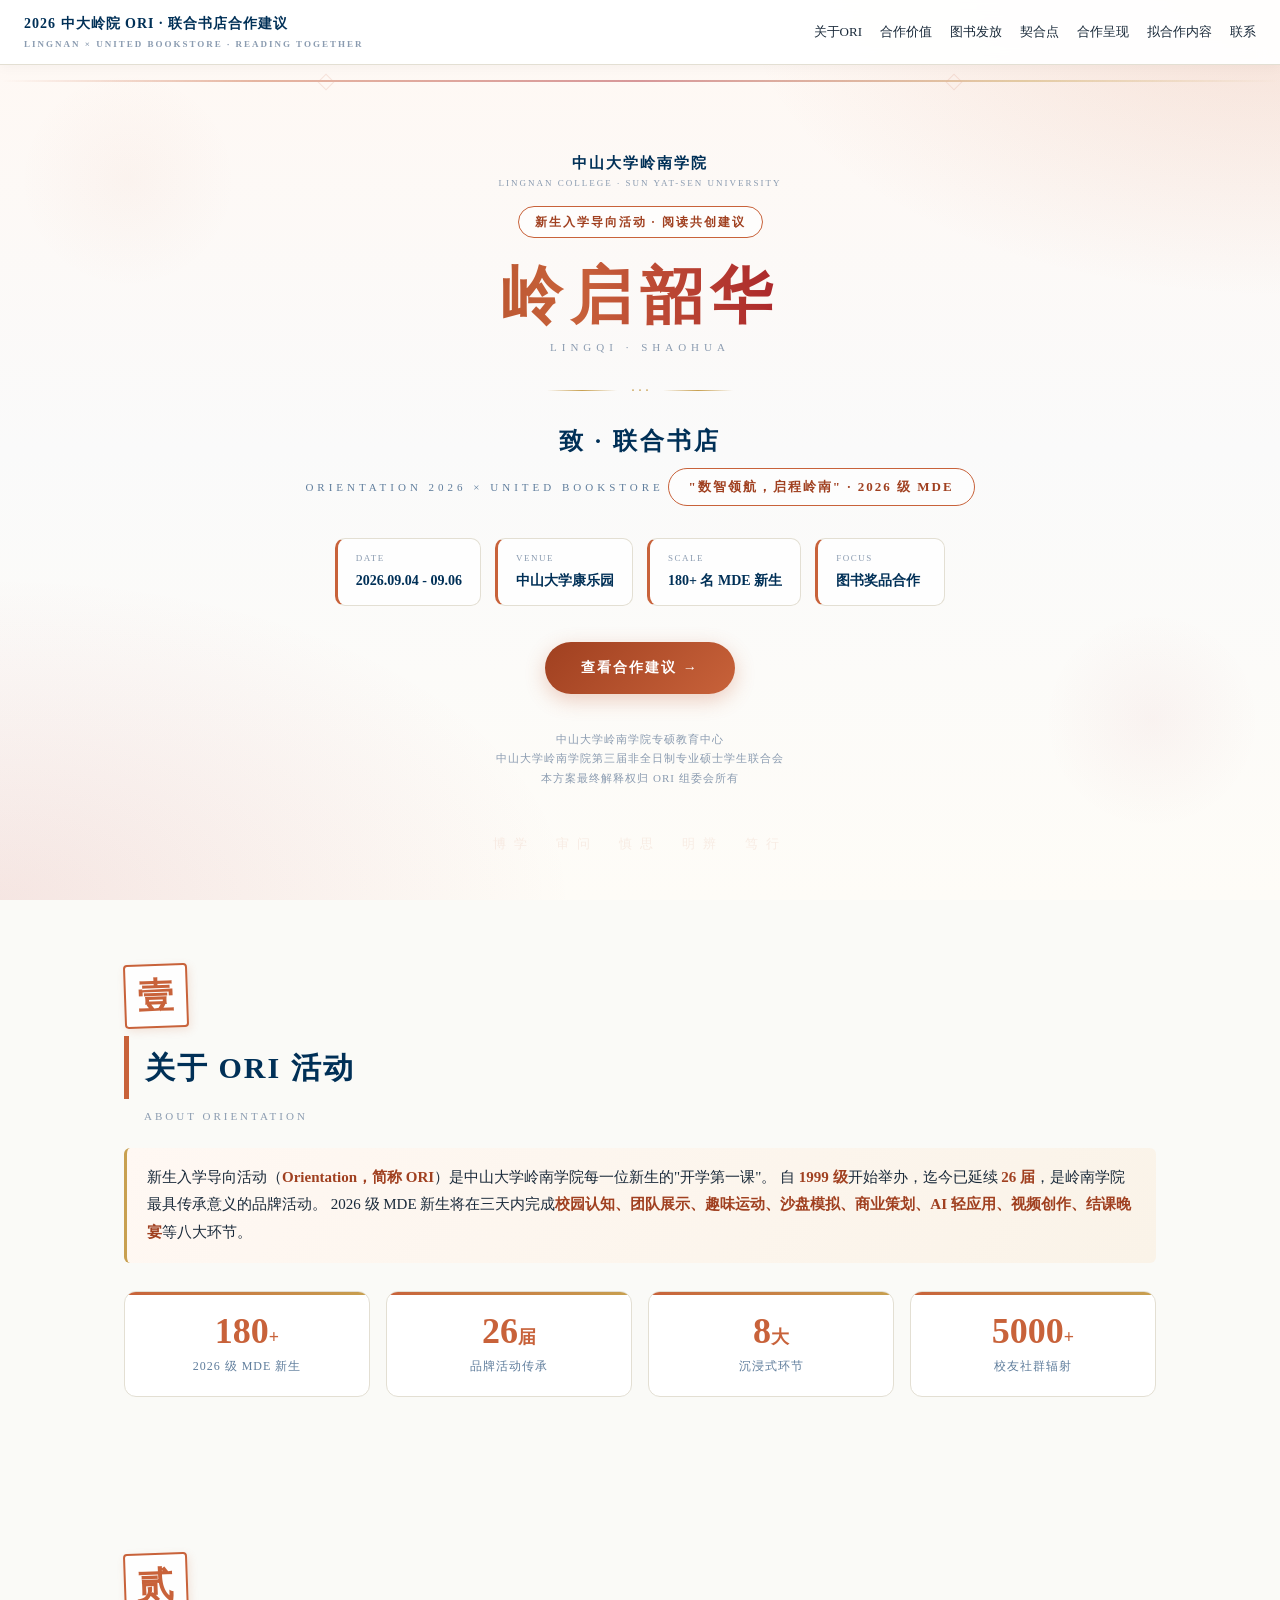
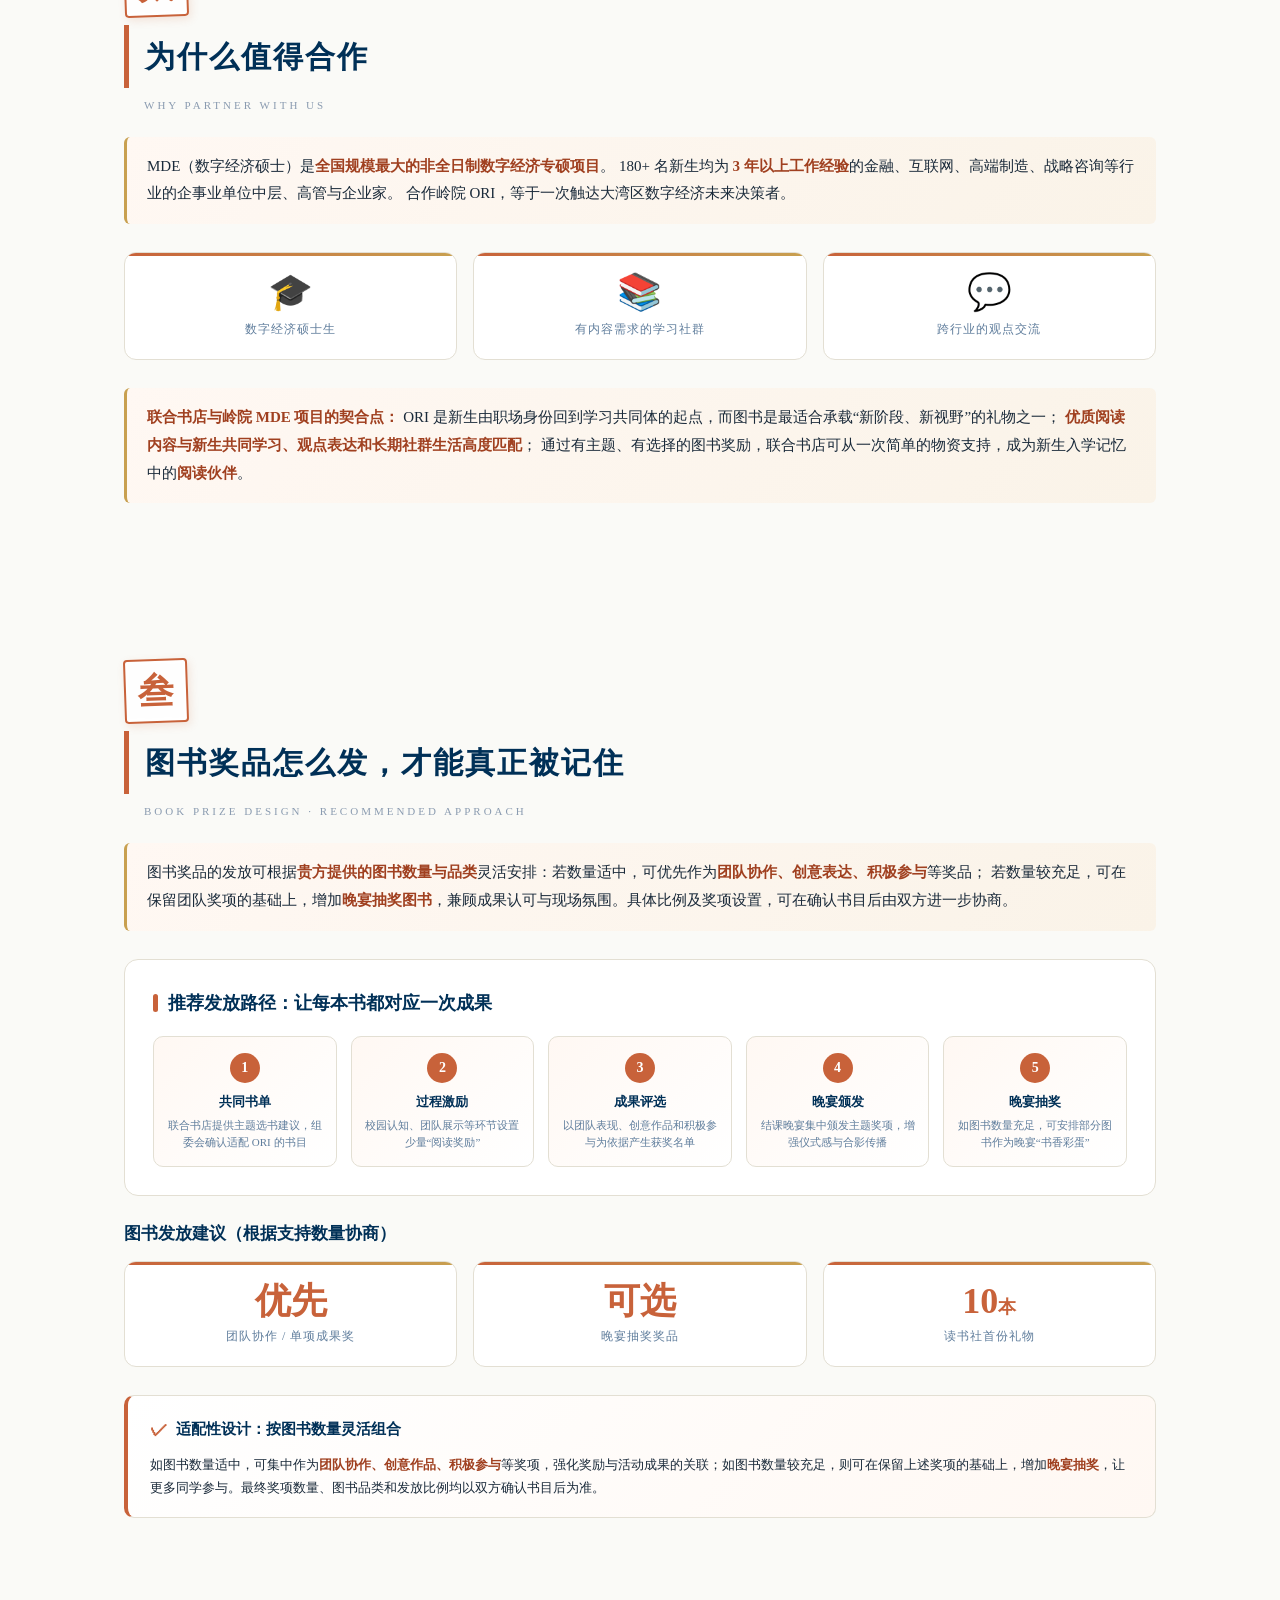
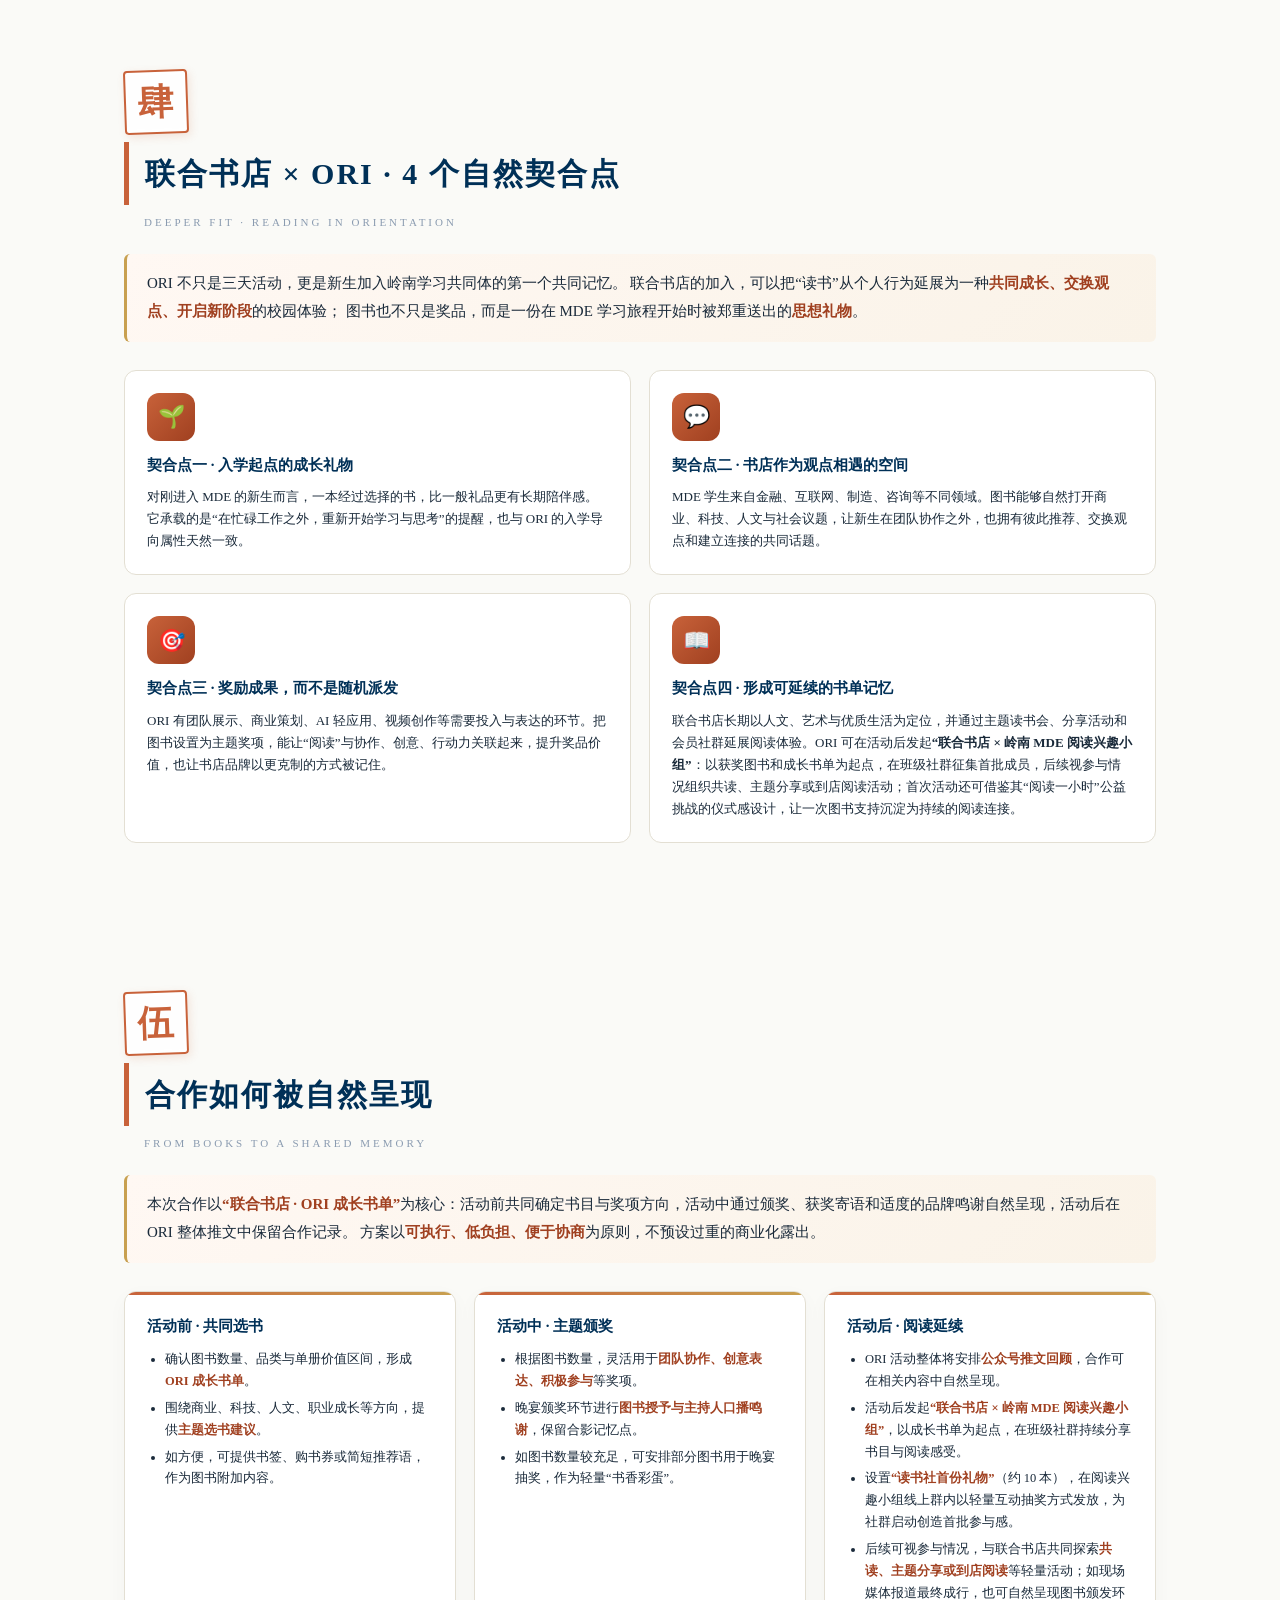
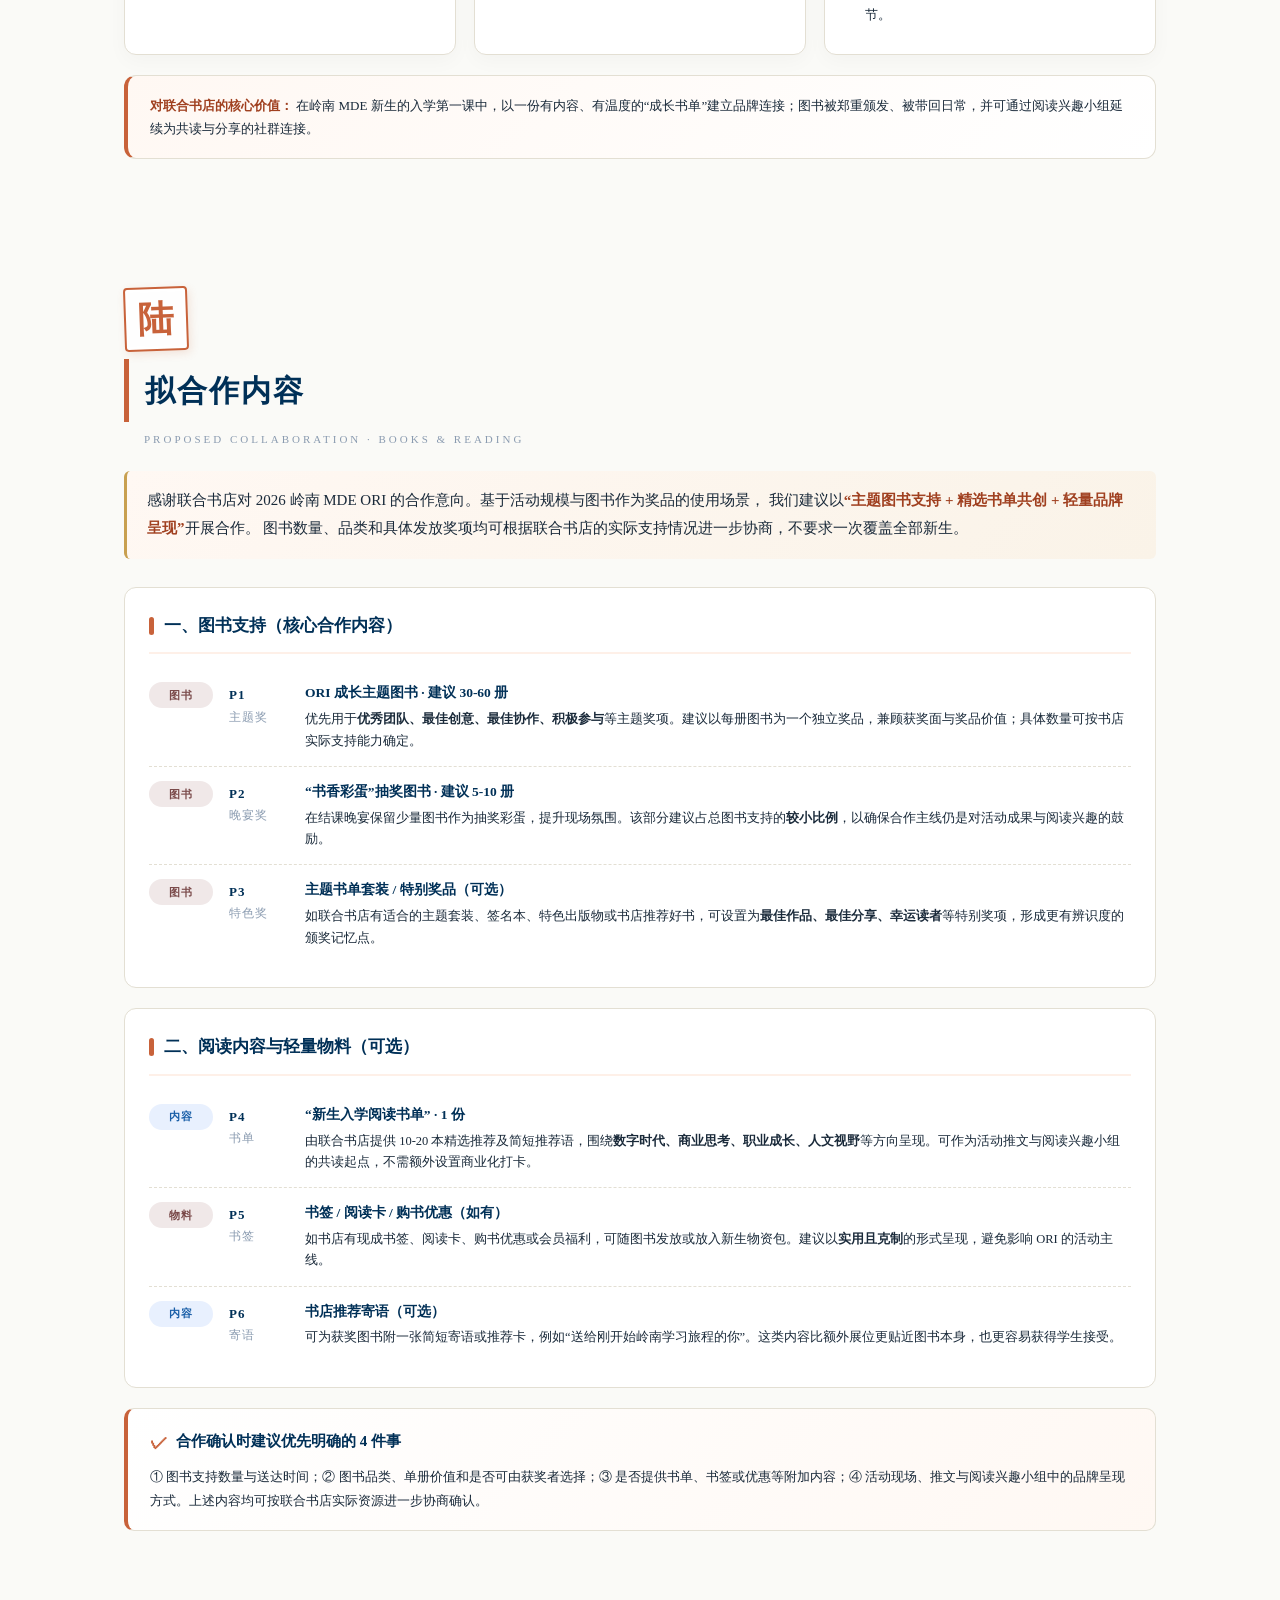
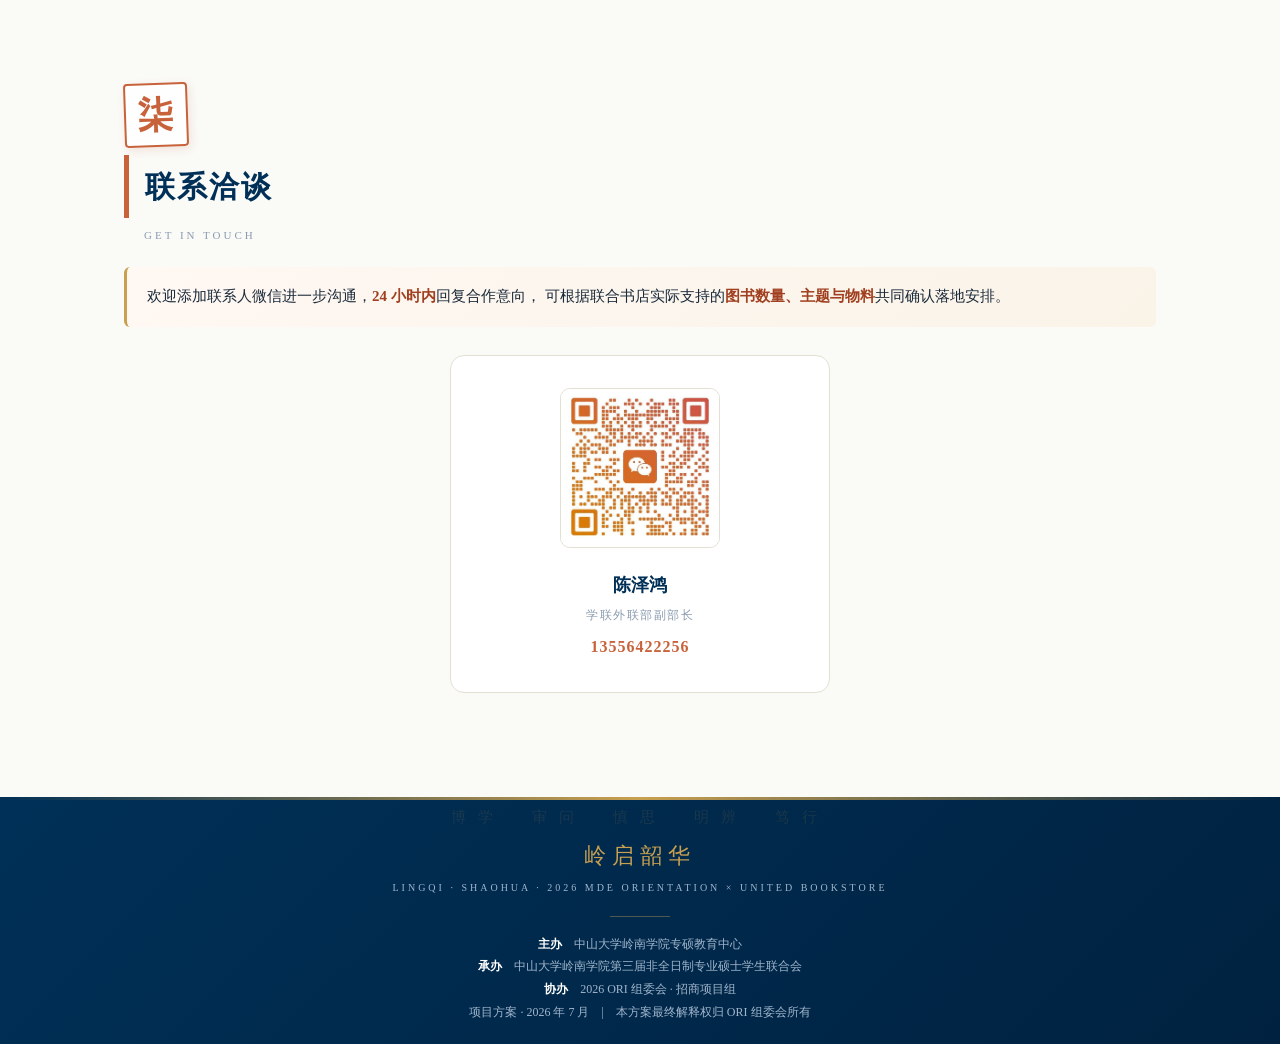
<file: index.html>
<!DOCTYPE html>
<html lang="zh-CN">
<head>
<meta charset="UTF-8">
<meta name="viewport" content="width=device-width, initial-scale=1.0">
<title>2026 中大岭院 MDE 新生 ORI · 联合书店合作建议</title>
<style>
*{margin:0;padding:0;box-sizing:border-box}
:root{
  --pony:#c8623a;
  --pony-deep:#a04020;
  --pony-light:#fef0e8;
  --sysu-red:#a8202a;
  --navy:#003057;
  --gold:#c8a050;
  --bg:#fafaf7;
  --card:#ffffff;
  --border:#e3dfd3;
  --text:#1a2a3a;
  --light:#5f7d9c;
  --muted:#8a9bb0;
}
html{scroll-behavior:smooth}
body{
  font-family:"PingFang SC","Microsoft YaHei","Hiragino Sans GB",serif;
  line-height:1.7;color:var(--text);background:var(--bg);
  -webkit-font-smoothing:antialiased;font-size:15px;
}
.nav{
  position:fixed;top:0;left:0;right:0;z-index:100;
  background:rgba(255,255,255,0.95);backdrop-filter:blur(10px);
  border-bottom:1px solid var(--border);padding:12px 24px;
  display:flex;align-items:center;justify-content:space-between;
  box-shadow:0 2px 12px rgba(0,0,0,0.04);
}
.nav .brand{font-size:14px;font-weight:700;color:var(--navy);letter-spacing:1px;}
.nav .brand small{display:block;font-size:9px;color:var(--muted);letter-spacing:2px;margin-top:1px;}
.nav-menu{display:flex;gap:18px;flex-wrap:wrap;}
.nav-menu a{font-size:13px;color:var(--text);text-decoration:none;font-weight:500;transition:color 0.2s;}
.nav-menu a:hover{color:var(--pony);}
.cover{
  min-height:100vh;position:relative;overflow:hidden;
  background:
    radial-gradient(ellipse 70% 55% at 100% 0%,rgba(200,98,58,0.16) 0%,transparent 60%),
    radial-gradient(ellipse 75% 60% at 0% 100%,rgba(168,32,42,0.10) 0%,transparent 60%),
    linear-gradient(180deg,#fff8f3 0%,#fafafa 50%,#fefcf7 100%);
  display:flex;align-items:center;justify-content:center;
  padding:100px 24px 60px;text-align:center;
}
.cover::before{
  content:"";position:absolute;top:0;left:0;right:0;bottom:0;pointer-events:none;
  background-image:radial-gradient(circle at 10% 20%,rgba(200,98,58,0.04) 0%,transparent 8%),
                   radial-gradient(circle at 90% 80%,rgba(168,32,42,0.04) 0%,transparent 8%);
}
.cover::after{
  content:"博学　审问　慎思　明辨　笃行";
  position:absolute;bottom:5%;left:50%;transform:translateX(-50%);
  font-family:"STKaiti","KaiTi","楷体",serif;font-size:13px;letter-spacing:8px;
  color:rgba(200,98,58,0.10);white-space:nowrap;pointer-events:none;z-index:0;
}
.cover-deco-top{
  position:absolute;top:80px;left:0;right:0;height:2px;pointer-events:none;z-index:0;
  background:linear-gradient(90deg,transparent 0%,var(--pony) 20%,var(--sysu-red) 50%,var(--gold) 80%,transparent 100%);
  opacity:0.45;
}
.cover-deco-top::before,.cover-deco-top::after{
  content:"";position:absolute;top:-4px;width:10px;height:10px;
  border:1.5px solid var(--pony);transform:rotate(45deg);opacity:0.3;
}
.cover-deco-top::before{left:25%;}
.cover-deco-top::after{right:25%;}
.cover-inner{position:relative;z-index:1;max-width:760px;}
.cover .sysu{display:flex;align-items:center;justify-content:center;gap:10px;margin-bottom:14px;}
.cover .sysu img{height:36px;}
.cover .sysu .cn{font-size:15px;font-weight:700;color:var(--navy);letter-spacing:2px;}
.cover .sysu .en{font-size:9px;color:var(--muted);letter-spacing:2px;}
.cover-top-tag{
  display:inline-block;padding:5px 16px;border:1px solid var(--pony);
  border-radius:20px;font-size:12px;color:var(--pony-deep);
  letter-spacing:2px;font-weight:600;background:rgba(255,255,255,0.7);margin-bottom:24px;
}
.cover h1{
  font-family:"STKaiti","KaiTi","楷体",serif;
  font-size:62px;font-weight:700;letter-spacing:8px;line-height:1.1;
  background:linear-gradient(90deg,var(--pony-deep) 0%,var(--pony) 40%,var(--sysu-red) 75%,var(--gold) 100%);
  -webkit-background-clip:text;-webkit-text-fill-color:transparent;background-clip:text;
  margin-bottom:8px;
}
.cover .h1-en{font-size:11px;letter-spacing:5px;color:var(--muted);margin-bottom:22px;}
.cover-divider{display:flex;align-items:center;justify-content:center;gap:14px;margin:18px 0;}
.cover-divider::before,.cover-divider::after{
  content:"";width:70px;height:1px;
  background:linear-gradient(90deg,transparent,var(--gold),transparent);
}
.cover-divider span{color:var(--gold);font-size:14px;}
.cover h2{font-size:24px;font-weight:700;color:var(--navy);letter-spacing:3px;margin-bottom:6px;}
.cover h2-en{font-size:11px;letter-spacing:4px;color:var(--light);margin-bottom:18px;}
.cover .theme{
  display:inline-block;padding:7px 20px;border:1.5px solid var(--pony);
  border-radius:24px;font-size:13px;letter-spacing:2px;
  color:var(--pony-deep);font-weight:700;background:rgba(255,255,255,0.6);margin-bottom:32px;
}
.cover-info{display:flex;flex-wrap:wrap;justify-content:center;gap:14px;margin-bottom:36px;}
.cover-info .card{
  background:rgba(255,255,255,0.8);border:0.5px solid var(--border);
  border-left:3px solid var(--pony);
  border-radius:10px;padding:12px 18px;min-width:130px;text-align:left;
}
.cover-info .lbl{font-size:9px;color:var(--muted);letter-spacing:1.5px;margin-bottom:3px;}
.cover-info .val{font-size:14px;font-weight:700;color:var(--navy);}
.cover-cta{
  display:inline-block;padding:14px 36px;border-radius:30px;
  background:linear-gradient(135deg,var(--pony-deep),var(--pony));
  color:#fff;text-decoration:none;font-size:14px;font-weight:700;letter-spacing:2px;
  box-shadow:0 6px 20px rgba(200,98,58,0.3);transition:all 0.25s;
}
.cover-cta:hover{transform:translateY(-2px);box-shadow:0 10px 28px rgba(200,98,58,0.4);}
.cover-foot{margin-top:36px;font-size:11px;color:var(--muted);letter-spacing:1px;line-height:1.8;}
section{padding:64px 24px;max-width:1080px;margin:0 auto;}
.section-num{
  display:inline-flex;align-items:center;justify-content:center;
  width:64px;height:64px;border:2.5px solid var(--pony);
  font-family:"STKaiti","KaiTi","楷体",serif;font-size:36px;
  color:var(--pony);font-weight:700;line-height:1;
  background:rgba(255,255,255,0.85);border-radius:4px;
  transform:rotate(-2deg);margin-bottom:8px;position:relative;
  box-shadow:2px 3px 8px rgba(200,98,58,0.15),inset 0 0 0 3px rgba(255,255,255,0.9);
  transition:transform 0.3s;
}
.section-num:hover{transform:rotate(2deg) scale(1.05);}
.section-title{
  font-size:30px;font-weight:800;color:var(--navy);
  border-left:5px solid var(--pony);padding:6px 0 6px 16px;margin-bottom:8px;
  font-family:"STKaiti",serif;letter-spacing:2px;
}
.section-title-en{font-size:11px;color:var(--muted);letter-spacing:3px;margin-bottom:22px;padding-left:20px;}
.section-lead{
  font-size:15px;line-height:1.85;color:var(--text);
  background:linear-gradient(135deg,#fff8f3 0%,#faf3e8 100%);
  border-left:3px solid var(--gold);padding:16px 20px;border-radius:6px;margin-bottom:28px;
}
.section-lead strong{color:var(--pony-deep);}
.kpi-row{display:grid;grid-template-columns:repeat(4,1fr);gap:16px;margin-bottom:28px;}
.kpi{
  background:#fff;border:1px solid var(--border);border-radius:12px;
  padding:20px;text-align:center;transition:all 0.25s;
  position:relative;overflow:hidden;
}
.kpi::before{
  content:"";position:absolute;top:0;left:0;right:0;height:3px;
  background:linear-gradient(90deg,var(--pony),var(--gold));
}
.kpi:hover{
  transform:translateY(-4px);
  box-shadow:0 12px 32px rgba(200,98,58,0.10),0 0 0 1px var(--pony) inset;
  border-color:var(--pony);
}
.kpi .num{
  font-family:"STKaiti",serif;font-size:36px;font-weight:700;
  color:var(--pony);line-height:1.1;margin-bottom:4px;
}
.kpi .num small{font-size:18px;}
.kpi .lbl{font-size:12px;color:var(--light);letter-spacing:1px;}
.flow{
  background:#fff;border:1px solid var(--border);border-radius:14px;
  padding:28px;margin-bottom:24px;
}
.flow h3{font-size:18px;color:var(--navy);margin-bottom:18px;display:flex;align-items:center;gap:10px;}
.flow h3::before{content:"";width:5px;height:18px;background:var(--pony);border-radius:3px;}
.flow-steps{display:grid;grid-template-columns:repeat(5,1fr);gap:14px;}
.flow-step{
  text-align:center;padding:16px 10px;
  background:linear-gradient(135deg,#fff8f3,#fff);
  border:1px solid var(--border);border-radius:10px;position:relative;
  transition:all 0.3s;
}
.flow-step:hover{
  transform:translateY(-3px);
  box-shadow:0 8px 24px rgba(200,98,58,0.08);
  border-color:var(--pony);
}
.flow-step .step-num{
  display:inline-block;width:30px;height:30px;line-height:30px;
  border-radius:50%;background:var(--pony);color:#fff;
  font-weight:700;font-size:14px;margin-bottom:8px;
}
.flow-step .step-name{font-size:13px;font-weight:700;color:var(--navy);margin-bottom:4px;}
.flow-step .step-desc{font-size:11px;color:var(--light);line-height:1.5;}
.feasibility{
  background:linear-gradient(135deg,#fff,#fff8f3);
  border:1px solid var(--border);border-left:4px solid var(--pony);
  border-radius:10px;padding:18px 22px;margin-bottom:24px;
}
.feasibility h4{font-size:15px;color:var(--navy);margin-bottom:8px;display:flex;align-items:center;gap:8px;}
.feasibility h4::before{content:"✓";color:var(--pony);font-weight:700;font-size:18px;}
.feasibility p{font-size:13px;line-height:1.8;color:var(--text);}
.feasibility p strong{color:var(--pony-deep);}
.fit-grid{display:grid;grid-template-columns:repeat(2,1fr);gap:18px;margin-bottom:20px;}
.fit-card{
  background:#fff;border:1px solid var(--border);border-radius:12px;
  padding:22px;position:relative;transition:all 0.25s;
}
.fit-card:hover{
  border-color:var(--pony);
  box-shadow:0 12px 32px rgba(200,98,58,0.10);
  transform:translateY(-3px);
}
.fit-card .fc-ico{
  width:48px;height:48px;border-radius:12px;
  display:flex;align-items:center;justify-content:center;
  font-size:22px;color:#fff;margin-bottom:12px;
  background:linear-gradient(135deg,var(--pony),var(--pony-deep));
}
.fit-card h4{font-size:15px;font-weight:700;color:var(--navy);margin-bottom:8px;}
.fit-card p{font-size:13px;line-height:1.7;color:var(--text);}
.deliverable-grid{display:grid;grid-template-columns:repeat(3,1fr);gap:18px;margin-bottom:20px;}
.deliverable-card{
  background:#fff;border:1px solid var(--border);border-radius:12px;
  padding:22px;position:relative;overflow:hidden;
  box-shadow:0 6px 20px rgba(0,0,0,0.03);
}
.deliverable-card::before{
  content:"";position:absolute;top:0;left:0;right:0;height:3px;
  background:linear-gradient(90deg,var(--pony),var(--gold));
}
.deliverable-card h4{font-size:15px;color:var(--navy);margin-bottom:10px;}
.deliverable-card ul{padding-left:18px;}
.deliverable-card li{font-size:12.5px;line-height:1.75;margin-bottom:5px;color:var(--text);}
.deliverable-card strong{color:var(--pony-deep);}
.deal-note{
  background:linear-gradient(135deg,#fff8f3,#fff);
  border:1px solid var(--border);border-left:4px solid var(--pony);
  border-radius:12px;padding:18px 22px;margin-top:16px;font-size:13px;line-height:1.8;
}
.deal-note strong{color:var(--pony-deep);}
.sponsor-list{
  background:#fff;border:1px solid var(--border);border-radius:12px;
  padding:24px;margin-bottom:20px;
}
.sponsor-list h3{
  font-size:17px;color:var(--navy);margin-bottom:14px;
  display:flex;align-items:center;gap:10px;
  padding-bottom:12px;border-bottom:2px solid var(--pony-light);
}
.sponsor-list h3::before{content:"";width:5px;height:18px;background:var(--pony);border-radius:3px;}
.sponsor-item{
  display:flex;align-items:flex-start;gap:16px;
  padding:14px 0;border-bottom:1px dashed var(--border);
}
.sponsor-item:last-child{border-bottom:none;}
.sponsor-item .si-tag{
  flex-shrink:0;display:inline-flex;align-items:center;justify-content:center;
  min-width:64px;height:26px;border-radius:13px;
  font-size:11px;font-weight:700;letter-spacing:1px;
}
.sponsor-item .si-tag.tech{background:var(--pony-light);color:var(--pony-deep);}
.sponsor-item .si-tag.goods{background:#f0e8e8;color:#7a4a4a;}
.sponsor-item .si-tag.digital{background:#e8f0fe;color:#1a5fa8;}
.sponsor-item .si-tab{font-size:12px;color:var(--muted);letter-spacing:1px;flex-shrink:0;width:60px;padding-top:2px;}
.sponsor-item .si-tab strong{color:var(--navy);font-size:13px;display:block;}
.sponsor-item .si-body{flex:1;}
.sponsor-item .si-body h5{font-size:13.5px;font-weight:700;color:var(--navy);margin-bottom:4px;}
.sponsor-item .si-body p{font-size:12.5px;line-height:1.7;color:var(--text);}
.rights-table{width:100%;border-collapse:collapse;background:#fff;border-radius:10px;overflow:hidden;
  box-shadow:0 2px 8px rgba(0,0,0,0.05);font-size:12.5px;}
.rights-table th{
  background:linear-gradient(135deg,var(--pony-deep),var(--pony));color:#fff;
  padding:12px 10px;text-align:center;font-size:12.5px;letter-spacing:1.5px;
  border-bottom:2px solid var(--gold);
}
.rights-table td{padding:10px;border-top:1px solid var(--border);text-align:center;vertical-align:middle;}
.rights-table td:first-child{text-align:left;background:#fff8f3;font-weight:600;color:var(--navy);}
.rights-table .check{color:var(--pony);font-weight:700;font-size:16px;}
.rights-table .partial{color:var(--gold);font-size:14px;}
.rights-table tbody tr:nth-child(even){background:rgba(255,248,243,0.5);}
.rights-table tbody tr:nth-child(odd){background:#fff;}
.rights-table tbody tr:hover{background:rgba(200,98,58,0.04) !important;box-shadow:inset 3px 0 0 var(--pony);}
.partners-row{display:grid;grid-template-columns:1fr 1fr;gap:18px;margin-top:8px;}
.partner-card{
  background:#fff;border:1px solid var(--border);border-radius:12px;
  padding:20px;text-align:center;
}
.partner-card h3{font-size:16px;color:var(--navy);margin-bottom:12px;letter-spacing:1px;}
.partner-card img{width:100%;border-radius:8px;background:#fff;}
.contact-card-single{
  background:#fff;border:1px solid var(--border);border-radius:14px;
  padding:32px 24px;text-align:center;max-width:380px;margin:0 auto;
  transition:all 0.25s;
}
.contact-card-single:hover{
  transform:translateY(-4px);
  box-shadow:0 12px 36px rgba(200,98,58,0.10);
  border-color:var(--gold);
}
.contact-card-single img{
  width:160px;height:160px;border-radius:10px;
  border:1px solid var(--border);margin-bottom:14px;object-fit:contain;
}
.contact-card-single .name{font-size:18px;font-weight:700;color:var(--navy);margin-bottom:4px;}
.contact-card-single .role{font-size:12px;color:var(--muted);margin-bottom:8px;letter-spacing:1.5px;}
.contact-card-single .phone{font-size:16px;color:var(--pony);font-weight:700;letter-spacing:1px;}
footer{
  background:linear-gradient(135deg,var(--navy),#002240);
  color:#fff;padding:40px 24px 20px;text-align:center;margin-top:40px;
  position:relative;overflow:hidden;
}
footer::before{
  content:"博学　审问　慎思　明辨　笃行";
  position:absolute;top:8px;left:0;right:0;
  font-family:"STKaiti","KaiTi","楷体",serif;font-size:15px;letter-spacing:12px;
  color:rgba(200,160,80,0.12);white-space:nowrap;pointer-events:none;
}
footer::after{
  content:"";position:absolute;top:0;left:0;right:0;height:3px;
  background:linear-gradient(90deg,transparent,var(--gold),transparent);
}
footer .foot-brand{
  font-family:"STKaiti",serif;font-size:22px;letter-spacing:6px;
  color:var(--gold);margin-bottom:4px;position:relative;z-index:1;
}
footer .foot-en{font-size:10px;color:#a0b5cc;letter-spacing:3px;margin-bottom:20px;position:relative;z-index:1;}
footer .foot-divider{
  width:60px;height:1px;background:var(--gold);margin:0 auto 16px;
  position:relative;z-index:1;opacity:0.4;
}
footer .foot-line{font-size:12px;color:#a0b5cc;line-height:1.9;position:relative;z-index:1;}
footer .foot-line strong{color:#fff;}
.back-top{
  position:fixed;bottom:24px;right:24px;width:42px;height:42px;
  background:var(--pony);color:#fff;border-radius:50%;border:none;
  font-size:18px;cursor:pointer;opacity:0;transition:opacity 0.3s;
  box-shadow:0 4px 14px rgba(200,98,58,0.3);z-index:99;
}
.back-top.show{opacity:1;}
.reveal{
  opacity:0;transform:translateY(32px);
  transition:opacity 0.7s ease,transform 0.7s ease;
}
.reveal.visible{opacity:1;transform:translateY(0);}
.reveal-delay-1{transition-delay:0.1s;}
.reveal-delay-2{transition-delay:0.2s;}
.reveal-delay-3{transition-delay:0.3s;}
.reveal-delay-4{transition-delay:0.4s;}
@media(max-width:768px){
  .nav{padding:10px 16px;}
  .nav-menu{display:none;}
  .cover{padding:90px 16px 40px;}
  .cover h1{font-size:42px;letter-spacing:5px;}
  .cover h2{font-size:18px;letter-spacing:2px;}
  .cover-info .card{min-width:110px;padding:10px 12px;}
  .cover::after{font-size:10px;letter-spacing:4px;bottom:3%;}
  .kpi-row{grid-template-columns:repeat(2,1fr);}
  .flow-steps{grid-template-columns:repeat(2,1fr);}
  .partners-row{grid-template-columns:1fr;}
  .fit-grid{grid-template-columns:1fr;}
  .deliverable-grid{grid-template-columns:1fr;}
  .sponsor-item{flex-direction:column;gap:8px;}
  .sponsor-item .si-tag{align-self:flex-start;}
  .sponsor-item .si-tab{width:auto;}
  .section-title{font-size:22px;}
  .section-num{width:52px;height:52px;font-size:28px;}
  section{padding:48px 16px;}
  .rights-table{font-size:11px;}
  .rights-table th,.rights-table td{padding:8px 6px;}
}
@media print{
  .nav,.back-top,.cover-cta{display:none !important;}
  body{font-size:12px;line-height:1.5;color:#000;background:#fff;}
  .cover{
    min-height:auto;padding:40px 0 20px;background:none;
    text-align:center;page-break-after:always;
  }
  .cover h1{
    font-size:36px;letter-spacing:4px;
    background:none;-webkit-text-fill-color:var(--pony-deep);color:var(--pony-deep);
  }
  .cover h2{font-size:18px;}
  .cover .h1-en,.cover .sysu .en,.cover-top-tag{font-size:10px;}
  .cover::after{font-size:11px;letter-spacing:6px;color:rgba(200,98,58,0.15);}
  .cover-deco-top{display:none;}
  .cover-info{display:flex;flex-wrap:wrap;justify-content:center;gap:10px;}
  .cover-info .card{border:1px solid #ccc;background:#fff;min-width:100px;padding:8px 12px;}
  section{padding:24px 0;max-width:100%;break-inside:avoid;}
  .section-title{font-size:20px;border-left-width:4px;}
  .section-num{width:48px;height:48px;font-size:26px;}
  .kpi,.flow-step,.flow,.partners,.partner-card,.contact-card-single,.sponsor-list,.feasibility,.fit-card{
    break-inside:avoid;box-shadow:none !important;page-break-inside:avoid;
  }
  .kpi-row{grid-template-columns:repeat(4,1fr);}
  .flow-steps{grid-template-columns:repeat(5,1fr);}
  .fit-grid{grid-template-columns:repeat(2,1fr);}
  .deliverable-grid{grid-template-columns:repeat(3,1fr);}
  .partners-row{grid-template-columns:repeat(2,1fr);}
  .rights-table{font-size:10px;box-shadow:none;}
  .rights-table th{background:var(--pony) !important;-webkit-print-color-adjust:exact;print-color-adjust:exact;}
  .rights-table tr:nth-child(even){background:#fff8f3 !important;-webkit-print-color-adjust:exact;print-color-adjust:exact;}
  footer{
    background:var(--navy) !important;-webkit-print-color-adjust:exact;print-color-adjust:exact;
    color:#fff !important;page-break-before:always;
  }
  .reveal{opacity:1 !important;transform:none !important;}
  @page{margin:1.5cm;}
}
</style>
</head>
<body>

<nav class="nav">
  <div class="brand">
    2026 中大岭院 ORI · 联合书店合作建议
    <small>LINGNAN × UNITED BOOKSTORE · READING TOGETHER</small>
  </div>
  <div class="nav-menu">
    <a href="#about">关于ORI</a>
    <a href="#value">合作价值</a>
    <a href="#award">图书发放</a>
    <a href="#fit">契合点</a>
    <a href="#deliverables">合作呈现</a>
    <a href="#sponsor">拟合作内容</a>
    <a href="#contact">联系</a>
  </div>
</nav>

<div class="cover">
  <div class="cover-deco-top"></div>
  <div class="cover-inner">
    <div class="sysu">
      <div>
        <div class="cn">中山大学岭南学院</div>
        <div class="en">LINGNAN COLLEGE · SUN YAT-SEN UNIVERSITY</div>
      </div>
    </div>

    <div class="cover-top-tag">新生入学导向活动 · 阅读共创建议</div>

    <h1>岭启韶华</h1>
    <div class="h1-en">LINGQI · SHAOHUA</div>

    <div class="cover-divider"><span>· · ·</span></div>

    <h2>致 · 联合书店</h2>
    <h2-en>ORIENTATION 2026 × UNITED BOOKSTORE</h2-en>

    <div class="theme">"数智领航，启程岭南" · 2026 级 MDE</div>

    <div class="cover-info">
      <div class="card">
        <div class="lbl">DATE</div>
        <div class="val">2026.09.04 - 09.06</div>
      </div>
      <div class="card">
        <div class="lbl">VENUE</div>
        <div class="val">中山大学康乐园</div>
      </div>
      <div class="card">
        <div class="lbl">SCALE</div>
        <div class="val">180+ 名 MDE 新生</div>
      </div>
      <div class="card">
        <div class="lbl">FOCUS</div>
        <div class="val">图书奖品合作</div>
      </div>
    </div>

    <a href="#sponsor" class="cover-cta">查看合作建议 →</a>

    <div class="cover-foot">
      中山大学岭南学院专硕教育中心<br>
      中山大学岭南学院第三届非全日制专业硕士学生联合会<br>
      本方案最终解释权归 ORI 组委会所有
    </div>
  </div>
</div>

<section id="about" class="reveal">
  <div class="section-num">壹</div>
  <h2 class="section-title">关于 ORI 活动</h2>
  <div class="section-title-en">ABOUT ORIENTATION</div>

  <div class="section-lead reveal reveal-delay-1">
    新生入学导向活动（<strong>Orientation，简称 ORI</strong>）是中山大学岭南学院每一位新生的"开学第一课"。
    自 <strong>1999 级</strong>开始举办，迄今已延续 <strong>26 届</strong>，是岭南学院最具传承意义的品牌活动。
    2026 级 MDE 新生将在三天内完成<strong>校园认知、团队展示、趣味运动、沙盘模拟、商业策划、AI 轻应用、视频创作、结课晚宴</strong>等八大环节。
  </div>

  <div class="kpi-row">
    <div class="kpi reveal reveal-delay-1">
      <div class="num">180<small>+</small></div>
      <div class="lbl">2026 级 MDE 新生</div>
    </div>
    <div class="kpi reveal reveal-delay-2">
      <div class="num">26<small>届</small></div>
      <div class="lbl">品牌活动传承</div>
    </div>
    <div class="kpi reveal reveal-delay-3">
      <div class="num">8<small>大</small></div>
      <div class="lbl">沉浸式环节</div>
    </div>
    <div class="kpi reveal reveal-delay-4">
      <div class="num">5000<small>+</small></div>
      <div class="lbl">校友社群辐射</div>
    </div>
  </div>
</section>

<section id="value" class="reveal">
  <div class="section-num">贰</div>
  <h2 class="section-title">为什么值得合作</h2>
  <div class="section-title-en">WHY PARTNER WITH US</div>

  <div class="section-lead">
    MDE（数字经济硕士）是<strong>全国规模最大的非全日制数字经济专硕项目</strong>。
    180+ 名新生均为 <strong>3 年以上工作经验</strong>的金融、互联网、高端制造、战略咨询等行业的企事业单位中层、高管与企业家。
    合作岭院 ORI，等于一次触达大湾区数字经济未来决策者。
  </div>

  <div class="kpi-row" style="grid-template-columns:repeat(3,1fr);">
    <div class="kpi reveal reveal-delay-1">
      <div class="num">🎓</div>
      <div class="lbl" style="margin-top:6px;">数字经济硕士生</div>
    </div>
    <div class="kpi reveal reveal-delay-2">
      <div class="num">📚</div>
      <div class="lbl" style="margin-top:6px;">有内容需求的学习社群</div>
    </div>
    <div class="kpi reveal reveal-delay-3">
      <div class="num">💬</div>
      <div class="lbl" style="margin-top:6px;">跨行业的观点交流</div>
    </div>
  </div>

  <div class="section-lead" style="margin-top:18px;">
    <strong>联合书店与岭院 MDE 项目的契合点：</strong>
    ORI 是新生由职场身份回到学习共同体的起点，而图书是最适合承载“新阶段、新视野”的礼物之一；
    <strong>优质阅读内容与新生共同学习、观点表达和长期社群生活高度匹配</strong>；
    通过有主题、有选择的图书奖励，联合书店可从一次简单的物资支持，成为新生入学记忆中的<strong>阅读伙伴</strong>。
  </div>
</section>

<section id="award" class="reveal">
  <div class="section-num">叁</div>
  <h2 class="section-title">图书奖品怎么发，才能真正被记住</h2>
  <div class="section-title-en">BOOK PRIZE DESIGN · RECOMMENDED APPROACH</div>

  <div class="section-lead">
    图书奖品的发放可根据<strong>贵方提供的图书数量与品类</strong>灵活安排：若数量适中，可优先作为<strong>团队协作、创意表达、积极参与</strong>等奖品；
    若数量较充足，可在保留团队奖项的基础上，增加<strong>晚宴抽奖图书</strong>，兼顾成果认可与现场氛围。具体比例及奖项设置，可在确认书目后由双方进一步协商。
  </div>

  <div class="flow">
    <h3>推荐发放路径：让每本书都对应一次成果</h3>
    <div class="flow-steps">
      <div class="flow-step reveal reveal-delay-1">
        <div class="step-num">1</div>
        <div class="step-name">共同书单</div>
        <div class="step-desc">联合书店提供主题选书建议，组委会确认适配 ORI 的书目</div>
      </div>
      <div class="flow-step reveal reveal-delay-2">
        <div class="step-num">2</div>
        <div class="step-name">过程激励</div>
        <div class="step-desc">校园认知、团队展示等环节设置少量“阅读奖励”</div>
      </div>
      <div class="flow-step reveal reveal-delay-3">
        <div class="step-num">3</div>
        <div class="step-name">成果评选</div>
        <div class="step-desc">以团队表现、创意作品和积极参与为依据产生获奖名单</div>
      </div>
      <div class="flow-step reveal reveal-delay-4">
        <div class="step-num">4</div>
        <div class="step-name">晚宴颁发</div>
        <div class="step-desc">结课晚宴集中颁发主题奖项，增强仪式感与合影传播</div>
      </div>
      <div class="flow-step reveal reveal-delay-1">
        <div class="step-num">5</div>
        <div class="step-name">晚宴抽奖</div>
        <div class="step-desc">如图书数量充足，可安排部分图书作为晚宴“书香彩蛋”</div>
      </div>
    </div>
  </div>

  <h3 style="font-size:17px;color:var(--navy);margin:20px 0 12px;">图书发放建议（根据支持数量协商）</h3>
  <div class="kpi-row" style="grid-template-columns:repeat(3,1fr);">
    <div class="kpi">
      <div class="num">优先</div>
      <div class="lbl">团队协作 / 单项成果奖</div>
    </div>
    <div class="kpi">
      <div class="num">可选</div>
      <div class="lbl">晚宴抽奖奖品</div>
    </div>
    <div class="kpi">
      <div class="num">10<small>本</small></div>
      <div class="lbl">读书社首份礼物</div>
    </div>
  </div>

  <div class="feasibility reveal reveal-delay-2">
    <h4>适配性设计：按图书数量灵活组合</h4>
    <p>如图书数量适中，可集中作为<strong>团队协作、创意作品、积极参与</strong>等奖项，强化奖励与活动成果的关联；如图书数量较充足，则可在保留上述奖项的基础上，增加<strong>晚宴抽奖</strong>，让更多同学参与。最终奖项数量、图书品类和发放比例均以双方确认书目后为准。</p>
  </div>
</section>

<section id="fit" class="reveal">
  <div class="section-num">肆</div>
  <h2 class="section-title">联合书店 × ORI · 4 个自然契合点</h2>
  <div class="section-title-en">DEEPER FIT · READING IN ORIENTATION</div>

  <div class="section-lead">
    ORI 不只是三天活动，更是新生加入岭南学习共同体的第一个共同记忆。
    联合书店的加入，可以把“读书”从个人行为延展为一种<strong>共同成长、交换观点、开启新阶段</strong>的校园体验；
    图书也不只是奖品，而是一份在 MDE 学习旅程开始时被郑重送出的<strong>思想礼物</strong>。
  </div>

  <div class="fit-grid">
    <div class="fit-card reveal reveal-delay-1">
      <div class="fc-ico">🌱</div>
      <h4>契合点一 · 入学起点的成长礼物</h4>
      <p>对刚进入 MDE 的新生而言，一本经过选择的书，比一般礼品更有长期陪伴感。它承载的是“在忙碌工作之外，重新开始学习与思考”的提醒，也与 ORI 的入学导向属性天然一致。</p>
    </div>

    <div class="fit-card reveal reveal-delay-2">
      <div class="fc-ico">💬</div>
      <h4>契合点二 · 书店作为观点相遇的空间</h4>
      <p>MDE 学生来自金融、互联网、制造、咨询等不同领域。图书能够自然打开商业、科技、人文与社会议题，让新生在团队协作之外，也拥有彼此推荐、交换观点和建立连接的共同话题。</p>
    </div>

    <div class="fit-card reveal reveal-delay-3">
      <div class="fc-ico">🎯</div>
      <h4>契合点三 · 奖励成果，而不是随机派发</h4>
      <p>ORI 有团队展示、商业策划、AI 轻应用、视频创作等需要投入与表达的环节。把图书设置为主题奖项，能让“阅读”与协作、创意、行动力关联起来，提升奖品价值，也让书店品牌以更克制的方式被记住。</p>
    </div>

    <div class="fit-card reveal reveal-delay-4">
      <div class="fc-ico">📖</div>
      <h4>契合点四 · 形成可延续的书单记忆</h4>
      <p>联合书店长期以人文、艺术与优质生活为定位，并通过主题读书会、分享活动和会员社群延展阅读体验。ORI 可在活动后发起<strong>“联合书店 × 岭南 MDE 阅读兴趣小组”</strong>：以获奖图书和成长书单为起点，在班级社群征集首批成员，后续视参与情况组织共读、主题分享或到店阅读活动；首次活动还可借鉴其“阅读一小时”公益挑战的仪式感设计，让一次图书支持沉淀为持续的阅读连接。</p>
    </div>
  </div>
</section>

<section id="deliverables" class="reveal">
  <div class="section-num">伍</div>
  <h2 class="section-title">合作如何被自然呈现</h2>
  <div class="section-title-en">FROM BOOKS TO A SHARED MEMORY</div>

  <div class="section-lead">
    本次合作以<strong>“联合书店 · ORI 成长书单”</strong>为核心：活动前共同确定书目与奖项方向，活动中通过颁奖、获奖寄语和适度的品牌鸣谢自然呈现，活动后在 ORI 整体推文中保留合作记录。
    方案以<strong>可执行、低负担、便于协商</strong>为原则，不预设过重的商业化露出。
  </div>

  <div class="deliverable-grid">
    <div class="deliverable-card reveal reveal-delay-1">
      <h4>活动前 · 共同选书</h4>
      <ul>
        <li>确认图书数量、品类与单册价值区间，形成<strong>ORI 成长书单</strong>。</li>
        <li>围绕商业、科技、人文、职业成长等方向，提供<strong>主题选书建议</strong>。</li>
        <li>如方便，可提供书签、购书券或简短推荐语，作为图书附加内容。</li>
      </ul>
    </div>

    <div class="deliverable-card reveal reveal-delay-2">
      <h4>活动中 · 主题颁奖</h4>
      <ul>
        <li>根据图书数量，灵活用于<strong>团队协作、创意表达、积极参与</strong>等奖项。</li>
        <li>晚宴颁奖环节进行<strong>图书授予与主持人口播鸣谢</strong>，保留合影记忆点。</li>
        <li>如图书数量较充足，可安排部分图书用于晚宴抽奖，作为轻量“书香彩蛋”。</li>
      </ul>
    </div>

    <div class="deliverable-card reveal reveal-delay-3">
      <h4>活动后 · 阅读延续</h4>
      <ul>
        <li>ORI 活动整体将安排<strong>公众号推文回顾</strong>，合作可在相关内容中自然呈现。</li>
        <li>活动后发起<strong>“联合书店 × 岭南 MDE 阅读兴趣小组”</strong>，以成长书单为起点，在班级社群持续分享书目与阅读感受。</li>
        <li>设置<strong>“读书社首份礼物”</strong>（约 10 本），在阅读兴趣小组线上群内以轻量互动抽奖方式发放，为社群启动创造首批参与感。</li>
        <li>后续可视参与情况，与联合书店共同探索<strong>共读、主题分享或到店阅读</strong>等轻量活动；如现场媒体报道最终成行，也可自然呈现图书颁发环节。</li>
      </ul>
    </div>
  </div>

  <div class="deal-note reveal reveal-delay-4">
    <strong>对联合书店的核心价值：</strong>
    在岭南 MDE 新生的入学第一课中，以一份有内容、有温度的“成长书单”建立品牌连接；图书被郑重颁发、被带回日常，并可通过阅读兴趣小组延续为共读与分享的社群连接。
  </div>
</section>

<section id="sponsor" class="reveal">
  <div class="section-num">陆</div>
  <h2 class="section-title">拟合作内容</h2>
  <div class="section-title-en">PROPOSED COLLABORATION · BOOKS &amp; READING</div>

  <div class="section-lead">
    感谢联合书店对 2026 岭南 MDE ORI 的合作意向。基于活动规模与图书作为奖品的使用场景，
    我们建议以<strong>“主题图书支持 + 精选书单共创 + 轻量品牌呈现”</strong>开展合作。
    图书数量、品类和具体发放奖项均可根据联合书店的实际支持情况进一步协商，不要求一次覆盖全部新生。
  </div>

  <div class="sponsor-list reveal reveal-delay-1">
    <h3>一、图书支持（核心合作内容）</h3>

    <div class="sponsor-item">
      <span class="si-tag goods">图书</span>
      <div class="si-tab"><strong>P1</strong>主题奖</div>
      <div class="si-body">
        <h5>ORI 成长主题图书 · 建议 30-60 册</h5>
        <p>优先用于<strong>优秀团队、最佳创意、最佳协作、积极参与</strong>等主题奖项。建议以每册图书为一个独立奖品，兼顾获奖面与奖品价值；具体数量可按书店实际支持能力确定。</p>
      </div>
    </div>

    <div class="sponsor-item">
      <span class="si-tag goods">图书</span>
      <div class="si-tab"><strong>P2</strong>晚宴奖</div>
      <div class="si-body">
        <h5>“书香彩蛋”抽奖图书 · 建议 5-10 册</h5>
        <p>在结课晚宴保留少量图书作为抽奖彩蛋，提升现场氛围。该部分建议占总图书支持的<strong>较小比例</strong>，以确保合作主线仍是对活动成果与阅读兴趣的鼓励。</p>
      </div>
    </div>

    <div class="sponsor-item">
      <span class="si-tag goods">图书</span>
      <div class="si-tab"><strong>P3</strong>特色奖</div>
      <div class="si-body">
        <h5>主题书单套装 / 特别奖品（可选）</h5>
        <p>如联合书店有适合的主题套装、签名本、特色出版物或书店推荐好书，可设置为<strong>最佳作品、最佳分享、幸运读者</strong>等特别奖项，形成更有辨识度的颁奖记忆点。</p>
      </div>
    </div>
  </div>

  <div class="sponsor-list reveal reveal-delay-2">
    <h3>二、阅读内容与轻量物料（可选）</h3>

    <div class="sponsor-item">
      <span class="si-tag digital">内容</span>
      <div class="si-tab"><strong>P4</strong>书单</div>
      <div class="si-body">
        <h5>“新生入学阅读书单” · 1 份</h5>
        <p>由联合书店提供 10-20 本精选推荐及简短推荐语，围绕<strong>数字时代、商业思考、职业成长、人文视野</strong>等方向呈现。可作为活动推文与阅读兴趣小组的共读起点，不需额外设置商业化打卡。</p>
      </div>
    </div>

    <div class="sponsor-item">
      <span class="si-tag goods">物料</span>
      <div class="si-tab"><strong>P5</strong>书签</div>
      <div class="si-body">
        <h5>书签 / 阅读卡 / 购书优惠（如有）</h5>
        <p>如书店有现成书签、阅读卡、购书优惠或会员福利，可随图书发放或放入新生物资包。建议以<strong>实用且克制</strong>的形式呈现，避免影响 ORI 的活动主线。</p>
      </div>
    </div>

    <div class="sponsor-item">
      <span class="si-tag digital">内容</span>
      <div class="si-tab"><strong>P6</strong>寄语</div>
      <div class="si-body">
        <h5>书店推荐寄语（可选）</h5>
        <p>可为获奖图书附一张简短寄语或推荐卡，例如“送给刚开始岭南学习旅程的你”。这类内容比额外展位更贴近图书本身，也更容易获得学生接受。</p>
      </div>
    </div>
  </div>

  <div class="feasibility reveal reveal-delay-4">
    <h4>合作确认时建议优先明确的 4 件事</h4>
    <p>① 图书支持数量与送达时间；② 图书品类、单册价值和是否可由获奖者选择；③ 是否提供书单、书签或优惠等附加内容；④ 活动现场、推文与阅读兴趣小组中的品牌呈现方式。上述内容均可按联合书店实际资源进一步协商确认。</p>
  </div>
</section>

<section id="contact" class="reveal">
  <div class="section-num">柒</div>
  <h2 class="section-title">联系洽谈</h2>
  <div class="section-title-en">GET IN TOUCH</div>

  <div class="section-lead">
    欢迎添加联系人微信进一步沟通，<strong>24 小时内</strong>回复合作意向，
    可根据联合书店实际支持的<strong>图书数量、主题与物料</strong>共同确认落地安排。
  </div>

  <div class="contact-card-single reveal reveal-delay-1">
    <img src="assets/chen-zehong-qr.jpg" alt="陈泽鸿微信二维码">
    <div class="name">陈泽鸿</div>
    <div class="role">学联外联部副部长</div>
    <div class="phone">13556422256</div>
  </div>
</section>

<footer>
  <div class="foot-brand">岭启韶华</div>
  <div class="foot-en">LINGQI · SHAOHUA · 2026 MDE ORIENTATION × UNITED BOOKSTORE</div>
  <div class="foot-divider"></div>
  <div class="foot-line">
    <strong>主办</strong>　中山大学岭南学院专硕教育中心<br>
    <strong>承办</strong>　中山大学岭南学院第三届非全日制专业硕士学生联合会<br>
    <strong>协办</strong>　2026 ORI 组委会 · 招商项目组<br>
    项目方案 · 2026 年 7 月　|　本方案最终解释权归 ORI 组委会所有
  </div>
</footer>

<button class="back-top" onclick="window.scrollTo({top:0,behavior:'smooth'})">↑</button>

<script>
window.addEventListener('scroll',function(){
  var btn=document.querySelector('.back-top');
  if(window.scrollY>400)btn.classList.add('show');else btn.classList.remove('show');
});
(function(){
  var observer=new IntersectionObserver(function(entries){
    entries.forEach(function(e){
      if(e.isIntersecting){e.target.classList.add('visible');observer.unobserve(e.target);}
    });
  },{threshold:0.1,rootMargin:'0px 0px -40px 0px'});
  document.querySelectorAll('.reveal').forEach(function(el){
    observer.observe(el);
  });
})();
</script>

</body>
</html>
</file>
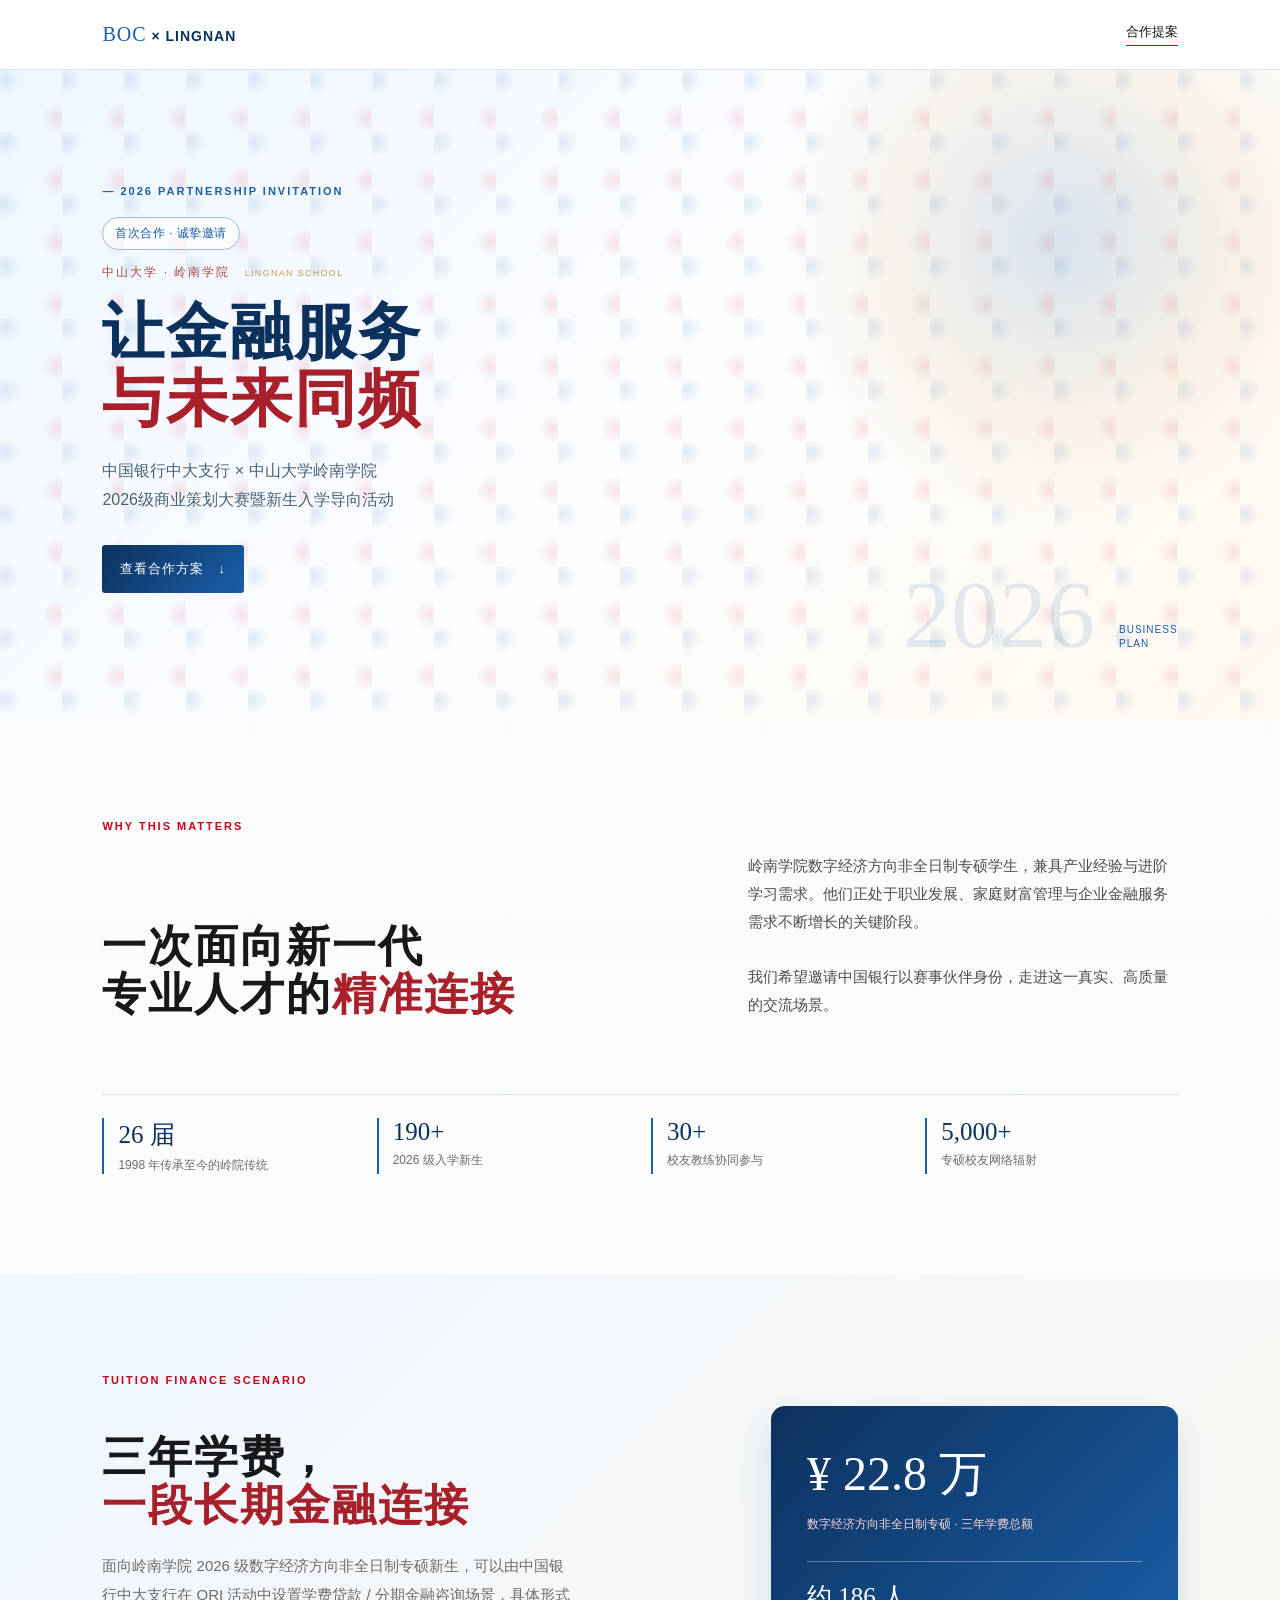
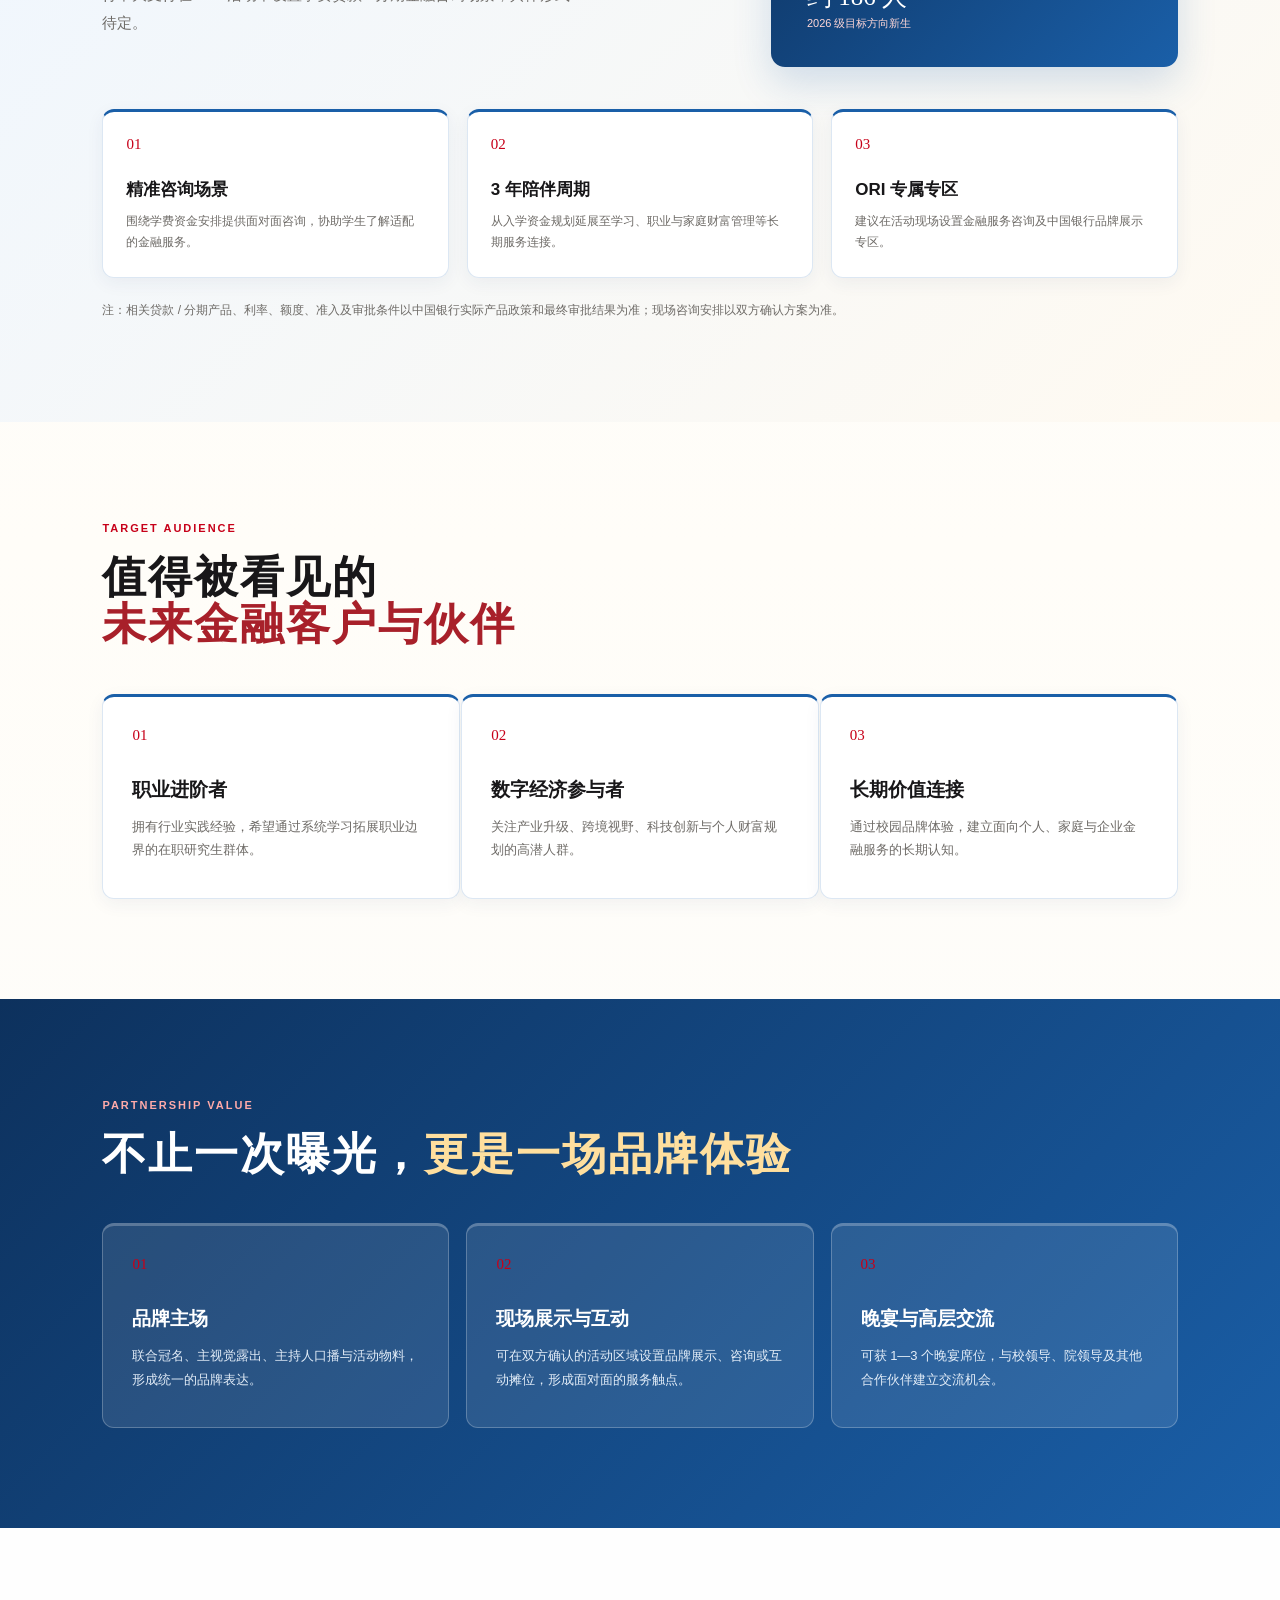
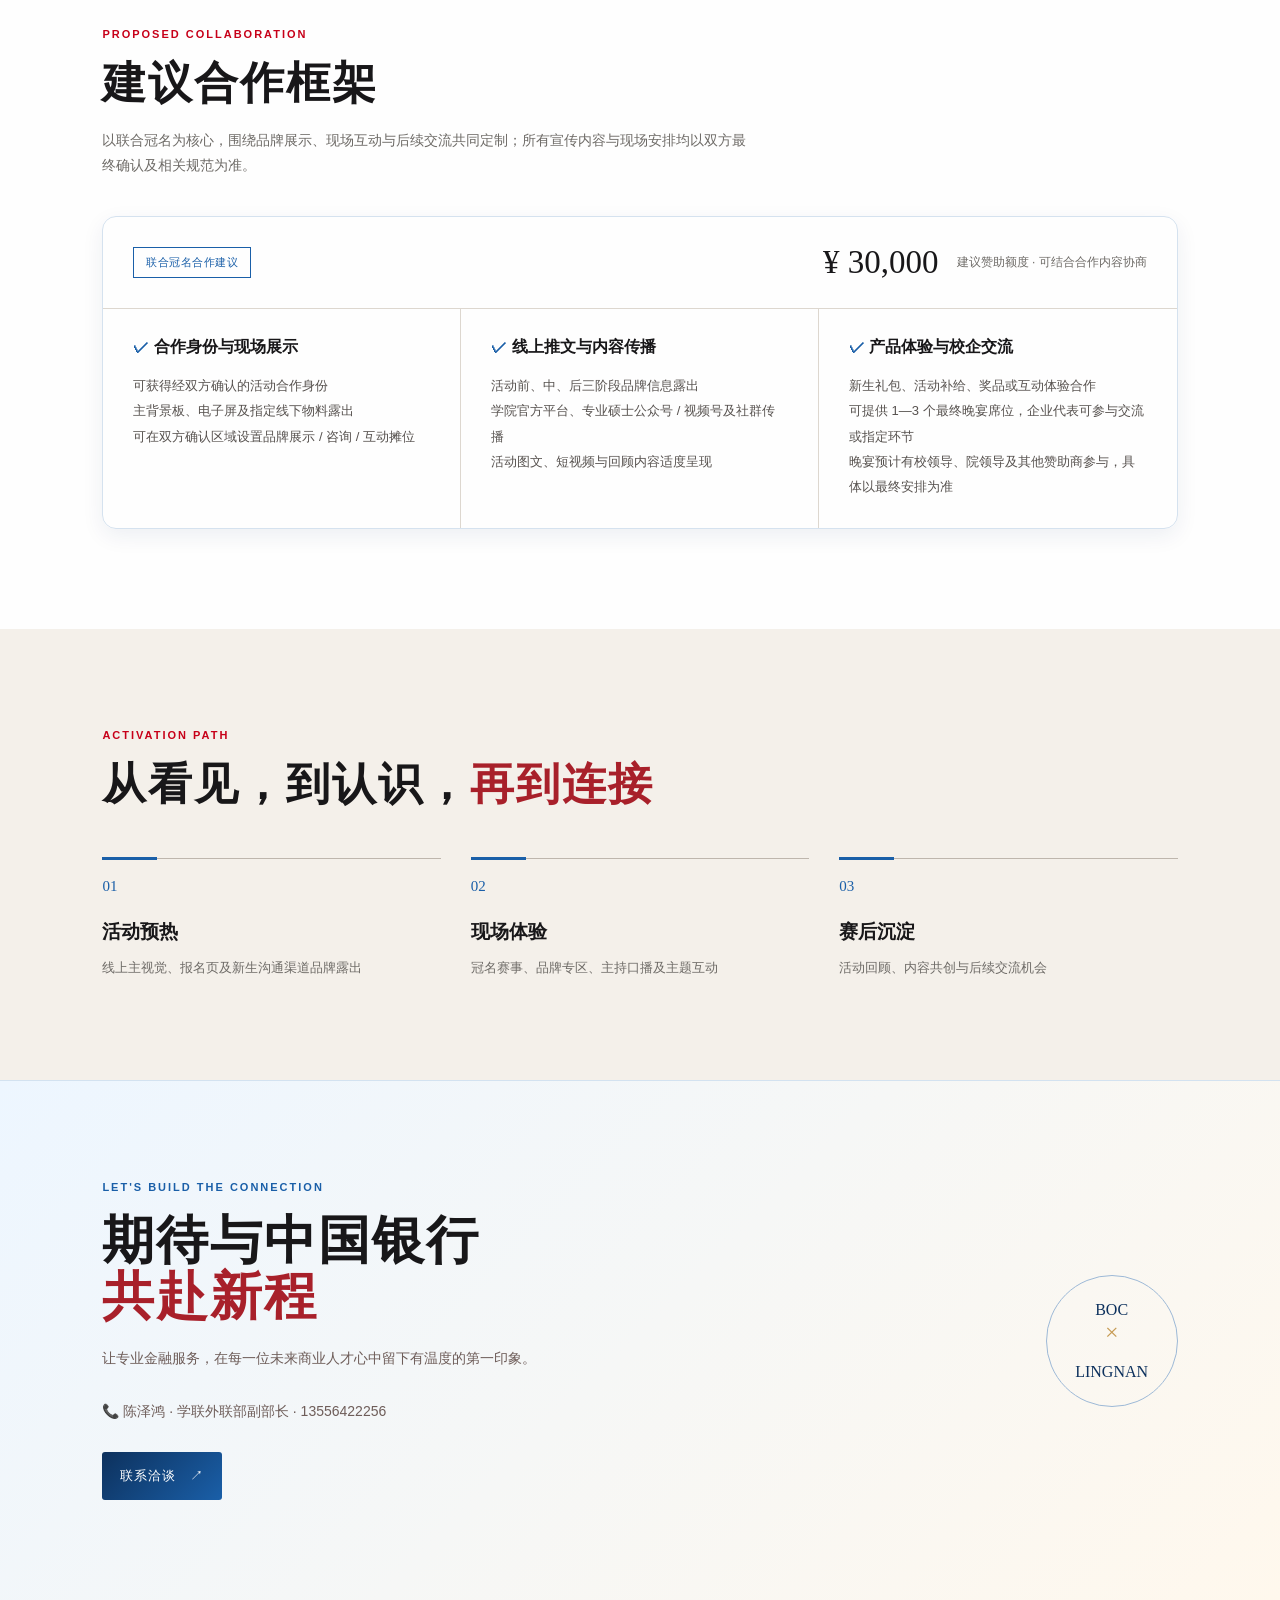
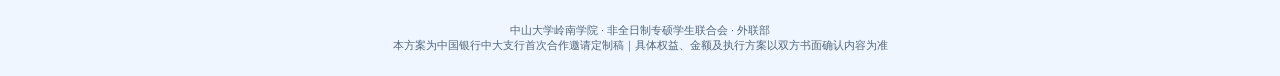
<file: boc-sponsorship/index.html>
<!doctype html><html lang="zh-CN"><head><meta charset="utf-8"><meta name="viewport" content="width=device-width,initial-scale=1"><title>中国银行中大支行 × 中山大学岭南学院｜合作赞助邀请</title><style>
*{box-sizing:border-box}html{scroll-behavior:smooth}body{margin:0;color:#181719;background:#f4f0ea;font-family:Arial,"PingFang SC","Microsoft YaHei",sans-serif}nav{height:70px;background:#fff;padding:0 8%;display:flex;align-items:center;justify-content:space-between}.brand{font-size:14px;font-weight:700;letter-spacing:1px}.brand span{color:#c70019;font:20px Georgia,serif}a{color:inherit;text-decoration:none}nav>a:last-child{font-size:13px;border-bottom:1px solid #c70019;padding-bottom:4px}.hero{height:640px;background:#1b1a1c;color:#fff;position:relative;overflow:hidden}.grid{position:absolute;inset:0;background-image:linear-gradient(#ffffff0a 1px,transparent 1px),linear-gradient(90deg,#ffffff0a 1px,transparent 1px);background-size:62px 62px}.orb{position:absolute;right:-170px;top:-175px;width:710px;height:710px;border-radius:50%;background:radial-gradient(circle,#d40020 0,#860014 38%,transparent 69%)}.hero-copy{position:relative;padding:115px 8%;max-width:800px}.eyebrow,.kicker{font-size:11px;letter-spacing:2px;font-weight:700;color:#c70019;margin:0 0 20px}.eyebrow,.light{color:#ffaaa9}.lingnan-mark{font-size:12px;letter-spacing:2px;color:#f0b5ad;margin:-8px 0 18px}.lingnan-mark span{font-size:9px;letter-spacing:1.3px;margin-left:9px;color:#c98780}.tag,.redtag{display:inline-block;padding:7px 12px;border:1px solid #ffffff88;font-size:12px;letter-spacing:.5px;margin-bottom:22px}h1,h2{font-family:Georgia,"Songti SC",serif;letter-spacing:-1px;margin:0;font-size:62px;line-height:1.08}h1 em,h2 span{font-style:normal;color:#c70019}.hero-copy>p:not(.eyebrow){font-size:16px;line-height:1.8;color:#d4d0d0;margin:24px 0 30px}.button{display:inline-block;background:#c70019;color:#fff;padding:15px 18px;font-size:13px}.year{position:absolute;right:8%;bottom:50px;color:#ffffff24;font:96px Georgia,serif}.year small{display:inline-block;color:#fff;font:10px Arial;letter-spacing:1px;line-height:1.4}.pad{padding:100px 8%}.intro,.proposal{background:#fff}.two{display:grid;grid-template-columns:1.2fr 1fr;gap:12%;align-items:end}.two h2,.audience h2,.value h2,.proposal h2,.timeline h2{font-size:44px}.two>div{font-size:15px;line-height:1.85;color:#504d49}.stats{margin-top:75px;padding-top:23px;border-top:1px solid #ddd7cf;display:grid;grid-template-columns:repeat(3,1fr);gap:22px}.stats div{font-size:12px;color:#6e6b67;border-left:2px solid #c70019;padding-left:14px}.stats b{display:block;color:#181719;font:25px Georgia,serif;margin-bottom:6px}.tuition{background:#fffafa}.tuition-grid{display:grid;grid-template-columns:1.15fr .85fr;gap:11%;align-items:center}.tuition h2{font-size:44px}.tuition-grid>div>p{font-size:15px;line-height:1.9;color:#6e6b67;max-width:470px;margin:23px 0 0}.tuition-number{background:#c70019;color:#fff;padding:36px}.tuition-number b{display:block;font:48px Georgia,serif}.tuition-number span{font-size:12px;line-height:1.7;display:block;margin-top:8px;color:#ffd7d7}.tuition-number hr{border:0;border-top:1px solid #ffffff55;margin:27px 0 18px}.tuition-number strong{font:25px Georgia,serif;display:block}.tuition-number small{font-size:11px;color:#ffd7d7}.loan-points{display:grid;grid-template-columns:repeat(3,1fr);gap:18px;margin-top:42px}.loan-points>div{padding:23px;background:#fff;border-top:2px solid #e6c2bd}.loan-points b{font:15px Georgia,serif;color:#c70019}.loan-points h3{font-size:17px;margin:25px 0 10px}.loan-points p,.fine-print{font-size:12px;line-height:1.8;color:#6e6b67;margin:0}.fine-print{margin-top:22px}.cards{display:grid;grid-template-columns:repeat(3,1fr);gap:17px;margin-top:45px}.cards article{background:#fff;padding:29px;min-height:205px;border-top:3px solid transparent}.cards b,.steps b{font:15px Georgia,serif;color:#c70019}h3{font-size:19px;margin:33px 0 12px}.cards p,.steps p{margin:0;color:#6e6b67;font-size:13px;line-height:1.8}.value{background:#202023;color:#fff}.value h2 span{color:#ff8785}.closing h2 span{color:#c70019}.value .tuition{background:#fffafa}.tuition-grid{display:grid;grid-template-columns:1.15fr .85fr;gap:11%;align-items:center}.tuition h2{font-size:44px}.tuition-grid>div>p{font-size:15px;line-height:1.9;color:#6e6b67;max-width:470px;margin:23px 0 0}.tuition-number{background:#c70019;color:#fff;padding:36px}.tuition-number b{display:block;font:48px Georgia,serif}.tuition-number span{font-size:12px;line-height:1.7;display:block;margin-top:8px;color:#ffd7d7}.tuition-number hr{border:0;border-top:1px solid #ffffff55;margin:27px 0 18px}.tuition-number strong{font:25px Georgia,serif;display:block}.tuition-number small{font-size:11px;color:#ffd7d7}.loan-points{display:grid;grid-template-columns:repeat(3,1fr);gap:18px;margin-top:42px}.loan-points>div{padding:23px;background:#fff;border-top:2px solid #e6c2bd}.loan-points b{font:15px Georgia,serif;color:#c70019}.loan-points h3{font-size:17px;margin:25px 0 10px}.loan-points p,.fine-print{font-size:12px;line-height:1.8;color:#6e6b67;margin:0}.fine-print{margin-top:22px}.cards{gap:1px;background:#ffffff22}.value .cards article{background:#202023}.value .cards p{color:#ccc6c4}.lead{max-width:650px;font-size:14px;color:#6e6b67;line-height:1.8;margin:20px 0 38px}.offer{border:1px solid #ddd7cf}.offer-head{padding:27px 30px;border-bottom:1px solid #ddd7cf;display:flex;gap:18px;align-items:center}.redtag{color:#c70019;border-color:#c70019;margin:0;font-size:11px}.offer strong{font:33px Georgia,serif;margin-left:auto}.offer small{font-size:12px;color:#6e6b67}.rights{display:grid;grid-template-columns:repeat(3,1fr)}.rights>div{padding:28px 30px;border-right:1px solid #ddd7cf}.rights>div:last-child{border:0}.rights h3{font-size:16px;margin:0 0 15px}.rights p{font-size:13px;color:#57524f;line-height:1.95;margin:0}.timeline{background:#f4f0ea}.steps{display:grid;grid-template-columns:repeat(3,1fr);gap:30px;margin-top:50px}.steps>div{border-top:1px solid #beb6ad;padding-top:18px;position:relative}.steps>div:before{content:"";position:absolute;top:-2px;width:55px;height:3px;background:#c70019}.steps h3{margin:24px 0 11px}.closing .light{color:#b3544b}.closing{background:#fff7f4;color:#181719;border-top:1px solid #f0d9d4;padding:100px 8%;display:flex;justify-content:space-between;align-items:center}.closing h2{font-size:52px}.closing>div>p:not(.kicker){font-size:14px;color:#6e5d59;line-height:1.8;margin:21px 0 28px}.white{background:#c70019;color:#fff}.seal{width:132px;height:132px;border:1px solid #d7a39a;border-radius:50%;display:grid;place-content:center;text-align:center;font:16px Georgia,serif;line-height:1.1}.seal i{color:#ffafae;font-size:24px}footer{background:#f4ece8;color:#716865;padding:23px 8%;font-size:11px;text-align:center}@media(max-width:760px){nav,.hero-copy{padding-left:6%;padding-right:6%}.hero{height:590px}.hero-copy{padding-top:88px}.year{display:none}.pad{padding:72px 6%}.two,.stats,.cards,.rights,.steps,.tuition-grid,.loan-points{grid-template-columns:1fr;gap:20px}.tuition h2{font-size:35px}.two h2,.audience h2,.value h2,.proposal h2,.timeline h2{font-size:35px}.stats{margin-top:45px}.offer-head{align-items:flex-start;flex-wrap:wrap}.offer strong{margin:0;width:100%}.rights>div{border-right:0;border-bottom:1px solid #ddd7cf}.closing .light{color:#b3544b}.closing{padding:72px 6%;gap:24px;align-items:flex-start}.closing h2{font-size:40px}.seal{width:92px;height:92px;font-size:12px;flex:none}}
</style><link rel="stylesheet" href="lingnan-refined.css"></head><body><nav><a class="brand" href="#top"><span>BOC</span> × LINGNAN</a><a href="#proposal">合作提案</a></nav><section id="top" class="hero"><div class="grid"></div><div class="orb"></div><div class="hero-copy"><p class="eyebrow">— 2026 PARTNERSHIP INVITATION</p><div class="tag">首次合作 · 诚挚邀请</div><div class="lingnan-mark">中山大学 · 岭南学院 <span>LINGNAN SCHOOL</span></div><h1>让金融服务<br><em>与未来同频</em></h1><p>中国银行中大支行 × 中山大学岭南学院<br>2026级商业策划大赛暨新生入学导向活动</p><a class="button" href="#proposal">查看合作方案　↓</a></div><div class="year">2026 <small>BUSINESS<br>PLAN</small></div></section><section class="intro pad"><p class="kicker">WHY THIS MATTERS</p><div class="two"><h2>一次面向新一代<br>专业人才的<span>精准连接</span></h2><div>岭南学院数字经济方向非全日制专硕学生，兼具产业经验与进阶学习需求。他们正处于职业发展、家庭财富管理与企业金融服务需求不断增长的关键阶段。<br><br>我们希望邀请中国银行以赛事伙伴身份，走进这一真实、高质量的交流场景。</div></div><div class="stats"><div><b>26 届</b>1998 年传承至今的岭院传统</div><div><b>190+</b>2026 级入学新生</div><div><b>30+</b>校友教练协同参与</div><div><b>5,000+</b>专硕校友网络辐射</div></div></section><section class="tuition pad"><p class="kicker">TUITION FINANCE SCENARIO</p><div class="tuition-grid"><div><h2>三年学费，<br><span>一段长期金融连接</span></h2><p>面向岭南学院 2026 级数字经济方向非全日制专硕新生，可以由中国银行中大支行在 ORI 活动中设置学费贷款 / 分期金融咨询场景，具体形式待定。</p></div><div class="tuition-number"><b>¥ 22.8 万</b><span>数字经济方向非全日制专硕 · 三年学费总额</span><hr><strong>约 186 人</strong><small>2026 级目标方向新生</small></div></div><div class="loan-points"><div><b>01</b><h3>精准咨询场景</h3><p>围绕学费资金安排提供面对面咨询，协助学生了解适配的金融服务。</p></div><div><b>02</b><h3>3 年陪伴周期</h3><p>从入学资金规划延展至学习、职业与家庭财富管理等长期服务连接。</p></div><div><b>03</b><h3>ORI 专属专区</h3><p>建议在活动现场设置金融服务咨询及中国银行品牌展示专区。</p></div></div><p class="fine-print">注：相关贷款 / 分期产品、利率、额度、准入及审批条件以中国银行实际产品政策和最终审批结果为准；现场咨询安排以双方确认方案为准。</p></section><section class="audience pad"><p class="kicker">TARGET AUDIENCE</p><h2>值得被看见的<br><span>未来金融客户与伙伴</span></h2><div class="cards"><article><b>01</b><h3>职业进阶者</h3><p>拥有行业实践经验，希望通过系统学习拓展职业边界的在职研究生群体。</p></article><article><b>02</b><h3>数字经济参与者</h3><p>关注产业升级、跨境视野、科技创新与个人财富规划的高潜人群。</p></article><article><b>03</b><h3>长期价值连接</h3><p>通过校园品牌体验，建立面向个人、家庭与企业金融服务的长期认知。</p></article></div></section><section class="value pad"><p class="kicker light">PARTNERSHIP VALUE</p><h2>不止一次曝光，<span>更是一场品牌体验</span></h2><div class="cards"><article><b>01</b><h3>品牌主场</h3><p>联合冠名、主视觉露出、主持人口播与活动物料，形成统一的品牌表达。</p></article><article><b>02</b><h3>现场展示与互动</h3><p>可在双方确认的活动区域设置品牌展示、咨询或互动摊位，形成面对面的服务触点。</p></article><article><b>03</b><h3>晚宴与高层交流</h3><p>可获 1—3 个晚宴席位，与校领导、院领导及其他合作伙伴建立交流机会。</p></article></div></section><section id="proposal" class="proposal pad"><p class="kicker">PROPOSED COLLABORATION</p><h2>建议合作框架</h2><p class="lead">以联合冠名为核心，围绕品牌展示、现场互动与后续交流共同定制；所有宣传内容与现场安排均以双方最终确认及相关规范为准。</p><div class="offer"><div class="offer-head"><span class="redtag">联合冠名合作建议</span><strong>¥ 30,000</strong><small>建议赞助额度 · 可结合合作内容协商</small></div><div class="rights"><div><h3>✓ 合作身份与现场展示</h3><p>可获得经双方确认的活动合作身份<br>主背景板、电子屏及指定线下物料露出<br>可在双方确认区域设置品牌展示 / 咨询 / 互动摊位</p></div><div><h3>✓ 线上推文与内容传播</h3><p>活动前、中、后三阶段品牌信息露出<br>学院官方平台、专业硕士公众号 / 视频号及社群传播<br>活动图文、短视频与回顾内容适度呈现</p></div><div><h3>✓ 产品体验与校企交流</h3><p>新生礼包、活动补给、奖品或互动体验合作<br>可提供 1—3 个最终晚宴席位，企业代表可参与交流或指定环节<br>晚宴预计有校领导、院领导及其他赞助商参与，具体以最终安排为准</p></div></div></div></section><section class="timeline pad"><p class="kicker">ACTIVATION PATH</p><h2>从看见，到认识，<span>再到连接</span></h2><div class="steps"><div><b>01</b><h3>活动预热</h3><p>线上主视觉、报名页及新生沟通渠道品牌露出</p></div><div><b>02</b><h3>现场体验</h3><p>冠名赛事、品牌专区、主持口播及主题互动</p></div><div><b>03</b><h3>赛后沉淀</h3><p>活动回顾、内容共创与后续交流机会</p></div></div></section><section class="closing"><div><p class="kicker light">LET'S BUILD THE CONNECTION</p><h2>期待与中国银行<br><span>共赴新程</span></h2><p>让专业金融服务，在每一位未来商业人才心中留下有温度的第一印象。</p><p>📞 陈泽鸿 · 学联外联部副部长 · 13556422256</p><a class="button white" href="tel:13556422256">联系洽谈　↗</a></div><div class="seal">BOC<br><i>×</i><br>LINGNAN</div></section><footer>中山大学岭南学院 · 非全日制专硕学生联合会 · 外联部<br>本方案为中国银行中大支行首次合作邀请定制稿｜具体权益、金额及执行方案以双方书面确认内容为准</footer></body></html>
</file>
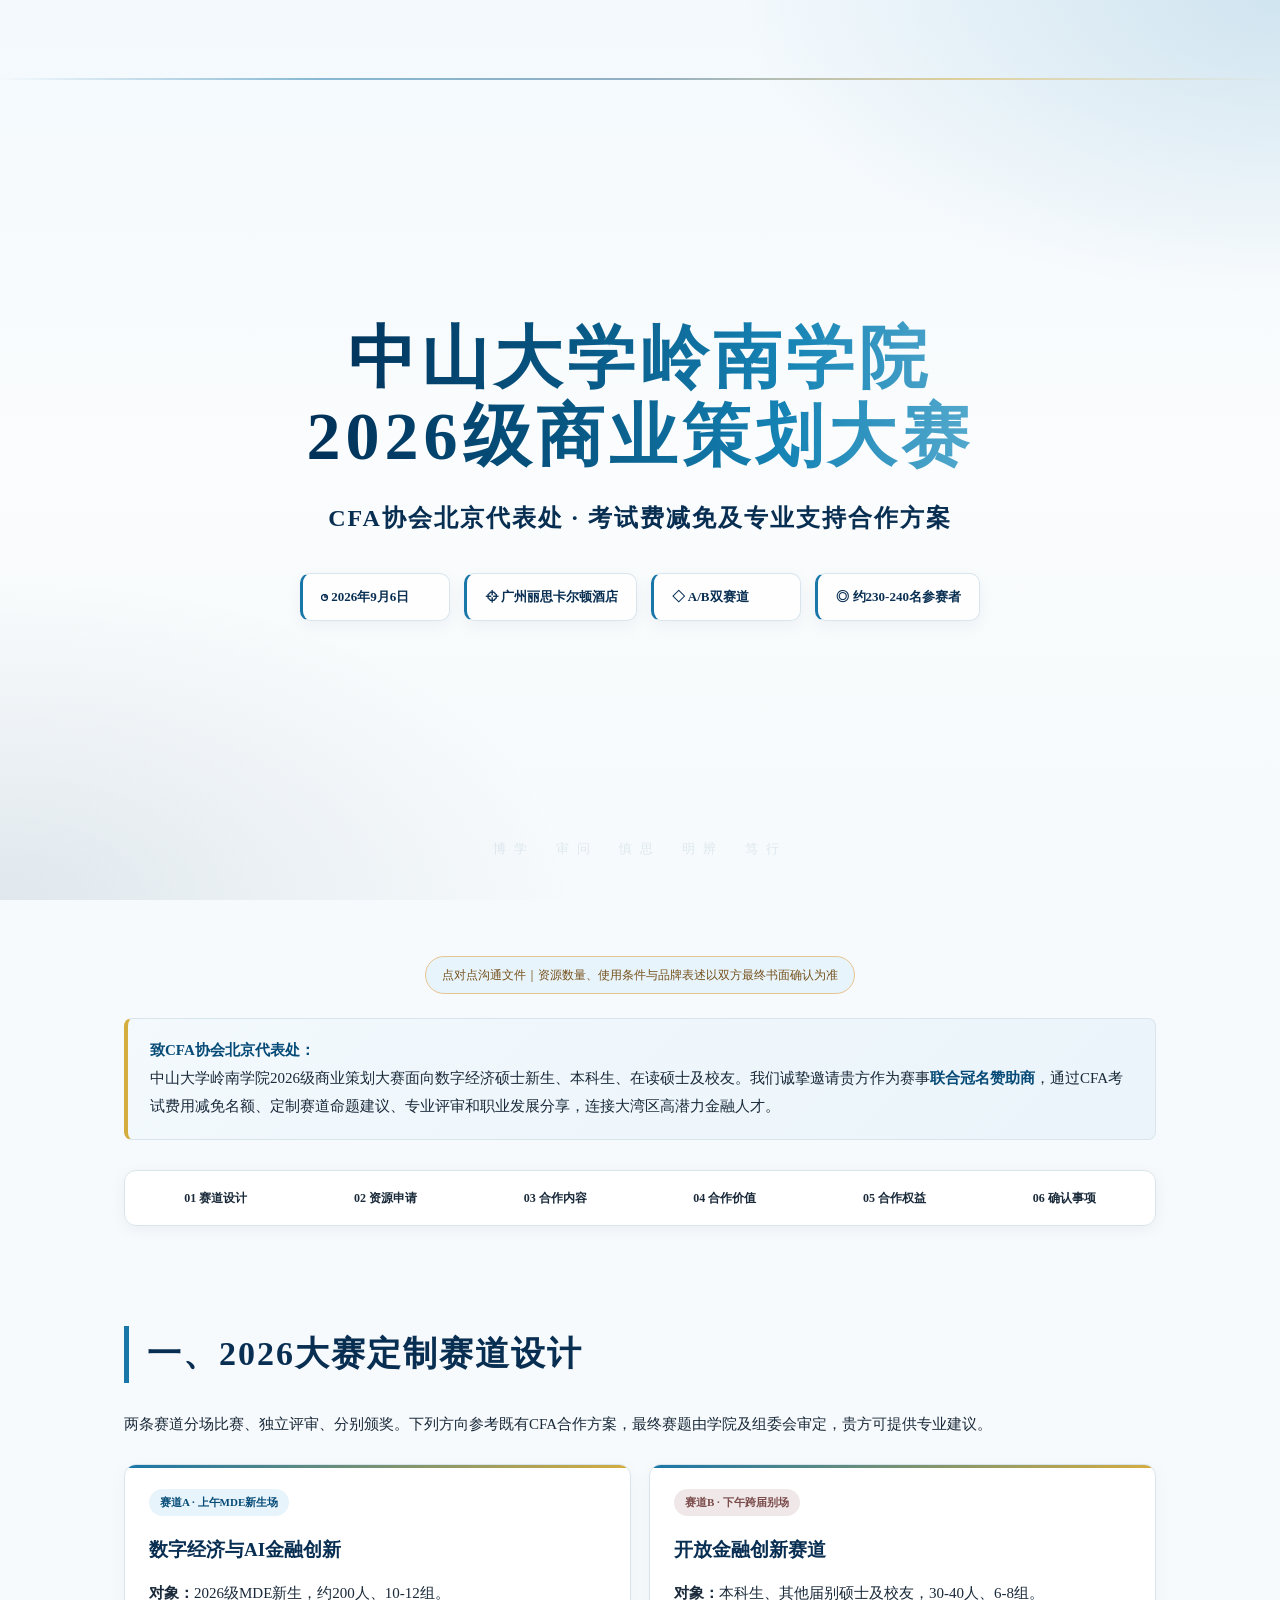
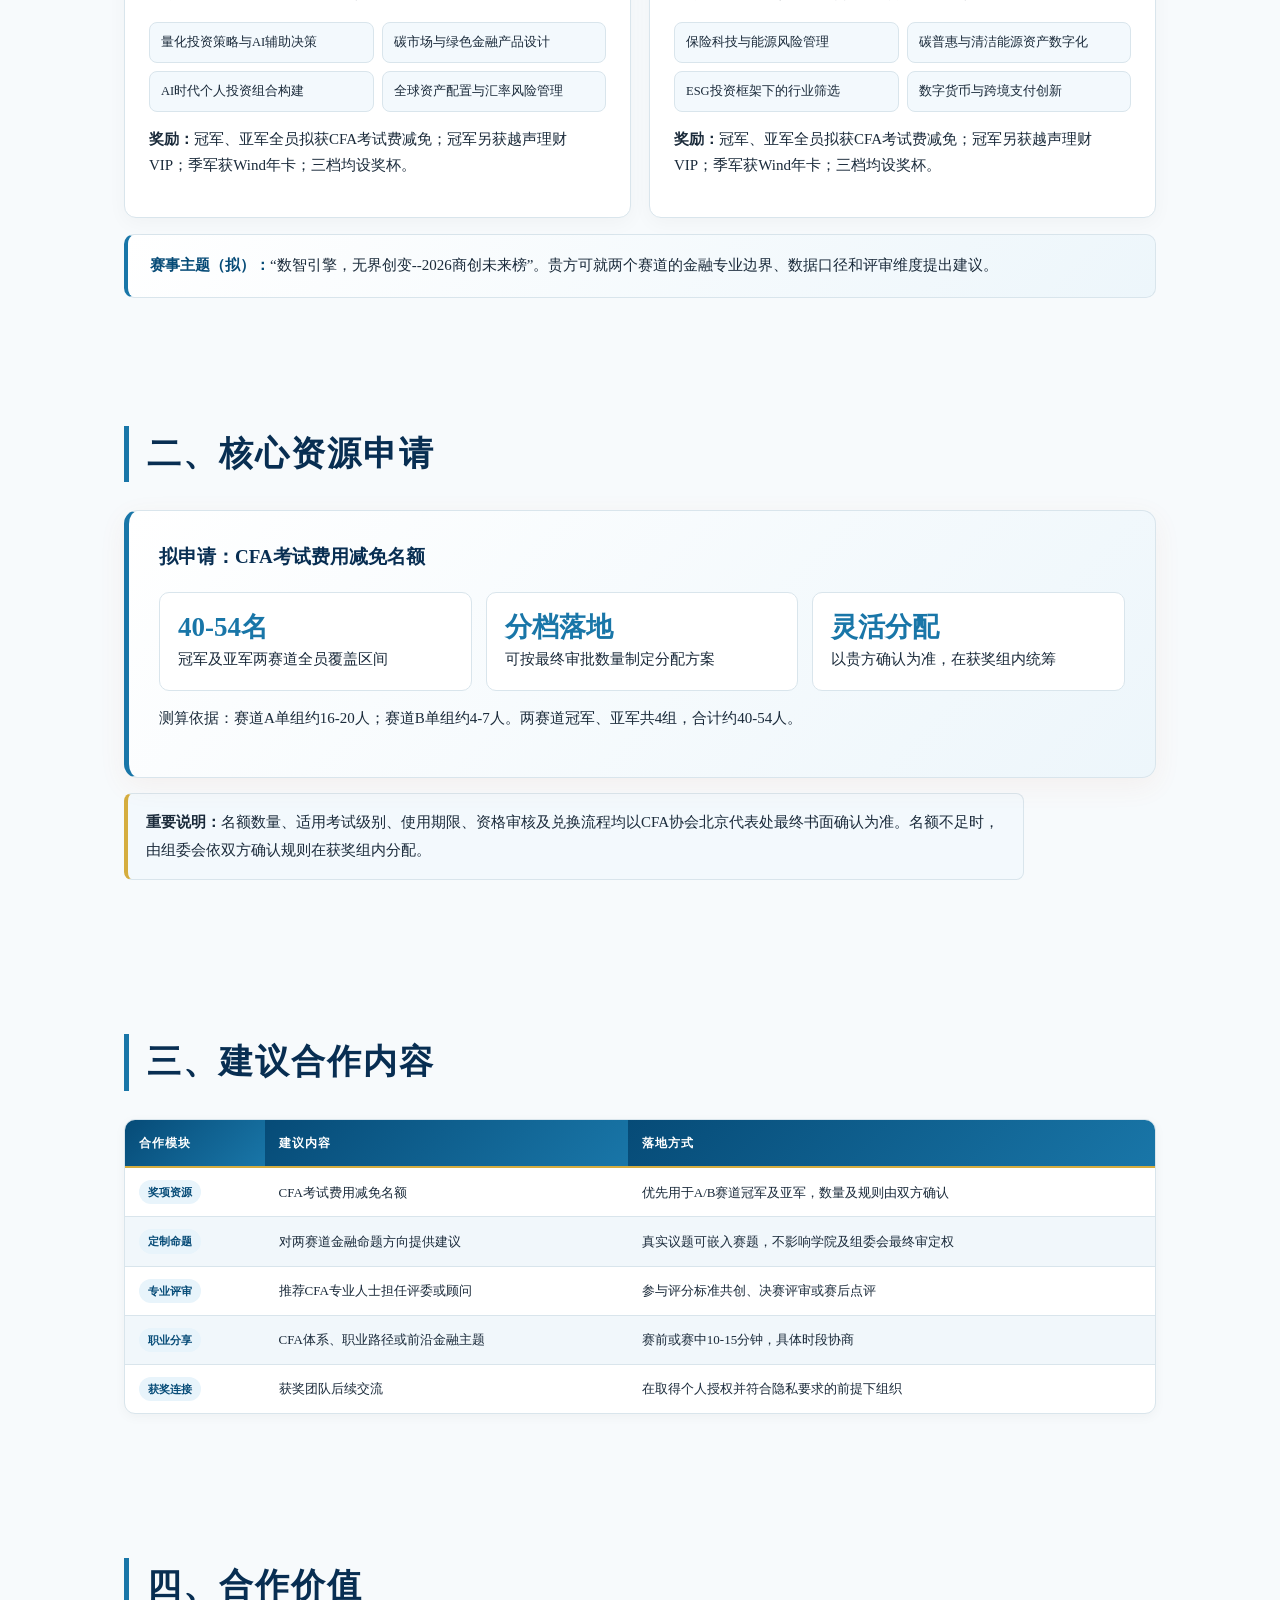
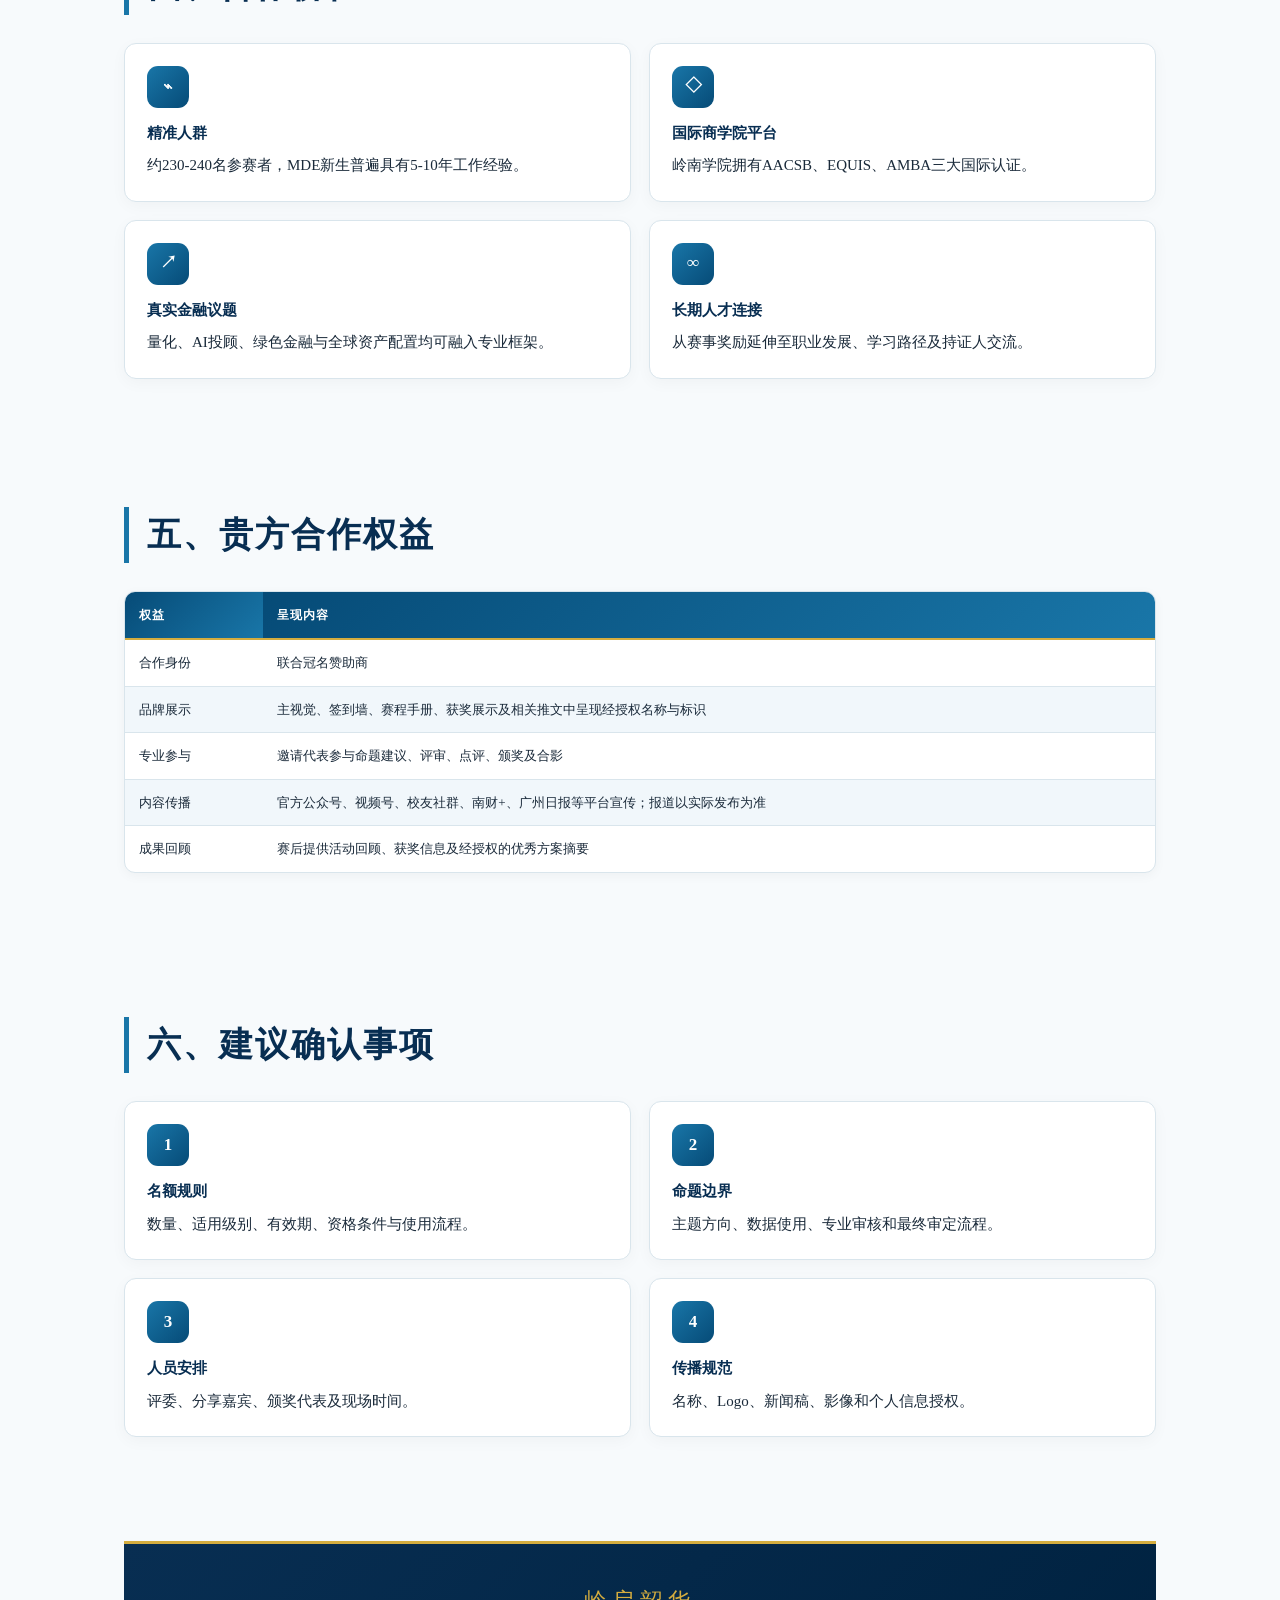
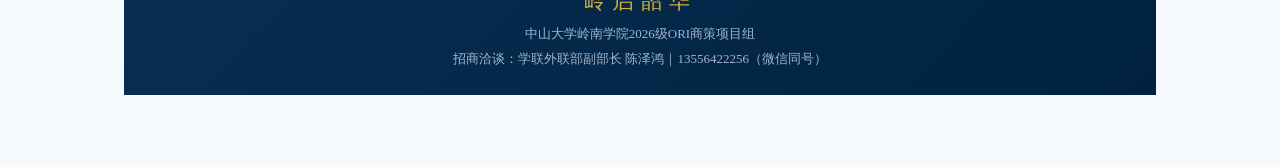
<file: cfa-beijing/index.html>
<!doctype html>
<link rel="stylesheet" href="taste-redesign.css">
<script src="taste-cleanup.js"></script>
<html lang="zh-CN"><head><meta charset="utf-8"><meta name="viewport" content="width=device-width,initial-scale=1"><title>中山大学岭南学院2026级商业策划大赛｜CFA协会北京代表处合作方案</title><style>body{background-color:#e8eef3!important;background-image:linear-gradient(#0b355105 1px,transparent 1px),linear-gradient(90deg,#0b355105 1px,transparent 1px)!important;background-size:32px 32px!important}.doc{max-width:1220px!important;border:1px solid #fff;box-shadow:0 30px 90px #092b4430!important}.hero{min-height:430px;display:flex;flex-direction:column;justify-content:center;padding:68px 64px!important}.hero:before{content:"PROFESSIONAL PARTNERSHIP · 2026";position:absolute;right:55px;bottom:46px;writing-mode:vertical-rl;letter-spacing:3px;font-size:10px;color:#ffffff68}.hero h1{max-width:720px;font-size:clamp(34px,5vw,55px)!important;letter-spacing:-1px}.hero h2{max-width:700px;font-size:20px!important}.kicker{display:flex;align-items:center;gap:12px}.kicker:before{content:"";width:38px;height:2px;background:#d5ad3f}.content{background:linear-gradient(180deg,#fff 0,#fbfcfd 100%);padding:36px 64px 56px!important}.chapter-nav{display:grid;grid-template-columns:repeat(6,1fr);gap:8px;margin:26px 0 6px;padding:10px;background:#f2f6f9;border:1px solid #dce6ed;border-radius:16px}.chapter-nav a{text-decoration:none;text-align:center;padding:10px 6px;border-radius:10px;color:#345267;font-size:12px;font-weight:700;transition:.2s}.chapter-nav a:hover{background:#fff;color:#146da7;box-shadow:0 4px 12px #143c5812}.section{position:relative;padding:30px;margin-top:24px!important;border:1px solid #dde7ee;border-radius:21px;background:#fff;box-shadow:0 10px 30px #123c570b}.section:after{content:attr(data-label);position:absolute;right:24px;top:20px;font-size:10px;font-weight:800;letter-spacing:1.5px;color:#91a7b6}.section h2{padding-right:120px}.section:nth-of-type(odd){background:linear-gradient(145deg,#fff,#f7fafc)}.track{box-shadow:0 10px 25px #123c570d}.table-wrap{box-shadow:0 8px 20px #133c570d;border:1px solid #dce6ed}.footer{padding:28px 0 8px!important}.footer:before{content:"LINGNAN × CFA";display:block;margin-bottom:8px;color:#082e52;font-weight:900;letter-spacing:2px}@media(max-width:820px){.hero{min-height:350px;padding:42px 22px!important}.hero:before{display:none}.content{padding:24px 16px 40px!important}.chapter-nav{grid-template-columns:repeat(3,1fr)}.section{padding:22px 16px}.section h2{padding-right:0}.section:after{display:none}}@media(max-width:520px){.chapter-nav{grid-template-columns:1fr 1fr}.chapter-nav a{font-size:11px}}</style>
<style>
:root{--navy:#082e52;--blue:#146da7;--gold:#d5ad3f;--ink:#24394b;--muted:#61778a;--line:#d9e4ec;--paper:#fff;--mist:#eef4f8}*{box-sizing:border-box}html{scroll-behavior:smooth}body{margin:0;background:radial-gradient(circle at 8% 2%,#dcecf8 0,transparent 28%),#edf2f6;color:var(--ink);font-family:"PingFang SC","Microsoft YaHei",sans-serif;line-height:1.72}.doc{max-width:1180px;margin:28px auto;background:var(--paper);border-radius:26px;overflow:hidden;box-shadow:0 22px 60px #0a2b4626}.hero{position:relative;isolation:isolate;background:linear-gradient(135deg,#062642,#0d4d79 62%,#176fa5);color:#fff;padding:54px 56px 48px;border-bottom:6px solid var(--gold)}.hero:after{content:"CFA";position:absolute;right:4%;top:-38px;z-index:-1;font-size:190px;font-weight:900;letter-spacing:-12px;color:#ffffff09}.kicker{font-size:13px;letter-spacing:2px;color:#f3d77e;font-weight:800}.hero h1{font-size:clamp(29px,4vw,44px);line-height:1.2;margin:12px 0 8px}.hero h2{font-size:19px;font-weight:500;margin:0;color:#dbeefa}.meta{display:flex;flex-wrap:wrap;gap:9px 12px;margin-top:24px;font-size:13px}.meta span{background:#ffffff16;border:1px solid #ffffff30;padding:6px 12px;border-radius:30px}.content{padding:32px 56px 48px}.notice{background:#fff6d9;border:1px solid #ecd17a;color:#725400;border-radius:12px;padding:10px 14px;text-align:center;font-size:13px}.intro{background:linear-gradient(90deg,#eaf5fd,#f7fbfe);border-left:5px solid var(--blue);padding:20px 22px;border-radius:14px;margin:22px 0}.section{margin-top:38px}.section h2{display:flex;align-items:center;gap:10px;font-size:25px;color:var(--navy);margin:0 0 18px}.section h2:before{content:attr(data-icon);display:grid;place-items:center;width:34px;height:34px;border-radius:10px;background:#e4f1fa;color:var(--blue);font-size:17px}.grid{display:grid;grid-template-columns:repeat(4,1fr);gap:14px}.card{border:1px solid var(--line);border-radius:16px;padding:17px;background:#fbfdff;box-shadow:0 6px 16px #103e5d0a}.card .ico{display:grid;place-items:center;width:34px;height:34px;margin-bottom:10px;border-radius:10px;background:#e8f3fb;color:var(--blue);font-weight:900}.card strong{display:block;color:var(--navy);margin-bottom:6px}.ask{background:linear-gradient(135deg,#103a65,#1973ac);color:#fff;padding:26px;border-radius:19px;box-shadow:0 14px 28px #0e4b7525}.ask h3{color:#fff;margin:0 0 14px}.metrics{display:grid;grid-template-columns:repeat(3,1fr);gap:12px}.metric{background:#ffffff14;border:1px solid #ffffff25;border-radius:13px;padding:15px}.metric b{font-size:24px;color:#f2d273;display:block}.tracks{display:grid;grid-template-columns:1fr 1fr;gap:16px}.track{position:relative;border:1px solid var(--line);border-radius:18px;padding:20px;overflow:hidden}.track.a{background:linear-gradient(145deg,#eef8ff,#fff)}.track.b{background:linear-gradient(145deg,#fff8e7,#fff)}.tag{display:inline-block;padding:4px 10px;border-radius:20px;background:#0f639d;color:#fff;font-size:12px;font-weight:800}.track.b .tag{background:#9a6a08}.track h3{color:var(--navy);margin:12px 0 7px;font-size:19px}.topics{display:grid;grid-template-columns:1fr 1fr;gap:7px;margin:12px 0}.topic{background:#ffffffb8;border:1px solid #dce7ee;border-radius:10px;padding:8px 10px;font-size:13px}.theme{margin-top:14px;padding:14px 18px;border-radius:13px;background:#0a3459;color:#fff}.note{font-size:13px;color:#576e81;background:#f2f6f9;border-radius:12px;padding:12px 16px}.table-wrap{overflow-x:auto;border-radius:13px;margin:14px 0}table{width:100%;border-collapse:collapse;min-width:700px;font-size:14px}th,td{border:1px solid #d6e1e9;padding:11px 13px;vertical-align:middle}th{background:var(--navy);color:#fff;text-align:left}tr:nth-child(even) td{background:#f2f7fa}.pill{display:inline-block;padding:2px 9px;border-radius:18px;background:#e2f0f9;color:#0c5689;font-size:12px;font-weight:800}.footer{text-align:center;border-top:1px solid #dfe7ed;margin-top:38px;padding-top:22px;color:var(--muted);font-size:13px}@media(max-width:820px){.doc{margin:0;border-radius:0}.hero,.content{padding:30px 20px}.grid{grid-template-columns:1fr 1fr}.metrics,.tracks{grid-template-columns:1fr}.section h2{font-size:21px}.hero:after{font-size:120px}}@media(max-width:520px){.grid,.topics{grid-template-columns:1fr}.hero h2{font-size:16px}}
</style></head><body><article class="doc"><header class="hero"><div class="kicker">专项定制合作方案｜专业资源合作</div><h1>中山大学岭南学院<br>2026级商业策划大赛</h1><h2>CFA协会北京代表处 · 考试费减免及专业支持合作方案</h2><div class="meta"><span>◷ 2026年9月6日</span><span>⌖ 广州丽思卡尔顿酒店</span><span>◇ A/B双赛道</span><span>◎ 约230–240名参赛者</span></div></header><main class="content"><div class="notice">点对点沟通文件｜资源数量、使用条件与品牌表述以双方最终书面确认为准</div><div class="intro"><strong>致CFA协会北京代表处：</strong><br>中山大学岭南学院2026级商业策划大赛面向数字经济硕士新生、本科生、在读硕士及校友。我们诚挚邀请贵方作为赛事<strong>联合冠名赞助商</strong>，通过CFA考试费用减免名额、定制赛道命题建议、专业评审和职业发展分享，连接大湾区高潜力金融人才。</div>
<section class="section"><h2 data-icon="◎">一、合作价值</h2><div class="grid"><div class="card"><span class="ico">⌁</span><strong>精准人群</strong>约230–240名参赛者，MDE新生普遍具有5–10年工作经验。</div><div class="card"><span class="ico">◇</span><strong>国际商学院平台</strong>岭南学院拥有AACSB、EQUIS、AMBA三大国际认证。</div><div class="card"><span class="ico">↗</span><strong>真实金融议题</strong>量化、AI投顾、绿色金融与全球资产配置均可融入专业框架。</div><div class="card"><span class="ico">∞</span><strong>长期人才连接</strong>从赛事奖励延伸至职业发展、学习路径及持证人交流。</div></div></section>
<section class="section"><h2 data-icon="★">二、核心资源申请</h2><div class="ask"><h3>拟申请：CFA考试费用减免名额</h3><div class="metrics"><div class="metric"><b>40–54名</b>冠军及亚军两赛道全员覆盖区间</div><div class="metric"><b>分档落地</b>可按最终审批数量制定分配方案</div><div class="metric"><b>灵活分配</b>以贵方确认为准，在获奖组内统筹</div></div><p>测算依据：赛道A单组约16–20人；赛道B单组约4–7人。两赛道冠军、亚军共4组，合计约40–54人。</p></div><p class="note"><strong>重要说明：</strong>名额数量、适用考试级别、使用期限、资格审核及兑换流程均以CFA协会北京代表处最终书面确认为准。名额不足时，由组委会依双方确认规则在获奖组内分配。</p></section>
<section class="section"><h2 data-icon="◇">三、2026大赛定制赛道设计</h2><p>两条赛道分场比赛、独立评审、分别颁奖。下列方向参考既有CFA合作方案，最终赛题由学院及组委会审定，贵方可提供专业建议。</p><div class="tracks"><div class="track a"><span class="tag">赛道A · 上午MDE新生场</span><h3>数字经济与AI金融创新</h3><p><strong>对象：</strong>2026级MDE新生，约200人、10–12组。</p><div class="topics"><div class="topic">量化投资策略与AI辅助决策</div><div class="topic">碳市场与绿色金融产品设计</div><div class="topic">AI时代个人投资组合构建</div><div class="topic">全球资产配置与汇率风险管理</div></div><p><strong>奖励：</strong>冠军、亚军全员拟获CFA考试费减免；冠军另获越声理财VIP；季军获Wind年卡；三档均设奖杯。</p></div><div class="track b"><span class="tag">赛道B · 下午跨届别场</span><h3>开放金融创新赛道</h3><p><strong>对象：</strong>本科生、其他届别硕士及校友，30–40人、6–8组。</p><div class="topics"><div class="topic">保险科技与能源风险管理</div><div class="topic">碳普惠与清洁能源资产数字化</div><div class="topic">ESG投资框架下的行业筛选</div><div class="topic">数字货币与跨境支付创新</div></div><p><strong>奖励：</strong>冠军、亚军全员拟获CFA考试费减免；冠军另获越声理财VIP；季军获Wind年卡；三档均设奖杯。</p></div></div><div class="theme"><strong>赛事主题（拟）：</strong>“数智引擎，无界创变——2026商创未来榜”。贵方可就两个赛道的金融专业边界、数据口径和评审维度提出建议。</div></section>
<section class="section"><h2 data-icon="▦">四、建议合作内容</h2><div class="table-wrap"><table><thead><tr><th>合作模块</th><th>建议内容</th><th>落地方式</th></tr></thead><tbody><tr><td><span class="pill">奖项资源</span></td><td>CFA考试费用减免名额</td><td>优先用于A/B赛道冠军及亚军，数量及规则由双方确认</td></tr><tr><td><span class="pill">定制命题</span></td><td>对两赛道金融命题方向提供建议</td><td>真实议题可嵌入赛题，不影响学院及组委会最终审定权</td></tr><tr><td><span class="pill">专业评审</span></td><td>推荐CFA专业人士担任评委或顾问</td><td>参与评分标准共创、决赛评审或赛后点评</td></tr><tr><td><span class="pill">职业分享</span></td><td>CFA体系、职业路径或前沿金融主题</td><td>赛前或赛中10–15分钟，具体时段协商</td></tr><tr><td><span class="pill">获奖连接</span></td><td>获奖团队后续交流</td><td>在取得个人授权并符合隐私要求的前提下组织</td></tr></tbody></table></div></section>
<section class="section"><h2 data-icon="↗">五、贵方合作权益</h2><div class="table-wrap"><table><thead><tr><th>权益</th><th>呈现内容</th></tr></thead><tbody><tr><td>合作身份</td><td>联合冠名赞助商</td></tr><tr><td>品牌展示</td><td>主视觉、签到墙、赛程手册、获奖展示及相关推文中呈现经授权名称与标识</td></tr><tr><td>专业参与</td><td>邀请代表参与命题建议、评审、点评、颁奖及合影</td></tr><tr><td>内容传播</td><td>官方公众号、视频号、校友社群、南财+、广州日报等平台宣传；报道以实际发布为准</td></tr><tr><td>成果回顾</td><td>赛后提供活动回顾、获奖信息及经授权的优秀方案摘要</td></tr></tbody></table></div></section>
<section class="section"><h2 data-icon="✓">六、建议确认事项</h2><div class="grid"><div class="card"><span class="ico">1</span><strong>名额规则</strong>数量、适用级别、有效期、资格条件与使用流程。</div><div class="card"><span class="ico">2</span><strong>命题边界</strong>主题方向、数据使用、专业审核和最终审定流程。</div><div class="card"><span class="ico">3</span><strong>人员安排</strong>评委、分享嘉宾、颁奖代表及现场时间。</div><div class="card"><span class="ico">4</span><strong>传播规范</strong>名称、Logo、新闻稿、影像和个人信息授权。</div></div></section>
<footer class="footer"><p>中山大学岭南学院2026级ORI商策项目组<br>招商洽谈：学联外联部副部长 陈泽鸿｜13556422256（微信同号）</p></footer><script>(()=>{const main=document.querySelector('main.content'),footer=main.querySelector('.footer'),sections=[...main.querySelectorAll('.section')],cfg=[['value',4,'四、合作价值','PART 04'],['request',2,'二、核心资源申请','PART 02'],['tracks',1,'一、2026大赛定制赛道设计','PART 01'],['content',3,'三、建议合作内容','PART 03'],['rights',5,'五、贵方合作权益','PART 05'],['confirm',6,'六、建议确认事项','PART 06']];sections.forEach((s,i)=>{const c=cfg[i];s.id=c[0];s.dataset.rank=c[1];s.dataset.label=c[3];s.querySelector('h2').childNodes[s.querySelector('h2').childNodes.length-1].nodeValue=c[2]});sections.sort((a,b)=>a.dataset.rank-b.dataset.rank).forEach(s=>main.insertBefore(s,footer));const nav=document.createElement('nav');nav.className='chapter-nav';nav.setAttribute('aria-label','方案章节导航');nav.innerHTML='<a href="#tracks">01 赛道设计</a><a href="#request">02 资源申请</a><a href="#content">03 合作内容</a><a href="#value">04 合作价值</a><a href="#rights">05 合作权益</a><a href="#confirm">06 确认事项</a>';main.querySelector('.intro').after(nav)})()</script></main></article></body></html>
</file>
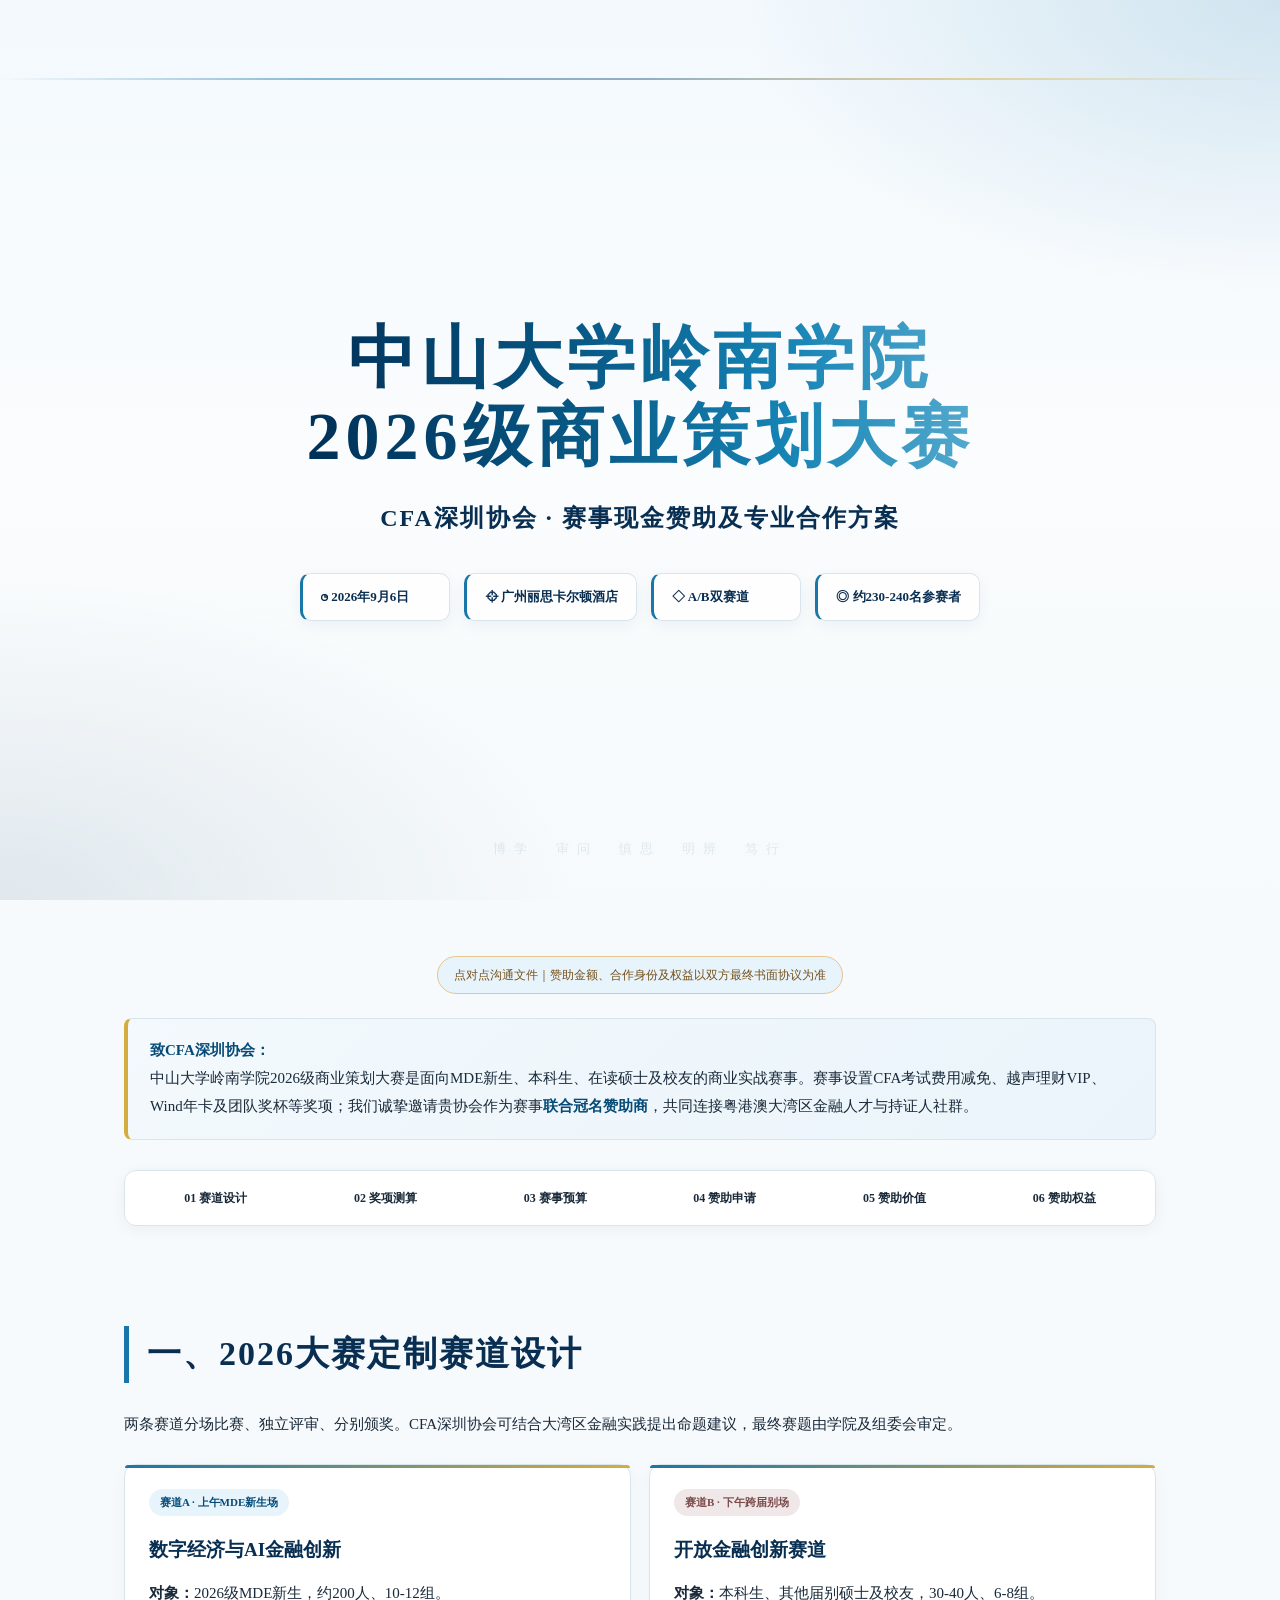
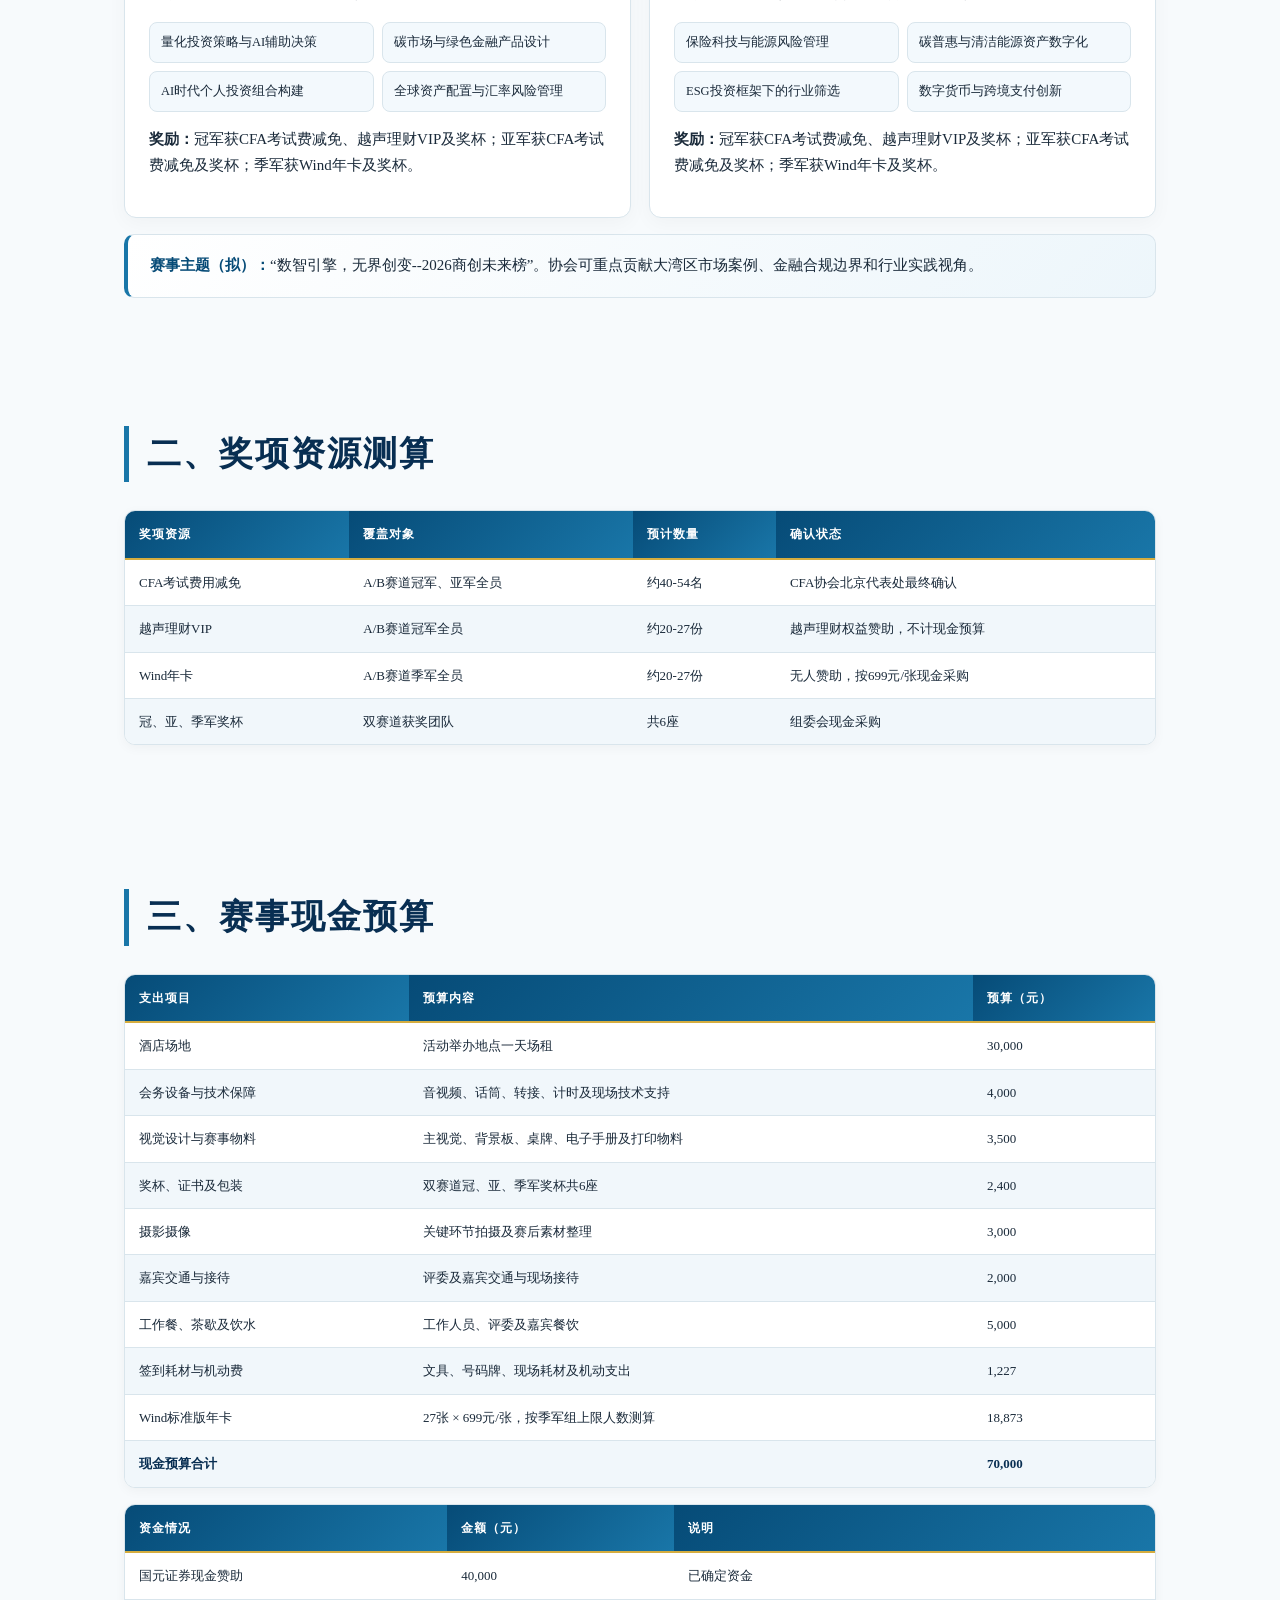
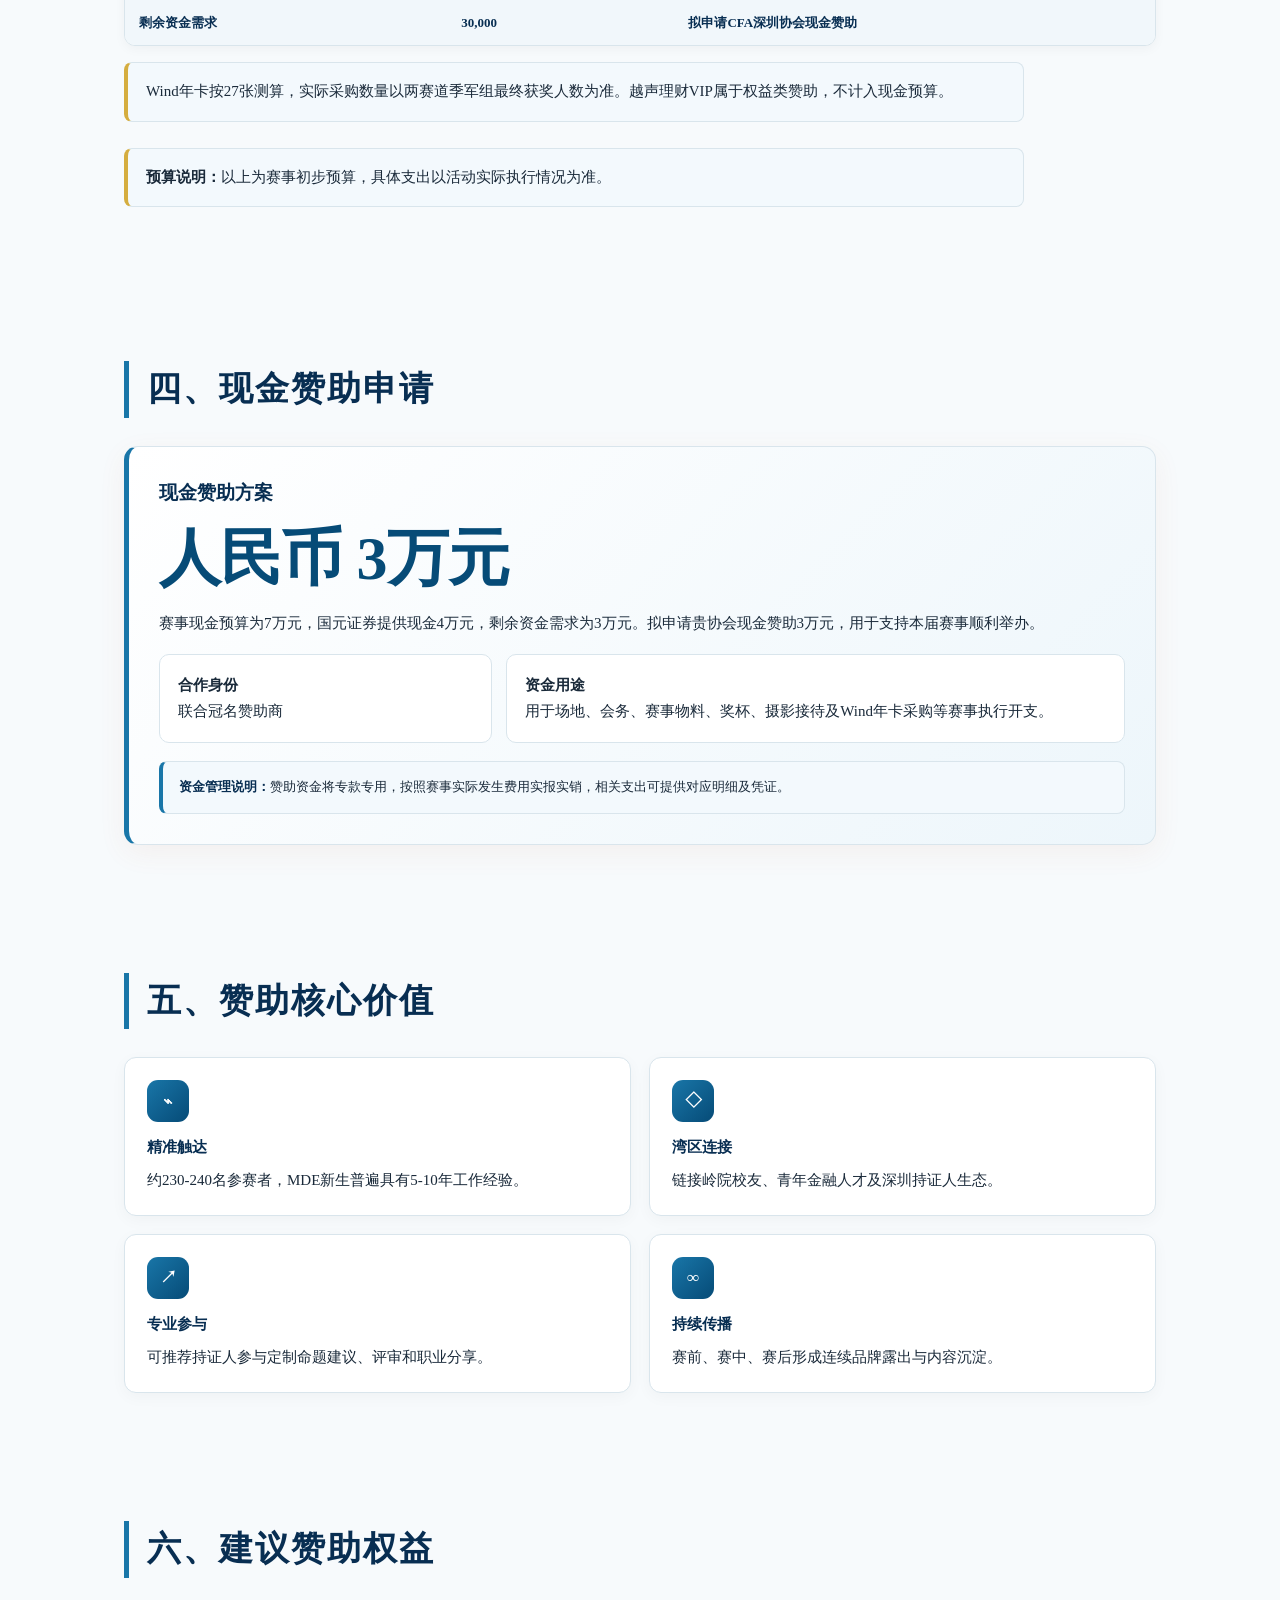
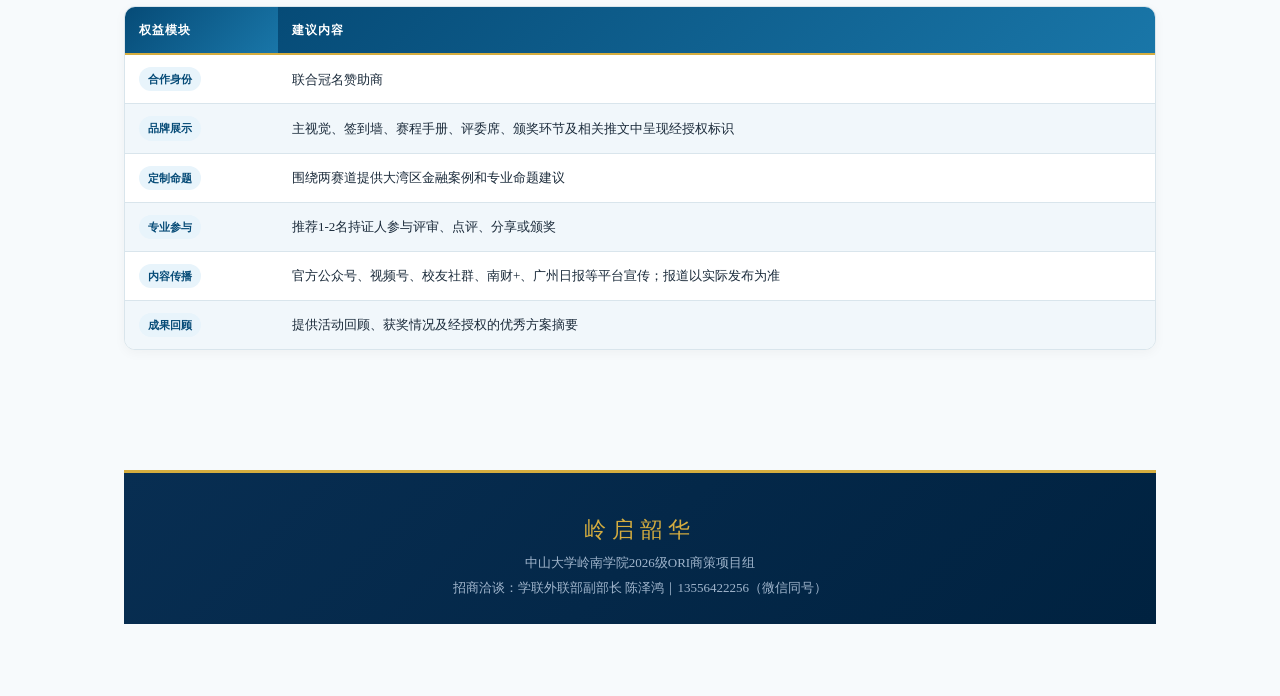
<file: cfa-shenzhen/index.html>
<!doctype html>
<link rel="stylesheet" href="taste-redesign.css">
<script src="taste-cleanup.js"></script>
<html lang="zh-CN"><head><meta charset="utf-8"><meta name="viewport" content="width=device-width,initial-scale=1"><title>中山大学岭南学院2026级商业策划大赛｜CFA深圳协会现金赞助方案</title><style>body{background-color:#e8eef3!important;background-image:linear-gradient(#0b355105 1px,transparent 1px),linear-gradient(90deg,#0b355105 1px,transparent 1px)!important;background-size:32px 32px!important}.doc{max-width:1220px!important;border:1px solid #fff;box-shadow:0 30px 90px #092b4430!important}.hero{min-height:430px;display:flex;flex-direction:column;justify-content:center;padding:68px 64px!important}.hero:before{content:"GREATER BAY AREA · 2026";position:absolute;right:55px;bottom:46px;writing-mode:vertical-rl;letter-spacing:3px;font-size:10px;color:#ffffff68}.hero h1{max-width:720px;font-size:clamp(34px,5vw,55px)!important;letter-spacing:-1px}.hero h2{max-width:700px;font-size:20px!important}.kicker{display:flex;align-items:center;gap:12px}.kicker:before{content:"";width:38px;height:2px;background:#d5ad3f}.content{background:linear-gradient(180deg,#fff 0,#fbfcfd 100%);padding:36px 64px 56px!important}.chapter-nav{display:grid;grid-template-columns:repeat(6,1fr);gap:8px;margin:26px 0 6px;padding:10px;background:#f2f6f9;border:1px solid #dce6ed;border-radius:16px}.chapter-nav a{text-decoration:none;text-align:center;padding:10px 6px;border-radius:10px;color:#345267;font-size:12px;font-weight:700;transition:.2s}.chapter-nav a:hover{background:#fff;color:#146da7;box-shadow:0 4px 12px #143c5812}.section{position:relative;padding:30px;margin-top:24px!important;border:1px solid #dde7ee;border-radius:21px;background:#fff;box-shadow:0 10px 30px #123c570b}.section:after{content:attr(data-label);position:absolute;right:24px;top:20px;font-size:10px;font-weight:800;letter-spacing:1.5px;color:#91a7b6}.section h2{padding-right:120px}.section:nth-of-type(odd){background:linear-gradient(145deg,#fff,#f7fafc)}.track{box-shadow:0 10px 25px #123c570d}.table-wrap{box-shadow:0 8px 20px #133c570d;border:1px solid #dce6ed}.ask{position:relative;overflow:hidden}.ask:after{content:"¥30K";position:absolute;right:-10px;bottom:-45px;font-size:100px;font-weight:900;color:#ffffff08}.amount{letter-spacing:-1px}.footer{padding:28px 0 8px!important}.footer:before{content:"LINGNAN × CFA SHENZHEN";display:block;margin-bottom:8px;color:#082e52;font-weight:900;letter-spacing:2px}@media(max-width:820px){.hero{min-height:350px;padding:42px 22px!important}.hero:before{display:none}.content{padding:24px 16px 40px!important}.chapter-nav{grid-template-columns:repeat(3,1fr)}.section{padding:22px 16px}.section h2{padding-right:0}.section:after{display:none}}@media(max-width:520px){.chapter-nav{grid-template-columns:1fr 1fr}.chapter-nav a{font-size:11px}}</style>
<style>
:root{--navy:#082e52;--blue:#146da7;--gold:#d5ad3f;--ink:#24394b;--muted:#61778a;--line:#d9e4ec}*{box-sizing:border-box}html{scroll-behavior:smooth}body{margin:0;background:radial-gradient(circle at 92% 2%,#e9dfbf 0,transparent 25%),#edf2f6;color:var(--ink);font-family:"PingFang SC","Microsoft YaHei",sans-serif;line-height:1.72}.doc{max-width:1180px;margin:28px auto;background:#fff;border-radius:26px;overflow:hidden;box-shadow:0 22px 60px #0a2b4626}.hero{position:relative;isolation:isolate;background:linear-gradient(135deg,#062642,#0b466f 62%,#13628f);color:#fff;padding:54px 56px 48px;border-bottom:6px solid var(--gold)}.hero:after{content:"SZ";position:absolute;right:5%;top:-55px;z-index:-1;font-size:220px;font-weight:900;color:#ffffff09}.kicker{font-size:13px;letter-spacing:2px;color:#f3d77e;font-weight:800}.hero h1{font-size:clamp(29px,4vw,44px);line-height:1.2;margin:12px 0 8px}.hero h2{font-size:19px;font-weight:500;margin:0;color:#dbeefa}.meta{display:flex;flex-wrap:wrap;gap:9px 12px;margin-top:24px;font-size:13px}.meta span{background:#ffffff16;border:1px solid #ffffff30;padding:6px 12px;border-radius:30px}.content{padding:32px 56px 48px}.notice{background:#fff6d9;border:1px solid #ecd17a;color:#725400;border-radius:12px;padding:10px 14px;text-align:center;font-size:13px}.intro{background:linear-gradient(90deg,#eaf5fd,#f7fbfe);border-left:5px solid var(--blue);padding:20px 22px;border-radius:14px;margin:22px 0}.section{margin-top:38px}.section h2{display:flex;align-items:center;gap:10px;font-size:25px;color:var(--navy);margin:0 0 18px}.section h2:before{content:attr(data-icon);display:grid;place-items:center;width:34px;height:34px;border-radius:10px;background:#e4f1fa;color:var(--blue);font-size:17px}.grid{display:grid;grid-template-columns:repeat(4,1fr);gap:14px}.card{border:1px solid var(--line);border-radius:16px;padding:17px;background:#fbfdff;box-shadow:0 6px 16px #103e5d0a}.card .ico{display:grid;place-items:center;width:34px;height:34px;margin-bottom:10px;border-radius:10px;background:#e8f3fb;color:var(--blue);font-weight:900}.card strong{display:block;color:var(--navy);margin-bottom:6px}.ask{background:linear-gradient(135deg,#103a65,#1973ac);color:#fff;padding:26px;border-radius:19px;box-shadow:0 14px 28px #0e4b7525}.ask h3{font-size:20px;margin:0}.amount{font-size:44px;font-weight:900;color:#f2d273;line-height:1.25;margin:5px 0}.ask-grid{display:grid;grid-template-columns:1fr 1fr;gap:14px;margin-top:16px}.ask-item{background:#ffffff14;border:1px solid #ffffff25;border-radius:13px;padding:15px}.tracks{display:grid;grid-template-columns:1fr 1fr;gap:16px}.track{border:1px solid var(--line);border-radius:18px;padding:20px}.track.a{background:linear-gradient(145deg,#eef8ff,#fff)}.track.b{background:linear-gradient(145deg,#fff8e7,#fff)}.tag{display:inline-block;padding:4px 10px;border-radius:20px;background:#0f639d;color:#fff;font-size:12px;font-weight:800}.track.b .tag{background:#9a6a08}.track h3{color:var(--navy);margin:12px 0 7px;font-size:19px}.topics{display:grid;grid-template-columns:1fr 1fr;gap:7px;margin:12px 0}.topic{background:#ffffffb8;border:1px solid #dce7ee;border-radius:10px;padding:8px 10px;font-size:13px}.theme{margin-top:14px;padding:14px 18px;border-radius:13px;background:#0a3459;color:#fff}.table-wrap{overflow-x:auto;border-radius:13px;margin:14px 0}table{width:100%;border-collapse:collapse;min-width:720px;font-size:14px}th,td{border:1px solid #d6e1e9;padding:11px 13px;vertical-align:middle}th{background:var(--navy);color:#fff;text-align:left}tr:nth-child(even) td{background:#f2f7fa}.total td{font-weight:900;background:#e2eef6!important;color:var(--navy)}.gap td{font-weight:900;background:#fff4d5!important;color:#795700}.note{font-size:13px;color:#576e81;background:#f2f6f9;border-radius:12px;padding:12px 16px}.pill{display:inline-block;padding:2px 9px;border-radius:18px;background:#e2f0f9;color:#0c5689;font-size:12px;font-weight:800}.footer{text-align:center;border-top:1px solid #dfe7ed;margin-top:38px;padding-top:22px;color:var(--muted);font-size:13px}@media(max-width:820px){.doc{margin:0;border-radius:0}.hero,.content{padding:30px 20px}.grid{grid-template-columns:1fr 1fr}.ask-grid,.tracks{grid-template-columns:1fr}.section h2{font-size:21px}.hero:after{font-size:150px}}@media(max-width:520px){.grid,.topics{grid-template-columns:1fr}.hero h2{font-size:16px}}
</style></head><body><article class="doc"><header class="hero"><div class="kicker">专项定制合作方案｜现金赞助合作</div><h1>中山大学岭南学院<br>2026级商业策划大赛</h1><h2>CFA深圳协会 · 赛事现金赞助及专业合作方案</h2><div class="meta"><span>◷ 2026年9月6日</span><span>⌖ 广州丽思卡尔顿酒店</span><span>◇ A/B双赛道</span><span>◎ 约230–240名参赛者</span></div></header><main class="content"><div class="notice">点对点沟通文件｜赞助金额、合作身份及权益以双方最终书面协议为准</div><div class="intro"><strong>致CFA深圳协会：</strong><br>中山大学岭南学院2026级商业策划大赛是面向MDE新生、本科生、在读硕士及校友的商业实战赛事。赛事设置CFA考试费用减免、越声理财VIP、Wind年卡及团队奖杯等奖项；我们诚挚邀请贵协会作为赛事<strong>联合冠名赞助商</strong>，共同连接粤港澳大湾区金融人才与持证人社群。</div>
<section class="section"><h2 data-icon="◎">一、赞助核心价值</h2><div class="grid"><div class="card"><span class="ico">⌁</span><strong>精准触达</strong>约230–240名参赛者，MDE新生普遍具有5–10年工作经验。</div><div class="card"><span class="ico">◇</span><strong>湾区连接</strong>链接岭院校友、青年金融人才及深圳持证人生态。</div><div class="card"><span class="ico">↗</span><strong>专业参与</strong>可推荐持证人参与定制命题建议、评审和职业分享。</div><div class="card"><span class="ico">∞</span><strong>持续传播</strong>赛前、赛中、赛后形成连续品牌露出与内容沉淀。</div></div></section>
<section class="section"><h2 data-icon="¥">二、现金赞助申请</h2><div class="ask"><h3>现金赞助方案</h3><div class="amount">人民币 3万元</div><p>赛事现金预算为7万元，国元证券提供现金4万元，剩余资金需求为3万元。拟申请贵协会现金赞助3万元，用于支持本届赛事顺利举办。</p><div class="ask-grid"><div class="ask-item"><strong>合作身份</strong><br>联合冠名赞助商</div><div class="ask-item"><strong>资金用途</strong><br>用于场地、会务、赛事物料、奖杯、摄影接待及Wind年卡采购等赛事执行开支。</div></div></div></section>
<section class="section"><h2 data-icon="▦">三、赛事现金预算</h2><div class="table-wrap"><table><thead><tr><th>支出项目</th><th>预算内容</th><th>预算（元）</th></tr></thead><tbody><tr><td>酒店场地</td><td>活动举办地点一天场租</td><td>30,000</td></tr><tr><td>会务设备与技术保障</td><td>音视频、话筒、转接、计时及现场技术支持</td><td>4,000</td></tr><tr><td>视觉设计与赛事物料</td><td>主视觉、背景板、桌牌、电子手册及打印物料</td><td>3,500</td></tr><tr><td>奖杯、证书及包装</td><td>双赛道冠、亚、季军奖杯共6座</td><td>2,400</td></tr><tr><td>摄影摄像</td><td>关键环节拍摄及赛后素材整理</td><td>3,000</td></tr><tr><td>嘉宾交通与接待</td><td>评委及嘉宾交通与现场接待</td><td>2,000</td></tr><tr><td>工作餐、茶歇及饮水</td><td>工作人员、评委及嘉宾餐饮</td><td>5,000</td></tr><tr><td>签到耗材与机动费</td><td>文具、号码牌、现场耗材及机动支出</td><td>3,324</td></tr><tr><td>Wind标准版年卡</td><td>24张 × 699元/张，按季军组实际人数采购</td><td>16,776</td></tr><tr class="total"><td colspan="2">现金预算合计</td><td>70,000</td></tr></tbody></table></div><div class="table-wrap"><table><thead><tr><th>资金情况</th><th>金额（元）</th><th>说明</th></tr></thead><tbody><tr><td>国元证券现金赞助</td><td>40,000</td><td>已确定资金</td></tr><tr class="gap"><td>剩余资金需求</td><td>30,000</td><td>拟申请CFA深圳协会现金赞助</td></tr></tbody></table></div><p class="note">Wind年卡按24张测算，实际采购数量以两赛道季军组最终获奖人数为准。越声理财VIP属于权益类赞助，不计入现金预算。</p></section>
<section class="section"><h2 data-icon="◇">四、2026大赛定制赛道设计</h2><p>两条赛道分场比赛、独立评审、分别颁奖。CFA深圳协会可结合大湾区金融实践提出命题建议，最终赛题由学院及组委会审定。</p><div class="tracks"><div class="track a"><span class="tag">赛道A · 上午MDE新生场</span><h3>数字经济与AI金融创新</h3><p><strong>对象：</strong>2026级MDE新生，约200人、10–12组。</p><div class="topics"><div class="topic">量化投资策略与AI辅助决策</div><div class="topic">碳市场与绿色金融产品设计</div><div class="topic">AI时代个人投资组合构建</div><div class="topic">全球资产配置与汇率风险管理</div></div><p><strong>奖励：</strong>冠军获CFA考试费减免、越声理财VIP及奖杯；亚军获CFA考试费减免及奖杯；季军获Wind年卡及奖杯。</p></div><div class="track b"><span class="tag">赛道B · 下午跨届别场</span><h3>开放金融创新赛道</h3><p><strong>对象：</strong>本科生、其他届别硕士及校友，30–40人、6–8组。</p><div class="topics"><div class="topic">保险科技与能源风险管理</div><div class="topic">碳普惠与清洁能源资产数字化</div><div class="topic">ESG投资框架下的行业筛选</div><div class="topic">数字货币与跨境支付创新</div></div><p><strong>奖励：</strong>冠军获CFA考试费减免、越声理财VIP及奖杯；亚军获CFA考试费减免及奖杯；季军获Wind年卡及奖杯。</p></div></div><div class="theme"><strong>赛事主题（拟）：</strong>“数智引擎，无界创变——2026商创未来榜”。协会可重点贡献大湾区市场案例、金融合规边界和行业实践视角。</div></section>
<section class="section"><h2 data-icon="★">五、奖项资源测算</h2><div class="table-wrap"><table><thead><tr><th>奖项资源</th><th>覆盖对象</th><th>预计数量</th><th>确认状态</th></tr></thead><tbody><tr><td>CFA考试费用减免</td><td>A/B赛道冠军、亚军全员</td><td>约40–54名</td><td>CFA协会北京代表处最终确认</td></tr><tr><td>越声理财VIP</td><td>A/B赛道冠军全员</td><td>约20–27份</td><td>越声理财权益赞助，不计现金预算</td></tr><tr><td>Wind年卡</td><td>A/B赛道季军全员</td><td>约20–27份</td><td>无人赞助，按699元/张现金采购</td></tr><tr><td>冠、亚、季军奖杯</td><td>双赛道获奖团队</td><td>共6座</td><td>组委会现金采购</td></tr></tbody></table></div></section>
<section class="section"><h2 data-icon="↗">六、建议赞助权益</h2><div class="table-wrap"><table><thead><tr><th>权益模块</th><th>建议内容</th></tr></thead><tbody><tr><td><span class="pill">合作身份</span></td><td>联合冠名赞助商</td></tr><tr><td><span class="pill">品牌展示</span></td><td>主视觉、签到墙、赛程手册、评委席、颁奖环节及相关推文中呈现经授权标识</td></tr><tr><td><span class="pill">定制命题</span></td><td>围绕两赛道提供大湾区金融案例和专业命题建议</td></tr><tr><td><span class="pill">专业参与</span></td><td>推荐1–2名持证人参与评审、点评、分享或颁奖</td></tr><tr><td><span class="pill">内容传播</span></td><td>官方公众号、视频号、校友社群、南财+、广州日报等平台宣传；报道以实际发布为准</td></tr><tr><td><span class="pill">成果回顾</span></td><td>提供活动回顾、获奖情况及经授权的优秀方案摘要</td></tr></tbody></table></div></section>
<footer class="footer"><p>中山大学岭南学院2026级ORI商策项目组<br>招商洽谈：学联外联部副部长 陈泽鸿｜13556422256（微信同号）</p></footer><script>(()=>{const main=document.querySelector('main.content'),footer=main.querySelector('.footer'),sections=[...main.querySelectorAll('.section')],cfg=[['value',5,'五、赞助核心价值','PART 05'],['request',4,'四、现金赞助申请','PART 04'],['budget',3,'三、赛事现金预算','PART 03'],['tracks',1,'一、2026大赛定制赛道设计','PART 01'],['resources',2,'二、奖项资源测算','PART 02'],['rights',6,'六、建议赞助权益','PART 06']];sections.forEach((s,i)=>{const c=cfg[i];s.id=c[0];s.dataset.rank=c[1];s.dataset.label=c[3];s.querySelector('h2').childNodes[s.querySelector('h2').childNodes.length-1].nodeValue=c[2]});sections.sort((a,b)=>a.dataset.rank-b.dataset.rank).forEach(s=>main.insertBefore(s,footer));const nav=document.createElement('nav');nav.className='chapter-nav';nav.setAttribute('aria-label','方案章节导航');nav.innerHTML='<a href="#tracks">01 赛道设计</a><a href="#resources">02 奖项测算</a><a href="#budget">03 赛事预算</a><a href="#request">04 赞助申请</a><a href="#value">05 赞助价值</a><a href="#rights">06 赞助权益</a>';main.querySelector('.intro').after(nav)})()</script></main></article></body></html>
</file>
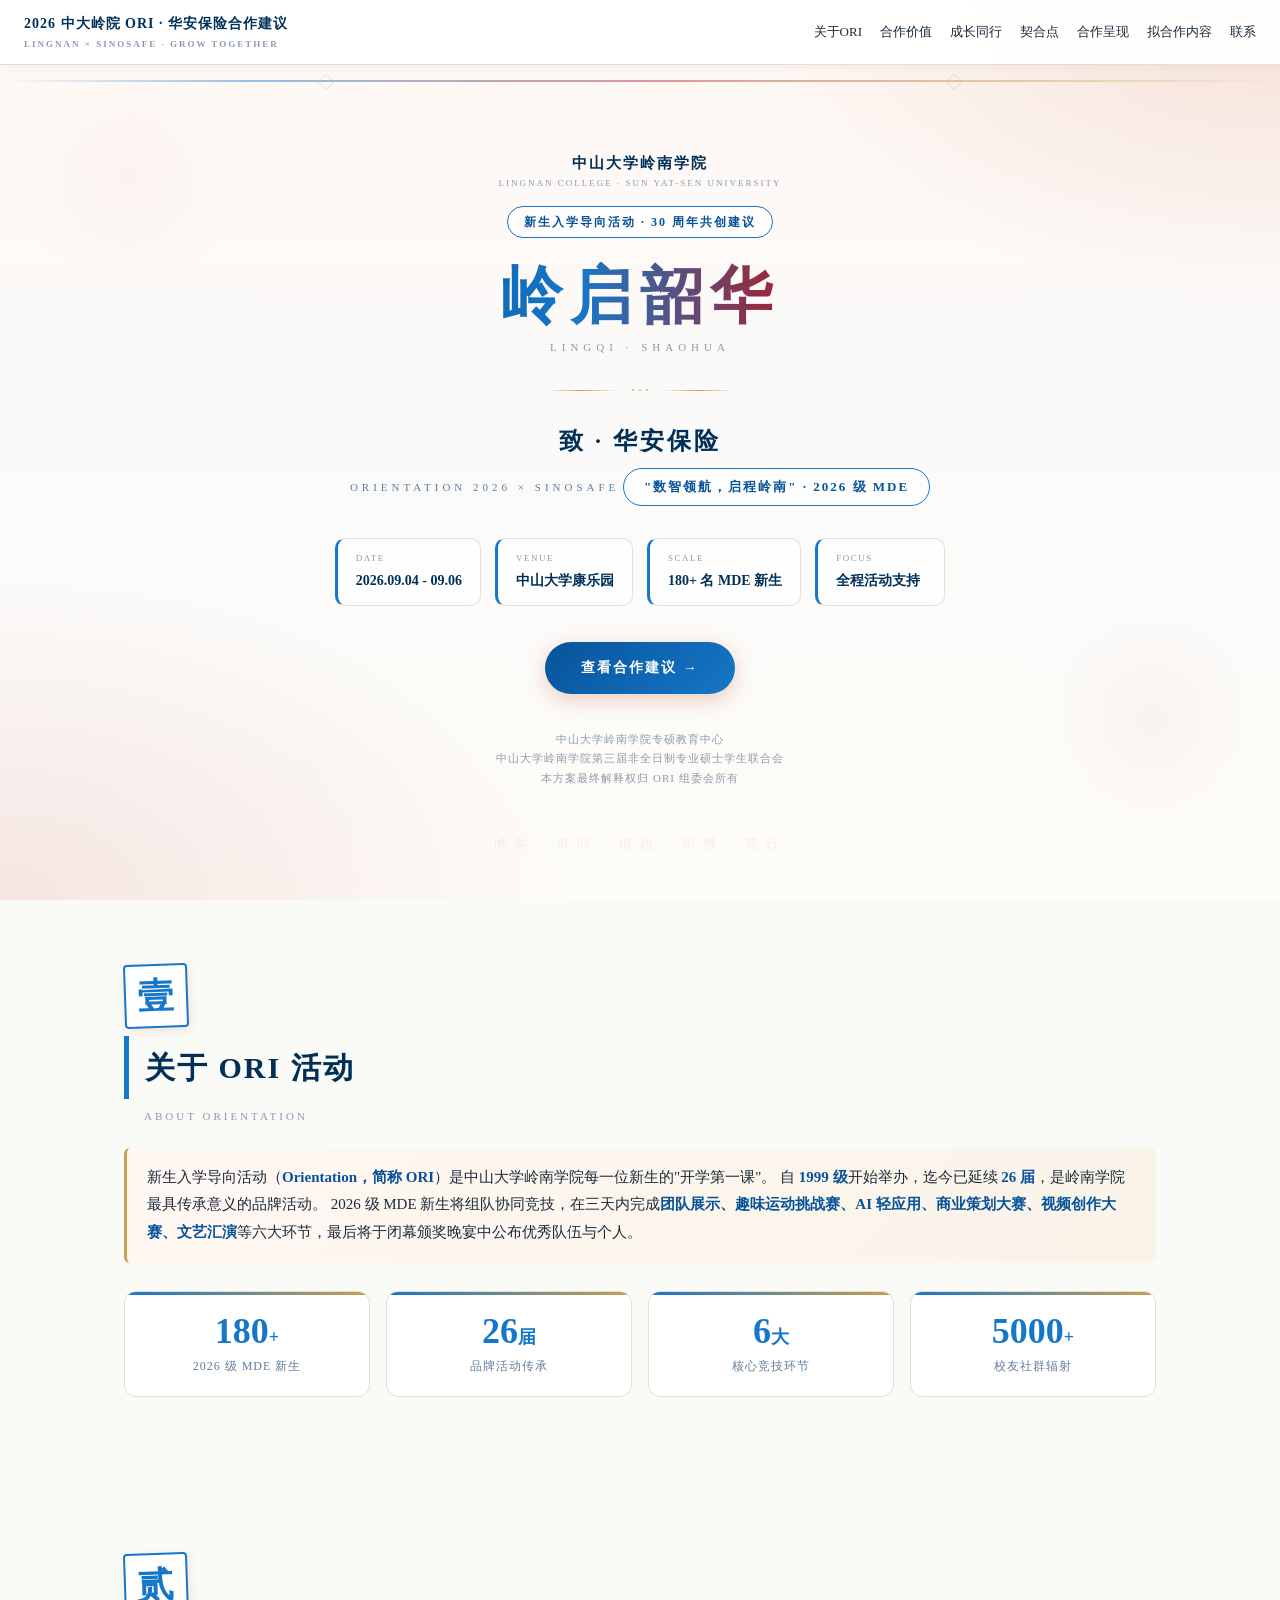
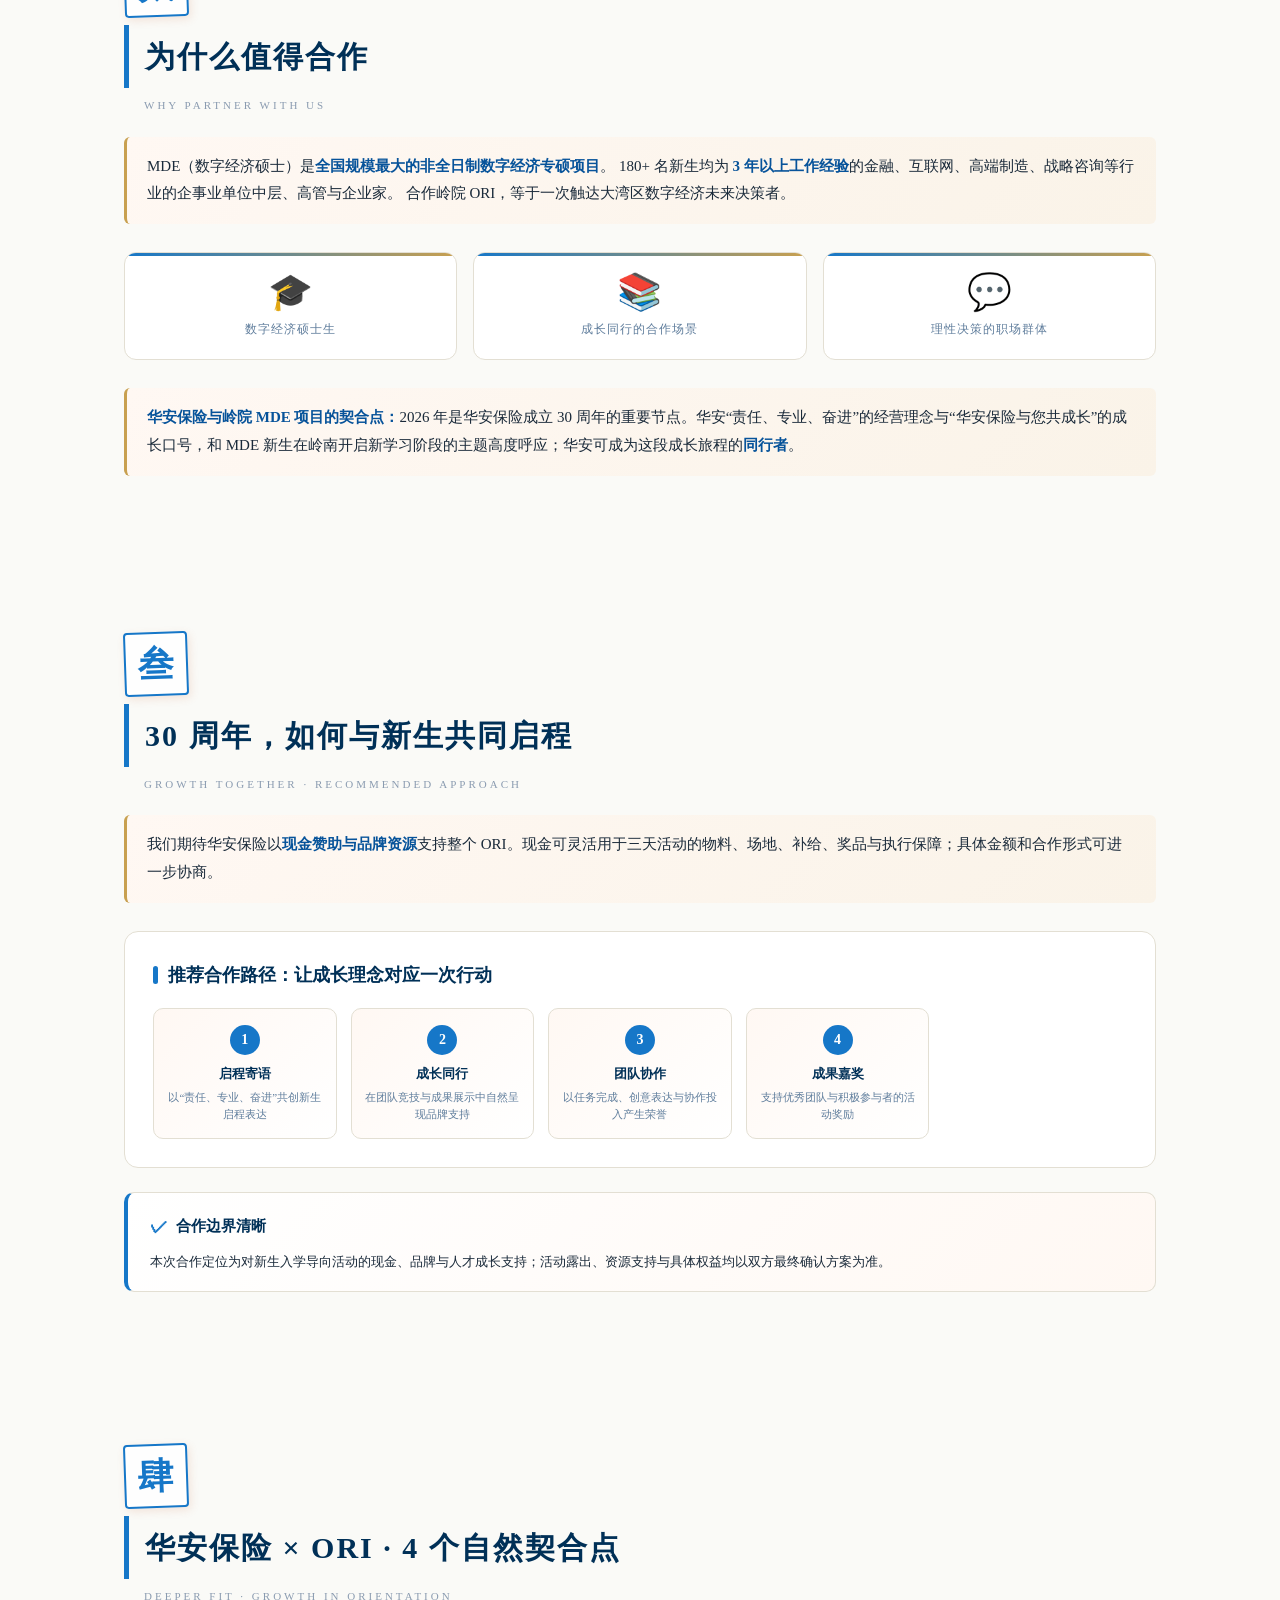
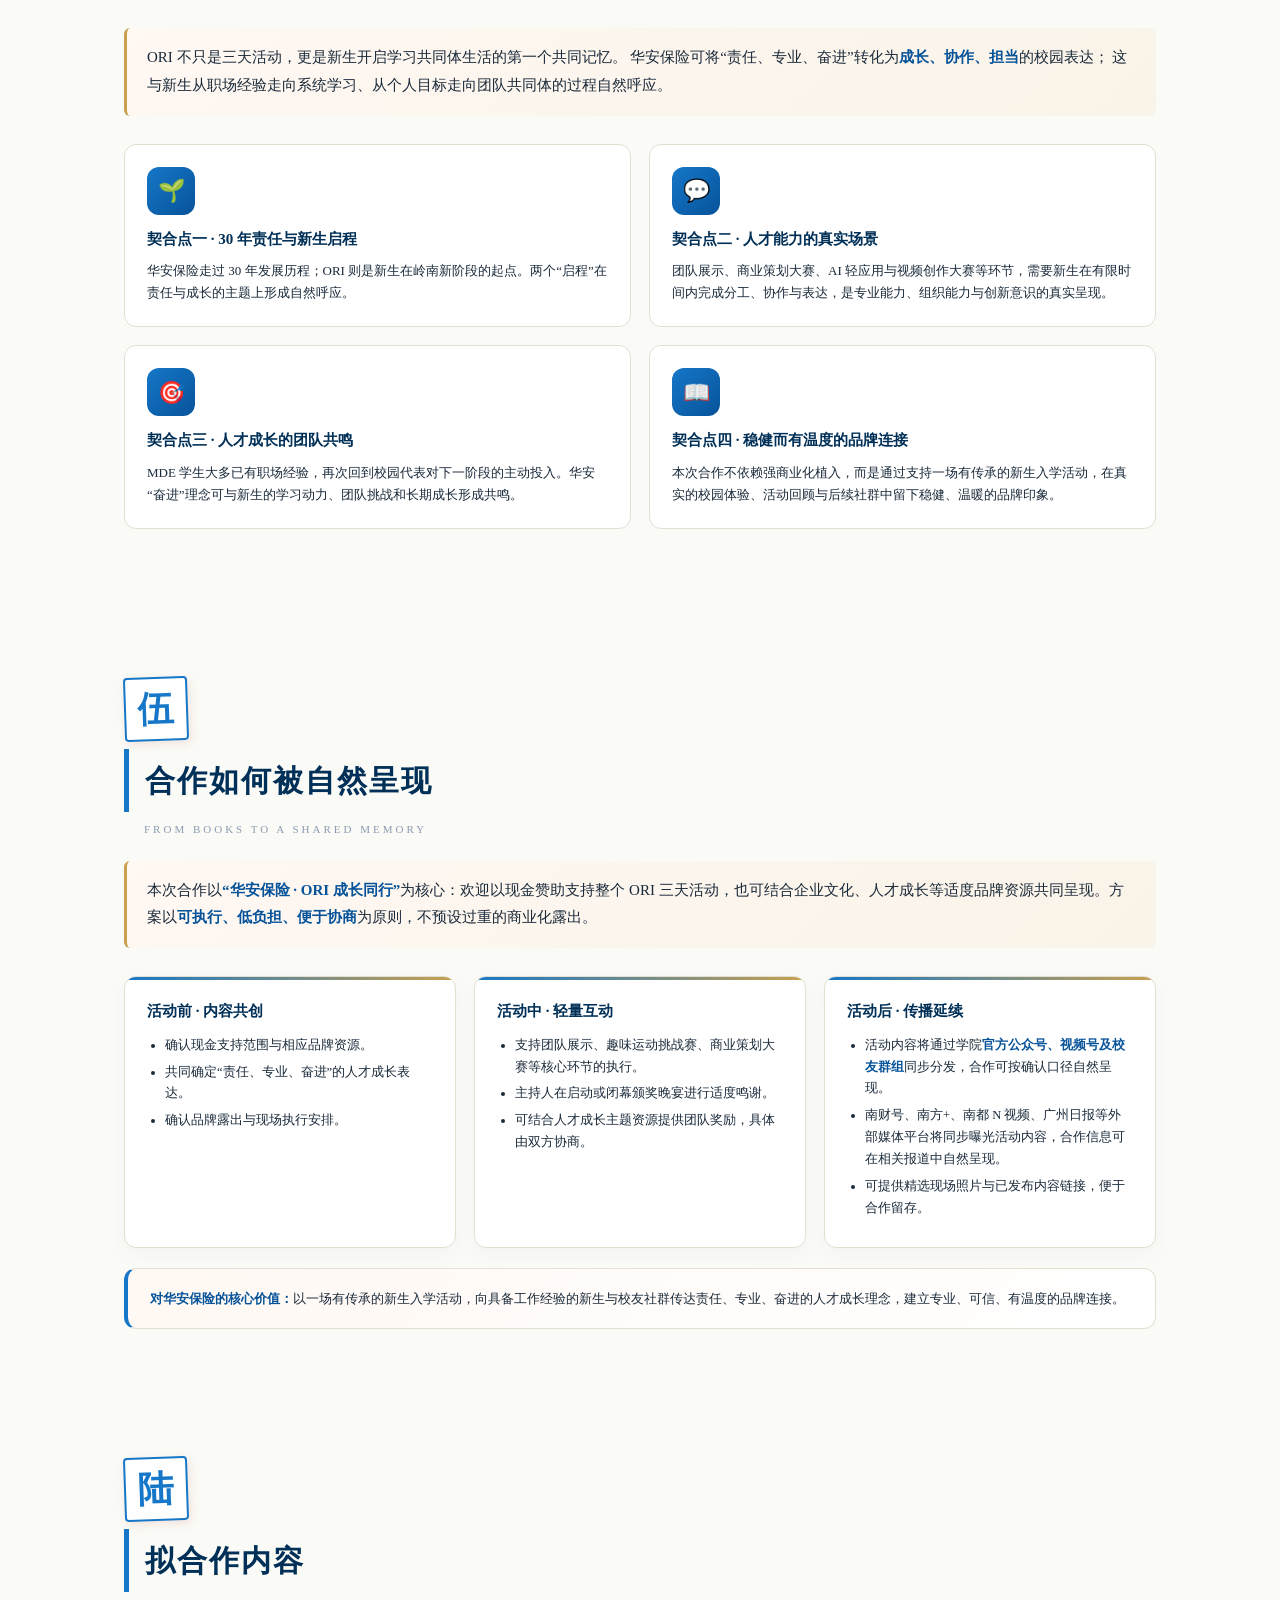
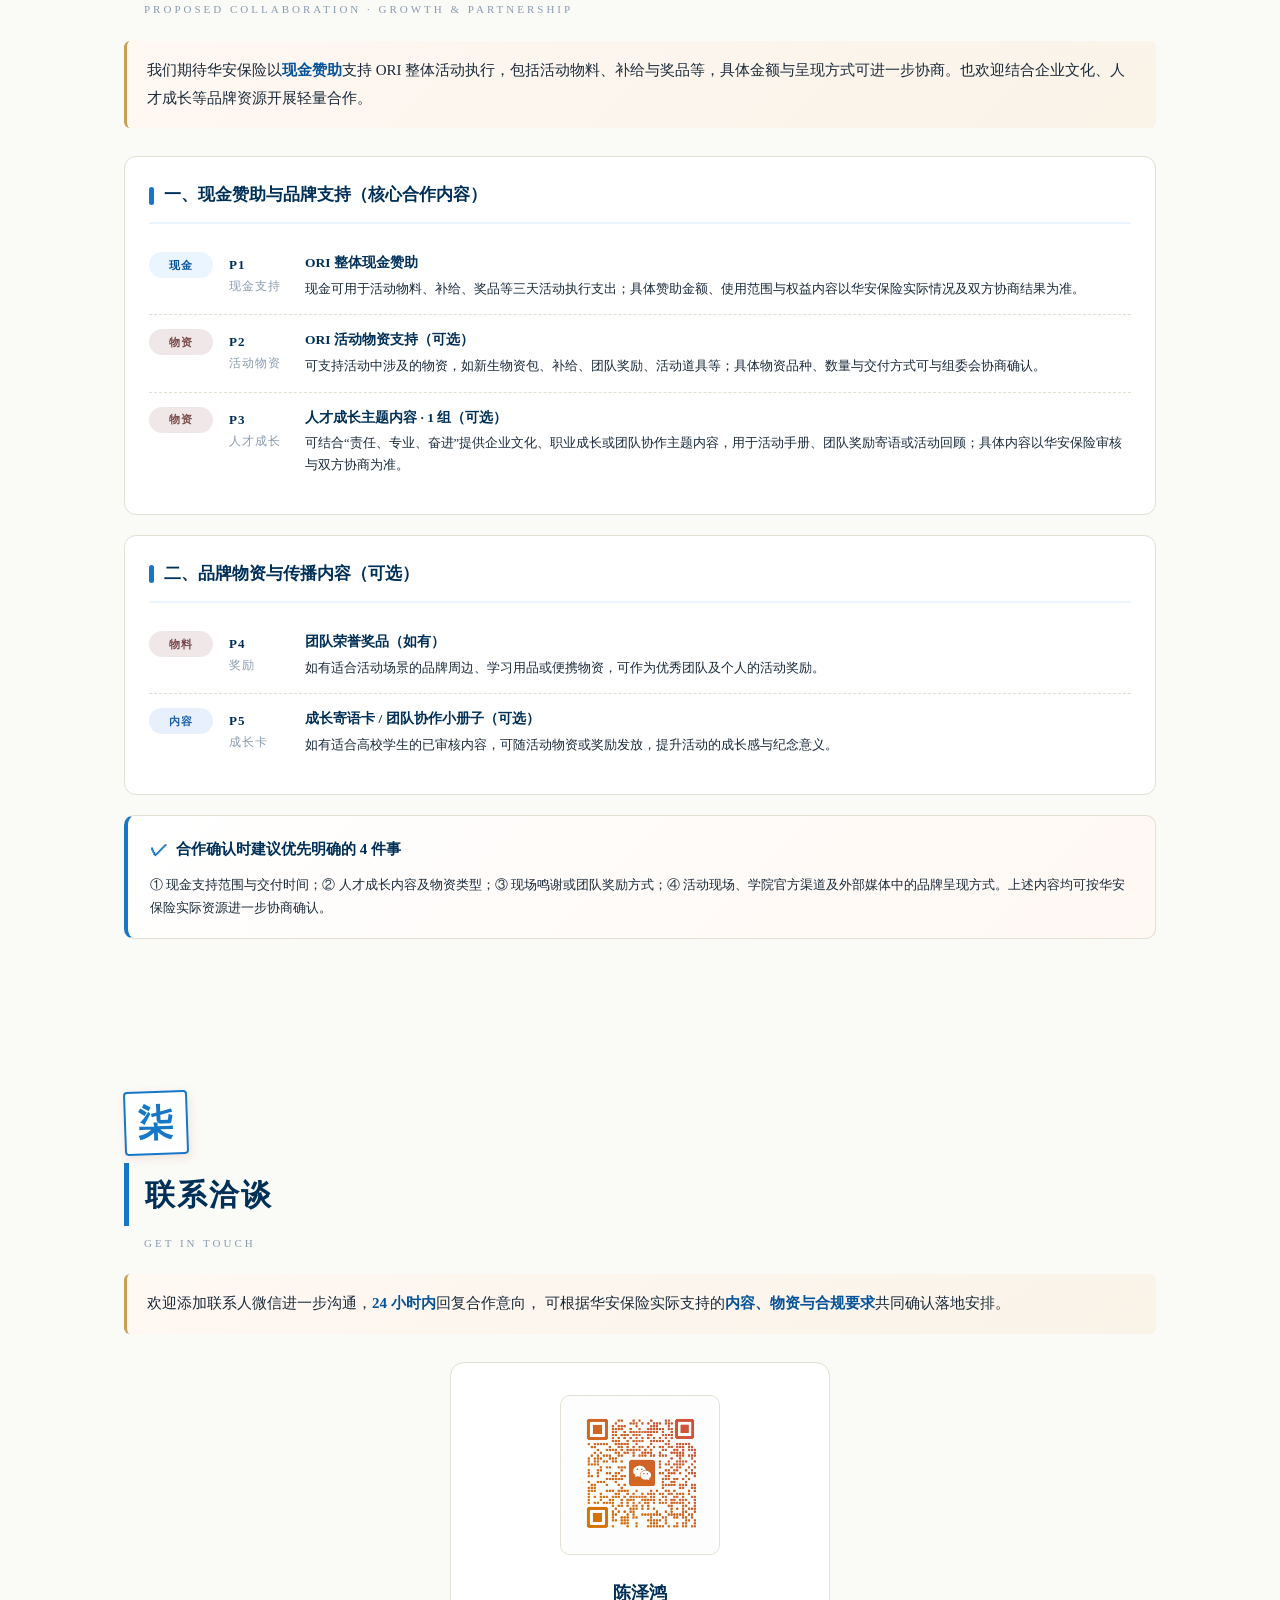
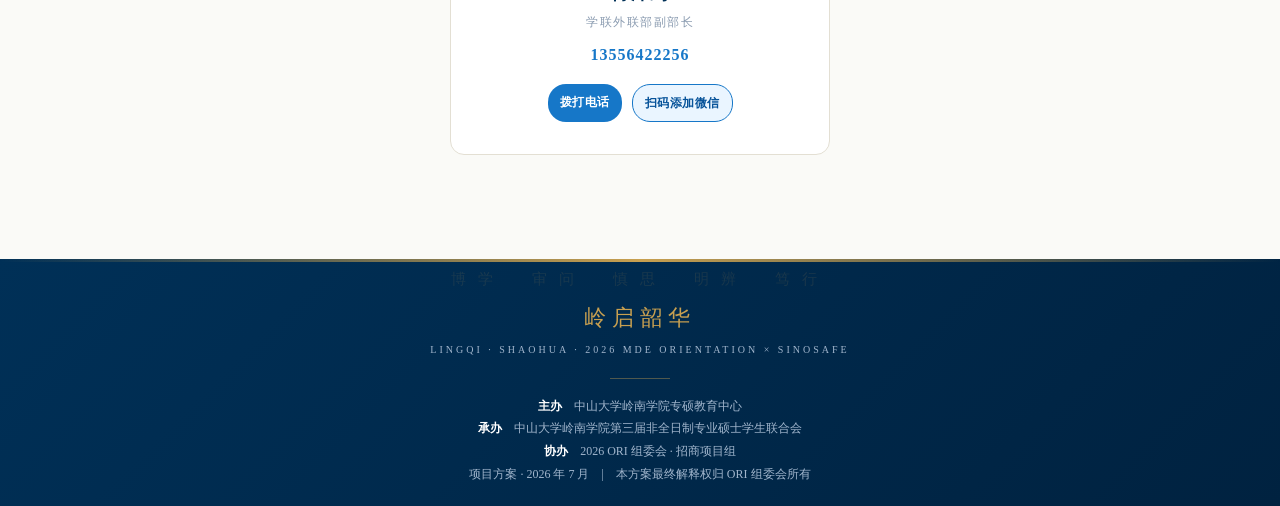
<file: huaan-insurance/index.html>
<!DOCTYPE html>
<html lang="zh-CN">
<head>
<meta charset="UTF-8">
<meta name="viewport" content="width=device-width, initial-scale=1.0">
<title>2026 中大岭院 MDE 新生 ORI · 华安保险合作建议</title>
<style>
*{margin:0;padding:0;box-sizing:border-box}
:root{
  --pony:#1677c8;
  --pony-deep:#07539a;
  --pony-light:#eaf5ff;
  --sysu-red:#a8202a;
  --navy:#003057;
  --gold:#c8a050;
  --bg:#fafaf7;
  --card:#ffffff;
  --border:#e3dfd3;
  --text:#1a2a3a;
  --light:#5f7d9c;
  --muted:#8a9bb0;
}
html{scroll-behavior:smooth}
body{
  font-family:"PingFang SC","Microsoft YaHei","Hiragino Sans GB",serif;
  line-height:1.7;color:var(--text);background:var(--bg);
  -webkit-font-smoothing:antialiased;font-size:15px;
}
.nav{
  position:fixed;top:0;left:0;right:0;z-index:100;
  background:rgba(255,255,255,0.95);backdrop-filter:blur(10px);
  border-bottom:1px solid var(--border);padding:12px 24px;
  display:flex;align-items:center;justify-content:space-between;
  box-shadow:0 2px 12px rgba(0,0,0,0.04);
}
.nav .brand{font-size:14px;font-weight:700;color:var(--navy);letter-spacing:1px;}
.nav .brand small{display:block;font-size:9px;color:var(--muted);letter-spacing:2px;margin-top:1px;}
.nav-menu{display:flex;gap:18px;flex-wrap:wrap;}
.nav-menu a{font-size:13px;color:var(--text);text-decoration:none;font-weight:500;transition:color 0.2s;}
.nav-menu a:hover{color:var(--pony);}
.cover{
  min-height:100vh;position:relative;overflow:hidden;
  background:
    radial-gradient(ellipse 70% 55% at 100% 0%,rgba(200,98,58,0.16) 0%,transparent 60%),
    radial-gradient(ellipse 75% 60% at 0% 100%,rgba(168,32,42,0.10) 0%,transparent 60%),
    linear-gradient(180deg,#fff8f3 0%,#fafafa 50%,#fefcf7 100%);
  display:flex;align-items:center;justify-content:center;
  padding:100px 24px 60px;text-align:center;
}
.cover::before{
  content:"";position:absolute;top:0;left:0;right:0;bottom:0;pointer-events:none;
  background-image:radial-gradient(circle at 10% 20%,rgba(200,98,58,0.04) 0%,transparent 8%),
                   radial-gradient(circle at 90% 80%,rgba(168,32,42,0.04) 0%,transparent 8%);
}
.cover::after{
  content:"博学　审问　慎思　明辨　笃行";
  position:absolute;bottom:5%;left:50%;transform:translateX(-50%);
  font-family:"STKaiti","KaiTi","楷体",serif;font-size:13px;letter-spacing:8px;
  color:rgba(200,98,58,0.10);white-space:nowrap;pointer-events:none;z-index:0;
}
.cover-deco-top{
  position:absolute;top:80px;left:0;right:0;height:2px;pointer-events:none;z-index:0;
  background:linear-gradient(90deg,transparent 0%,var(--pony) 20%,var(--sysu-red) 50%,var(--gold) 80%,transparent 100%);
  opacity:0.45;
}
.cover-deco-top::before,.cover-deco-top::after{
  content:"";position:absolute;top:-4px;width:10px;height:10px;
  border:1.5px solid var(--pony);transform:rotate(45deg);opacity:0.3;
}
.cover-deco-top::before{left:25%;}
.cover-deco-top::after{right:25%;}
.cover-inner{position:relative;z-index:1;max-width:760px;}
.cover .sysu{display:flex;align-items:center;justify-content:center;gap:10px;margin-bottom:14px;}
.cover .sysu img{height:36px;}
.cover .sysu .cn{font-size:15px;font-weight:700;color:var(--navy);letter-spacing:2px;}
.cover .sysu .en{font-size:9px;color:var(--muted);letter-spacing:2px;}
.cover-top-tag{
  display:inline-block;padding:5px 16px;border:1px solid var(--pony);
  border-radius:20px;font-size:12px;color:var(--pony-deep);
  letter-spacing:2px;font-weight:600;background:rgba(255,255,255,0.7);margin-bottom:24px;
}
.cover h1{
  font-family:"STKaiti","KaiTi","楷体",serif;
  font-size:62px;font-weight:700;letter-spacing:8px;line-height:1.1;
  background:linear-gradient(90deg,var(--pony-deep) 0%,var(--pony) 40%,var(--sysu-red) 75%,var(--gold) 100%);
  -webkit-background-clip:text;-webkit-text-fill-color:transparent;background-clip:text;
  margin-bottom:8px;
}
.cover .h1-en{font-size:11px;letter-spacing:5px;color:var(--muted);margin-bottom:22px;}
.cover-divider{display:flex;align-items:center;justify-content:center;gap:14px;margin:18px 0;}
.cover-divider::before,.cover-divider::after{
  content:"";width:70px;height:1px;
  background:linear-gradient(90deg,transparent,var(--gold),transparent);
}
.cover-divider span{color:var(--gold);font-size:14px;}
.cover h2{font-size:24px;font-weight:700;color:var(--navy);letter-spacing:3px;margin-bottom:6px;}
.cover h2-en{font-size:11px;letter-spacing:4px;color:var(--light);margin-bottom:18px;}
.cover .theme{
  display:inline-block;padding:7px 20px;border:1.5px solid var(--pony);
  border-radius:24px;font-size:13px;letter-spacing:2px;
  color:var(--pony-deep);font-weight:700;background:rgba(255,255,255,0.6);margin-bottom:32px;
}
.cover-info{display:flex;flex-wrap:wrap;justify-content:center;gap:14px;margin-bottom:36px;}
.cover-info .card{
  background:rgba(255,255,255,0.8);border:0.5px solid var(--border);
  border-left:3px solid var(--pony);
  border-radius:10px;padding:12px 18px;min-width:130px;text-align:left;
}
.cover-info .lbl{font-size:9px;color:var(--muted);letter-spacing:1.5px;margin-bottom:3px;}
.cover-info .val{font-size:14px;font-weight:700;color:var(--navy);}
.cover-cta{
  display:inline-block;padding:14px 36px;border-radius:30px;
  background:linear-gradient(135deg,var(--pony-deep),var(--pony));
  color:#fff;text-decoration:none;font-size:14px;font-weight:700;letter-spacing:2px;
  box-shadow:0 6px 20px rgba(200,98,58,0.3);transition:all 0.25s;
}
.cover-cta:hover{transform:translateY(-2px);box-shadow:0 10px 28px rgba(200,98,58,0.4);}
.cover-foot{margin-top:36px;font-size:11px;color:var(--muted);letter-spacing:1px;line-height:1.8;}
section{padding:64px 24px;max-width:1080px;margin:0 auto;}
.section-num{
  display:inline-flex;align-items:center;justify-content:center;
  width:64px;height:64px;border:2.5px solid var(--pony);
  font-family:"STKaiti","KaiTi","楷体",serif;font-size:36px;
  color:var(--pony);font-weight:700;line-height:1;
  background:rgba(255,255,255,0.85);border-radius:4px;
  transform:rotate(-2deg);margin-bottom:8px;position:relative;
  box-shadow:2px 3px 8px rgba(200,98,58,0.15),inset 0 0 0 3px rgba(255,255,255,0.9);
  transition:transform 0.3s;
}
.section-num:hover{transform:rotate(2deg) scale(1.05);}
.section-title{
  font-size:30px;font-weight:800;color:var(--navy);
  border-left:5px solid var(--pony);padding:6px 0 6px 16px;margin-bottom:8px;
  font-family:"STKaiti",serif;letter-spacing:2px;
}
.section-title-en{font-size:11px;color:var(--muted);letter-spacing:3px;margin-bottom:22px;padding-left:20px;}
.section-lead{
  font-size:15px;line-height:1.85;color:var(--text);
  background:linear-gradient(135deg,#fff8f3 0%,#faf3e8 100%);
  border-left:3px solid var(--gold);padding:16px 20px;border-radius:6px;margin-bottom:28px;
}
.section-lead strong{color:var(--pony-deep);}
.kpi-row{display:grid;grid-template-columns:repeat(4,1fr);gap:16px;margin-bottom:28px;}
.kpi{
  background:#fff;border:1px solid var(--border);border-radius:12px;
  padding:20px;text-align:center;transition:all 0.25s;
  position:relative;overflow:hidden;
}
.kpi::before{
  content:"";position:absolute;top:0;left:0;right:0;height:3px;
  background:linear-gradient(90deg,var(--pony),var(--gold));
}
.kpi:hover{
  transform:translateY(-4px);
  box-shadow:0 12px 32px rgba(200,98,58,0.10),0 0 0 1px var(--pony) inset;
  border-color:var(--pony);
}
.kpi .num{
  font-family:"STKaiti",serif;font-size:36px;font-weight:700;
  color:var(--pony);line-height:1.1;margin-bottom:4px;
}
.kpi .num small{font-size:18px;}
.kpi .lbl{font-size:12px;color:var(--light);letter-spacing:1px;}
.flow{
  background:#fff;border:1px solid var(--border);border-radius:14px;
  padding:28px;margin-bottom:24px;
}
.flow h3{font-size:18px;color:var(--navy);margin-bottom:18px;display:flex;align-items:center;gap:10px;}
.flow h3::before{content:"";width:5px;height:18px;background:var(--pony);border-radius:3px;}
.flow-steps{display:grid;grid-template-columns:repeat(5,1fr);gap:14px;}
.flow-step{
  text-align:center;padding:16px 10px;
  background:linear-gradient(135deg,#fff8f3,#fff);
  border:1px solid var(--border);border-radius:10px;position:relative;
  transition:all 0.3s;
}
.flow-step:hover{
  transform:translateY(-3px);
  box-shadow:0 8px 24px rgba(200,98,58,0.08);
  border-color:var(--pony);
}
.flow-step .step-num{
  display:inline-block;width:30px;height:30px;line-height:30px;
  border-radius:50%;background:var(--pony);color:#fff;
  font-weight:700;font-size:14px;margin-bottom:8px;
}
.flow-step .step-name{font-size:13px;font-weight:700;color:var(--navy);margin-bottom:4px;}
.flow-step .step-desc{font-size:11px;color:var(--light);line-height:1.5;}
.feasibility{
  background:linear-gradient(135deg,#fff,#fff8f3);
  border:1px solid var(--border);border-left:4px solid var(--pony);
  border-radius:10px;padding:18px 22px;margin-bottom:24px;
}
.feasibility h4{font-size:15px;color:var(--navy);margin-bottom:8px;display:flex;align-items:center;gap:8px;}
.feasibility h4::before{content:"✓";color:var(--pony);font-weight:700;font-size:18px;}
.feasibility p{font-size:13px;line-height:1.8;color:var(--text);}
.feasibility p strong{color:var(--pony-deep);}
.fit-grid{display:grid;grid-template-columns:repeat(2,1fr);gap:18px;margin-bottom:20px;}
.fit-card{
  background:#fff;border:1px solid var(--border);border-radius:12px;
  padding:22px;position:relative;transition:all 0.25s;
}
.fit-card:hover{
  border-color:var(--pony);
  box-shadow:0 12px 32px rgba(200,98,58,0.10);
  transform:translateY(-3px);
}
.fit-card .fc-ico{
  width:48px;height:48px;border-radius:12px;
  display:flex;align-items:center;justify-content:center;
  font-size:22px;color:#fff;margin-bottom:12px;
  background:linear-gradient(135deg,var(--pony),var(--pony-deep));
}
.fit-card h4{font-size:15px;font-weight:700;color:var(--navy);margin-bottom:8px;}
.fit-card p{font-size:13px;line-height:1.7;color:var(--text);}
.deliverable-grid{display:grid;grid-template-columns:repeat(3,1fr);gap:18px;margin-bottom:20px;}
.deliverable-card{
  background:#fff;border:1px solid var(--border);border-radius:12px;
  padding:22px;position:relative;overflow:hidden;
  box-shadow:0 6px 20px rgba(0,0,0,0.03);
}
.deliverable-card::before{
  content:"";position:absolute;top:0;left:0;right:0;height:3px;
  background:linear-gradient(90deg,var(--pony),var(--gold));
}
.deliverable-card h4{font-size:15px;color:var(--navy);margin-bottom:10px;}
.deliverable-card ul{padding-left:18px;}
.deliverable-card li{font-size:12.5px;line-height:1.75;margin-bottom:5px;color:var(--text);}
.deliverable-card strong{color:var(--pony-deep);}
.deal-note{
  background:linear-gradient(135deg,#fff8f3,#fff);
  border:1px solid var(--border);border-left:4px solid var(--pony);
  border-radius:12px;padding:18px 22px;margin-top:16px;font-size:13px;line-height:1.8;
}
.deal-note strong{color:var(--pony-deep);}
.sponsor-list{
  background:#fff;border:1px solid var(--border);border-radius:12px;
  padding:24px;margin-bottom:20px;
}
.sponsor-list h3{
  font-size:17px;color:var(--navy);margin-bottom:14px;
  display:flex;align-items:center;gap:10px;
  padding-bottom:12px;border-bottom:2px solid var(--pony-light);
}
.sponsor-list h3::before{content:"";width:5px;height:18px;background:var(--pony);border-radius:3px;}
.sponsor-item{
  display:flex;align-items:flex-start;gap:16px;
  padding:14px 0;border-bottom:1px dashed var(--border);
}
.sponsor-item:last-child{border-bottom:none;}
.sponsor-item .si-tag{
  flex-shrink:0;display:inline-flex;align-items:center;justify-content:center;
  min-width:64px;height:26px;border-radius:13px;
  font-size:11px;font-weight:700;letter-spacing:1px;
}
.sponsor-item .si-tag.tech{background:var(--pony-light);color:var(--pony-deep);}
.sponsor-item .si-tag.goods{background:#f0e8e8;color:#7a4a4a;}
.sponsor-item .si-tag.digital{background:#e8f0fe;color:#1a5fa8;}
.sponsor-item .si-tab{font-size:12px;color:var(--muted);letter-spacing:1px;flex-shrink:0;width:60px;padding-top:2px;}
.sponsor-item .si-tab strong{color:var(--navy);font-size:13px;display:block;}
.sponsor-item .si-body{flex:1;}
.sponsor-item .si-body h5{font-size:13.5px;font-weight:700;color:var(--navy);margin-bottom:4px;}
.sponsor-item .si-body p{font-size:12.5px;line-height:1.7;color:var(--text);}
.rights-table{width:100%;border-collapse:collapse;background:#fff;border-radius:10px;overflow:hidden;
  box-shadow:0 2px 8px rgba(0,0,0,0.05);font-size:12.5px;}
.rights-table th{
  background:linear-gradient(135deg,var(--pony-deep),var(--pony));color:#fff;
  padding:12px 10px;text-align:center;font-size:12.5px;letter-spacing:1.5px;
  border-bottom:2px solid var(--gold);
}
.rights-table td{padding:10px;border-top:1px solid var(--border);text-align:center;vertical-align:middle;}
.rights-table td:first-child{text-align:left;background:#fff8f3;font-weight:600;color:var(--navy);}
.rights-table .check{color:var(--pony);font-weight:700;font-size:16px;}
.rights-table .partial{color:var(--gold);font-size:14px;}
.rights-table tbody tr:nth-child(even){background:rgba(255,248,243,0.5);}
.rights-table tbody tr:nth-child(odd){background:#fff;}
.rights-table tbody tr:hover{background:rgba(200,98,58,0.04) !important;box-shadow:inset 3px 0 0 var(--pony);}
.partners-row{display:grid;grid-template-columns:1fr 1fr;gap:18px;margin-top:8px;}
.partner-card{
  background:#fff;border:1px solid var(--border);border-radius:12px;
  padding:20px;text-align:center;
}
.partner-card h3{font-size:16px;color:var(--navy);margin-bottom:12px;letter-spacing:1px;}
.partner-card img{width:100%;border-radius:8px;background:#fff;}
.contact-card-single{
  background:#fff;border:1px solid var(--border);border-radius:14px;
  padding:32px 24px;text-align:center;max-width:380px;margin:0 auto;
  transition:all 0.25s;
}
.contact-card-single:hover{
  transform:translateY(-4px);
  box-shadow:0 12px 36px rgba(200,98,58,0.10);
  border-color:var(--gold);
}
.contact-card-single img{
  width:160px;height:160px;border-radius:10px;
  border:1px solid var(--border);margin-bottom:14px;object-fit:contain;
}
.contact-card-single .name{font-size:18px;font-weight:700;color:var(--navy);margin-bottom:4px;}
.contact-card-single .role{font-size:12px;color:var(--muted);margin-bottom:8px;letter-spacing:1.5px;}
.contact-card-single .phone{font-size:16px;color:var(--pony);font-weight:700;letter-spacing:1px;}
.contact-actions{display:flex;justify-content:center;gap:10px;margin-top:16px;}
.contact-actions a{display:inline-block;padding:8px 12px;border-radius:18px;text-decoration:none;font-size:12px;font-weight:700;letter-spacing:.5px;}
.contact-actions .call{background:var(--pony);color:#fff;}.contact-actions .wechat{background:var(--pony-light);color:var(--pony-deep);border:1px solid var(--pony);}
.qr-modal{display:none;position:fixed;inset:0;z-index:1000;background:rgba(0,35,65,.62);align-items:center;justify-content:center;padding:24px;}
.qr-modal.show{display:flex}.qr-dialog{background:#fff;border-radius:16px;padding:22px;text-align:center;max-width:330px;box-shadow:0 18px 50px rgba(0,0,0,.25)}
.qr-dialog img{width:240px;height:240px;object-fit:contain;border-radius:8px}.qr-dialog p{font-size:14px;color:var(--navy);margin:10px 0}.qr-dialog button{border:0;border-radius:16px;padding:7px 16px;background:var(--pony);color:#fff;cursor:pointer}
footer{
  background:linear-gradient(135deg,var(--navy),#002240);
  color:#fff;padding:40px 24px 20px;text-align:center;margin-top:40px;
  position:relative;overflow:hidden;
}
footer::before{
  content:"博学　审问　慎思　明辨　笃行";
  position:absolute;top:8px;left:0;right:0;
  font-family:"STKaiti","KaiTi","楷体",serif;font-size:15px;letter-spacing:12px;
  color:rgba(200,160,80,0.12);white-space:nowrap;pointer-events:none;
}
footer::after{
  content:"";position:absolute;top:0;left:0;right:0;height:3px;
  background:linear-gradient(90deg,transparent,var(--gold),transparent);
}
footer .foot-brand{
  font-family:"STKaiti",serif;font-size:22px;letter-spacing:6px;
  color:var(--gold);margin-bottom:4px;position:relative;z-index:1;
}
footer .foot-en{font-size:10px;color:#a0b5cc;letter-spacing:3px;margin-bottom:20px;position:relative;z-index:1;}
footer .foot-divider{
  width:60px;height:1px;background:var(--gold);margin:0 auto 16px;
  position:relative;z-index:1;opacity:0.4;
}
footer .foot-line{font-size:12px;color:#a0b5cc;line-height:1.9;position:relative;z-index:1;}
footer .foot-line strong{color:#fff;}
.back-top{
  position:fixed;bottom:24px;right:24px;width:42px;height:42px;
  background:var(--pony);color:#fff;border-radius:50%;border:none;
  font-size:18px;cursor:pointer;opacity:0;transition:opacity 0.3s;
  box-shadow:0 4px 14px rgba(200,98,58,0.3);z-index:99;
}
.back-top.show{opacity:1;}
.reveal{
  opacity:0;transform:translateY(32px);
  transition:opacity 0.7s ease,transform 0.7s ease;
}
.reveal.visible{opacity:1;transform:translateY(0);}
.reveal-delay-1{transition-delay:0.1s;}
.reveal-delay-2{transition-delay:0.2s;}
.reveal-delay-3{transition-delay:0.3s;}
.reveal-delay-4{transition-delay:0.4s;}
@media(max-width:768px){
  .nav{padding:10px 16px;}
  .nav-menu{display:none;}
  .cover{padding:90px 16px 40px;}
  .cover h1{font-size:42px;letter-spacing:5px;}
  .cover h2{font-size:18px;letter-spacing:2px;}
  .cover-info .card{min-width:110px;padding:10px 12px;}
  .cover::after{font-size:10px;letter-spacing:4px;bottom:3%;}
  .kpi-row{grid-template-columns:repeat(2,1fr);}
  .flow-steps{grid-template-columns:repeat(2,1fr);}
  .partners-row{grid-template-columns:1fr;}
  .fit-grid{grid-template-columns:1fr;}
  .deliverable-grid{grid-template-columns:1fr;}
  .sponsor-item{flex-direction:column;gap:8px;}
  .sponsor-item .si-tag{align-self:flex-start;}
  .sponsor-item .si-tab{width:auto;}
  .section-title{font-size:22px;}
  .section-num{width:52px;height:52px;font-size:28px;}
  section{padding:48px 16px;}
  .rights-table{font-size:11px;}
  .rights-table th,.rights-table td{padding:8px 6px;}
}
@media print{
  .nav,.back-top,.cover-cta{display:none !important;}
  body{font-size:12px;line-height:1.5;color:#000;background:#fff;}
  .cover{
    min-height:auto;padding:40px 0 20px;background:none;
    text-align:center;page-break-after:always;
  }
  .cover h1{
    font-size:36px;letter-spacing:4px;
    background:none;-webkit-text-fill-color:var(--pony-deep);color:var(--pony-deep);
  }
  .cover h2{font-size:18px;}
  .cover .h1-en,.cover .sysu .en,.cover-top-tag{font-size:10px;}
  .cover::after{font-size:11px;letter-spacing:6px;color:rgba(200,98,58,0.15);}
  .cover-deco-top{display:none;}
  .cover-info{display:flex;flex-wrap:wrap;justify-content:center;gap:10px;}
  .cover-info .card{border:1px solid #ccc;background:#fff;min-width:100px;padding:8px 12px;}
  section{padding:24px 0;max-width:100%;break-inside:avoid;}
  .section-title{font-size:20px;border-left-width:4px;}
  .section-num{width:48px;height:48px;font-size:26px;}
  .kpi,.flow-step,.flow,.partners,.partner-card,.contact-card-single,.sponsor-list,.feasibility,.fit-card{
    break-inside:avoid;box-shadow:none !important;page-break-inside:avoid;
  }
  .kpi-row{grid-template-columns:repeat(4,1fr);}
  .flow-steps{grid-template-columns:repeat(5,1fr);}
  .fit-grid{grid-template-columns:repeat(2,1fr);}
  .deliverable-grid{grid-template-columns:repeat(3,1fr);}
  .partners-row{grid-template-columns:repeat(2,1fr);}
  .rights-table{font-size:10px;box-shadow:none;}
  .rights-table th{background:var(--pony) !important;-webkit-print-color-adjust:exact;print-color-adjust:exact;}
  .rights-table tr:nth-child(even){background:#fff8f3 !important;-webkit-print-color-adjust:exact;print-color-adjust:exact;}
  footer{
    background:var(--navy) !important;-webkit-print-color-adjust:exact;print-color-adjust:exact;
    color:#fff !important;page-break-before:always;
  }
  .reveal{opacity:1 !important;transform:none !important;}
  @page{margin:1.5cm;}
}
</style>
</head>
<body>

<nav class="nav">
  <div class="brand">
    2026 中大岭院 ORI · 华安保险合作建议
    <small>LINGNAN × SINOSAFE · GROW TOGETHER</small>
  </div>
  <div class="nav-menu">
    <a href="#about">关于ORI</a>
    <a href="#value">合作价值</a>
    <a href="#award">成长同行</a>
    <a href="#fit">契合点</a>
    <a href="#deliverables">合作呈现</a>
    <a href="#sponsor">拟合作内容</a>
    <a href="#contact">联系</a>
  </div>
</nav>

<div class="cover">
  <div class="cover-deco-top"></div>
  <div class="cover-inner">
    <div class="sysu">
      <div>
        <div class="cn">中山大学岭南学院</div>
        <div class="en">LINGNAN COLLEGE · SUN YAT-SEN UNIVERSITY</div>
      </div>
    </div>

    <div class="cover-top-tag">新生入学导向活动 · 30 周年共创建议</div>

    <h1>岭启韶华</h1>
    <div class="h1-en">LINGQI · SHAOHUA</div>

    <div class="cover-divider"><span>· · ·</span></div>

    <h2>致 · 华安保险</h2>
    <h2-en>ORIENTATION 2026 × SINOSAFE</h2-en>

    <div class="theme">"数智领航，启程岭南" · 2026 级 MDE</div>

    <div class="cover-info">
      <div class="card">
        <div class="lbl">DATE</div>
        <div class="val">2026.09.04 - 09.06</div>
      </div>
      <div class="card">
        <div class="lbl">VENUE</div>
        <div class="val">中山大学康乐园</div>
      </div>
      <div class="card">
        <div class="lbl">SCALE</div>
        <div class="val">180+ 名 MDE 新生</div>
      </div>
      <div class="card">
        <div class="lbl">FOCUS</div>
        <div class="val">全程活动支持</div>
      </div>
    </div>

    <a href="#sponsor" class="cover-cta">查看合作建议 →</a>

    <div class="cover-foot">
      中山大学岭南学院专硕教育中心<br>
      中山大学岭南学院第三届非全日制专业硕士学生联合会<br>
      本方案最终解释权归 ORI 组委会所有
    </div>
  </div>
</div>

<section id="about" class="reveal">
  <div class="section-num">壹</div>
  <h2 class="section-title">关于 ORI 活动</h2>
  <div class="section-title-en">ABOUT ORIENTATION</div>

  <div class="section-lead reveal reveal-delay-1">
    新生入学导向活动（<strong>Orientation，简称 ORI</strong>）是中山大学岭南学院每一位新生的"开学第一课"。
    自 <strong>1999 级</strong>开始举办，迄今已延续 <strong>26 届</strong>，是岭南学院最具传承意义的品牌活动。
    2026 级 MDE 新生将组队协同竞技，在三天内完成<strong>团队展示、趣味运动挑战赛、AI 轻应用、商业策划大赛、视频创作大赛、文艺汇演</strong>等六大环节，最后将于闭幕颁奖晚宴中公布优秀队伍与个人。
  </div>

  <div class="kpi-row">
    <div class="kpi reveal reveal-delay-1">
      <div class="num">180<small>+</small></div>
      <div class="lbl">2026 级 MDE 新生</div>
    </div>
    <div class="kpi reveal reveal-delay-2">
      <div class="num">26<small>届</small></div>
      <div class="lbl">品牌活动传承</div>
    </div>
    <div class="kpi reveal reveal-delay-3">
      <div class="num">6<small>大</small></div>
      <div class="lbl">核心竞技环节</div>
    </div>
    <div class="kpi reveal reveal-delay-4">
      <div class="num">5000<small>+</small></div>
      <div class="lbl">校友社群辐射</div>
    </div>
  </div>
</section>

<section id="value" class="reveal">
  <div class="section-num">贰</div>
  <h2 class="section-title">为什么值得合作</h2>
  <div class="section-title-en">WHY PARTNER WITH US</div>

  <div class="section-lead">
    MDE（数字经济硕士）是<strong>全国规模最大的非全日制数字经济专硕项目</strong>。
    180+ 名新生均为 <strong>3 年以上工作经验</strong>的金融、互联网、高端制造、战略咨询等行业的企事业单位中层、高管与企业家。
    合作岭院 ORI，等于一次触达大湾区数字经济未来决策者。
  </div>

  <div class="kpi-row" style="grid-template-columns:repeat(3,1fr);">
    <div class="kpi reveal reveal-delay-1">
      <div class="num">🎓</div>
      <div class="lbl" style="margin-top:6px;">数字经济硕士生</div>
    </div>
    <div class="kpi reveal reveal-delay-2">
      <div class="num">📚</div>
      <div class="lbl" style="margin-top:6px;">成长同行的合作场景</div>
    </div>
    <div class="kpi reveal reveal-delay-3">
      <div class="num">💬</div>
      <div class="lbl" style="margin-top:6px;">理性决策的职场群体</div>
    </div>
  </div>

  <div class="section-lead" style="margin-top:18px;">
    <strong>华安保险与岭院 MDE 项目的契合点：</strong>2026 年是华安保险成立 30 周年的重要节点。华安“责任、专业、奋进”的经营理念与“华安保险与您共成长”的成长口号，和 MDE 新生在岭南开启新学习阶段的主题高度呼应；华安可成为这段成长旅程的<strong>同行者</strong>。
  </div>
</section>

<section id="award" class="reveal">
  <div class="section-num">叁</div>
  <h2 class="section-title">30 周年，如何与新生共同启程</h2>
  <div class="section-title-en">GROWTH TOGETHER · RECOMMENDED APPROACH</div>

  <div class="section-lead">
    我们期待华安保险以<strong>现金赞助与品牌资源</strong>支持整个 ORI。现金可灵活用于三天活动的物料、场地、补给、奖品与执行保障；具体金额和合作形式可进一步协商。
  </div>

  <div class="flow">
    <h3>推荐合作路径：让成长理念对应一次行动</h3>
    <div class="flow-steps">
      <div class="flow-step reveal reveal-delay-1">
        <div class="step-num">1</div>
        <div class="step-name">启程寄语</div><div class="step-desc">以“责任、专业、奋进”共创新生启程表达</div>
      </div>
      <div class="flow-step reveal reveal-delay-2">
        <div class="step-num">2</div>
        <div class="step-name">成长同行</div><div class="step-desc">在团队竞技与成果展示中自然呈现品牌支持</div>
      </div>
      <div class="flow-step reveal reveal-delay-3">
        <div class="step-num">3</div>
        <div class="step-name">团队协作</div><div class="step-desc">以任务完成、创意表达与协作投入产生荣誉</div>
      </div>
      <div class="flow-step reveal reveal-delay-4">
        <div class="step-num">4</div>
        <div class="step-name">成果嘉奖</div><div class="step-desc">支持优秀团队与积极参与者的活动奖励</div>
      </div>
    </div>
  </div>

  <div class="feasibility reveal reveal-delay-2">
    <h4>合作边界清晰</h4><p>本次合作定位为对新生入学导向活动的现金、品牌与人才成长支持；活动露出、资源支持与具体权益均以双方最终确认方案为准。</p>
  </div>
</section>

<section id="fit" class="reveal">
  <div class="section-num">肆</div>
  <h2 class="section-title">华安保险 × ORI · 4 个自然契合点</h2>
  <div class="section-title-en">DEEPER FIT · GROWTH IN ORIENTATION</div>

  <div class="section-lead">
    ORI 不只是三天活动，更是新生开启学习共同体生活的第一个共同记忆。
    华安保险可将“责任、专业、奋进”转化为<strong>成长、协作、担当</strong>的校园表达；
    这与新生从职场经验走向系统学习、从个人目标走向团队共同体的过程自然呼应。
  </div>

  <div class="fit-grid">
    <div class="fit-card reveal reveal-delay-1">
      <div class="fc-ico">🌱</div>
      <h4>契合点一 · 30 年责任与新生启程</h4><p>华安保险走过 30 年发展历程；ORI 则是新生在岭南新阶段的起点。两个“启程”在责任与成长的主题上形成自然呼应。</p>
    </div>

    <div class="fit-card reveal reveal-delay-2">
      <div class="fc-ico">💬</div>
      <h4>契合点二 · 人才能力的真实场景</h4><p>团队展示、商业策划大赛、AI 轻应用与视频创作大赛等环节，需要新生在有限时间内完成分工、协作与表达，是专业能力、组织能力与创新意识的真实呈现。</p>
    </div>

    <div class="fit-card reveal reveal-delay-3">
      <div class="fc-ico">🎯</div>
      <h4>契合点三 · 人才成长的团队共鸣</h4><p>MDE 学生大多已有职场经验，再次回到校园代表对下一阶段的主动投入。华安“奋进”理念可与新生的学习动力、团队挑战和长期成长形成共鸣。</p>
    </div>

    <div class="fit-card reveal reveal-delay-4">
      <div class="fc-ico">📖</div>
      <h4>契合点四 · 稳健而有温度的品牌连接</h4><p>本次合作不依赖强商业化植入，而是通过支持一场有传承的新生入学活动，在真实的校园体验、活动回顾与后续社群中留下稳健、温暖的品牌印象。</p>
    </div>
  </div>
</section>

<section id="deliverables" class="reveal">
  <div class="section-num">伍</div>
  <h2 class="section-title">合作如何被自然呈现</h2>
  <div class="section-title-en">FROM BOOKS TO A SHARED MEMORY</div>

  <div class="section-lead">
    本次合作以<strong>“华安保险 · ORI 成长同行”</strong>为核心：欢迎以现金赞助支持整个 ORI 三天活动，也可结合企业文化、人才成长等适度品牌资源共同呈现。方案以<strong>可执行、低负担、便于协商</strong>为原则，不预设过重的商业化露出。
  </div>

  <div class="deliverable-grid">
    <div class="deliverable-card reveal reveal-delay-1">
      <h4>活动前 · 内容共创</h4>
      <ul>
        <li>确认现金支持范围与相应品牌资源。</li><li>共同确定“责任、专业、奋进”的人才成长表达。</li><li>确认品牌露出与现场执行安排。</li>
      </ul>
    </div>

    <div class="deliverable-card reveal reveal-delay-2">
      <h4>活动中 · 轻量互动</h4>
      <ul>
        <li>支持团队展示、趣味运动挑战赛、商业策划大赛等核心环节的执行。</li><li>主持人在启动或闭幕颁奖晚宴进行适度鸣谢。</li><li>可结合人才成长主题资源提供团队奖励，具体由双方协商。</li>
      </ul>
    </div>

    <div class="deliverable-card reveal reveal-delay-3">
      <h4>活动后 · 传播延续</h4>
      <ul>
        <li>活动内容将通过学院<strong>官方公众号、视频号及校友群组</strong>同步分发，合作可按确认口径自然呈现。</li><li>南财号、南方+、南都 N 视频、广州日报等外部媒体平台将同步曝光活动内容，合作信息可在相关报道中自然呈现。</li><li>可提供精选现场照片与已发布内容链接，便于合作留存。</li>
      </ul>
    </div>
  </div>

  <div class="deal-note reveal reveal-delay-4">
    <strong>对华安保险的核心价值：</strong>以一场有传承的新生入学活动，向具备工作经验的新生与校友社群传达责任、专业、奋进的人才成长理念，建立专业、可信、有温度的品牌连接。
  </div>
</section>

<section id="sponsor" class="reveal">
  <div class="section-num">陆</div>
  <h2 class="section-title">拟合作内容</h2>
  <div class="section-title-en">PROPOSED COLLABORATION · GROWTH &amp; PARTNERSHIP</div>

  <div class="section-lead">
    我们期待华安保险以<strong>现金赞助</strong>支持 ORI 整体活动执行，包括活动物料、补给与奖品等，具体金额与呈现方式可进一步协商。也欢迎结合企业文化、人才成长等品牌资源开展轻量合作。
  </div>

  <div class="sponsor-list reveal reveal-delay-1">
    <h3>一、现金赞助与品牌支持（核心合作内容）</h3>

    <div class="sponsor-item">
      <span class="si-tag tech">现金</span>
      <div class="si-tab"><strong>P1</strong>现金支持</div>
      <div class="si-body">
        <h5>ORI 整体现金赞助</h5><p>现金可用于活动物料、补给、奖品等三天活动执行支出；具体赞助金额、使用范围与权益内容以华安保险实际情况及双方协商结果为准。</p>
      </div>
    </div>

    <div class="sponsor-item">
      <span class="si-tag goods">物资</span>
      <div class="si-tab"><strong>P2</strong>活动物资</div>
      <div class="si-body">
        <h5>ORI 活动物资支持（可选）</h5><p>可支持活动中涉及的物资，如新生物资包、补给、团队奖励、活动道具等；具体物资品种、数量与交付方式可与组委会协商确认。</p>
      </div>
    </div>

    <div class="sponsor-item">
      <span class="si-tag goods">物资</span>
      <div class="si-tab"><strong>P3</strong>人才成长</div>
      <div class="si-body">
        <h5>人才成长主题内容 · 1 组（可选）</h5><p>可结合“责任、专业、奋进”提供企业文化、职业成长或团队协作主题内容，用于活动手册、团队奖励寄语或活动回顾；具体内容以华安保险审核与双方协商为准。</p>
      </div>
    </div>
  </div>

  <div class="sponsor-list reveal reveal-delay-2">
    <h3>二、品牌物资与传播内容（可选）</h3>

    <div class="sponsor-item">
      <span class="si-tag goods">物料</span>
      <div class="si-tab"><strong>P4</strong>奖励</div>
      <div class="si-body">
        <h5>团队荣誉奖品（如有）</h5><p>如有适合活动场景的品牌周边、学习用品或便携物资，可作为优秀团队及个人的活动奖励。</p>
      </div>
    </div>

    <div class="sponsor-item">
      <span class="si-tag digital">内容</span>
      <div class="si-tab"><strong>P5</strong>成长卡</div>
      <div class="si-body">
        <h5>成长寄语卡 / 团队协作小册子（可选）</h5><p>如有适合高校学生的已审核内容，可随活动物资或奖励发放，提升活动的成长感与纪念意义。</p>
      </div>
    </div>
  </div>

  <div class="feasibility reveal reveal-delay-4">
    <h4>合作确认时建议优先明确的 4 件事</h4>
    <p>① 现金支持范围与交付时间；② 人才成长内容及物资类型；③ 现场鸣谢或团队奖励方式；④ 活动现场、学院官方渠道及外部媒体中的品牌呈现方式。上述内容均可按华安保险实际资源进一步协商确认。</p>
  </div>
</section>

<section id="contact" class="reveal">
  <div class="section-num">柒</div>
  <h2 class="section-title">联系洽谈</h2>
  <div class="section-title-en">GET IN TOUCH</div>

  <div class="section-lead">
    欢迎添加联系人微信进一步沟通，<strong>24 小时内</strong>回复合作意向，
    可根据华安保险实际支持的<strong>内容、物资与合规要求</strong>共同确认落地安排。
  </div>

  <div class="contact-card-single reveal reveal-delay-1">
    <img id="contact-qr" src="assets/user-attachment.png" alt="陈泽鸿微信二维码">
    <div class="name">陈泽鸿</div>
    <div class="role">学联外联部副部长</div>
    <div class="phone">13556422256</div>
    <div class="contact-actions"><a class="call" href="tel:13556422256" onclick="window.location.href=this.href;return false;">拨打电话</a><a class="wechat" href="#contact-qr" onclick="openContactQr();return false;">扫码添加微信</a></div>
  </div>
</section>

<div id="qr-modal" class="qr-modal" onclick="if(event.target===this)closeContactQr()"><div class="qr-dialog"><img src="assets/user-attachment.png" alt="陈泽鸿微信二维码"><p>请使用微信扫一扫添加陈泽鸿</p><button onclick="closeContactQr()">关闭</button></div></div>

<footer>
  <div class="foot-brand">岭启韶华</div>
  <div class="foot-en">LINGQI · SHAOHUA · 2026 MDE ORIENTATION × SINOSAFE</div>
  <div class="foot-divider"></div>
  <div class="foot-line">
    <strong>主办</strong>　中山大学岭南学院专硕教育中心<br>
    <strong>承办</strong>　中山大学岭南学院第三届非全日制专业硕士学生联合会<br>
    <strong>协办</strong>　2026 ORI 组委会 · 招商项目组<br>
    项目方案 · 2026 年 7 月　|　本方案最终解释权归 ORI 组委会所有
  </div>
</footer>

<button class="back-top" onclick="window.scrollTo({top:0,behavior:'smooth'})">↑</button>

<script>
function openContactQr(){document.getElementById('qr-modal').classList.add('show');}
function closeContactQr(){document.getElementById('qr-modal').classList.remove('show');}
window.addEventListener('scroll',function(){
  var btn=document.querySelector('.back-top');
  if(window.scrollY>400)btn.classList.add('show');else btn.classList.remove('show');
});
(function(){
  var observer=new IntersectionObserver(function(entries){
    entries.forEach(function(e){
      if(e.isIntersecting){e.target.classList.add('visible');observer.unobserve(e.target);}
    });
  },{threshold:0.1,rootMargin:'0px 0px -40px 0px'});
  document.querySelectorAll('.reveal').forEach(function(el){
    observer.observe(el);
  });
})();
</script>

</body>
</html>
</file>
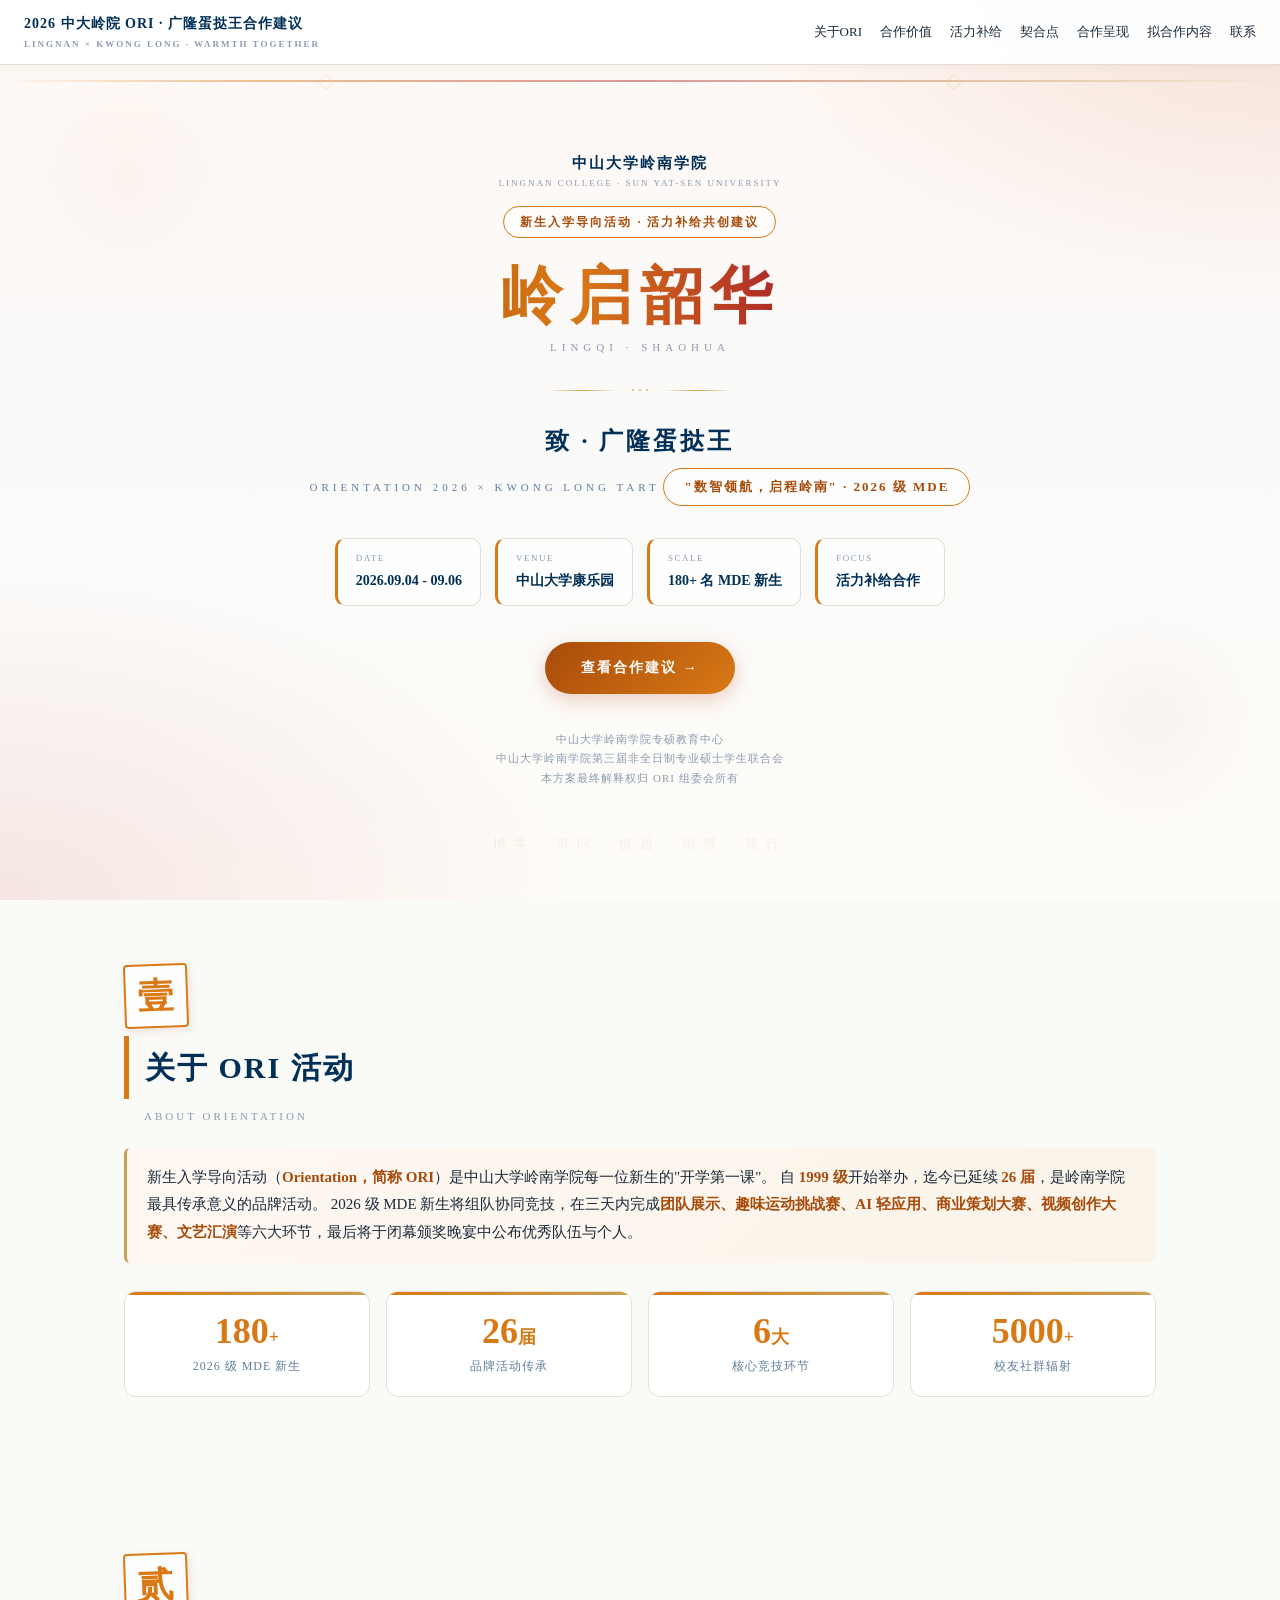
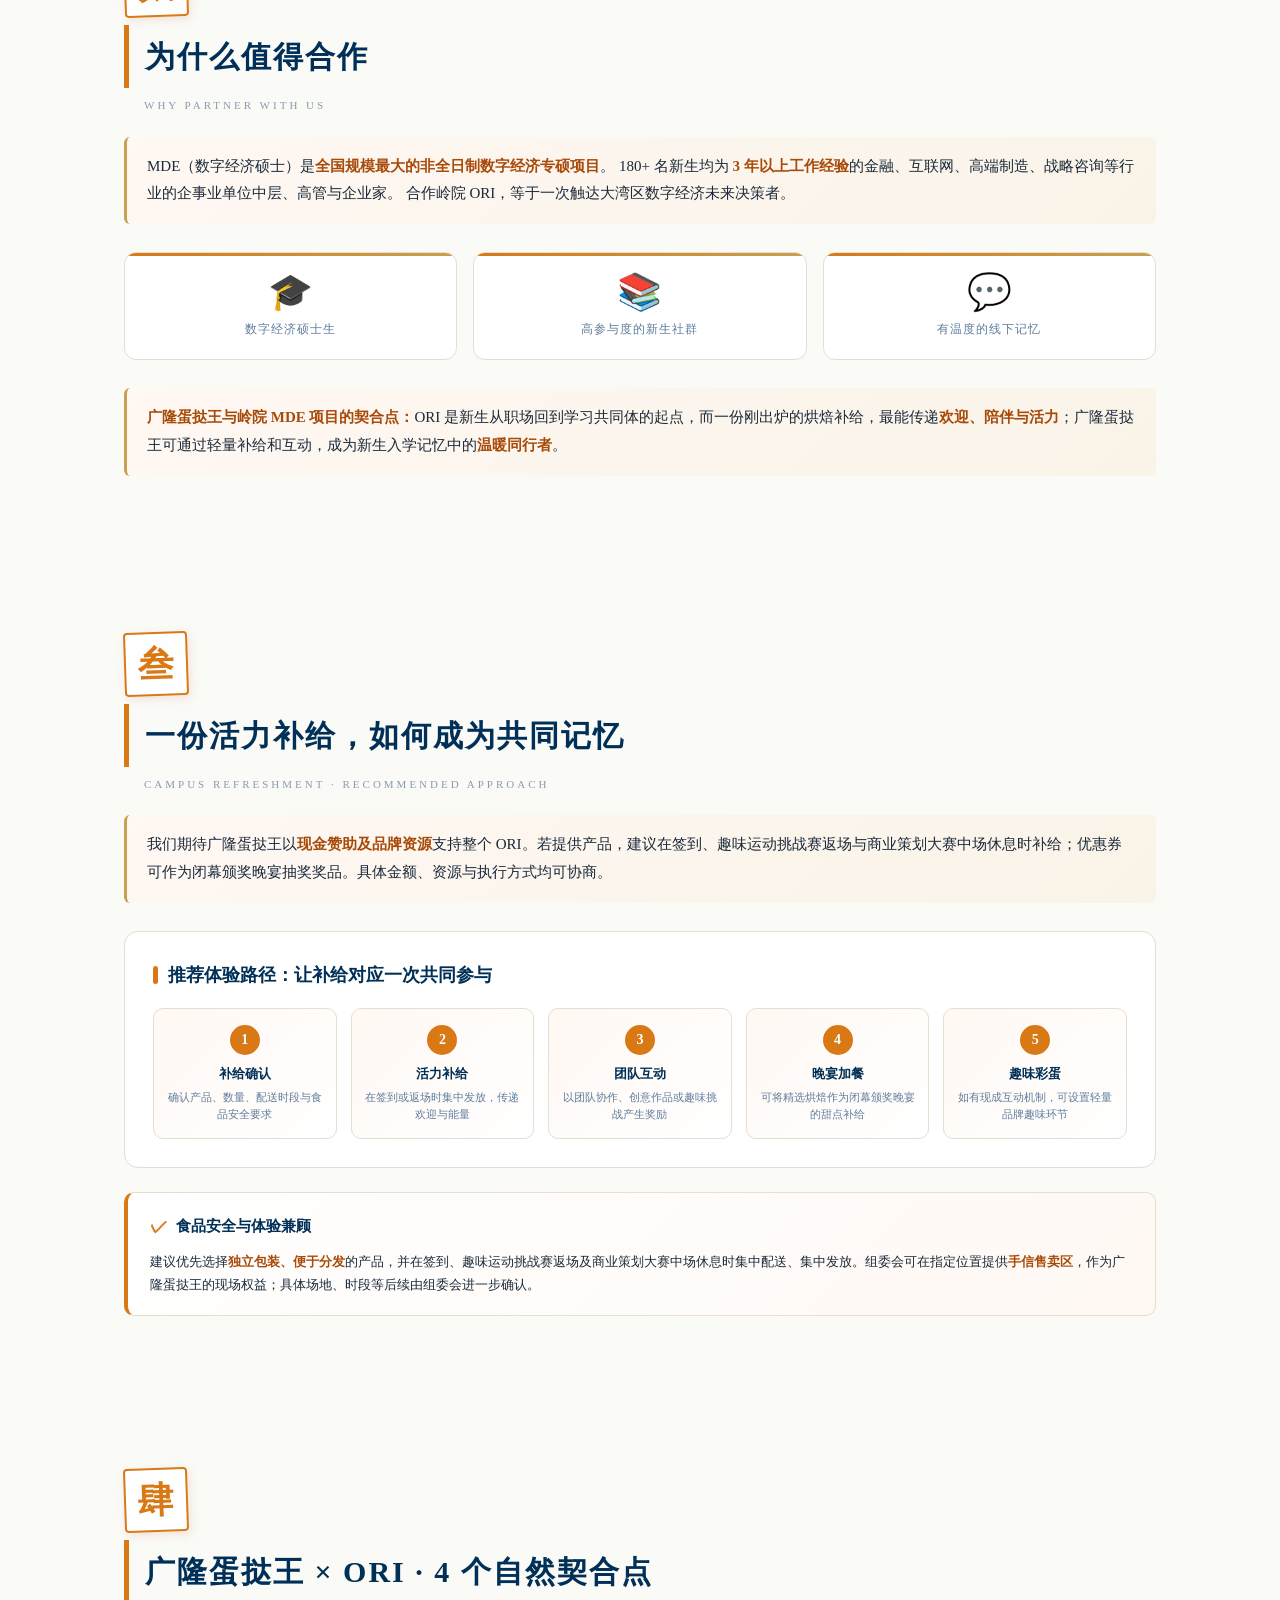
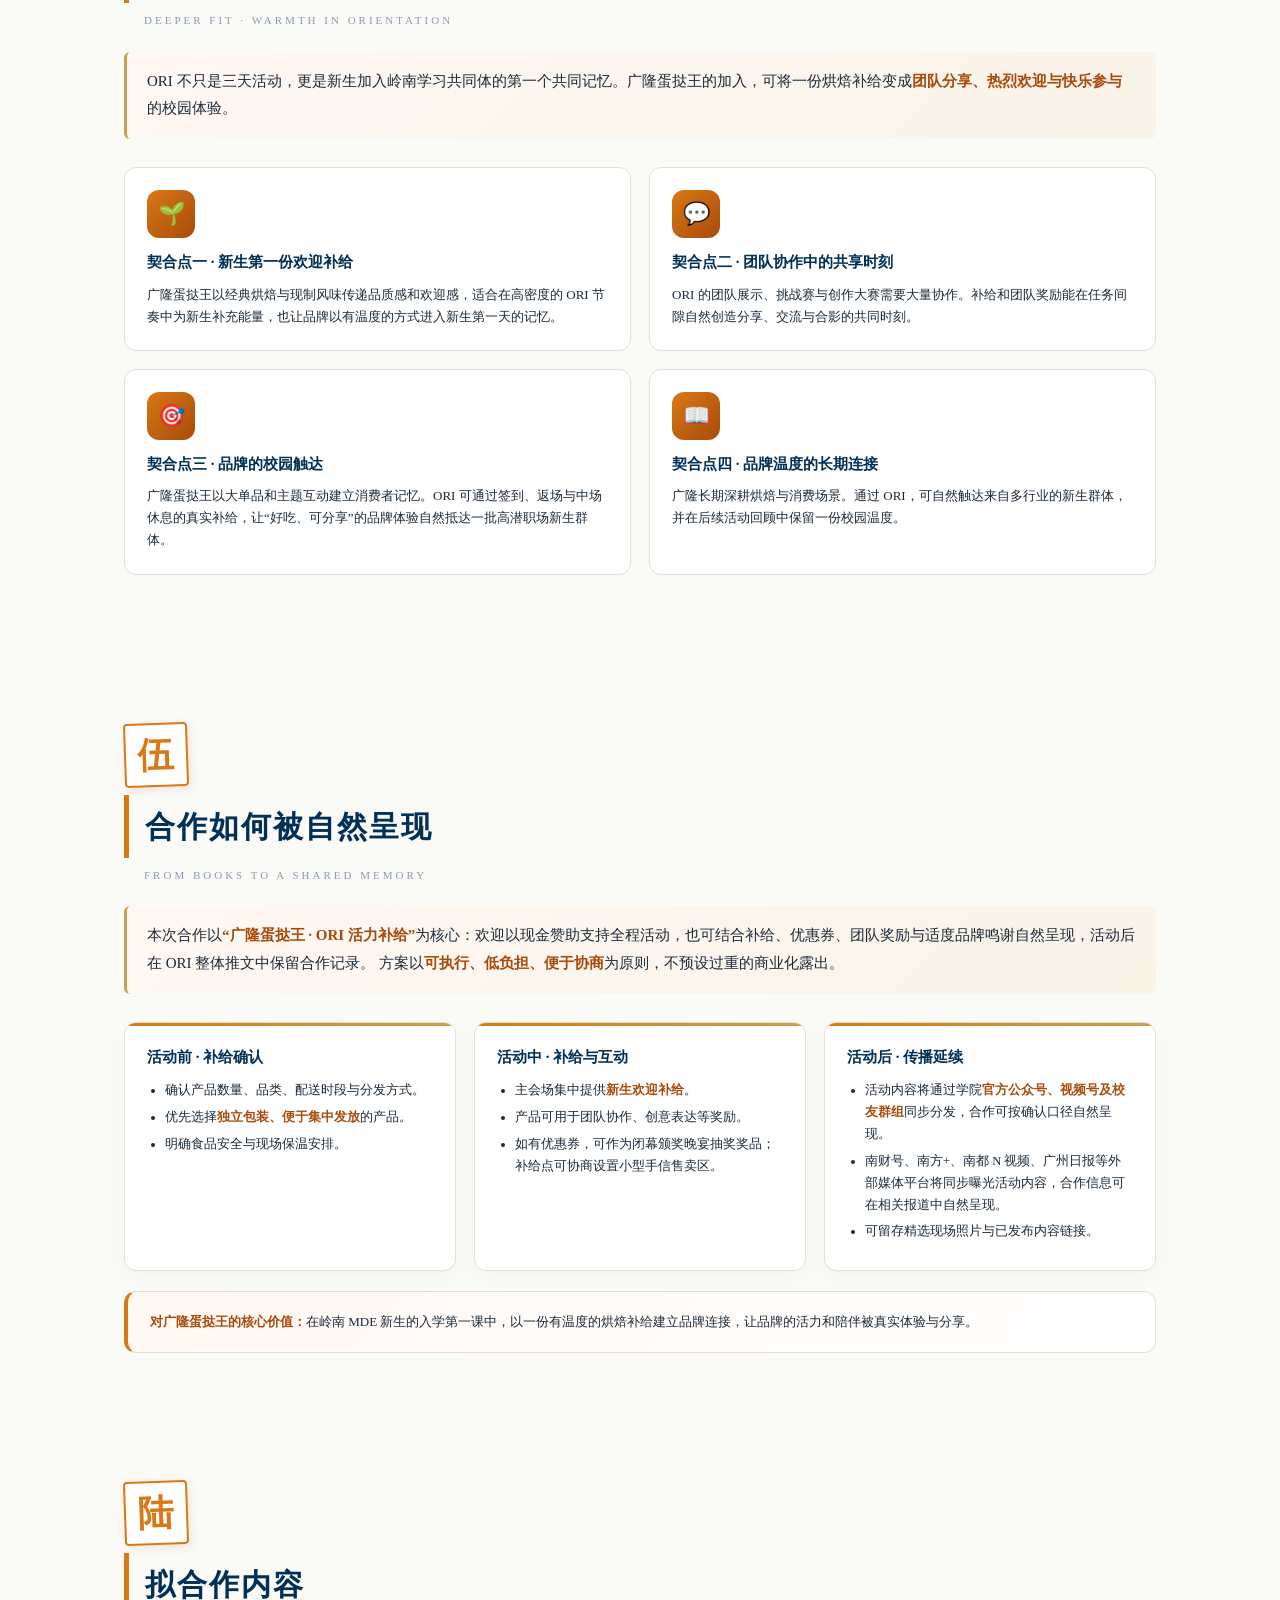
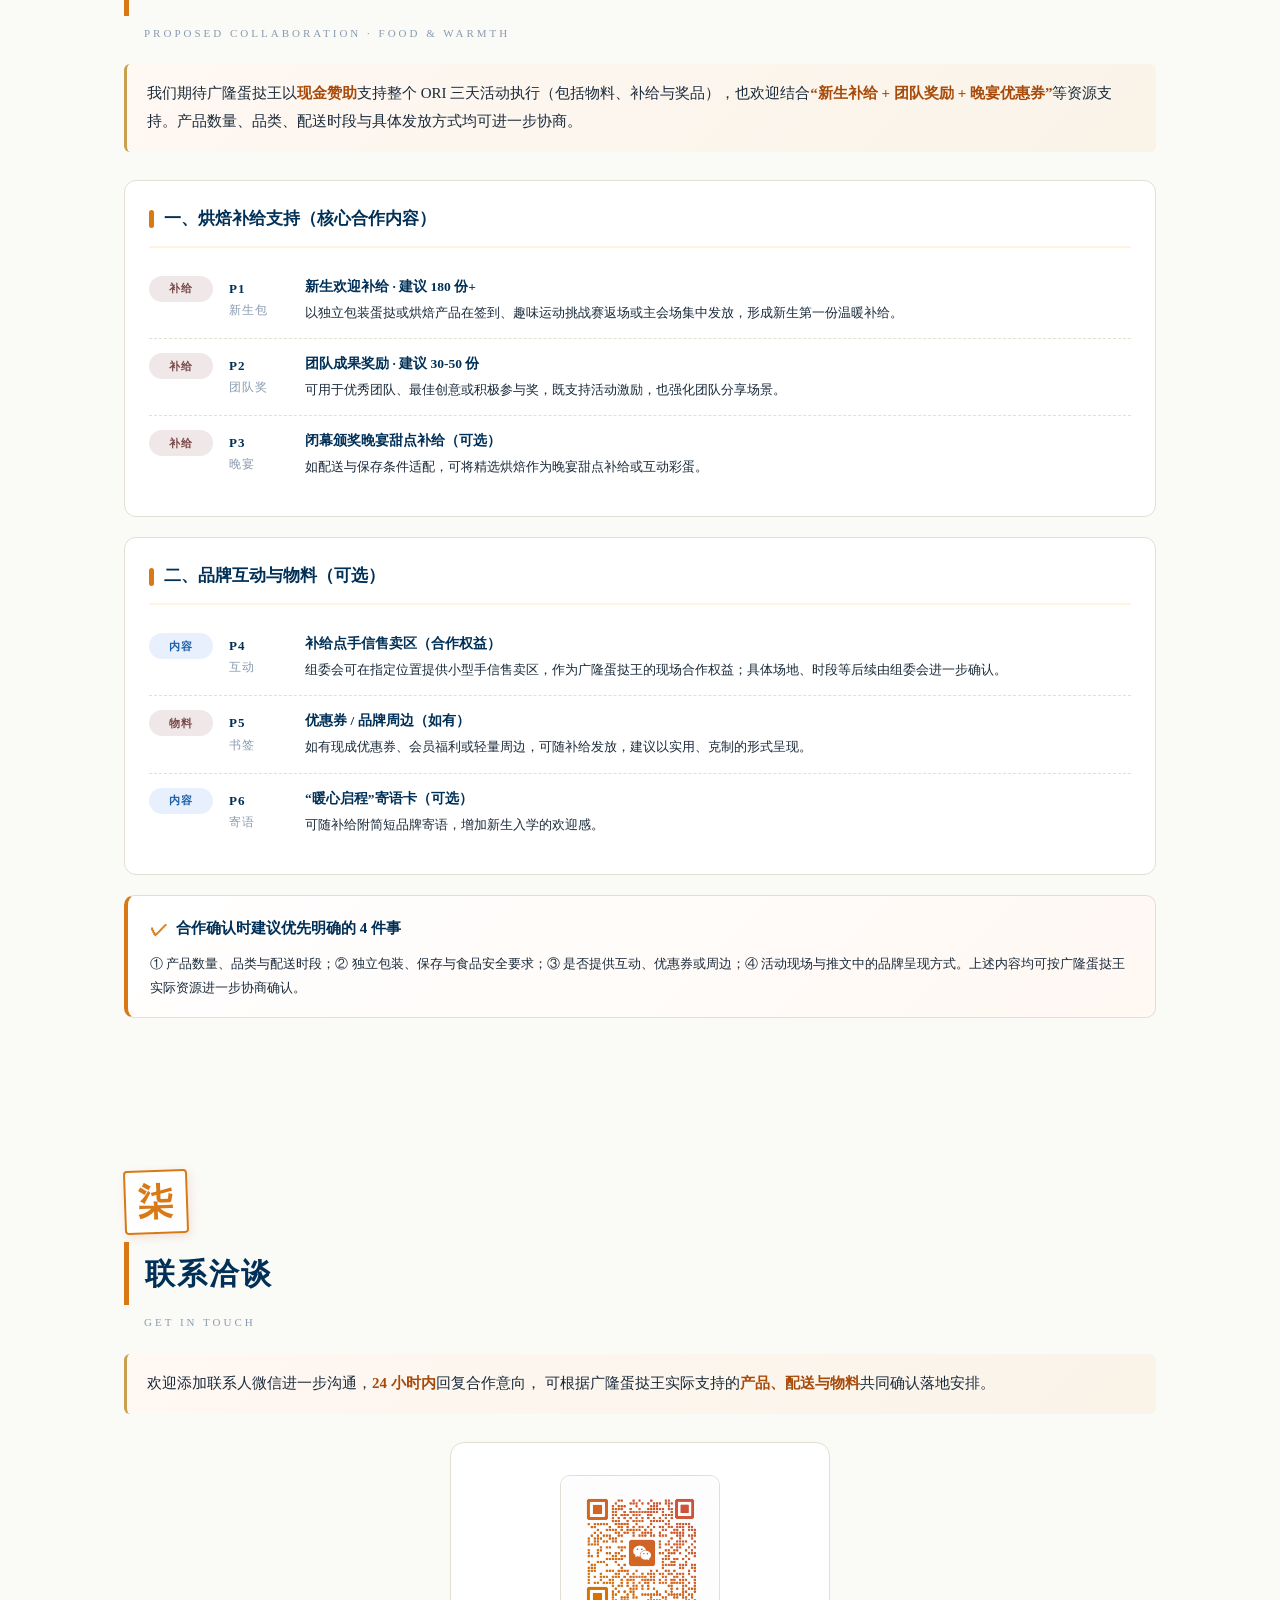
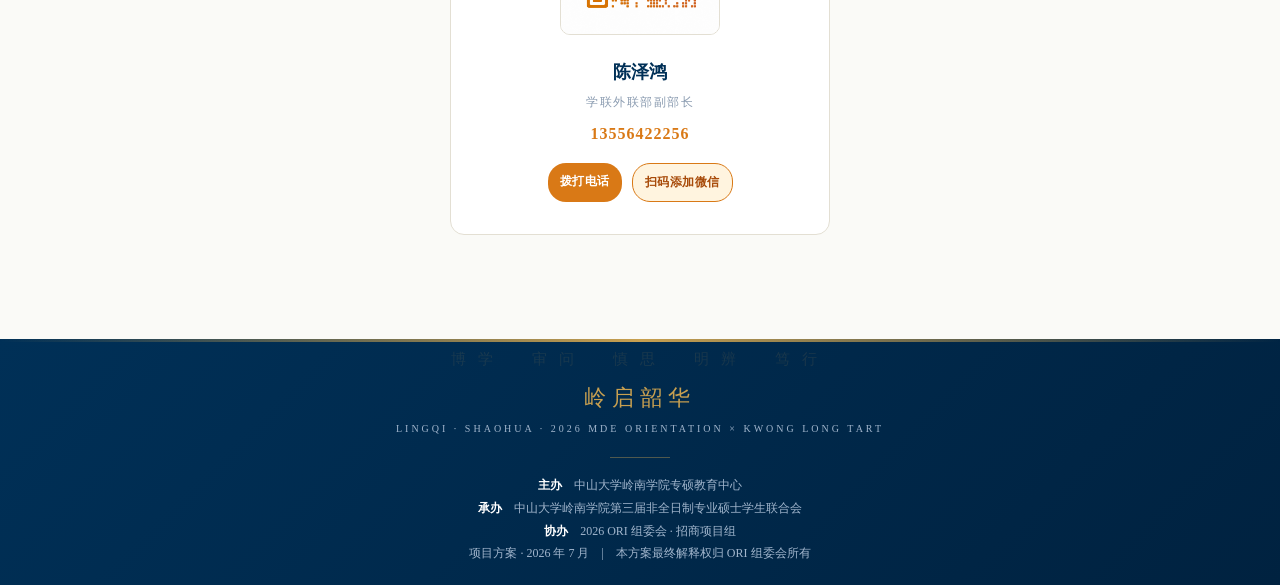
<file: kwonglong-tart/index.html>
<!DOCTYPE html>
<html lang="zh-CN">
<head>
<meta charset="UTF-8">
<meta name="viewport" content="width=device-width, initial-scale=1.0">
<title>2026 中大岭院 MDE 新生 ORI · 广隆蛋挞王合作建议</title>
<style>
*{margin:0;padding:0;box-sizing:border-box}
:root{
  --pony:#d97916;
  --pony-deep:#a84b0a;
  --pony-light:#fff4df;
  --sysu-red:#a8202a;
  --navy:#003057;
  --gold:#c8a050;
  --bg:#fafaf7;
  --card:#ffffff;
  --border:#e3dfd3;
  --text:#1a2a3a;
  --light:#5f7d9c;
  --muted:#8a9bb0;
}
html{scroll-behavior:smooth}
body{
  font-family:"PingFang SC","Microsoft YaHei","Hiragino Sans GB",serif;
  line-height:1.7;color:var(--text);background:var(--bg);
  -webkit-font-smoothing:antialiased;font-size:15px;
}
.nav{
  position:fixed;top:0;left:0;right:0;z-index:100;
  background:rgba(255,255,255,0.95);backdrop-filter:blur(10px);
  border-bottom:1px solid var(--border);padding:12px 24px;
  display:flex;align-items:center;justify-content:space-between;
  box-shadow:0 2px 12px rgba(0,0,0,0.04);
}
.nav .brand{font-size:14px;font-weight:700;color:var(--navy);letter-spacing:1px;}
.nav .brand small{display:block;font-size:9px;color:var(--muted);letter-spacing:2px;margin-top:1px;}
.nav-menu{display:flex;gap:18px;flex-wrap:wrap;}
.nav-menu a{font-size:13px;color:var(--text);text-decoration:none;font-weight:500;transition:color 0.2s;}
.nav-menu a:hover{color:var(--pony);}
.cover{
  min-height:100vh;position:relative;overflow:hidden;
  background:
    radial-gradient(ellipse 70% 55% at 100% 0%,rgba(200,98,58,0.16) 0%,transparent 60%),
    radial-gradient(ellipse 75% 60% at 0% 100%,rgba(168,32,42,0.10) 0%,transparent 60%),
    linear-gradient(180deg,#fff8f3 0%,#fafafa 50%,#fefcf7 100%);
  display:flex;align-items:center;justify-content:center;
  padding:100px 24px 60px;text-align:center;
}
.cover::before{
  content:"";position:absolute;top:0;left:0;right:0;bottom:0;pointer-events:none;
  background-image:radial-gradient(circle at 10% 20%,rgba(200,98,58,0.04) 0%,transparent 8%),
                   radial-gradient(circle at 90% 80%,rgba(168,32,42,0.04) 0%,transparent 8%);
}
.cover::after{
  content:"博学　审问　慎思　明辨　笃行";
  position:absolute;bottom:5%;left:50%;transform:translateX(-50%);
  font-family:"STKaiti","KaiTi","楷体",serif;font-size:13px;letter-spacing:8px;
  color:rgba(200,98,58,0.10);white-space:nowrap;pointer-events:none;z-index:0;
}
.cover-deco-top{
  position:absolute;top:80px;left:0;right:0;height:2px;pointer-events:none;z-index:0;
  background:linear-gradient(90deg,transparent 0%,var(--pony) 20%,var(--sysu-red) 50%,var(--gold) 80%,transparent 100%);
  opacity:0.45;
}
.cover-deco-top::before,.cover-deco-top::after{
  content:"";position:absolute;top:-4px;width:10px;height:10px;
  border:1.5px solid var(--pony);transform:rotate(45deg);opacity:0.3;
}
.cover-deco-top::before{left:25%;}
.cover-deco-top::after{right:25%;}
.cover-inner{position:relative;z-index:1;max-width:760px;}
.cover .sysu{display:flex;align-items:center;justify-content:center;gap:10px;margin-bottom:14px;}
.cover .sysu img{height:36px;}
.cover .sysu .cn{font-size:15px;font-weight:700;color:var(--navy);letter-spacing:2px;}
.cover .sysu .en{font-size:9px;color:var(--muted);letter-spacing:2px;}
.cover-top-tag{
  display:inline-block;padding:5px 16px;border:1px solid var(--pony);
  border-radius:20px;font-size:12px;color:var(--pony-deep);
  letter-spacing:2px;font-weight:600;background:rgba(255,255,255,0.7);margin-bottom:24px;
}
.cover h1{
  font-family:"STKaiti","KaiTi","楷体",serif;
  font-size:62px;font-weight:700;letter-spacing:8px;line-height:1.1;
  background:linear-gradient(90deg,var(--pony-deep) 0%,var(--pony) 40%,var(--sysu-red) 75%,var(--gold) 100%);
  -webkit-background-clip:text;-webkit-text-fill-color:transparent;background-clip:text;
  margin-bottom:8px;
}
.cover .h1-en{font-size:11px;letter-spacing:5px;color:var(--muted);margin-bottom:22px;}
.cover-divider{display:flex;align-items:center;justify-content:center;gap:14px;margin:18px 0;}
.cover-divider::before,.cover-divider::after{
  content:"";width:70px;height:1px;
  background:linear-gradient(90deg,transparent,var(--gold),transparent);
}
.cover-divider span{color:var(--gold);font-size:14px;}
.cover h2{font-size:24px;font-weight:700;color:var(--navy);letter-spacing:3px;margin-bottom:6px;}
.cover h2-en{font-size:11px;letter-spacing:4px;color:var(--light);margin-bottom:18px;}
.cover .theme{
  display:inline-block;padding:7px 20px;border:1.5px solid var(--pony);
  border-radius:24px;font-size:13px;letter-spacing:2px;
  color:var(--pony-deep);font-weight:700;background:rgba(255,255,255,0.6);margin-bottom:32px;
}
.cover-info{display:flex;flex-wrap:wrap;justify-content:center;gap:14px;margin-bottom:36px;}
.cover-info .card{
  background:rgba(255,255,255,0.8);border:0.5px solid var(--border);
  border-left:3px solid var(--pony);
  border-radius:10px;padding:12px 18px;min-width:130px;text-align:left;
}
.cover-info .lbl{font-size:9px;color:var(--muted);letter-spacing:1.5px;margin-bottom:3px;}
.cover-info .val{font-size:14px;font-weight:700;color:var(--navy);}
.cover-cta{
  display:inline-block;padding:14px 36px;border-radius:30px;
  background:linear-gradient(135deg,var(--pony-deep),var(--pony));
  color:#fff;text-decoration:none;font-size:14px;font-weight:700;letter-spacing:2px;
  box-shadow:0 6px 20px rgba(200,98,58,0.3);transition:all 0.25s;
}
.cover-cta:hover{transform:translateY(-2px);box-shadow:0 10px 28px rgba(200,98,58,0.4);}
.cover-foot{margin-top:36px;font-size:11px;color:var(--muted);letter-spacing:1px;line-height:1.8;}
section{padding:64px 24px;max-width:1080px;margin:0 auto;}
.section-num{
  display:inline-flex;align-items:center;justify-content:center;
  width:64px;height:64px;border:2.5px solid var(--pony);
  font-family:"STKaiti","KaiTi","楷体",serif;font-size:36px;
  color:var(--pony);font-weight:700;line-height:1;
  background:rgba(255,255,255,0.85);border-radius:4px;
  transform:rotate(-2deg);margin-bottom:8px;position:relative;
  box-shadow:2px 3px 8px rgba(200,98,58,0.15),inset 0 0 0 3px rgba(255,255,255,0.9);
  transition:transform 0.3s;
}
.section-num:hover{transform:rotate(2deg) scale(1.05);}
.section-title{
  font-size:30px;font-weight:800;color:var(--navy);
  border-left:5px solid var(--pony);padding:6px 0 6px 16px;margin-bottom:8px;
  font-family:"STKaiti",serif;letter-spacing:2px;
}
.section-title-en{font-size:11px;color:var(--muted);letter-spacing:3px;margin-bottom:22px;padding-left:20px;}
.section-lead{
  font-size:15px;line-height:1.85;color:var(--text);
  background:linear-gradient(135deg,#fff8f3 0%,#faf3e8 100%);
  border-left:3px solid var(--gold);padding:16px 20px;border-radius:6px;margin-bottom:28px;
}
.section-lead strong{color:var(--pony-deep);}
.kpi-row{display:grid;grid-template-columns:repeat(4,1fr);gap:16px;margin-bottom:28px;}
.kpi{
  background:#fff;border:1px solid var(--border);border-radius:12px;
  padding:20px;text-align:center;transition:all 0.25s;
  position:relative;overflow:hidden;
}
.kpi::before{
  content:"";position:absolute;top:0;left:0;right:0;height:3px;
  background:linear-gradient(90deg,var(--pony),var(--gold));
}
.kpi:hover{
  transform:translateY(-4px);
  box-shadow:0 12px 32px rgba(200,98,58,0.10),0 0 0 1px var(--pony) inset;
  border-color:var(--pony);
}
.kpi .num{
  font-family:"STKaiti",serif;font-size:36px;font-weight:700;
  color:var(--pony);line-height:1.1;margin-bottom:4px;
}
.kpi .num small{font-size:18px;}
.kpi .lbl{font-size:12px;color:var(--light);letter-spacing:1px;}
.flow{
  background:#fff;border:1px solid var(--border);border-radius:14px;
  padding:28px;margin-bottom:24px;
}
.flow h3{font-size:18px;color:var(--navy);margin-bottom:18px;display:flex;align-items:center;gap:10px;}
.flow h3::before{content:"";width:5px;height:18px;background:var(--pony);border-radius:3px;}
.flow-steps{display:grid;grid-template-columns:repeat(5,1fr);gap:14px;}
.flow-step{
  text-align:center;padding:16px 10px;
  background:linear-gradient(135deg,#fff8f3,#fff);
  border:1px solid var(--border);border-radius:10px;position:relative;
  transition:all 0.3s;
}
.flow-step:hover{
  transform:translateY(-3px);
  box-shadow:0 8px 24px rgba(200,98,58,0.08);
  border-color:var(--pony);
}
.flow-step .step-num{
  display:inline-block;width:30px;height:30px;line-height:30px;
  border-radius:50%;background:var(--pony);color:#fff;
  font-weight:700;font-size:14px;margin-bottom:8px;
}
.flow-step .step-name{font-size:13px;font-weight:700;color:var(--navy);margin-bottom:4px;}
.flow-step .step-desc{font-size:11px;color:var(--light);line-height:1.5;}
.feasibility{
  background:linear-gradient(135deg,#fff,#fff8f3);
  border:1px solid var(--border);border-left:4px solid var(--pony);
  border-radius:10px;padding:18px 22px;margin-bottom:24px;
}
.feasibility h4{font-size:15px;color:var(--navy);margin-bottom:8px;display:flex;align-items:center;gap:8px;}
.feasibility h4::before{content:"✓";color:var(--pony);font-weight:700;font-size:18px;}
.feasibility p{font-size:13px;line-height:1.8;color:var(--text);}
.feasibility p strong{color:var(--pony-deep);}
.fit-grid{display:grid;grid-template-columns:repeat(2,1fr);gap:18px;margin-bottom:20px;}
.fit-card{
  background:#fff;border:1px solid var(--border);border-radius:12px;
  padding:22px;position:relative;transition:all 0.25s;
}
.fit-card:hover{
  border-color:var(--pony);
  box-shadow:0 12px 32px rgba(200,98,58,0.10);
  transform:translateY(-3px);
}
.fit-card .fc-ico{
  width:48px;height:48px;border-radius:12px;
  display:flex;align-items:center;justify-content:center;
  font-size:22px;color:#fff;margin-bottom:12px;
  background:linear-gradient(135deg,var(--pony),var(--pony-deep));
}
.fit-card h4{font-size:15px;font-weight:700;color:var(--navy);margin-bottom:8px;}
.fit-card p{font-size:13px;line-height:1.7;color:var(--text);}
.deliverable-grid{display:grid;grid-template-columns:repeat(3,1fr);gap:18px;margin-bottom:20px;}
.deliverable-card{
  background:#fff;border:1px solid var(--border);border-radius:12px;
  padding:22px;position:relative;overflow:hidden;
  box-shadow:0 6px 20px rgba(0,0,0,0.03);
}
.deliverable-card::before{
  content:"";position:absolute;top:0;left:0;right:0;height:3px;
  background:linear-gradient(90deg,var(--pony),var(--gold));
}
.deliverable-card h4{font-size:15px;color:var(--navy);margin-bottom:10px;}
.deliverable-card ul{padding-left:18px;}
.deliverable-card li{font-size:12.5px;line-height:1.75;margin-bottom:5px;color:var(--text);}
.deliverable-card strong{color:var(--pony-deep);}
.deal-note{
  background:linear-gradient(135deg,#fff8f3,#fff);
  border:1px solid var(--border);border-left:4px solid var(--pony);
  border-radius:12px;padding:18px 22px;margin-top:16px;font-size:13px;line-height:1.8;
}
.deal-note strong{color:var(--pony-deep);}
.sponsor-list{
  background:#fff;border:1px solid var(--border);border-radius:12px;
  padding:24px;margin-bottom:20px;
}
.sponsor-list h3{
  font-size:17px;color:var(--navy);margin-bottom:14px;
  display:flex;align-items:center;gap:10px;
  padding-bottom:12px;border-bottom:2px solid var(--pony-light);
}
.sponsor-list h3::before{content:"";width:5px;height:18px;background:var(--pony);border-radius:3px;}
.sponsor-item{
  display:flex;align-items:flex-start;gap:16px;
  padding:14px 0;border-bottom:1px dashed var(--border);
}
.sponsor-item:last-child{border-bottom:none;}
.sponsor-item .si-tag{
  flex-shrink:0;display:inline-flex;align-items:center;justify-content:center;
  min-width:64px;height:26px;border-radius:13px;
  font-size:11px;font-weight:700;letter-spacing:1px;
}
.sponsor-item .si-tag.tech{background:var(--pony-light);color:var(--pony-deep);}
.sponsor-item .si-tag.goods{background:#f0e8e8;color:#7a4a4a;}
.sponsor-item .si-tag.digital{background:#e8f0fe;color:#1a5fa8;}
.sponsor-item .si-tab{font-size:12px;color:var(--muted);letter-spacing:1px;flex-shrink:0;width:60px;padding-top:2px;}
.sponsor-item .si-tab strong{color:var(--navy);font-size:13px;display:block;}
.sponsor-item .si-body{flex:1;}
.sponsor-item .si-body h5{font-size:13.5px;font-weight:700;color:var(--navy);margin-bottom:4px;}
.sponsor-item .si-body p{font-size:12.5px;line-height:1.7;color:var(--text);}
.rights-table{width:100%;border-collapse:collapse;background:#fff;border-radius:10px;overflow:hidden;
  box-shadow:0 2px 8px rgba(0,0,0,0.05);font-size:12.5px;}
.rights-table th{
  background:linear-gradient(135deg,var(--pony-deep),var(--pony));color:#fff;
  padding:12px 10px;text-align:center;font-size:12.5px;letter-spacing:1.5px;
  border-bottom:2px solid var(--gold);
}
.rights-table td{padding:10px;border-top:1px solid var(--border);text-align:center;vertical-align:middle;}
.rights-table td:first-child{text-align:left;background:#fff8f3;font-weight:600;color:var(--navy);}
.rights-table .check{color:var(--pony);font-weight:700;font-size:16px;}
.rights-table .partial{color:var(--gold);font-size:14px;}
.rights-table tbody tr:nth-child(even){background:rgba(255,248,243,0.5);}
.rights-table tbody tr:nth-child(odd){background:#fff;}
.rights-table tbody tr:hover{background:rgba(200,98,58,0.04) !important;box-shadow:inset 3px 0 0 var(--pony);}
.partners-row{display:grid;grid-template-columns:1fr 1fr;gap:18px;margin-top:8px;}
.partner-card{
  background:#fff;border:1px solid var(--border);border-radius:12px;
  padding:20px;text-align:center;
}
.partner-card h3{font-size:16px;color:var(--navy);margin-bottom:12px;letter-spacing:1px;}
.partner-card img{width:100%;border-radius:8px;background:#fff;}
.contact-card-single{
  background:#fff;border:1px solid var(--border);border-radius:14px;
  padding:32px 24px;text-align:center;max-width:380px;margin:0 auto;
  transition:all 0.25s;
}
.contact-card-single:hover{
  transform:translateY(-4px);
  box-shadow:0 12px 36px rgba(200,98,58,0.10);
  border-color:var(--gold);
}
.contact-card-single img{
  width:160px;height:160px;border-radius:10px;
  border:1px solid var(--border);margin-bottom:14px;object-fit:contain;
}
.contact-card-single .name{font-size:18px;font-weight:700;color:var(--navy);margin-bottom:4px;}
.contact-card-single .role{font-size:12px;color:var(--muted);margin-bottom:8px;letter-spacing:1.5px;}
.contact-card-single .phone{font-size:16px;color:var(--pony);font-weight:700;letter-spacing:1px;}
.contact-actions{display:flex;justify-content:center;gap:10px;margin-top:16px;}
.contact-actions a{display:inline-block;padding:8px 12px;border-radius:18px;text-decoration:none;font-size:12px;font-weight:700;letter-spacing:.5px;}
.contact-actions .call{background:var(--pony);color:#fff;}.contact-actions .wechat{background:var(--pony-light);color:var(--pony-deep);border:1px solid var(--pony);}
.qr-modal{display:none;position:fixed;inset:0;z-index:1000;background:rgba(75,32,0,.62);align-items:center;justify-content:center;padding:24px;}
.qr-modal.show{display:flex}.qr-dialog{background:#fff;border-radius:16px;padding:22px;text-align:center;max-width:330px;box-shadow:0 18px 50px rgba(0,0,0,.25)}
.qr-dialog img{width:240px;height:240px;object-fit:contain;border-radius:8px}.qr-dialog p{font-size:14px;color:var(--navy);margin:10px 0}.qr-dialog button{border:0;border-radius:16px;padding:7px 16px;background:var(--pony);color:#fff;cursor:pointer}
footer{
  background:linear-gradient(135deg,var(--navy),#002240);
  color:#fff;padding:40px 24px 20px;text-align:center;margin-top:40px;
  position:relative;overflow:hidden;
}
footer::before{
  content:"博学　审问　慎思　明辨　笃行";
  position:absolute;top:8px;left:0;right:0;
  font-family:"STKaiti","KaiTi","楷体",serif;font-size:15px;letter-spacing:12px;
  color:rgba(200,160,80,0.12);white-space:nowrap;pointer-events:none;
}
footer::after{
  content:"";position:absolute;top:0;left:0;right:0;height:3px;
  background:linear-gradient(90deg,transparent,var(--gold),transparent);
}
footer .foot-brand{
  font-family:"STKaiti",serif;font-size:22px;letter-spacing:6px;
  color:var(--gold);margin-bottom:4px;position:relative;z-index:1;
}
footer .foot-en{font-size:10px;color:#a0b5cc;letter-spacing:3px;margin-bottom:20px;position:relative;z-index:1;}
footer .foot-divider{
  width:60px;height:1px;background:var(--gold);margin:0 auto 16px;
  position:relative;z-index:1;opacity:0.4;
}
footer .foot-line{font-size:12px;color:#a0b5cc;line-height:1.9;position:relative;z-index:1;}
footer .foot-line strong{color:#fff;}
.back-top{
  position:fixed;bottom:24px;right:24px;width:42px;height:42px;
  background:var(--pony);color:#fff;border-radius:50%;border:none;
  font-size:18px;cursor:pointer;opacity:0;transition:opacity 0.3s;
  box-shadow:0 4px 14px rgba(200,98,58,0.3);z-index:99;
}
.back-top.show{opacity:1;}
.reveal{
  opacity:0;transform:translateY(32px);
  transition:opacity 0.7s ease,transform 0.7s ease;
}
.reveal.visible{opacity:1;transform:translateY(0);}
.reveal-delay-1{transition-delay:0.1s;}
.reveal-delay-2{transition-delay:0.2s;}
.reveal-delay-3{transition-delay:0.3s;}
.reveal-delay-4{transition-delay:0.4s;}
@media(max-width:768px){
  .nav{padding:10px 16px;}
  .nav-menu{display:none;}
  .cover{padding:90px 16px 40px;}
  .cover h1{font-size:42px;letter-spacing:5px;}
  .cover h2{font-size:18px;letter-spacing:2px;}
  .cover-info .card{min-width:110px;padding:10px 12px;}
  .cover::after{font-size:10px;letter-spacing:4px;bottom:3%;}
  .kpi-row{grid-template-columns:repeat(2,1fr);}
  .flow-steps{grid-template-columns:repeat(2,1fr);}
  .partners-row{grid-template-columns:1fr;}
  .fit-grid{grid-template-columns:1fr;}
  .deliverable-grid{grid-template-columns:1fr;}
  .sponsor-item{flex-direction:column;gap:8px;}
  .sponsor-item .si-tag{align-self:flex-start;}
  .sponsor-item .si-tab{width:auto;}
  .section-title{font-size:22px;}
  .section-num{width:52px;height:52px;font-size:28px;}
  section{padding:48px 16px;}
  .rights-table{font-size:11px;}
  .rights-table th,.rights-table td{padding:8px 6px;}
}
@media print{
  .nav,.back-top,.cover-cta{display:none !important;}
  body{font-size:12px;line-height:1.5;color:#000;background:#fff;}
  .cover{
    min-height:auto;padding:40px 0 20px;background:none;
    text-align:center;page-break-after:always;
  }
  .cover h1{
    font-size:36px;letter-spacing:4px;
    background:none;-webkit-text-fill-color:var(--pony-deep);color:var(--pony-deep);
  }
  .cover h2{font-size:18px;}
  .cover .h1-en,.cover .sysu .en,.cover-top-tag{font-size:10px;}
  .cover::after{font-size:11px;letter-spacing:6px;color:rgba(200,98,58,0.15);}
  .cover-deco-top{display:none;}
  .cover-info{display:flex;flex-wrap:wrap;justify-content:center;gap:10px;}
  .cover-info .card{border:1px solid #ccc;background:#fff;min-width:100px;padding:8px 12px;}
  section{padding:24px 0;max-width:100%;break-inside:avoid;}
  .section-title{font-size:20px;border-left-width:4px;}
  .section-num{width:48px;height:48px;font-size:26px;}
  .kpi,.flow-step,.flow,.partners,.partner-card,.contact-card-single,.sponsor-list,.feasibility,.fit-card{
    break-inside:avoid;box-shadow:none !important;page-break-inside:avoid;
  }
  .kpi-row{grid-template-columns:repeat(4,1fr);}
  .flow-steps{grid-template-columns:repeat(5,1fr);}
  .fit-grid{grid-template-columns:repeat(2,1fr);}
  .deliverable-grid{grid-template-columns:repeat(3,1fr);}
  .partners-row{grid-template-columns:repeat(2,1fr);}
  .rights-table{font-size:10px;box-shadow:none;}
  .rights-table th{background:var(--pony) !important;-webkit-print-color-adjust:exact;print-color-adjust:exact;}
  .rights-table tr:nth-child(even){background:#fff8f3 !important;-webkit-print-color-adjust:exact;print-color-adjust:exact;}
  footer{
    background:var(--navy) !important;-webkit-print-color-adjust:exact;print-color-adjust:exact;
    color:#fff !important;page-break-before:always;
  }
  .reveal{opacity:1 !important;transform:none !important;}
  @page{margin:1.5cm;}
}
</style>
</head>
<body>

<nav class="nav">
  <div class="brand">
    2026 中大岭院 ORI · 广隆蛋挞王合作建议
    <small>LINGNAN × KWONG LONG · WARMTH TOGETHER</small>
  </div>
  <div class="nav-menu">
    <a href="#about">关于ORI</a>
    <a href="#value">合作价值</a>
    <a href="#award">活力补给</a>
    <a href="#fit">契合点</a>
    <a href="#deliverables">合作呈现</a>
    <a href="#sponsor">拟合作内容</a>
    <a href="#contact">联系</a>
  </div>
</nav>

<div class="cover">
  <div class="cover-deco-top"></div>
  <div class="cover-inner">
    <div class="sysu">
      <div>
        <div class="cn">中山大学岭南学院</div>
        <div class="en">LINGNAN COLLEGE · SUN YAT-SEN UNIVERSITY</div>
      </div>
    </div>

    <div class="cover-top-tag">新生入学导向活动 · 活力补给共创建议</div>

    <h1>岭启韶华</h1>
    <div class="h1-en">LINGQI · SHAOHUA</div>

    <div class="cover-divider"><span>· · ·</span></div>

    <h2>致 · 广隆蛋挞王</h2>
    <h2-en>ORIENTATION 2026 × KWONG LONG TART</h2-en>

    <div class="theme">"数智领航，启程岭南" · 2026 级 MDE</div>

    <div class="cover-info">
      <div class="card">
        <div class="lbl">DATE</div>
        <div class="val">2026.09.04 - 09.06</div>
      </div>
      <div class="card">
        <div class="lbl">VENUE</div>
        <div class="val">中山大学康乐园</div>
      </div>
      <div class="card">
        <div class="lbl">SCALE</div>
        <div class="val">180+ 名 MDE 新生</div>
      </div>
      <div class="card">
        <div class="lbl">FOCUS</div>
        <div class="val">活力补给合作</div>
      </div>
    </div>

    <a href="#sponsor" class="cover-cta">查看合作建议 →</a>

    <div class="cover-foot">
      中山大学岭南学院专硕教育中心<br>
      中山大学岭南学院第三届非全日制专业硕士学生联合会<br>
      本方案最终解释权归 ORI 组委会所有
    </div>
  </div>
</div>

<section id="about" class="reveal">
  <div class="section-num">壹</div>
  <h2 class="section-title">关于 ORI 活动</h2>
  <div class="section-title-en">ABOUT ORIENTATION</div>

  <div class="section-lead reveal reveal-delay-1">
    新生入学导向活动（<strong>Orientation，简称 ORI</strong>）是中山大学岭南学院每一位新生的"开学第一课"。
    自 <strong>1999 级</strong>开始举办，迄今已延续 <strong>26 届</strong>，是岭南学院最具传承意义的品牌活动。
    2026 级 MDE 新生将组队协同竞技，在三天内完成<strong>团队展示、趣味运动挑战赛、AI 轻应用、商业策划大赛、视频创作大赛、文艺汇演</strong>等六大环节，最后将于闭幕颁奖晚宴中公布优秀队伍与个人。
  </div>

  <div class="kpi-row">
    <div class="kpi reveal reveal-delay-1">
      <div class="num">180<small>+</small></div>
      <div class="lbl">2026 级 MDE 新生</div>
    </div>
    <div class="kpi reveal reveal-delay-2">
      <div class="num">26<small>届</small></div>
      <div class="lbl">品牌活动传承</div>
    </div>
    <div class="kpi reveal reveal-delay-3">
      <div class="num">6<small>大</small></div>
      <div class="lbl">核心竞技环节</div>
    </div>
    <div class="kpi reveal reveal-delay-4">
      <div class="num">5000<small>+</small></div>
      <div class="lbl">校友社群辐射</div>
    </div>
  </div>
</section>

<section id="value" class="reveal">
  <div class="section-num">贰</div>
  <h2 class="section-title">为什么值得合作</h2>
  <div class="section-title-en">WHY PARTNER WITH US</div>

  <div class="section-lead">
    MDE（数字经济硕士）是<strong>全国规模最大的非全日制数字经济专硕项目</strong>。
    180+ 名新生均为 <strong>3 年以上工作经验</strong>的金融、互联网、高端制造、战略咨询等行业的企事业单位中层、高管与企业家。
    合作岭院 ORI，等于一次触达大湾区数字经济未来决策者。
  </div>

  <div class="kpi-row" style="grid-template-columns:repeat(3,1fr);">
    <div class="kpi reveal reveal-delay-1">
      <div class="num">🎓</div>
      <div class="lbl" style="margin-top:6px;">数字经济硕士生</div>
    </div>
    <div class="kpi reveal reveal-delay-2">
      <div class="num">📚</div>
      <div class="lbl" style="margin-top:6px;">高参与度的新生社群</div>
    </div>
    <div class="kpi reveal reveal-delay-3">
      <div class="num">💬</div>
      <div class="lbl" style="margin-top:6px;">有温度的线下记忆</div>
    </div>
  </div>

  <div class="section-lead" style="margin-top:18px;">
    <strong>广隆蛋挞王与岭院 MDE 项目的契合点：</strong>ORI 是新生从职场回到学习共同体的起点，而一份刚出炉的烘焙补给，最能传递<strong>欢迎、陪伴与活力</strong>；广隆蛋挞王可通过轻量补给和互动，成为新生入学记忆中的<strong>温暖同行者</strong>。
  </div>
</section>

<section id="award" class="reveal">
  <div class="section-num">叁</div>
  <h2 class="section-title">一份活力补给，如何成为共同记忆</h2><div class="section-title-en">CAMPUS REFRESHMENT · RECOMMENDED APPROACH</div>

  <div class="section-lead">
    我们期待广隆蛋挞王以<strong>现金赞助及品牌资源</strong>支持整个 ORI。若提供产品，建议在签到、趣味运动挑战赛返场与商业策划大赛中场休息时补给；优惠券可作为闭幕颁奖晚宴抽奖奖品。具体金额、资源与执行方式均可协商。
  </div>

  <div class="flow">
    <h3>推荐体验路径：让补给对应一次共同参与</h3>
    <div class="flow-steps">
      <div class="flow-step reveal reveal-delay-1">
        <div class="step-num">1</div>
        <div class="step-name">补给确认</div><div class="step-desc">确认产品、数量、配送时段与食品安全要求</div>
      </div>
      <div class="flow-step reveal reveal-delay-2">
        <div class="step-num">2</div>
        <div class="step-name">活力补给</div><div class="step-desc">在签到或返场时集中发放，传递欢迎与能量</div>
      </div>
      <div class="flow-step reveal reveal-delay-3">
        <div class="step-num">3</div>
        <div class="step-name">团队互动</div><div class="step-desc">以团队协作、创意作品或趣味挑战产生奖励</div>
      </div>
      <div class="flow-step reveal reveal-delay-4">
        <div class="step-num">4</div>
        <div class="step-name">晚宴加餐</div><div class="step-desc">可将精选烘焙作为闭幕颁奖晚宴的甜点补给</div>
      </div>
      <div class="flow-step reveal reveal-delay-1">
        <div class="step-num">5</div>
        <div class="step-name">趣味彩蛋</div><div class="step-desc">如有现成互动机制，可设置轻量品牌趣味环节</div>
      </div>
    </div>
  </div>

  <div class="feasibility reveal reveal-delay-2">
    <h4>食品安全与体验兼顾</h4><p>建议优先选择<strong>独立包装、便于分发</strong>的产品，并在签到、趣味运动挑战赛返场及商业策划大赛中场休息时集中配送、集中发放。组委会可在指定位置提供<strong>手信售卖区</strong>，作为广隆蛋挞王的现场权益；具体场地、时段等后续由组委会进一步确认。</p>
  </div>
</section>

<section id="fit" class="reveal">
  <div class="section-num">肆</div>
  <h2 class="section-title">广隆蛋挞王 × ORI · 4 个自然契合点</h2><div class="section-title-en">DEEPER FIT · WARMTH IN ORIENTATION</div>

  <div class="section-lead">
    ORI 不只是三天活动，更是新生加入岭南学习共同体的第一个共同记忆。广隆蛋挞王的加入，可将一份烘焙补给变成<strong>团队分享、热烈欢迎与快乐参与</strong>的校园体验。
  </div>

  <div class="fit-grid">
    <div class="fit-card reveal reveal-delay-1">
      <div class="fc-ico">🌱</div>
      <h4>契合点一 · 新生第一份欢迎补给</h4><p>广隆蛋挞王以经典烘焙与现制风味传递品质感和欢迎感，适合在高密度的 ORI 节奏中为新生补充能量，也让品牌以有温度的方式进入新生第一天的记忆。</p>
    </div>

    <div class="fit-card reveal reveal-delay-2">
      <div class="fc-ico">💬</div>
      <h4>契合点二 · 团队协作中的共享时刻</h4><p>ORI 的团队展示、挑战赛与创作大赛需要大量协作。补给和团队奖励能在任务间隙自然创造分享、交流与合影的共同时刻。</p>
    </div>

    <div class="fit-card reveal reveal-delay-3">
      <div class="fc-ico">🎯</div>
      <h4>契合点三 · 品牌的校园触达</h4><p>广隆蛋挞王以大单品和主题互动建立消费者记忆。ORI 可通过签到、返场与中场休息的真实补给，让“好吃、可分享”的品牌体验自然抵达一批高潜职场新生群体。</p>
    </div>

    <div class="fit-card reveal reveal-delay-4">
      <div class="fc-ico">📖</div>
      <h4>契合点四 · 品牌温度的长期连接</h4><p>广隆长期深耕烘焙与消费场景。通过 ORI，可自然触达来自多行业的新生群体，并在后续活动回顾中保留一份校园温度。</p>
    </div>
  </div>
</section>

<section id="deliverables" class="reveal">
  <div class="section-num">伍</div>
  <h2 class="section-title">合作如何被自然呈现</h2>
  <div class="section-title-en">FROM BOOKS TO A SHARED MEMORY</div>

  <div class="section-lead">
    本次合作以<strong>“广隆蛋挞王 · ORI 活力补给”</strong>为核心：欢迎以现金赞助支持全程活动，也可结合补给、优惠券、团队奖励与适度品牌鸣谢自然呈现，活动后在 ORI 整体推文中保留合作记录。
    方案以<strong>可执行、低负担、便于协商</strong>为原则，不预设过重的商业化露出。
  </div>

  <div class="deliverable-grid">
    <div class="deliverable-card reveal reveal-delay-1">
      <h4>活动前 · 补给确认</h4>
      <ul>
        <li>确认产品数量、品类、配送时段与分发方式。</li><li>优先选择<strong>独立包装、便于集中发放</strong>的产品。</li><li>明确食品安全与现场保温安排。</li>
      </ul>
    </div>

    <div class="deliverable-card reveal reveal-delay-2">
      <h4>活动中 · 补给与互动</h4>
      <ul>
        <li>主会场集中提供<strong>新生欢迎补给</strong>。</li><li>产品可用于团队协作、创意表达等奖励。</li><li>如有优惠券，可作为闭幕颁奖晚宴抽奖奖品；补给点可协商设置小型手信售卖区。</li>
      </ul>
    </div>

    <div class="deliverable-card reveal reveal-delay-3">
      <h4>活动后 · 传播延续</h4>
      <ul>
        <li>活动内容将通过学院<strong>官方公众号、视频号及校友群组</strong>同步分发，合作可按确认口径自然呈现。</li><li>南财号、南方+、南都 N 视频、广州日报等外部媒体平台将同步曝光活动内容，合作信息可在相关报道中自然呈现。</li><li>可留存精选现场照片与已发布内容链接。</li>
      </ul>
    </div>
  </div>

  <div class="deal-note reveal reveal-delay-4">
    <strong>对广隆蛋挞王的核心价值：</strong>在岭南 MDE 新生的入学第一课中，以一份有温度的烘焙补给建立品牌连接，让品牌的活力和陪伴被真实体验与分享。
  </div>
</section>

<section id="sponsor" class="reveal">
  <div class="section-num">陆</div>
  <h2 class="section-title">拟合作内容</h2>
  <div class="section-title-en">PROPOSED COLLABORATION · FOOD &amp; WARMTH</div>

  <div class="section-lead">
    我们期待广隆蛋挞王以<strong>现金赞助</strong>支持整个 ORI 三天活动执行（包括物料、补给与奖品），也欢迎结合<strong>“新生补给 + 团队奖励 + 晚宴优惠券”</strong>等资源支持。产品数量、品类、配送时段与具体发放方式均可进一步协商。
  </div>

  <div class="sponsor-list reveal reveal-delay-1">
    <h3>一、烘焙补给支持（核心合作内容）</h3>

    <div class="sponsor-item">
      <span class="si-tag goods">补给</span><div class="si-tab"><strong>P1</strong>新生包</div>
      <div class="si-body">
        <h5>新生欢迎补给 · 建议 180 份+</h5><p>以独立包装蛋挞或烘焙产品在签到、趣味运动挑战赛返场或主会场集中发放，形成新生第一份温暖补给。</p>
      </div>
    </div>

    <div class="sponsor-item">
      <span class="si-tag goods">补给</span><div class="si-tab"><strong>P2</strong>团队奖</div>
      <div class="si-body">
        <h5>团队成果奖励 · 建议 30-50 份</h5><p>可用于优秀团队、最佳创意或积极参与奖，既支持活动激励，也强化团队分享场景。</p>
      </div>
    </div>

    <div class="sponsor-item">
      <span class="si-tag goods">补给</span><div class="si-tab"><strong>P3</strong>晚宴</div>
      <div class="si-body">
        <h5>闭幕颁奖晚宴甜点补给（可选）</h5><p>如配送与保存条件适配，可将精选烘焙作为晚宴甜点补给或互动彩蛋。</p>
      </div>
    </div>
  </div>

  <div class="sponsor-list reveal reveal-delay-2">
    <h3>二、品牌互动与物料（可选）</h3>

    <div class="sponsor-item">
      <span class="si-tag digital">内容</span>
      <div class="si-tab"><strong>P4</strong>互动</div>
      <div class="si-body">
        <h5>补给点手信售卖区（合作权益）</h5><p>组委会可在指定位置提供小型手信售卖区，作为广隆蛋挞王的现场合作权益；具体场地、时段等后续由组委会进一步确认。</p>
      </div>
    </div>

    <div class="sponsor-item">
      <span class="si-tag goods">物料</span>
      <div class="si-tab"><strong>P5</strong>书签</div>
      <div class="si-body">
        <h5>优惠券 / 品牌周边（如有）</h5><p>如有现成优惠券、会员福利或轻量周边，可随补给发放，建议以实用、克制的形式呈现。</p>
      </div>
    </div>

    <div class="sponsor-item">
      <span class="si-tag digital">内容</span>
      <div class="si-tab"><strong>P6</strong>寄语</div>
      <div class="si-body">
        <h5>“暖心启程”寄语卡（可选）</h5><p>可随补给附简短品牌寄语，增加新生入学的欢迎感。</p>
      </div>
    </div>
  </div>

  <div class="feasibility reveal reveal-delay-4">
    <h4>合作确认时建议优先明确的 4 件事</h4>
    <p>① 产品数量、品类与配送时段；② 独立包装、保存与食品安全要求；③ 是否提供互动、优惠券或周边；④ 活动现场与推文中的品牌呈现方式。上述内容均可按广隆蛋挞王实际资源进一步协商确认。</p>
  </div>
</section>

<section id="contact" class="reveal">
  <div class="section-num">柒</div>
  <h2 class="section-title">联系洽谈</h2>
  <div class="section-title-en">GET IN TOUCH</div>

  <div class="section-lead">
    欢迎添加联系人微信进一步沟通，<strong>24 小时内</strong>回复合作意向，
    可根据广隆蛋挞王实际支持的<strong>产品、配送与物料</strong>共同确认落地安排。
  </div>

  <div class="contact-card-single reveal reveal-delay-1">
    <img id="contact-qr" src="assets/user-attachment.png" alt="陈泽鸿微信二维码">
    <div class="name">陈泽鸿</div>
    <div class="role">学联外联部副部长</div>
    <div class="phone">13556422256</div>
    <div class="contact-actions"><a class="call" href="tel:13556422256" onclick="window.location.href=this.href;return false;">拨打电话</a><a class="wechat" href="#contact-qr" onclick="openContactQr();return false;">扫码添加微信</a></div>
  </div>
</section>

<div id="qr-modal" class="qr-modal" onclick="if(event.target===this)closeContactQr()"><div class="qr-dialog"><img src="assets/user-attachment.png" alt="陈泽鸿微信二维码"><p>请使用微信扫一扫添加陈泽鸿</p><button onclick="closeContactQr()">关闭</button></div></div>

<footer>
  <div class="foot-brand">岭启韶华</div>
  <div class="foot-en">LINGQI · SHAOHUA · 2026 MDE ORIENTATION × KWONG LONG TART</div>
  <div class="foot-divider"></div>
  <div class="foot-line">
    <strong>主办</strong>　中山大学岭南学院专硕教育中心<br>
    <strong>承办</strong>　中山大学岭南学院第三届非全日制专业硕士学生联合会<br>
    <strong>协办</strong>　2026 ORI 组委会 · 招商项目组<br>
    项目方案 · 2026 年 7 月　|　本方案最终解释权归 ORI 组委会所有
  </div>
</footer>

<button class="back-top" onclick="window.scrollTo({top:0,behavior:'smooth'})">↑</button>

<script>
function openContactQr(){document.getElementById('qr-modal').classList.add('show');}
function closeContactQr(){document.getElementById('qr-modal').classList.remove('show');}
window.addEventListener('scroll',function(){
  var btn=document.querySelector('.back-top');
  if(window.scrollY>400)btn.classList.add('show');else btn.classList.remove('show');
});
(function(){
  var observer=new IntersectionObserver(function(entries){
    entries.forEach(function(e){
      if(e.isIntersecting){e.target.classList.add('visible');observer.unobserve(e.target);}
    });
  },{threshold:0.1,rootMargin:'0px 0px -40px 0px'});
  document.querySelectorAll('.reveal').forEach(function(el){
    observer.observe(el);
  });
})();
</script>

</body>
</html>
</file>
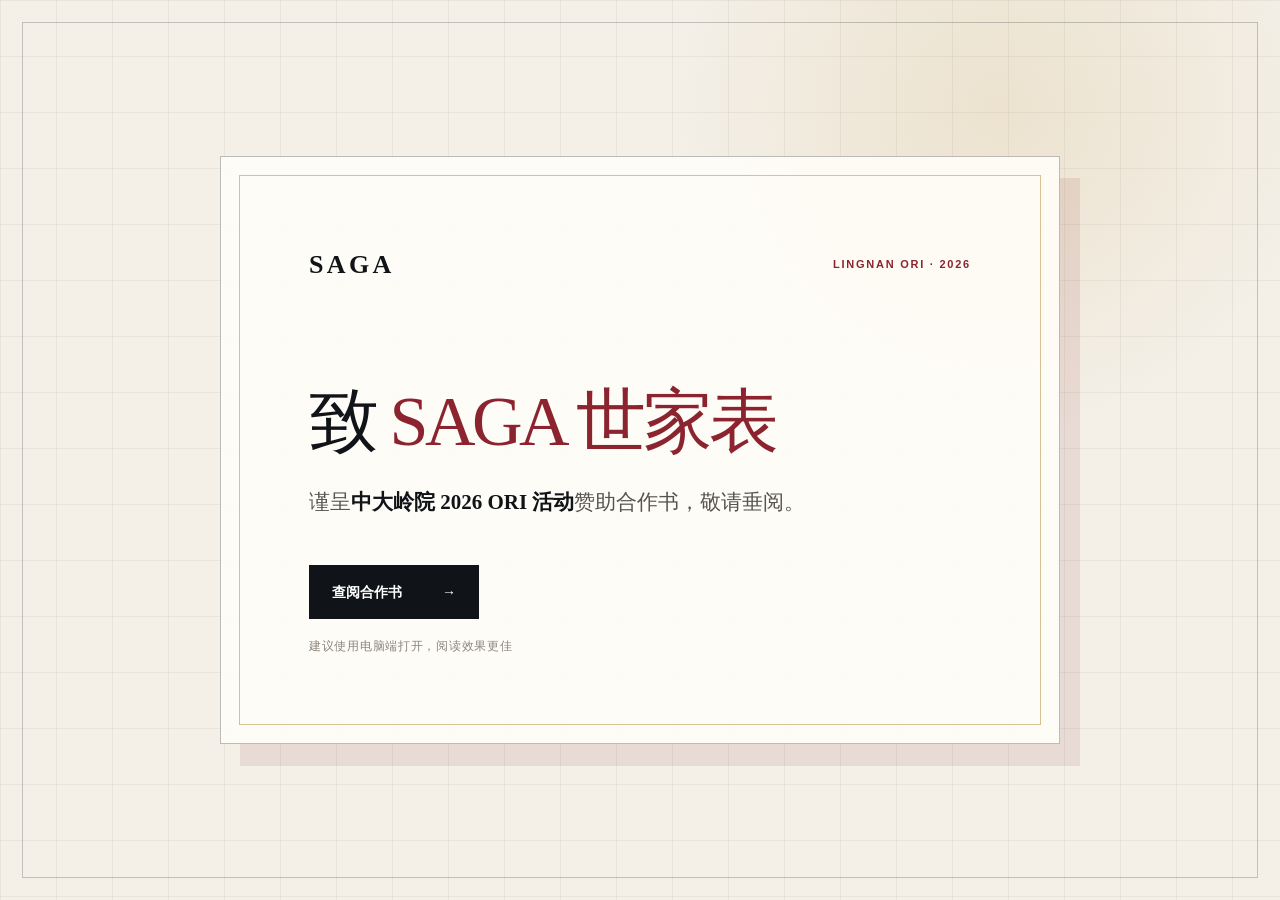
<file: saga-sponsorship-invitation-preview/index.html>
<!DOCTYPE html>
<!-- saved from url=(0150).#lingnan -->
<html lang="zh-CN"><head><meta http-equiv="Content-Type" content="text/html; charset=UTF-8"><meta name="viewport" content="width=device-width, initial-scale=1"><link rel="stylesheet" href="assets/index-Dw0ffd_K.css" data-rsc-css-href="assets/index-BGMdV7lt.css" data-precedence="vite-rsc/importer-resources"><link rel="stylesheet" href="assets/competition.css"><link rel="stylesheet" href="assets/invitation.css"><link rel="stylesheet" href="assets/final-tuning.css"><title>SAGA 世家表 × 2026 中大岭院 ORI｜定制礼品合作方案</title><meta name="description" content="以时间见证新生启程——SAGA 世家表与中山大学岭南学院 2026 ORI 商业策划大赛定制礼品合作方案。"><meta property="og:title" content="SAGA × LINGNAN ORI 2026｜让时间见证启程"><meta property="og:description" content="中山大学岭南学院 2026 ORI 定制礼品合作方案"><meta property="og:type" content="website"><meta name="twitter:card" content="summary_large_image"><meta name="twitter:title" content="SAGA × LINGNAN ORI 2026｜让时间见证启程"><meta name="twitter:description" content="中山大学岭南学院 2026 ORI 定制礼品合作方案">
</head><body><section class="invitation-gate" id="invitation" tabindex="-1" aria-label="合作邀请函"><article class="invitation-card"><div class="invitation-topline"><strong>SAGA</strong><span>LINGNAN ORI · 2026</span></div><h1>致 <em>SAGA 世家表</em></h1><p class="invitation-letter">谨呈<strong>中大岭院 2026 ORI 活动</strong>赞助合作书，敬请垂阅。</p><div class="invitation-actions"><a href="#proposal-main" data-enter>查阅合作书 <span>→</span></a></div><p class="invitation-desktop-tip">建议使用电脑端打开，阅读效果更佳</p></article></section><main id="proposal-main"><header class="site-nav"><a class="wordmark" href="#top" aria-label="返回顶部"><span>SAGA</span><small>× LINGNAN ORI 2026</small></a><nav aria-label="页面导航"><a href="#lingnan">关于岭南</a><a href="#about">关于 ORI</a><a href="#competition">商策赛事</a><a href="#proposal">合作构想</a><a href="#scenes">礼赠场景</a><a href="#rights">合作权益</a><a class="nav-cta" href="#next">推进合作</a></nav></header><section class="hero" id="top"><div class="hero-glow hero-glow-one"></div><div class="hero-glow hero-glow-two"></div><div class="hero-copy"><p class="eyebrow">2026 中山大学岭南学院 ORI · 品牌合作建议</p><h1>让一枚腕表<br><em>见证一次启程</em></h1><p class="hero-lead">SAGA 世家表 × 2026 中大岭院 ORI<br>商业策划大赛定制礼品合作方案</p><div class="hero-meta"><span>2026 年 9 月</span><span>广州</span><span>35–42 枚定制腕表</span></div><a class="primary-button" href="#lingnan">认识岭南学院 <span aria-hidden="true">↓</span></a></div><div class="timepiece" aria-hidden="true"><div class="crown"></div><div class="watch-case"><div class="watch-face"><span class="watch-brand">SAGA</span><span class="watch-subtitle">LINGNAN · 2026</span><i class="marker marker-12"></i><i class="marker marker-3"></i><i class="marker marker-6"></i><i class="marker marker-9"></i><div class="hand hour"></div><div class="hand minute"></div><div class="hand second"></div><div class="hand-pin"></div><div class="watch-time" aria-hidden="true"></div></div></div><p>TIME TO BEGIN</p></div></section><section class="section school-intro" id="lingnan"><div class="section-kicker">01 · ABOUT LINGNAN</div><div class="section-heading split-heading"><h2>百年中大传承<br><em>经世济民的岭南</em></h2><p>中山大学岭南学院于 1987 年获批、1989 年正式成立。 学院以“作育英才，服务社会”为使命，深耕经济学、金融学、数字经济及其前沿应用，持续服务国家重大战略与粤港澳大湾区发展。</p></div><div class="school-highlights" aria-label="中山大学岭南学院核心信息"><article><span>1888 → 1989</span><h3>百年学术传承</h3><p>承继岭南大学办学文脉，在中山大学百年学术传统中持续发展。</p></article><article><span>AMBA · EQUIS · AACSB</span><h3>国际认证历程</h3><p>曾为全国第三家同时获三大认证的商学院；因学科调整，目前仍保持 AACSB 认证。</p></article><article><span>ECONOMICS · FINANCE</span><h3>学科建设实力</h3><p>经济学、金融学入选国家级一流本科专业建设点；理论与应用经济学均获 A 类评价。</p></article><article><span>50+</span><h3>国际与校友网络</h3><p>与全球 50 多所知名高校和研究机构长期合作，校友广泛活跃于学界、金融与产业创新。</p></article></div></section><section class="section ori-intro" id="about"><div class="section-kicker">02 · ABOUT ORIENTATION</div><div class="section-heading split-heading"><h2>每一位新生的<br><em>“开学第一课”</em></h2><p>新生入学导向活动（Orientation，简称 ORI）是中山大学岭南学院为新生准备的集体启程仪式。 自 1999 级开始举办，ORI 已延续 26 届：它不是一场单一比赛，而是让新同学认识学院、建立团队、展现能力并共同完成第一次岭南记忆的品牌活动。</p></div><div class="stats-strip" aria-label="ORI 活动核心信息"><div><strong>26</strong><span>届品牌活动传承</span></div><div><strong>190+</strong><span>2026 级 MDE 新生</span></div><div><strong>30+</strong><span>校友教练参与</span></div><div><strong>5000+</strong><span>校友社群辐射</span></div></div><div class="ori-story"><div class="ori-quote"><span>2026 MDE ORIENTATION</span><strong>从认识岭南，<br>到成为岭南人。</strong><p>三天的共同经历，让来自不同行业与城市的新生在真实协作中完成身份转换，也为未来数年的同窗连接写下第一段故事。</p></div><div class="ori-details"><article><span>WHO</span><h3>一群已在职场前行的人</h3><p>2026 级 MDE 新生来自金融、互联网、高端制造、战略咨询等多元行业，普遍具备工作经验；他们带着职业实践走进课堂，也将在 ORI 中建立第一批跨行业同学连接。</p></article><article><span>WHAT</span><h3>一场完整的集体体验</h3><p>开学典礼、团队展示、趣味运动、校园认知、AI 轻应用挑战、商业策划、视频创作与文艺汇演等环节依次展开，兼顾认识、协作、思考与表达。</p></article><article><span>WHY</span><h3>一次值得被长期记住的开始</h3><p>从校园里的第一声集合，到酒店晚宴中的颁奖与红毯，ORI 让新生在高密度共创中建立归属感，也让合作品牌进入这一重要的人生节点。</p></article></div></div><div class="ori-journey" aria-label="ORI 三段体验"><article><span>01</span><small>RECOGNIZE</small><h3>认识岭南</h3><p>从开学典礼与校园认知开始，了解学院、校园与即将共同走过的学习旅程。</p></article><article><span>02</span><small>CO-CREATE</small><h3>组队共创</h3><p>在团队展示、趣味运动、AI 轻应用与商业策划中完成协作、判断和表达。</p></article><article><span>03</span><small>CELEBRATE</small><h3>成果加冕</h3><p>以视频创作、文艺汇演、红毯秀与闭幕晚宴，为三天的成长留下高光时刻。</p></article></div></section><section class="section schedule-section"><div class="section-kicker">03 · CONFIRMED PROGRAM</div><div class="section-heading split-heading"><h2>活动环节与合作场景</h2><p>以下环节依据组委会现阶段确定安排呈现。SAGA 合作重点聚焦商业策划大赛、评委嘉宾礼赠与闭幕颁奖晚宴。</p></div><div class="schedule-table" role="table" aria-label="2026 ORI 活动安排"><div class="schedule-row schedule-head" role="row"><span role="columnheader">时间</span><span role="columnheader">活动环节</span><span role="columnheader">地点</span></div><div class="schedule-row" role="row"><span role="cell">9月4日上午</span><strong role="cell">开学典礼</strong><span role="cell">中山大学岭南学院广州校区</span></div><div class="schedule-row" role="row"><span role="cell">9月4日下午</span><strong role="cell">团队展示 + 趣味运动挑战赛</strong><span role="cell">中山大学岭南学院广州校区</span></div><div class="schedule-row" role="row"><span role="cell">9月5日上午</span><strong role="cell">校园认知</strong><span role="cell">中山大学岭南学院广州校区</span></div><div class="schedule-row" role="row"><span role="cell">9月5日下午</span><strong role="cell">AI 轻应用挑战赛</strong><span role="cell">中山大学岭南学院广州校区</span></div><div class="schedule-row featured" role="row"><span role="cell">9月4日白天</span><strong role="cell">商业策划大赛</strong><span role="cell">广州富力丽思卡尔顿酒店</span></div><div class="schedule-row featured" role="row"><span role="cell">9月4日晚上</span><strong role="cell">文艺汇演 + 视频创作大赛 + 闭幕颁奖晚宴 + 红毯秀</strong><span role="cell">广州富力丽思卡尔顿酒店</span></div></div></section><section class="section competition-brief" id="competition"><div class="section-kicker">04 · COMPETITION PROFILE</div><div class="section-heading split-heading"><h2>CFA 专业指导<br><em>加持商策赛事</em></h2><p>商业策划大赛是本次向 SAGA 世家表重点邀请合作的环节。赛事由国元证券与 CFA 联合冠名，并由 CFA协会提供专业指导。双赛道连接在职管理者、青年学子与金融专业人士，让品牌进入兼具专业判断、跨界协作与真实商业议题的高价值现场。</p></div><div class="competition-signals"><article><small>PROFESSIONAL GUIDANCE</small><strong>CFA协会专业指导</strong><p>以金融专业视角、产业实践与商业判断共同构成赛事底色。</p></article><article><small>DUAL-TRACK FORMAT</small><strong>上午 + 下午双赛道</strong><p>既覆盖 2026 级 MDE 全体新生，也面向更广泛的跨届优秀人才开放。</p></article><article><small>PUBLIC RECRUITMENT</small><strong>学院与媒体触达</strong><p>下午场计划经学院公众号及合作媒体渠道开放招募，扩大赛事的公众影响力。</p></article></div><div class="track-grid"><article class="track-card"><span class="track-number">TRACK A · MORNING</span><h3>可持续金融与 ESG 创新</h3><p class="track-theme">数智引擎 · 绿色创新</p><div class="track-meta"><span>2026 级 MDE 全体新生</span><span>预计约 180 人</span><span>10–12 组随机分组</span></div><ul><li>绿色金融产品设计与转型金融工具</li><li>保险科技在能源风险管理中的应用</li><li>碳普惠、清洁能源资产数字化与 ESG 因子挖掘</li><li>结合真实新能源、制造业或上市公司案例，输出可执行增长方案</li></ul><p class="track-output">高价值人群：来自金融、互联网、高端制造等行业的 MDE 硕士新生，覆盖在职中层、高管与企业家；具备跨界视野与实干热忱，深耕各行业赛道，紧扣产业数字化发展，并兼具创新思维。</p></article><article class="track-card"><span class="track-number">TRACK B · AFTERNOON</span><h3>AI 赋能与数字经济商业模式创新</h3><p class="track-theme">数智引擎 · 无界创变</p><div class="track-meta"><span>开放报名</span><span>预计 20–40 人</span><span>跨院、跨届自由组队</span></div><ul><li>AI Agent 在投顾、风控、合规等金融场景中的应用</li><li>大模型驱动的财富管理与量化投资策略</li><li>科技、文旅、零售等数字经济新型消费模式</li><li>AI 营销、精准客户触达与转化漏斗优化</li></ul><p class="track-output">开放人群：中大本科生及往届 MDE、MBA、MF、MI 等；计划通过学院公众号、南方+、广州日报、21财经APP、南都N视频等渠道触达参赛者。</p></article></div><p class="competition-note"><strong>对 SAGA 的合作价值：</strong>一枚定制腕表可在高规格赛事奖励、专业嘉宾礼赠与晚宴高光时刻中出现，连接金融、产业、科技与青年创新人群。</p></section><section class="section about" id="proposal"><div class="section-kicker">05 · THE BIG IDEA</div><div class="section-heading split-heading"><h2>时间，是这场合作<br>最自然的共同语言</h2><p>本次合作的重点环节为商业策划大赛：赛事由国元证券与 CFA 联合冠名，并由 CFA 协会提供专业指导。 腕表不仅是奖品，更能成为连接高规格赛事、专业人群与新生启程的一份长期纪念。</p></div><div class="fit-grid"><article><span>01</span><h3>重要时刻 × 长久纪念</h3><p>从入学、协作到获奖，ORI 记录新生走进岭南的第一刻；定制腕表让短暂的活动体验沉淀为可长期佩戴的启程纪念。</p></article><article><span>02</span><h3>商业思维 × 专业人群</h3><p>上午面向 MDE 职业精英，下午开放跨届招募；<strong class="partner-name">国元证券</strong>与 <strong class="partner-name">CFA协会</strong>专业力量共同加持。</p></article><article><span>03</span><h3>设计表达 × 定制能力</h3><p>从表盘、表背到包装与礼赠卡，联名信息可自然纳入产品；品牌美学与岭南文化在一件日常佩戴的礼物里彼此成就。</p></article><article><span>04</span><h3>探索精神 × 青年成长</h3><p>赛事汇集真实商业议题、跨行业协作与专业评审；SAGA 的创新表达与新一代管理者和青年学子的成长时刻形成共鸣。</p></article></div></section><section class="section brand-story"><div class="brand-story-copy"><div class="section-kicker light">06 · BRAND CONNECTION</div><h2><span>不只是“送出一只表”</span><span>而是共同定义一份</span><em>岭南启程礼</em></h2><p>SAGA 长期围绕制表工艺、美学设计与产品创新展开品牌表达。此次合作建议以“时间见证成长”为主线， 将定制腕表放入赛事、嘉宾礼赠与晚宴抽奖三个高记忆场景中，让产品被看见、被讲述，也被真正佩戴。</p></div><div class="story-cards"><div><small>TRADITION</small><strong>制表与美学</strong><p>腕表首饰化设计，为礼赠提供兼具审美与日常佩戴价值的表达。</p></div><div><small>INNOVATION</small><strong>科技与生活</strong><p>智能穿戴产品连接健康、效率与社交场景，贴近数字经济人群生活方式。</p></div><div><small>MEMORY</small><strong>纪念与传承</strong><p>定制信息赋予产品专属意义，使一次合作具备更长的记忆周期。</p></div></div></section><section class="section" id="scenes"><div class="section-kicker">07 · GIFTING MOMENTS</div><div class="section-heading split-heading"><h2>35–42 枚腕表<br>四类高价值礼赠</h2><p>建议以“日间两次轻触达 + 嘉宾定向礼赠 + 晚宴集中呈现”的节奏， 兼顾参与者覆盖、专业嘉宾关系与全场传播氛围。</p></div><div class="gift-grid"><article><div class="gift-amount"><strong>5</strong><small>枚</small></div><h3>商策上午场抽奖</h3><p>在赛事开场阶段为 MDE 参赛者注入期待，以定制腕表见证可持续金融与 ESG 创新的首次高光表达。</p></article><article><div class="gift-amount"><strong>5</strong><small>枚</small></div><h3>商策下午场抽奖</h3><p>承接下午开放赛道的跨届交流，在 AI 与数字经济议题的共创中延续品牌露出与获奖期待。</p></article><article><div class="gift-amount"><strong>10–12</strong><small>枚</small></div><h3>评委嘉宾伴手礼</h3><p>面向岭南学院教授、国元证券高层及 CFA 协会北京代表处、CFA 深圳协会等专业嘉宾，以高规格定制腕表致谢其专业评审与到场支持</p></article><article><div class="gift-amount"><strong>15–20</strong><small>枚</small></div><h3>闭幕晚宴抽奖</h3><p>于颁奖、红毯与文艺汇演交织的晚宴高光时刻集中呈现，让定制腕表成为整场 ORI 的启程纪念。</p></article></div><div class="total-bar"><div><span>拟支持总量</span><strong>35–42</strong><span>枚定制腕表</span></div><p>具体款式、男女款配比、定制位置、包装形式、交付时间及最终数量， 由双方根据产品与活动执行条件进一步确认。</p></div></section><section class="section customization"><div class="section-kicker light">08 · CUSTOM EXPERIENCE</div><h2>让定制，从产品延伸到仪式</h2><div class="custom-flow"><div><span>01</span><h3>产品定制</h3><p>建议选择表盘、表背或包装中的合适位置，呈现 ORI 2026 联名信息。</p></div><i aria-hidden="true">→</i><div><span>02</span><h3>联合礼赠卡</h3><p>以“时间见证成长”为主题，为嘉宾与获奖者补充礼物背后的合作故事。</p></div><i aria-hidden="true">→</i><div><span>03</span><h3>现场赠礼</h3><p>主持人口播、产品陈列、嘉宾赠礼与抽奖共同形成完整的品牌呈现。</p></div><i aria-hidden="true">→</i><div><span>04</span><h3>影像留存</h3><p>记录赠礼、获奖与佩戴画面，形成活动回顾及品牌合作素材。</p></div></div><p class="boundary-note">以上为建议方向，最终定制范围及呈现方式以双方确认的产品工艺与执行方案为准。</p></section><section class="section rights-section" id="rights"><div class="section-kicker light">09 · PARTNERSHIP BENEFITS</div><div class="section-heading split-heading light-heading"><h2>合作权益</h2><p>围绕“被看见、被讲述、被体验、被留存”设计合作呈现。多赞助商场景统一采用联合露出， 具体位置与形式由双方结合现场条件确认。</p></div><div class="rights-table" role="table" aria-label="SAGA 建议合作权益"><div class="rights-row rights-head" role="row"><span role="columnheader">权益类别</span><span role="columnheader">建议呈现方式</span><span role="columnheader">场景</span></div><div class="rights-row" role="row"><strong role="cell">合作身份</strong><span role="cell">“商业策划大赛定制礼品合作伙伴”身份呈现</span><small role="cell">赛前 / 赛中 / 赛后</small></div><div class="rights-row" role="row"><strong role="cell">联合视觉露出</strong><span role="cell">活动背景板、赛事相关物料及赞助鸣谢页面联合露出</span><small role="cell">位置与形式待确认</small></div><div class="rights-row" role="row"><strong role="cell">现场产品展示</strong><span role="cell">在商业策划大赛及闭幕晚宴设置定制腕表展示或礼品陈列</span><small role="cell">具体形式待确认</small></div><div class="rights-row" role="row"><strong role="cell">主持人口播</strong><span role="cell">抽奖、赠礼及已确认环节中进行品牌鸣谢与礼品介绍</span><small role="cell">商业策划大赛 / 晚宴</small></div><div class="rights-row" role="row"><strong role="cell">嘉宾礼赠</strong><span role="cell">评委嘉宾伴手礼由 SAGA 定制腕表支持，并配套联合礼赠卡</span><small role="cell">赛事评审环节</small></div><div class="rights-row" role="row"><strong role="cell">抽奖仪式</strong><span role="cell">日间两场及闭幕晚宴抽奖中自然呈现品牌与产品</span><small role="cell">3 个礼赠时点</small></div><div class="rights-row" role="row"><strong role="cell">学院自有渠道传播</strong><span role="cell">在 ORI 活动回顾推文、视频号或校友社群中按确认内容鸣谢或露出</span><small role="cell">活动后</small></div><div class="rights-row" role="row"><strong role="cell">外部媒体渠道传播</strong><span role="cell">通过南方+、广州日报、21财经APP、南都N视频等媒体平台传播活动内容，合作信息可随活动报道自然呈现</span><small role="cell">活动后</small></div><div class="rights-row" role="row"><strong role="cell">素材回传</strong><span role="cell">提供已发布链接及精选现场照片 / 视频素材，供品牌合作留存</span><small role="cell">活动后</small></div></div></section><section class="section next-step" id="next"><div><div class="section-kicker">10 · NEXT STEP</div><h2>共同把一枚腕表<br>变成一段岭南记忆</h2></div><div class="next-card"><h3>建议优先确认</h3><ol><li><span>01</span>最终支持数量与款式配比</li><li><span>02</span>可实现的定制位置与交付周期</li><li><span>03</span>品牌素材、产品介绍与礼赠话术</li><li><span>04</span>现场展示、抽奖与影像记录方式</li></ol><p>本方案为前期合作建议，具体礼品配置、合作权益及执行细节，以双方后续确认版本为准。</p><div class="contact-card" aria-label="合作联系信息"><span>合作联系</span><strong>学联外联部副部长 · 陈泽鸿</strong><a href="tel:13556422256" aria-label="拨打陈泽鸿电话 13556422256">135 5642 2256<i aria-hidden="true">↗</i></a></div></div></section><footer><div><strong>中山大学岭南学院</strong><span>2026 MDE 新生 ORI</span></div><p>中山大学岭南学院专硕教育中心<br>中山大学岭南学院第三届非全日制专业硕士学生联合会</p><small>品牌合作建议 · 2026 年 7 月</small></footer></main><script src="assets/invitation.js" defer></script></body></html>
</file>
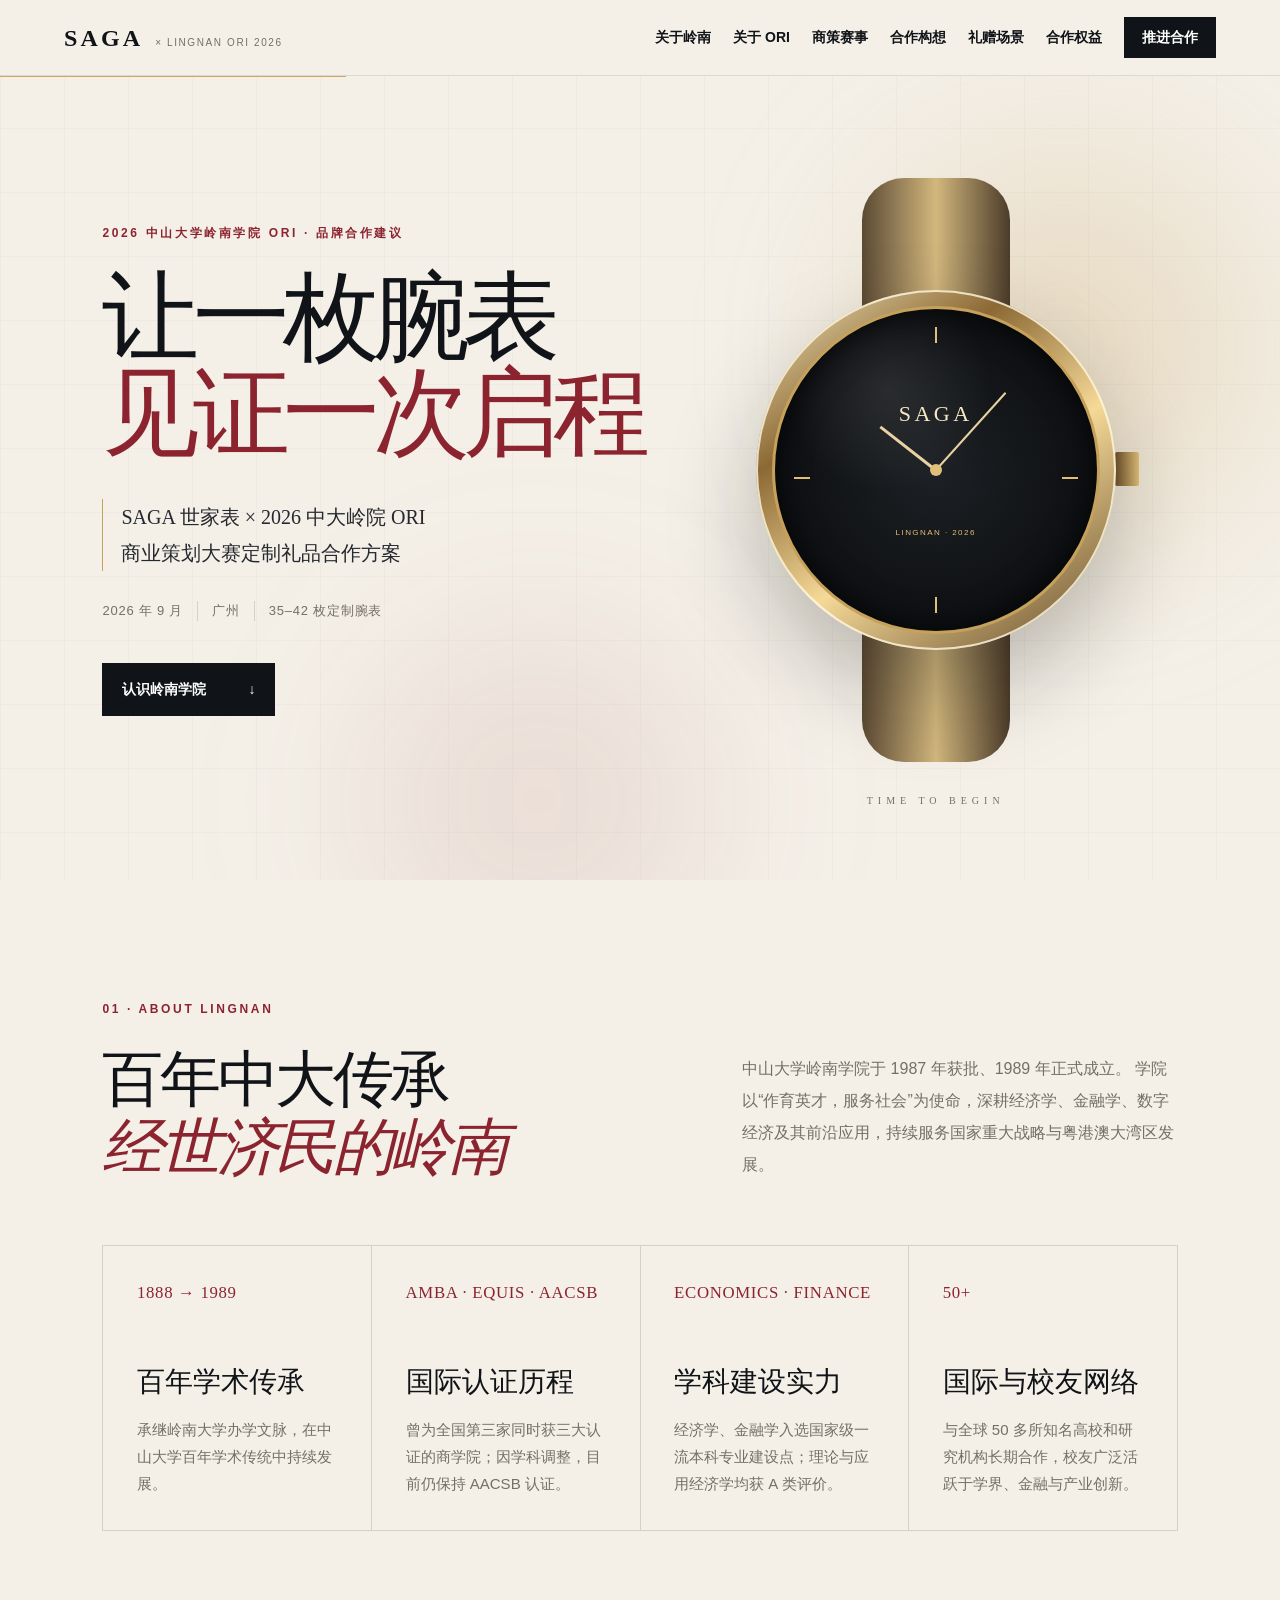
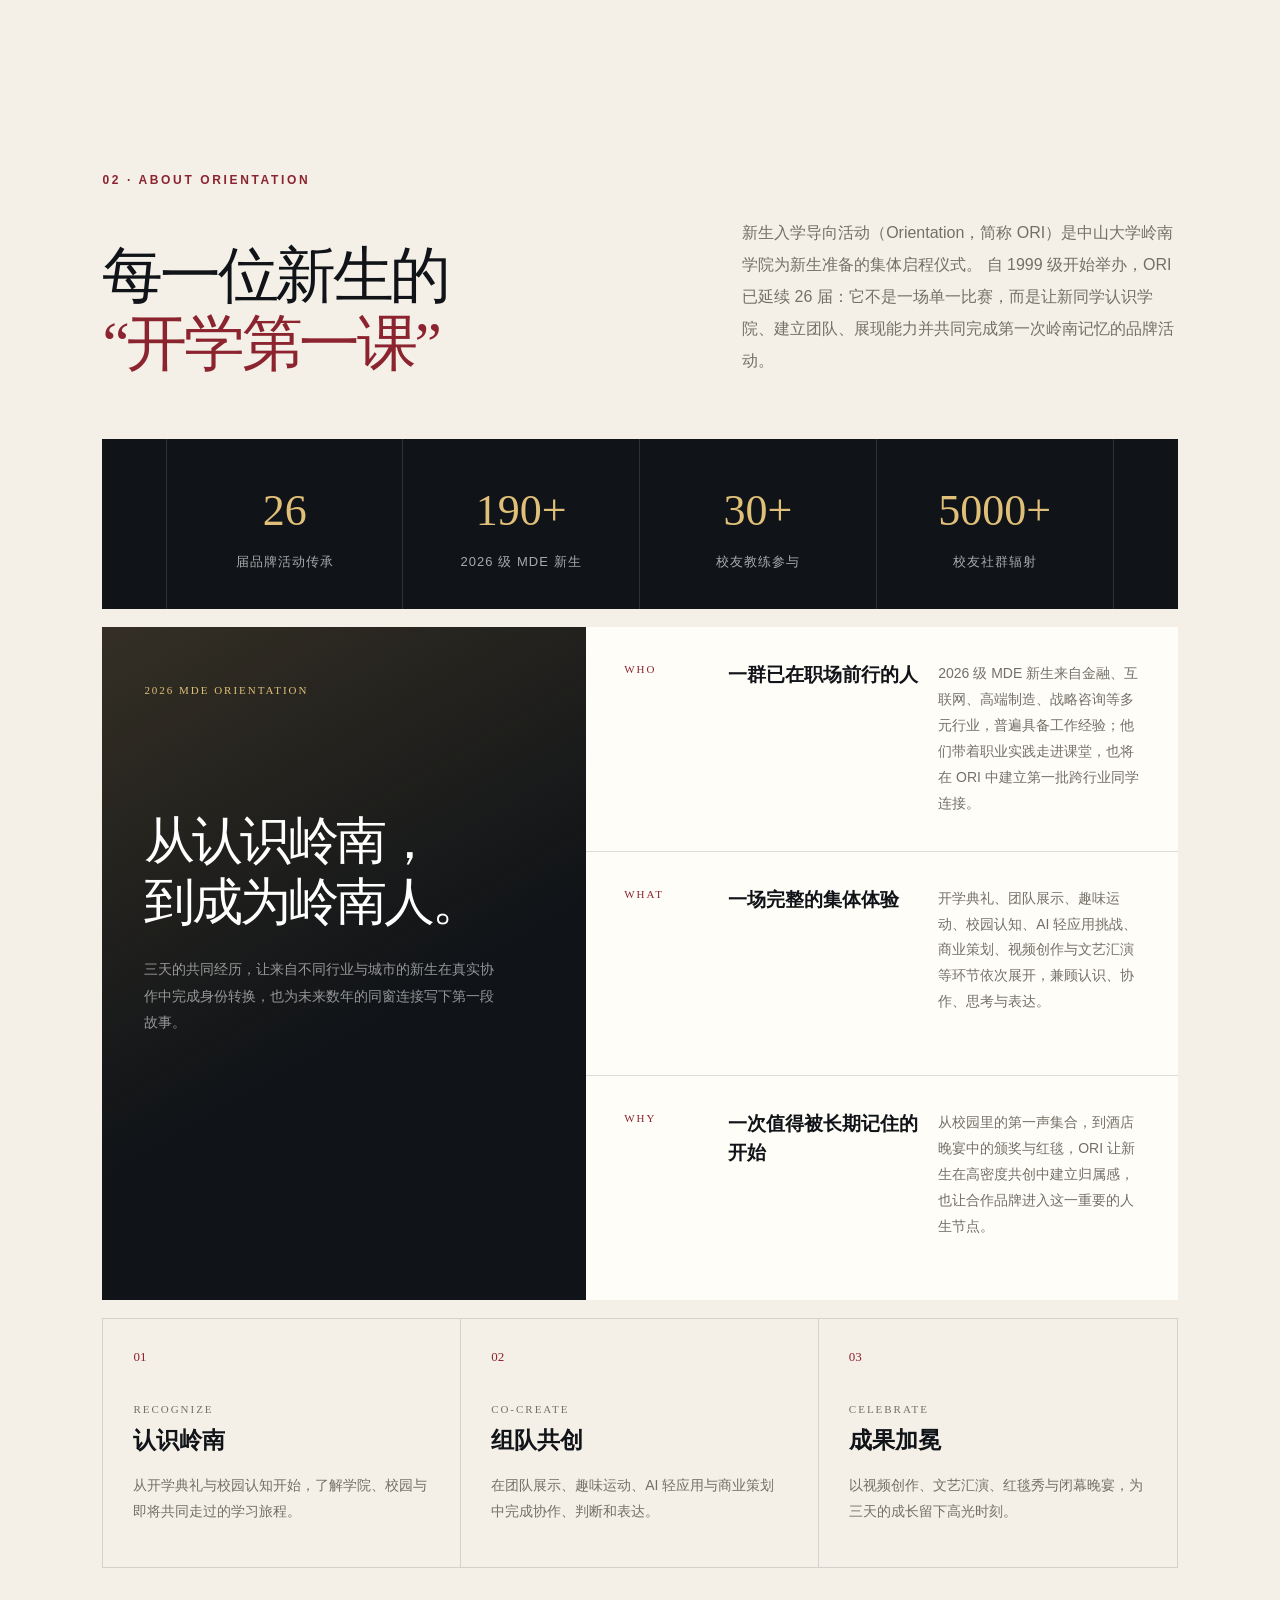
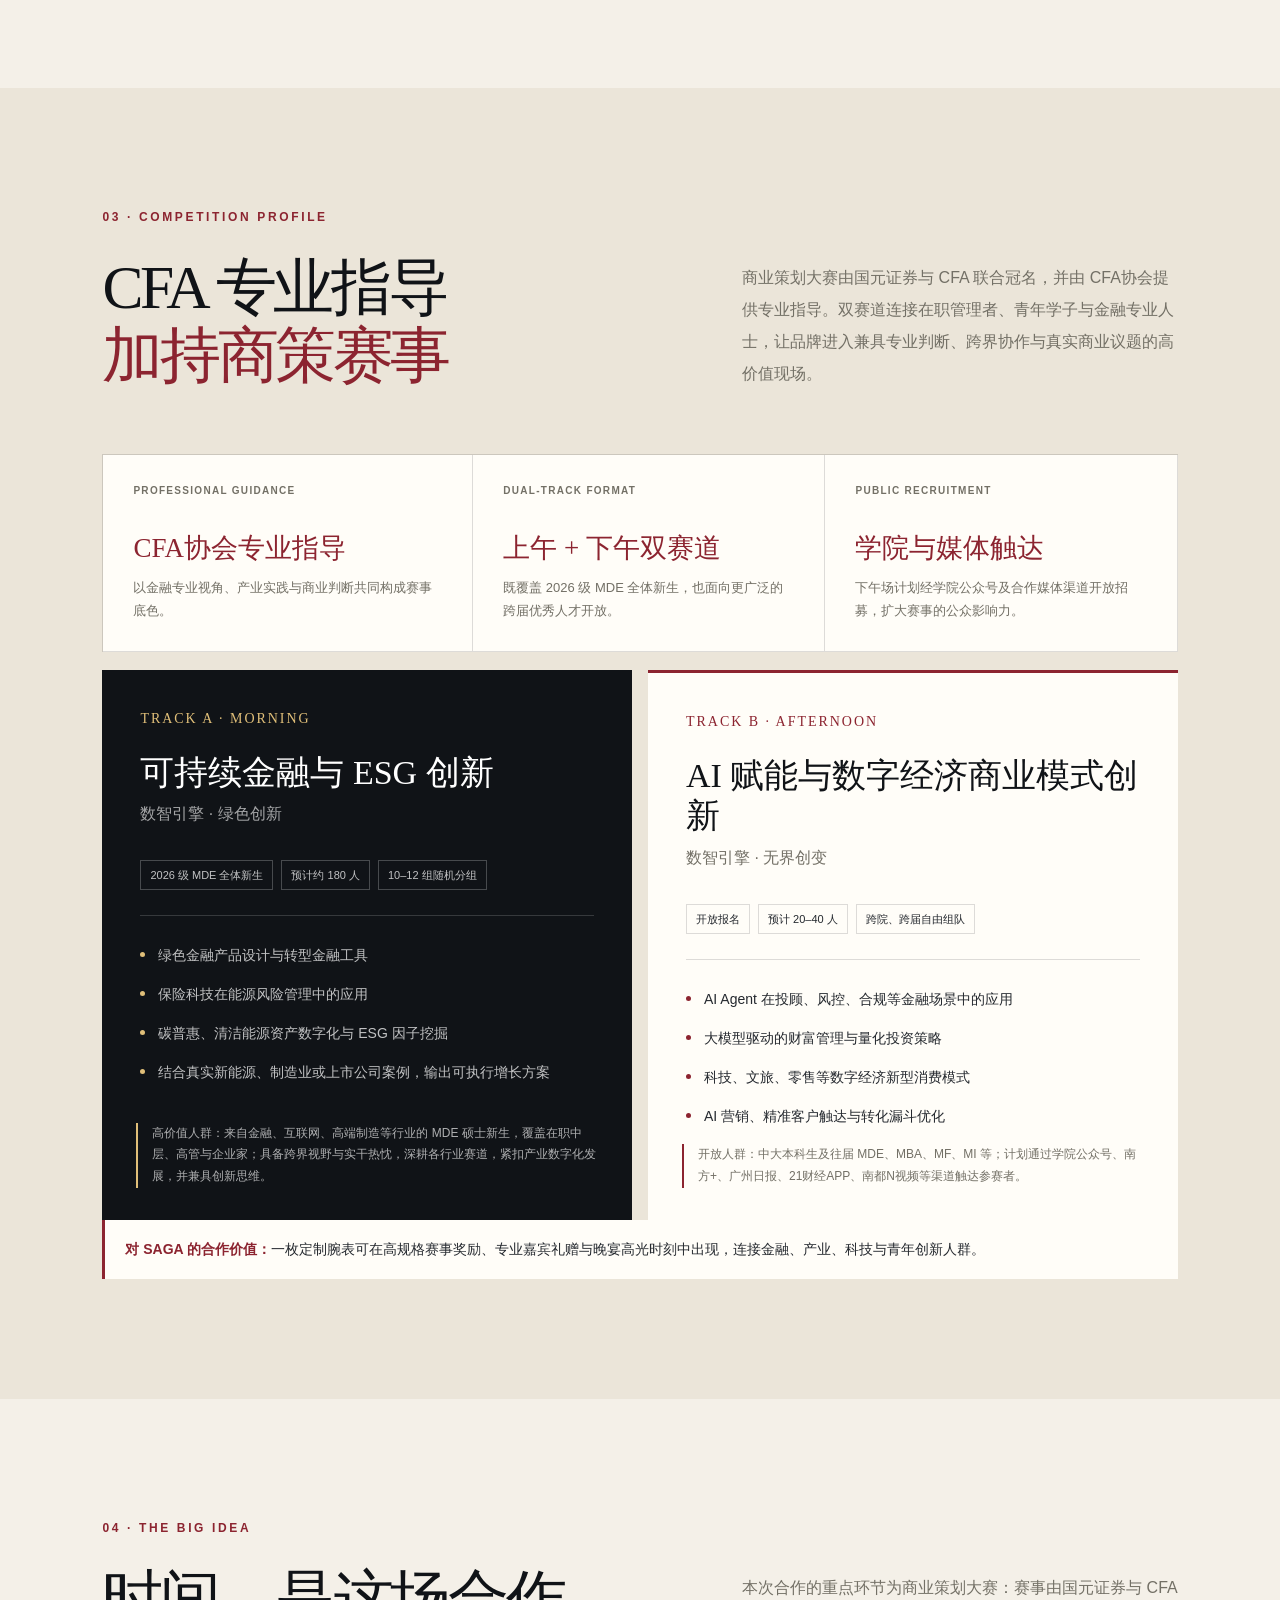
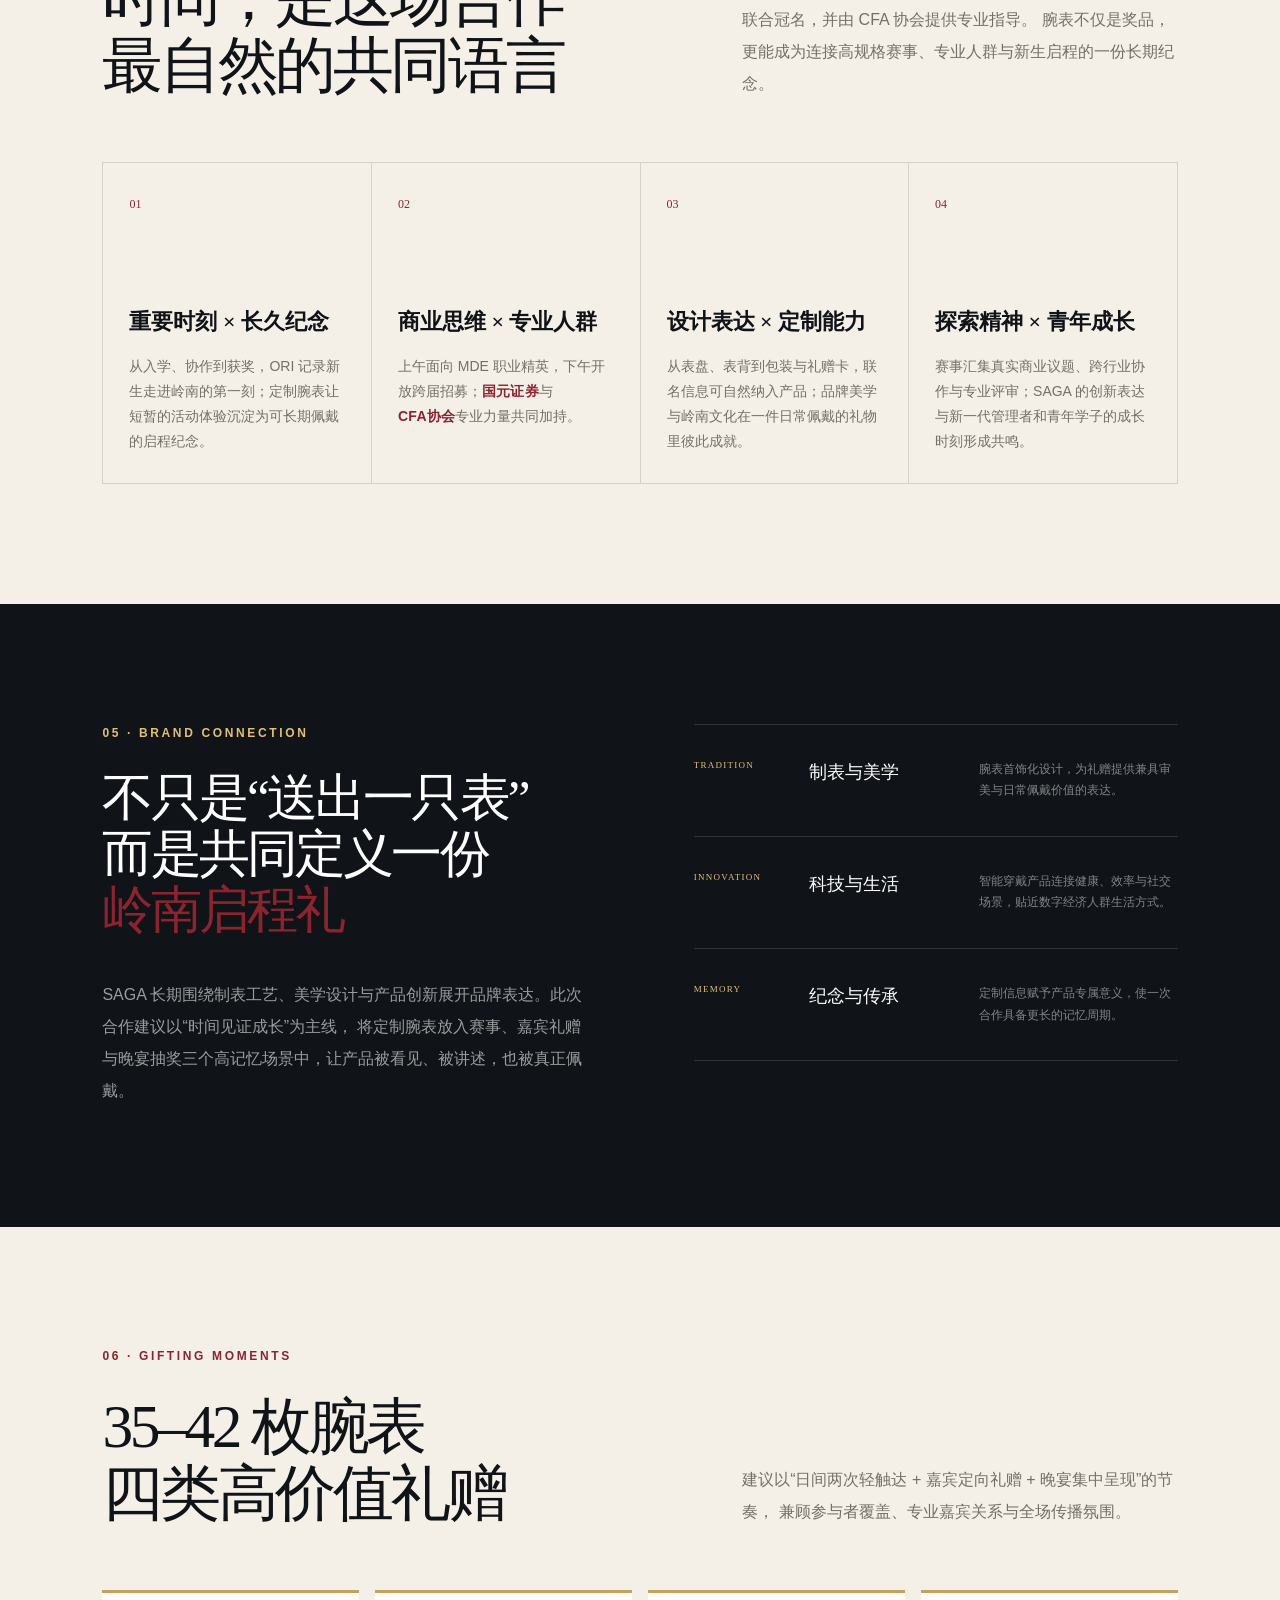
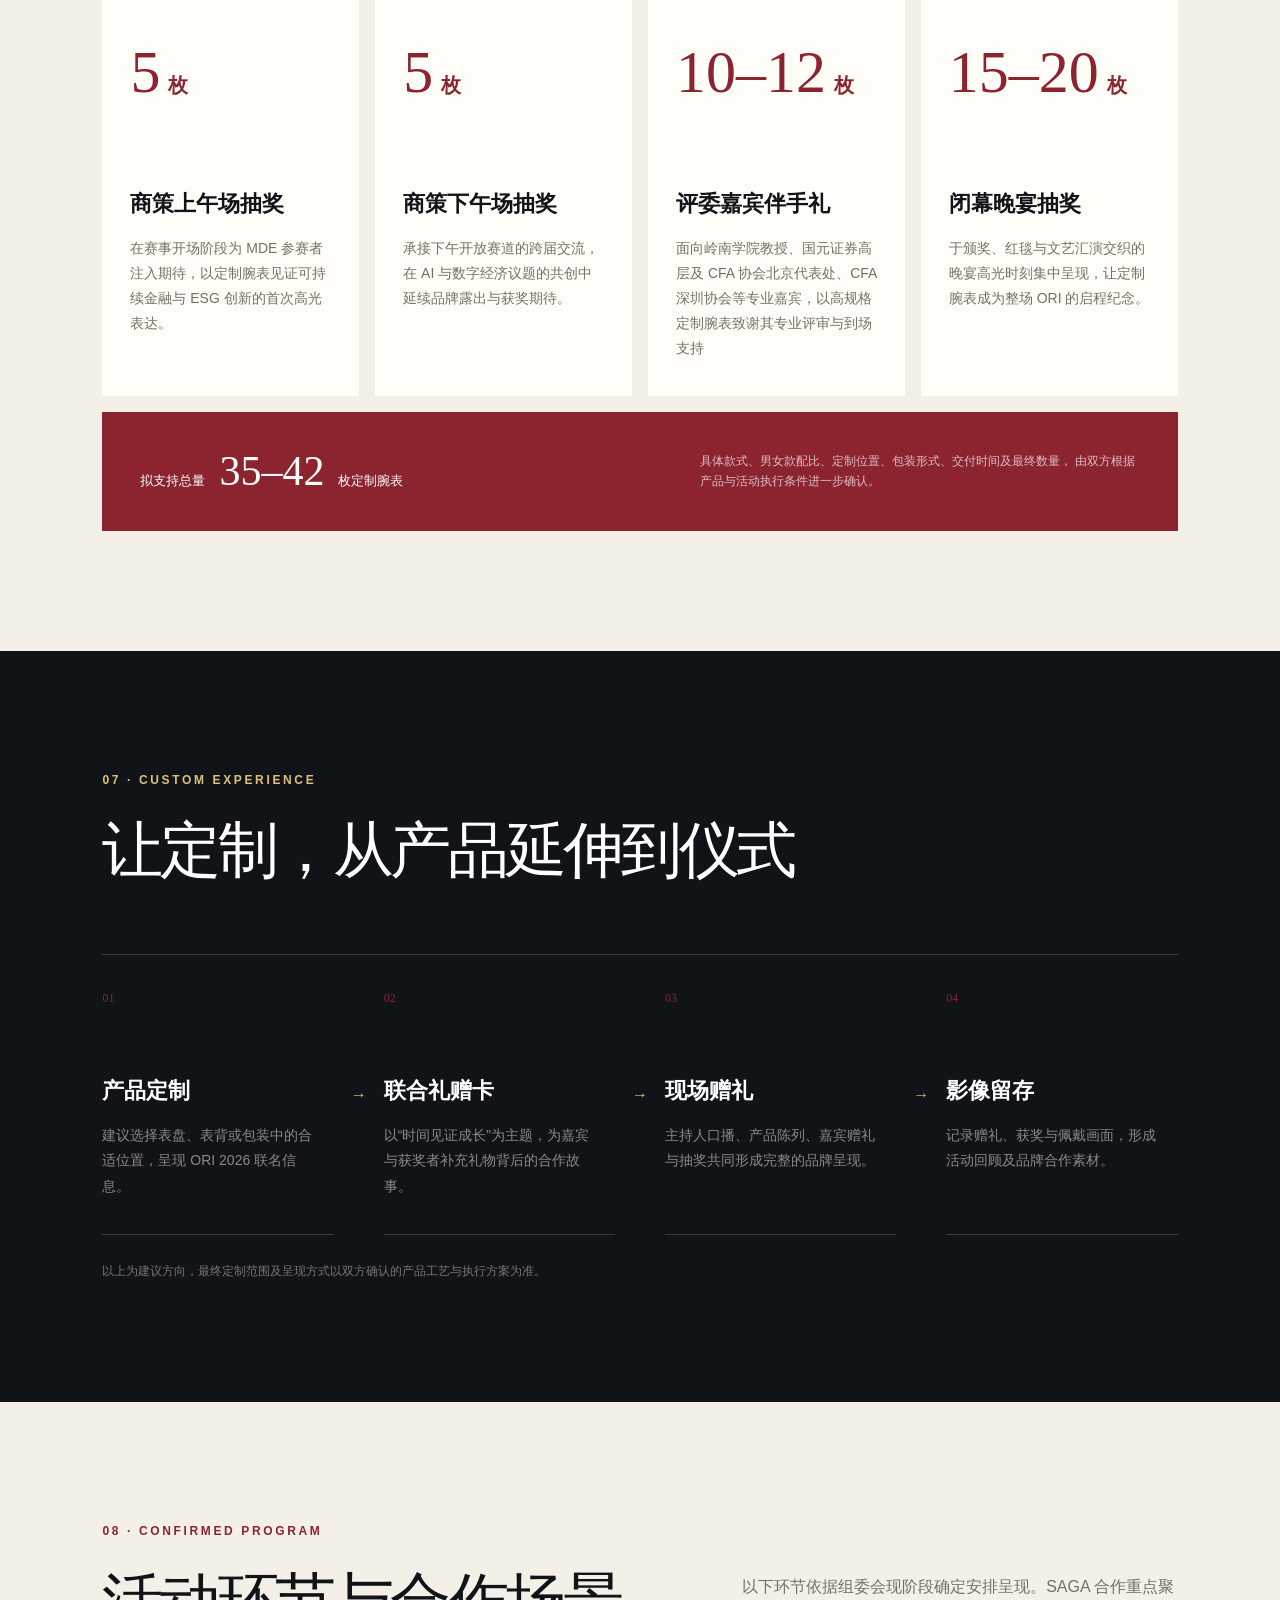
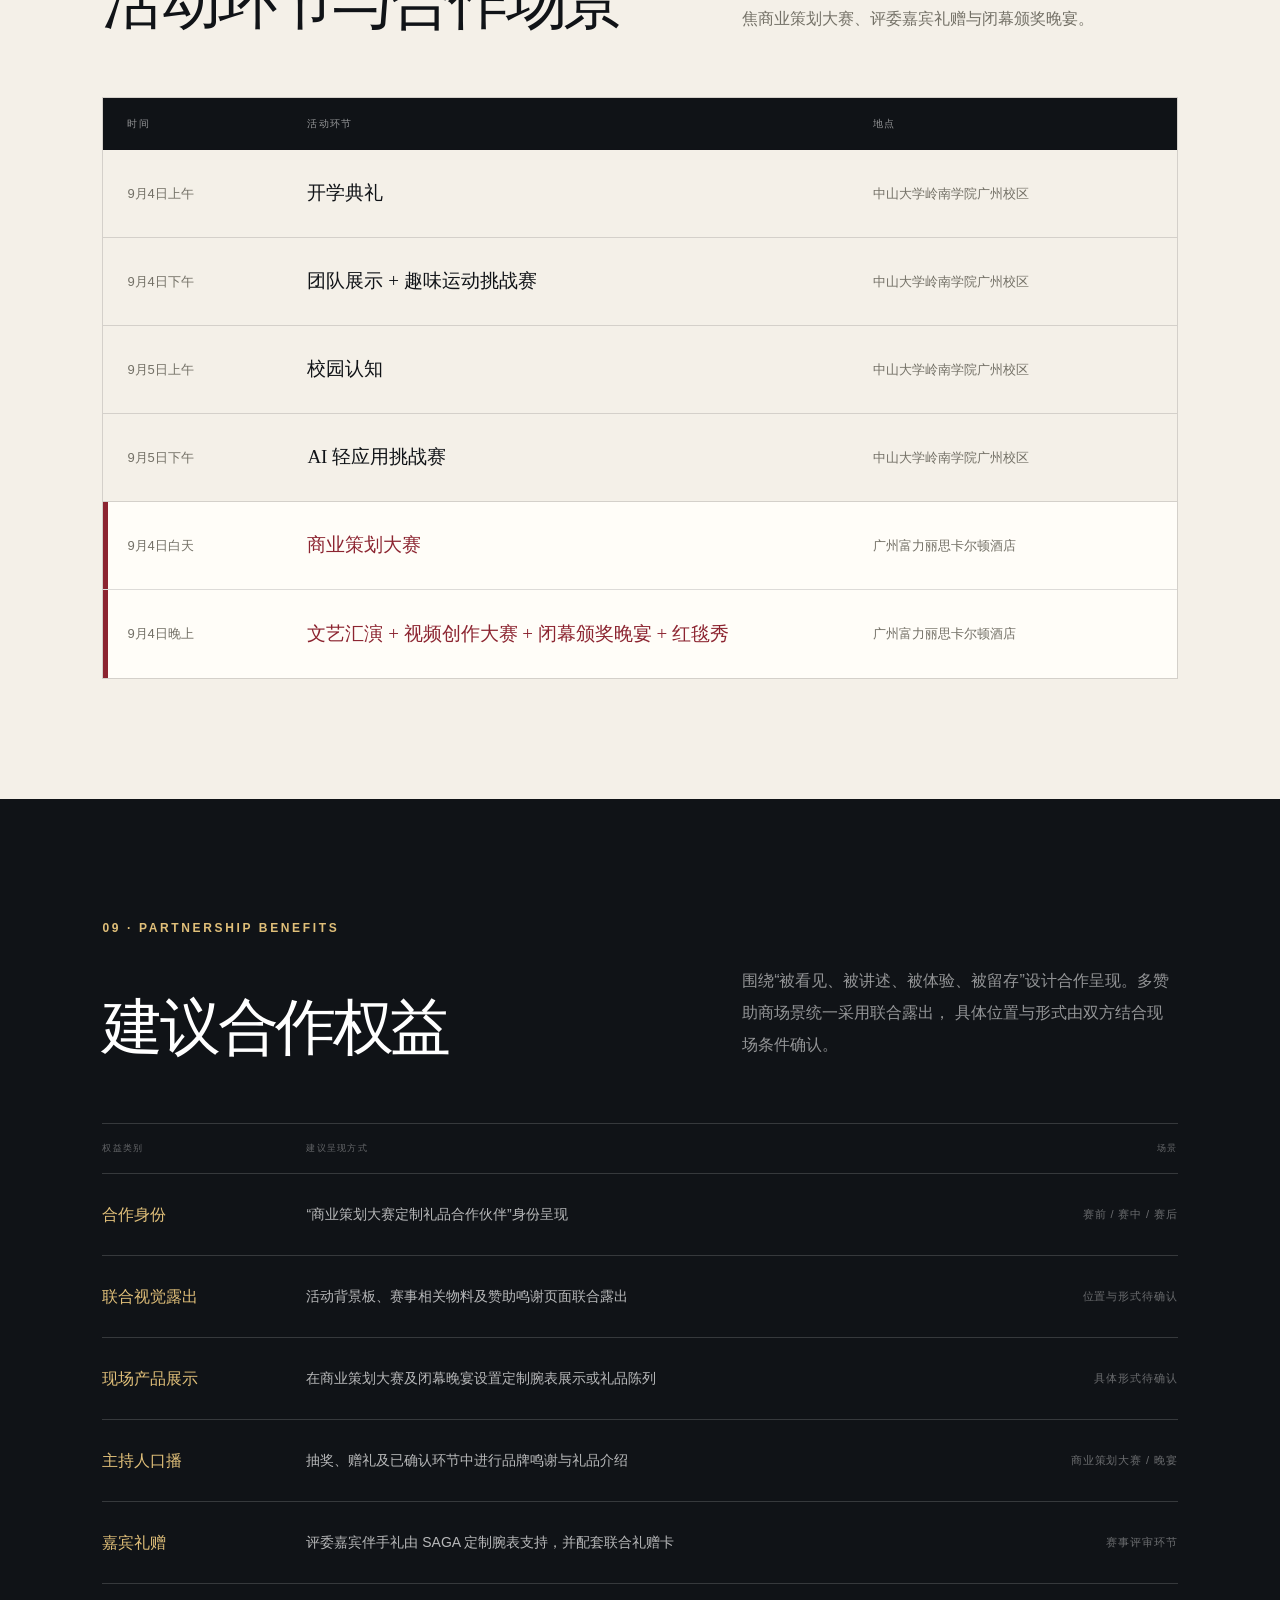
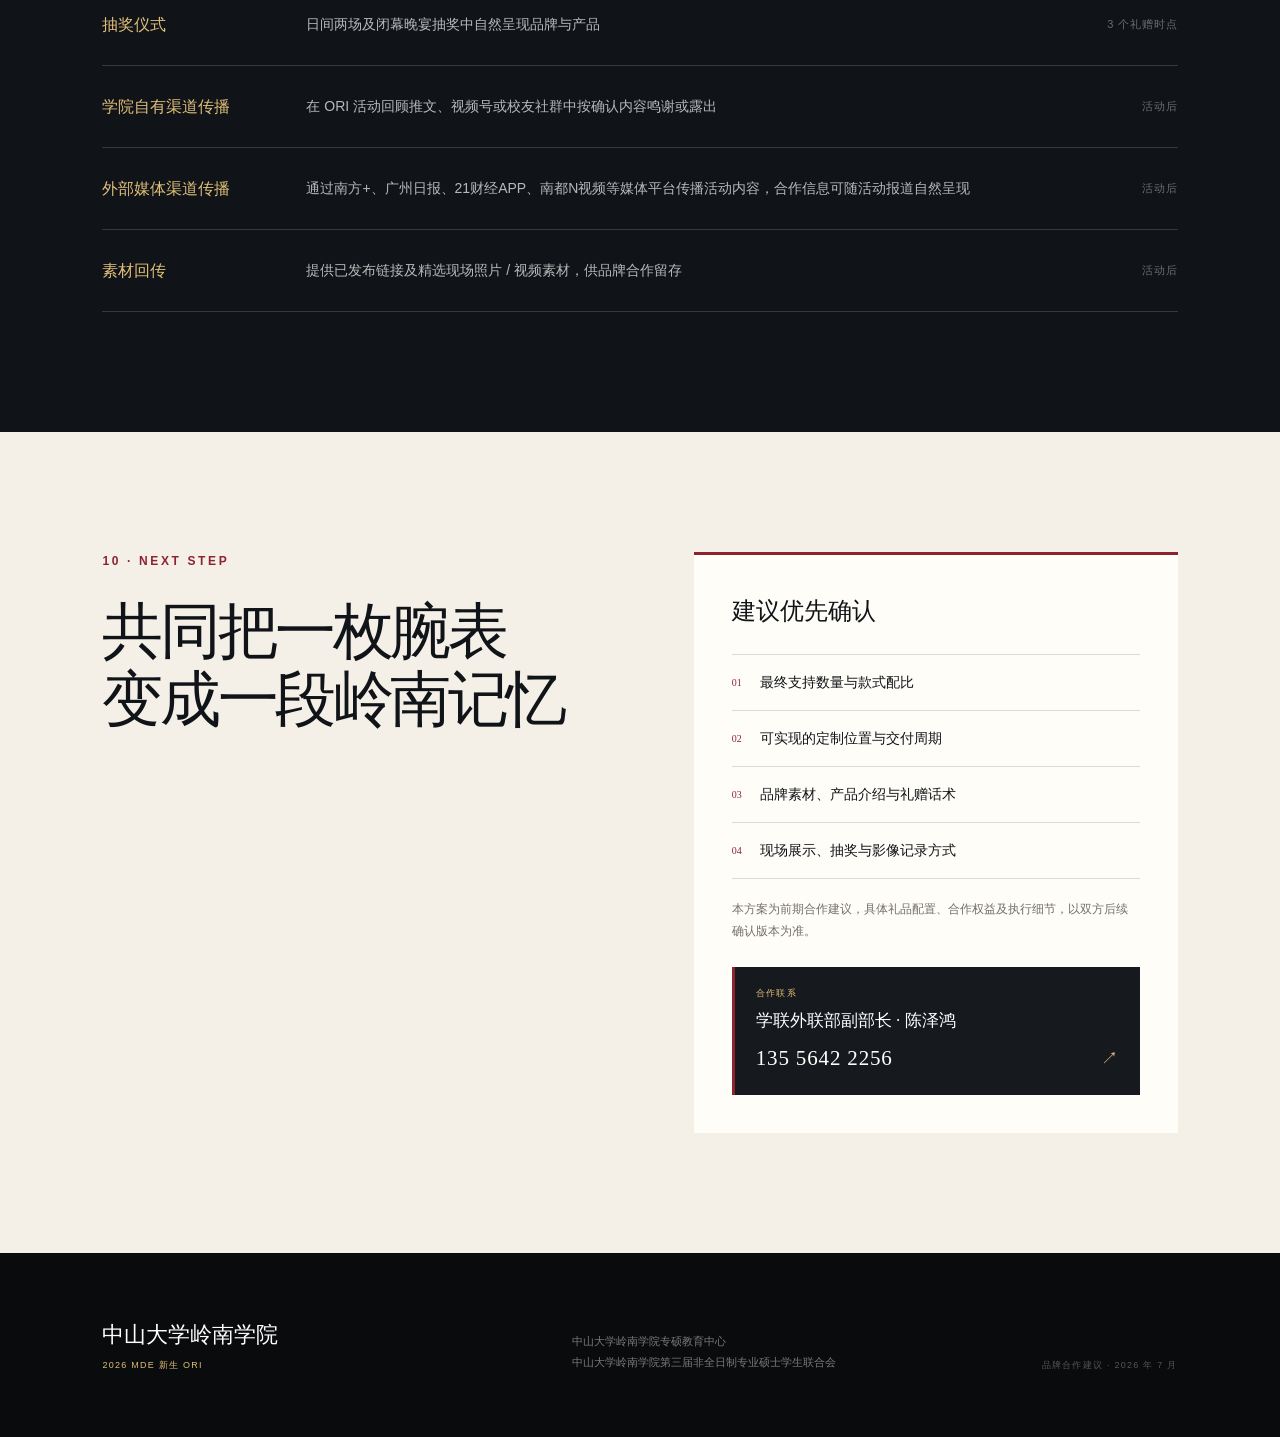
<file: saga-sponsorship-preview/index.html>
<!DOCTYPE html>
<!-- saved from url=(0150).#lingnan -->
<html lang="zh-CN"><head><meta http-equiv="Content-Type" content="text/html; charset=UTF-8"><meta name="viewport" content="width=device-width, initial-scale=1"><link rel="stylesheet" href="assets/index-Dw0ffd_K.css" data-rsc-css-href="assets/index-BGMdV7lt.css" data-precedence="vite-rsc/importer-resources"><link rel="stylesheet" href="assets/competition.css"><title>SAGA 世家表 × 2026 中大岭院 ORI｜定制礼品合作方案</title><meta name="description" content="以时间见证新生启程——SAGA 世家表与中山大学岭南学院 2026 ORI 商业策划大赛定制礼品合作方案。"><meta property="og:title" content="SAGA × LINGNAN ORI 2026｜让时间见证启程"><meta property="og:description" content="中山大学岭南学院 2026 ORI 定制礼品合作方案"><meta property="og:type" content="website"><meta name="twitter:card" content="summary_large_image"><meta name="twitter:title" content="SAGA × LINGNAN ORI 2026｜让时间见证启程"><meta name="twitter:description" content="中山大学岭南学院 2026 ORI 定制礼品合作方案">
</head><body><main><header class="site-nav"><a class="wordmark" href="#top" aria-label="返回顶部"><span>SAGA</span><small>× LINGNAN ORI 2026</small></a><nav aria-label="页面导航"><a href="#lingnan">关于岭南</a><a href="#about">关于 ORI</a><a href="#competition">商策赛事</a><a href="#proposal">合作构想</a><a href="#scenes">礼赠场景</a><a href="#rights">合作权益</a><a class="nav-cta" href="#next">推进合作</a></nav></header><section class="hero" id="top"><div class="hero-glow hero-glow-one"></div><div class="hero-glow hero-glow-two"></div><div class="hero-copy"><p class="eyebrow">2026 中山大学岭南学院 ORI · 品牌合作建议</p><h1>让一枚腕表<br><em>见证一次启程</em></h1><p class="hero-lead">SAGA 世家表 × 2026 中大岭院 ORI<br>商业策划大赛定制礼品合作方案</p><div class="hero-meta"><span>2026 年 9 月</span><span>广州</span><span>35–42 枚定制腕表</span></div><a class="primary-button" href="#lingnan">认识岭南学院 <span aria-hidden="true">↓</span></a></div><div class="timepiece" aria-hidden="true"><div class="crown"></div><div class="watch-case"><div class="watch-face"><span class="watch-brand">SAGA</span><span class="watch-subtitle">LINGNAN · 2026</span><i class="marker marker-12"></i><i class="marker marker-3"></i><i class="marker marker-6"></i><i class="marker marker-9"></i><div class="hand hour"></div><div class="hand minute"></div><div class="hand-pin"></div></div></div><p>TIME TO BEGIN</p></div></section><section class="section school-intro" id="lingnan"><div class="section-kicker">01 · ABOUT LINGNAN</div><div class="section-heading split-heading"><h2>百年中大传承<br><em>经世济民的岭南</em></h2><p>中山大学岭南学院于 1987 年获批、1989 年正式成立。 学院以“作育英才，服务社会”为使命，深耕经济学、金融学、数字经济及其前沿应用，持续服务国家重大战略与粤港澳大湾区发展。</p></div><div class="school-highlights" aria-label="中山大学岭南学院核心信息"><article><span>1888 → 1989</span><h3>百年学术传承</h3><p>承继岭南大学办学文脉，在中山大学百年学术传统中持续发展。</p></article><article><span>AMBA · EQUIS · AACSB</span><h3>国际认证历程</h3><p>曾为全国第三家同时获三大认证的商学院；因学科调整，目前仍保持 AACSB 认证。</p></article><article><span>ECONOMICS · FINANCE</span><h3>学科建设实力</h3><p>经济学、金融学入选国家级一流本科专业建设点；理论与应用经济学均获 A 类评价。</p></article><article><span>50+</span><h3>国际与校友网络</h3><p>与全球 50 多所知名高校和研究机构长期合作，校友广泛活跃于学界、金融与产业创新。</p></article></div></section><section class="section ori-intro" id="about"><div class="section-kicker">02 · ABOUT ORIENTATION</div><div class="section-heading split-heading"><h2>每一位新生的<br><em>“开学第一课”</em></h2><p>新生入学导向活动（Orientation，简称 ORI）是中山大学岭南学院为新生准备的集体启程仪式。 自 1999 级开始举办，ORI 已延续 26 届：它不是一场单一比赛，而是让新同学认识学院、建立团队、展现能力并共同完成第一次岭南记忆的品牌活动。</p></div><div class="stats-strip" aria-label="ORI 活动核心信息"><div><strong>26</strong><span>届品牌活动传承</span></div><div><strong>190+</strong><span>2026 级 MDE 新生</span></div><div><strong>30+</strong><span>校友教练参与</span></div><div><strong>5000+</strong><span>校友社群辐射</span></div></div><div class="ori-story"><div class="ori-quote"><span>2026 MDE ORIENTATION</span><strong>从认识岭南，<br>到成为岭南人。</strong><p>三天的共同经历，让来自不同行业与城市的新生在真实协作中完成身份转换，也为未来数年的同窗连接写下第一段故事。</p></div><div class="ori-details"><article><span>WHO</span><h3>一群已在职场前行的人</h3><p>2026 级 MDE 新生来自金融、互联网、高端制造、战略咨询等多元行业，普遍具备工作经验；他们带着职业实践走进课堂，也将在 ORI 中建立第一批跨行业同学连接。</p></article><article><span>WHAT</span><h3>一场完整的集体体验</h3><p>开学典礼、团队展示、趣味运动、校园认知、AI 轻应用挑战、商业策划、视频创作与文艺汇演等环节依次展开，兼顾认识、协作、思考与表达。</p></article><article><span>WHY</span><h3>一次值得被长期记住的开始</h3><p>从校园里的第一声集合，到酒店晚宴中的颁奖与红毯，ORI 让新生在高密度共创中建立归属感，也让合作品牌进入这一重要的人生节点。</p></article></div></div><div class="ori-journey" aria-label="ORI 三段体验"><article><span>01</span><small>RECOGNIZE</small><h3>认识岭南</h3><p>从开学典礼与校园认知开始，了解学院、校园与即将共同走过的学习旅程。</p></article><article><span>02</span><small>CO-CREATE</small><h3>组队共创</h3><p>在团队展示、趣味运动、AI 轻应用与商业策划中完成协作、判断和表达。</p></article><article><span>03</span><small>CELEBRATE</small><h3>成果加冕</h3><p>以视频创作、文艺汇演、红毯秀与闭幕晚宴，为三天的成长留下高光时刻。</p></article></div></section><section class="section competition-brief" id="competition"><div class="section-kicker">03 · COMPETITION PROFILE</div><div class="section-heading split-heading"><h2>CFA 专业指导<br><em>加持商策赛事</em></h2><p>商业策划大赛由国元证券与 CFA 联合冠名，并由 CFA协会提供专业指导。双赛道连接在职管理者、青年学子与金融专业人士，让品牌进入兼具专业判断、跨界协作与真实商业议题的高价值现场。</p></div><div class="competition-signals"><article><small>PROFESSIONAL GUIDANCE</small><strong>CFA协会专业指导</strong><p>以金融专业视角、产业实践与商业判断共同构成赛事底色。</p></article><article><small>DUAL-TRACK FORMAT</small><strong>上午 + 下午双赛道</strong><p>既覆盖 2026 级 MDE 全体新生，也面向更广泛的跨届优秀人才开放。</p></article><article><small>PUBLIC RECRUITMENT</small><strong>学院与媒体触达</strong><p>下午场计划经学院公众号及合作媒体渠道开放招募，扩大赛事的公众影响力。</p></article></div><div class="track-grid"><article class="track-card"><span class="track-number">TRACK A · MORNING</span><h3>可持续金融与 ESG 创新</h3><p class="track-theme">数智引擎 · 绿色创新</p><div class="track-meta"><span>2026 级 MDE 全体新生</span><span>预计约 180 人</span><span>10–12 组随机分组</span></div><ul><li>绿色金融产品设计与转型金融工具</li><li>保险科技在能源风险管理中的应用</li><li>碳普惠、清洁能源资产数字化与 ESG 因子挖掘</li><li>结合真实新能源、制造业或上市公司案例，输出可执行增长方案</li></ul><p class="track-output">高价值人群：来自金融、互联网、高端制造等行业的 MDE 硕士新生，覆盖在职中层、高管与企业家；具备跨界视野与实干热忱，深耕各行业赛道，紧扣产业数字化发展，并兼具创新思维。</p></article><article class="track-card"><span class="track-number">TRACK B · AFTERNOON</span><h3>AI 赋能与数字经济商业模式创新</h3><p class="track-theme">数智引擎 · 无界创变</p><div class="track-meta"><span>开放报名</span><span>预计 20–40 人</span><span>跨院、跨届自由组队</span></div><ul><li>AI Agent 在投顾、风控、合规等金融场景中的应用</li><li>大模型驱动的财富管理与量化投资策略</li><li>科技、文旅、零售等数字经济新型消费模式</li><li>AI 营销、精准客户触达与转化漏斗优化</li></ul><p class="track-output">开放人群：中大本科生及往届 MDE、MBA、MF、MI 等；计划通过学院公众号、南方+、广州日报、21财经APP、南都N视频等渠道触达参赛者。</p></article></div><p class="competition-note"><strong>对 SAGA 的合作价值：</strong>一枚定制腕表可在高规格赛事奖励、专业嘉宾礼赠与晚宴高光时刻中出现，连接金融、产业、科技与青年创新人群。</p></section><section class="section about" id="proposal"><div class="section-kicker">04 · THE BIG IDEA</div><div class="section-heading split-heading"><h2>时间，是这场合作<br>最自然的共同语言</h2><p>本次合作的重点环节为商业策划大赛：赛事由国元证券与 CFA 联合冠名，并由 CFA 协会提供专业指导。 腕表不仅是奖品，更能成为连接高规格赛事、专业人群与新生启程的一份长期纪念。</p></div><div class="fit-grid"><article><span>01</span><h3>重要时刻 × 长久纪念</h3><p>从入学、协作到获奖，ORI 记录新生走进岭南的第一刻；定制腕表让短暂的活动体验沉淀为可长期佩戴的启程纪念。</p></article><article><span>02</span><h3>商业思维 × 专业人群</h3><p>上午面向 MDE 职业精英，下午开放跨届招募；<strong class="partner-name">国元证券</strong>与 <strong class="partner-name">CFA协会</strong>专业力量共同加持。</p></article><article><span>03</span><h3>设计表达 × 定制能力</h3><p>从表盘、表背到包装与礼赠卡，联名信息可自然纳入产品；品牌美学与岭南文化在一件日常佩戴的礼物里彼此成就。</p></article><article><span>04</span><h3>探索精神 × 青年成长</h3><p>赛事汇集真实商业议题、跨行业协作与专业评审；SAGA 的创新表达与新一代管理者和青年学子的成长时刻形成共鸣。</p></article></div></section><section class="section brand-story"><div class="brand-story-copy"><div class="section-kicker light">05 · BRAND CONNECTION</div><h2><span>不只是“送出一只表”</span><span>而是共同定义一份</span><em>岭南启程礼</em></h2><p>SAGA 长期围绕制表工艺、美学设计与产品创新展开品牌表达。此次合作建议以“时间见证成长”为主线， 将定制腕表放入赛事、嘉宾礼赠与晚宴抽奖三个高记忆场景中，让产品被看见、被讲述，也被真正佩戴。</p></div><div class="story-cards"><div><small>TRADITION</small><strong>制表与美学</strong><p>腕表首饰化设计，为礼赠提供兼具审美与日常佩戴价值的表达。</p></div><div><small>INNOVATION</small><strong>科技与生活</strong><p>智能穿戴产品连接健康、效率与社交场景，贴近数字经济人群生活方式。</p></div><div><small>MEMORY</small><strong>纪念与传承</strong><p>定制信息赋予产品专属意义，使一次合作具备更长的记忆周期。</p></div></div></section><section class="section" id="scenes"><div class="section-kicker">06 · GIFTING MOMENTS</div><div class="section-heading split-heading"><h2>35–42 枚腕表<br>四类高价值礼赠</h2><p>建议以“日间两次轻触达 + 嘉宾定向礼赠 + 晚宴集中呈现”的节奏， 兼顾参与者覆盖、专业嘉宾关系与全场传播氛围。</p></div><div class="gift-grid"><article><div class="gift-amount"><strong>5</strong><small>枚</small></div><h3>商策上午场抽奖</h3><p>在赛事开场阶段为 MDE 参赛者注入期待，以定制腕表见证可持续金融与 ESG 创新的首次高光表达。</p></article><article><div class="gift-amount"><strong>5</strong><small>枚</small></div><h3>商策下午场抽奖</h3><p>承接下午开放赛道的跨届交流，在 AI 与数字经济议题的共创中延续品牌露出与获奖期待。</p></article><article><div class="gift-amount"><strong>10–12</strong><small>枚</small></div><h3>评委嘉宾伴手礼</h3><p>面向岭南学院教授、国元证券高层及 CFA 协会北京代表处、CFA 深圳协会等专业嘉宾，以高规格定制腕表致谢其专业评审与到场支持</p></article><article><div class="gift-amount"><strong>15–20</strong><small>枚</small></div><h3>闭幕晚宴抽奖</h3><p>于颁奖、红毯与文艺汇演交织的晚宴高光时刻集中呈现，让定制腕表成为整场 ORI 的启程纪念。</p></article></div><div class="total-bar"><div><span>拟支持总量</span><strong>35–42</strong><span>枚定制腕表</span></div><p>具体款式、男女款配比、定制位置、包装形式、交付时间及最终数量， 由双方根据产品与活动执行条件进一步确认。</p></div></section><section class="section customization"><div class="section-kicker light">07 · CUSTOM EXPERIENCE</div><h2>让定制，从产品延伸到仪式</h2><div class="custom-flow"><div><span>01</span><h3>产品定制</h3><p>建议选择表盘、表背或包装中的合适位置，呈现 ORI 2026 联名信息。</p></div><i aria-hidden="true">→</i><div><span>02</span><h3>联合礼赠卡</h3><p>以“时间见证成长”为主题，为嘉宾与获奖者补充礼物背后的合作故事。</p></div><i aria-hidden="true">→</i><div><span>03</span><h3>现场赠礼</h3><p>主持人口播、产品陈列、嘉宾赠礼与抽奖共同形成完整的品牌呈现。</p></div><i aria-hidden="true">→</i><div><span>04</span><h3>影像留存</h3><p>记录赠礼、获奖与佩戴画面，形成活动回顾及品牌合作素材。</p></div></div><p class="boundary-note">以上为建议方向，最终定制范围及呈现方式以双方确认的产品工艺与执行方案为准。</p></section><section class="section schedule-section"><div class="section-kicker">08 · CONFIRMED PROGRAM</div><div class="section-heading split-heading"><h2>活动环节与合作场景</h2><p>以下环节依据组委会现阶段确定安排呈现。SAGA 合作重点聚焦商业策划大赛、评委嘉宾礼赠与闭幕颁奖晚宴。</p></div><div class="schedule-table" role="table" aria-label="2026 ORI 活动安排"><div class="schedule-row schedule-head" role="row"><span role="columnheader">时间</span><span role="columnheader">活动环节</span><span role="columnheader">地点</span></div><div class="schedule-row" role="row"><span role="cell">9月4日上午</span><strong role="cell">开学典礼</strong><span role="cell">中山大学岭南学院广州校区</span></div><div class="schedule-row" role="row"><span role="cell">9月4日下午</span><strong role="cell">团队展示 + 趣味运动挑战赛</strong><span role="cell">中山大学岭南学院广州校区</span></div><div class="schedule-row" role="row"><span role="cell">9月5日上午</span><strong role="cell">校园认知</strong><span role="cell">中山大学岭南学院广州校区</span></div><div class="schedule-row" role="row"><span role="cell">9月5日下午</span><strong role="cell">AI 轻应用挑战赛</strong><span role="cell">中山大学岭南学院广州校区</span></div><div class="schedule-row featured" role="row"><span role="cell">9月4日白天</span><strong role="cell">商业策划大赛</strong><span role="cell">广州富力丽思卡尔顿酒店</span></div><div class="schedule-row featured" role="row"><span role="cell">9月4日晚上</span><strong role="cell">文艺汇演 + 视频创作大赛 + 闭幕颁奖晚宴 + 红毯秀</strong><span role="cell">广州富力丽思卡尔顿酒店</span></div></div></section><section class="section rights-section" id="rights"><div class="section-kicker light">09 · PARTNERSHIP BENEFITS</div><div class="section-heading split-heading light-heading"><h2>建议合作权益</h2><p>围绕“被看见、被讲述、被体验、被留存”设计合作呈现。多赞助商场景统一采用联合露出， 具体位置与形式由双方结合现场条件确认。</p></div><div class="rights-table" role="table" aria-label="SAGA 建议合作权益"><div class="rights-row rights-head" role="row"><span role="columnheader">权益类别</span><span role="columnheader">建议呈现方式</span><span role="columnheader">场景</span></div><div class="rights-row" role="row"><strong role="cell">合作身份</strong><span role="cell">“商业策划大赛定制礼品合作伙伴”身份呈现</span><small role="cell">赛前 / 赛中 / 赛后</small></div><div class="rights-row" role="row"><strong role="cell">联合视觉露出</strong><span role="cell">活动背景板、赛事相关物料及赞助鸣谢页面联合露出</span><small role="cell">位置与形式待确认</small></div><div class="rights-row" role="row"><strong role="cell">现场产品展示</strong><span role="cell">在商业策划大赛及闭幕晚宴设置定制腕表展示或礼品陈列</span><small role="cell">具体形式待确认</small></div><div class="rights-row" role="row"><strong role="cell">主持人口播</strong><span role="cell">抽奖、赠礼及已确认环节中进行品牌鸣谢与礼品介绍</span><small role="cell">商业策划大赛 / 晚宴</small></div><div class="rights-row" role="row"><strong role="cell">嘉宾礼赠</strong><span role="cell">评委嘉宾伴手礼由 SAGA 定制腕表支持，并配套联合礼赠卡</span><small role="cell">赛事评审环节</small></div><div class="rights-row" role="row"><strong role="cell">抽奖仪式</strong><span role="cell">日间两场及闭幕晚宴抽奖中自然呈现品牌与产品</span><small role="cell">3 个礼赠时点</small></div><div class="rights-row" role="row"><strong role="cell">学院自有渠道传播</strong><span role="cell">在 ORI 活动回顾推文、视频号或校友社群中按确认内容鸣谢或露出</span><small role="cell">活动后</small></div><div class="rights-row" role="row"><strong role="cell">外部媒体渠道传播</strong><span role="cell">通过南方+、广州日报、21财经APP、南都N视频等媒体平台传播活动内容，合作信息可随活动报道自然呈现</span><small role="cell">活动后</small></div><div class="rights-row" role="row"><strong role="cell">素材回传</strong><span role="cell">提供已发布链接及精选现场照片 / 视频素材，供品牌合作留存</span><small role="cell">活动后</small></div></div></section><section class="section next-step" id="next"><div><div class="section-kicker">10 · NEXT STEP</div><h2>共同把一枚腕表<br>变成一段岭南记忆</h2></div><div class="next-card"><h3>建议优先确认</h3><ol><li><span>01</span>最终支持数量与款式配比</li><li><span>02</span>可实现的定制位置与交付周期</li><li><span>03</span>品牌素材、产品介绍与礼赠话术</li><li><span>04</span>现场展示、抽奖与影像记录方式</li></ol><p>本方案为前期合作建议，具体礼品配置、合作权益及执行细节，以双方后续确认版本为准。</p><div class="contact-card" aria-label="合作联系信息"><span>合作联系</span><strong>学联外联部副部长 · 陈泽鸿</strong><a href="tel:13556422256" aria-label="拨打陈泽鸿电话 13556422256">135 5642 2256<i aria-hidden="true">↗</i></a></div></div></section><footer><div><strong>中山大学岭南学院</strong><span>2026 MDE 新生 ORI</span></div><p>中山大学岭南学院专硕教育中心<br>中山大学岭南学院第三届非全日制专业硕士学生联合会</p><small>品牌合作建议 · 2026 年 7 月</small></footer></main></body></html>
</file>
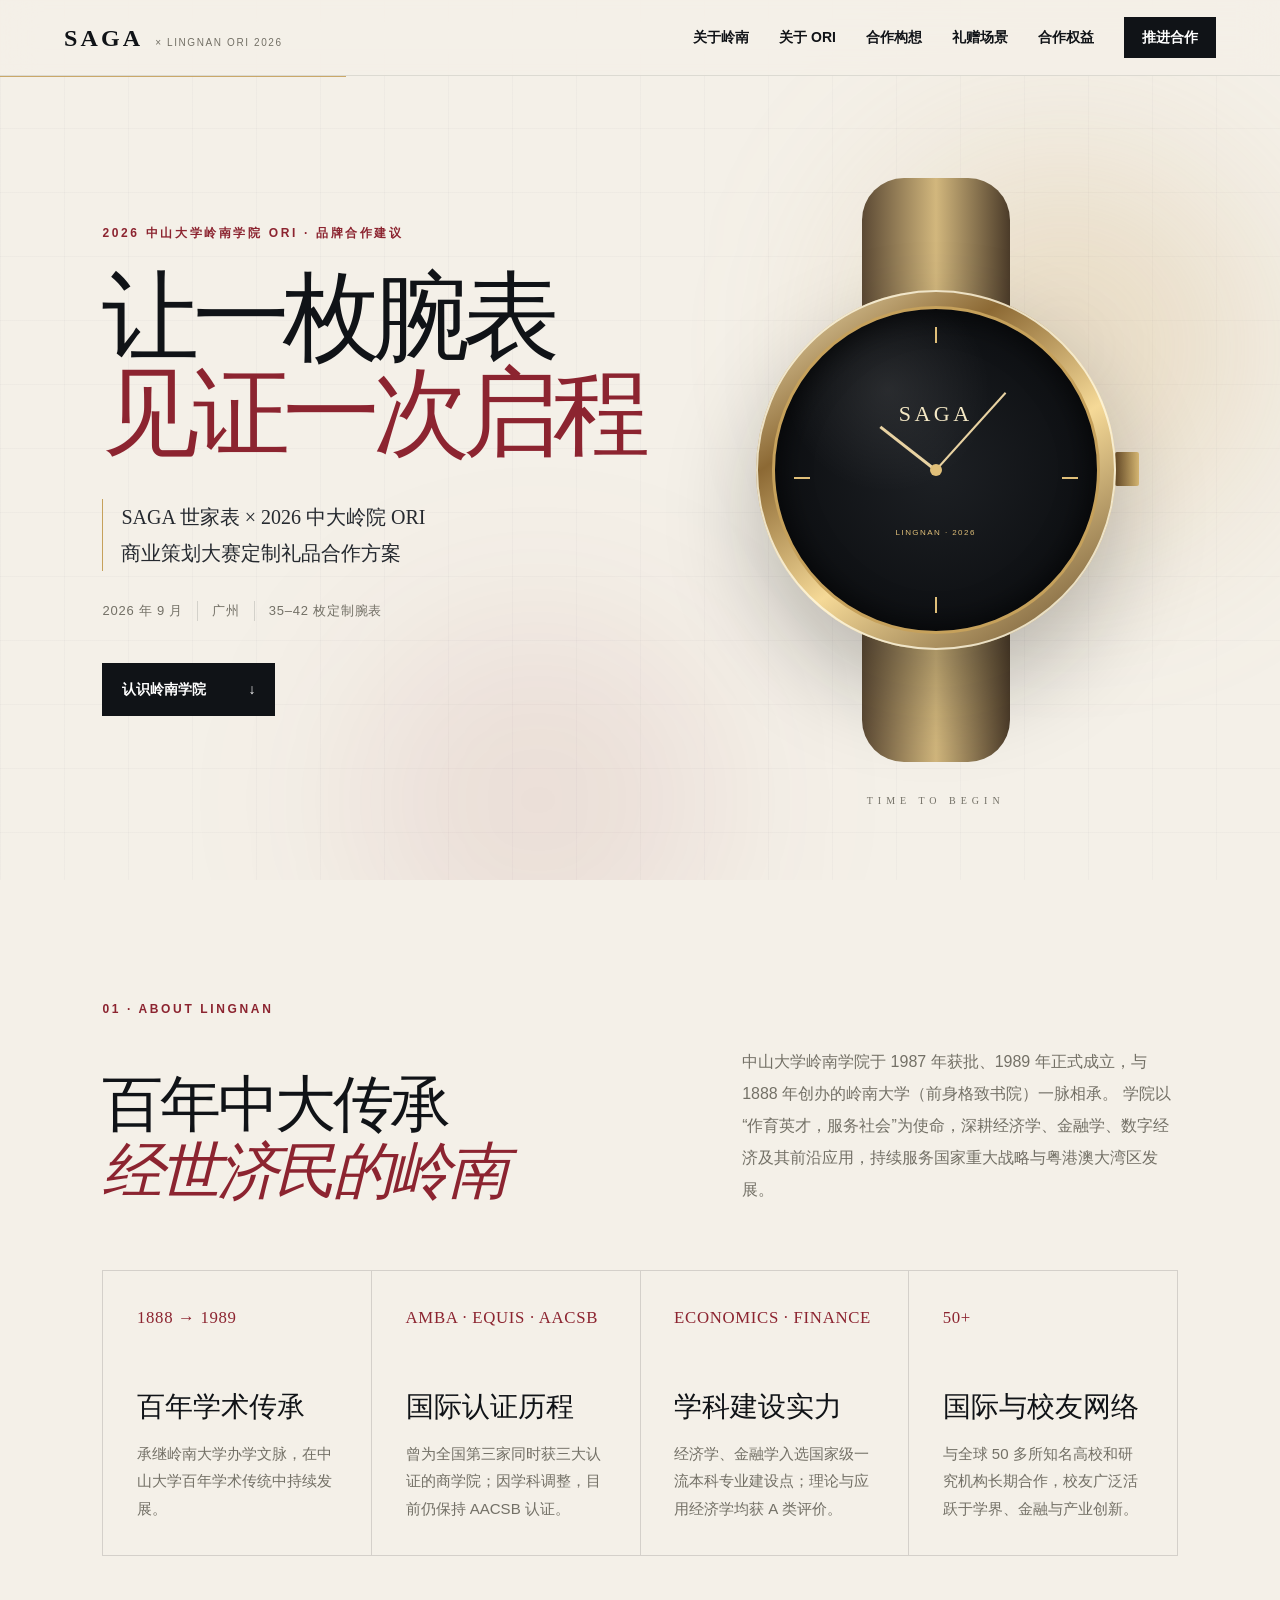
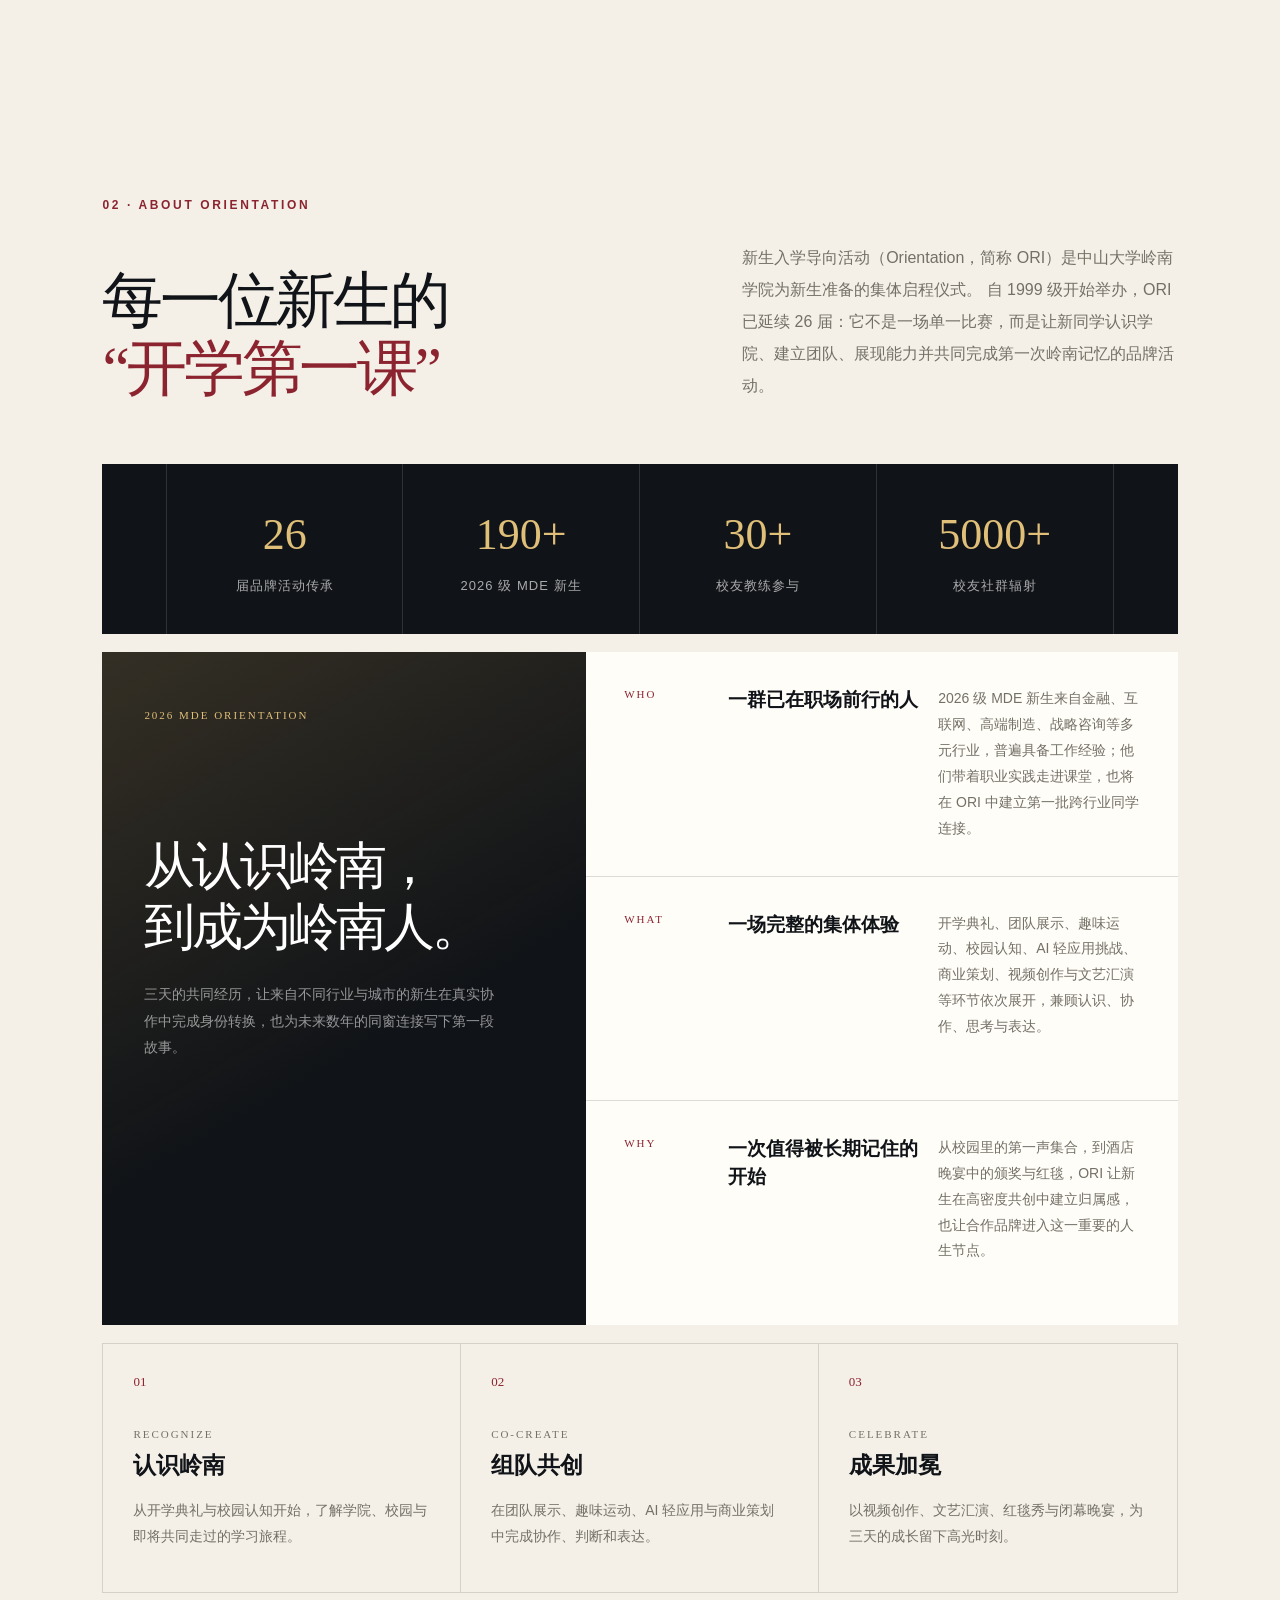
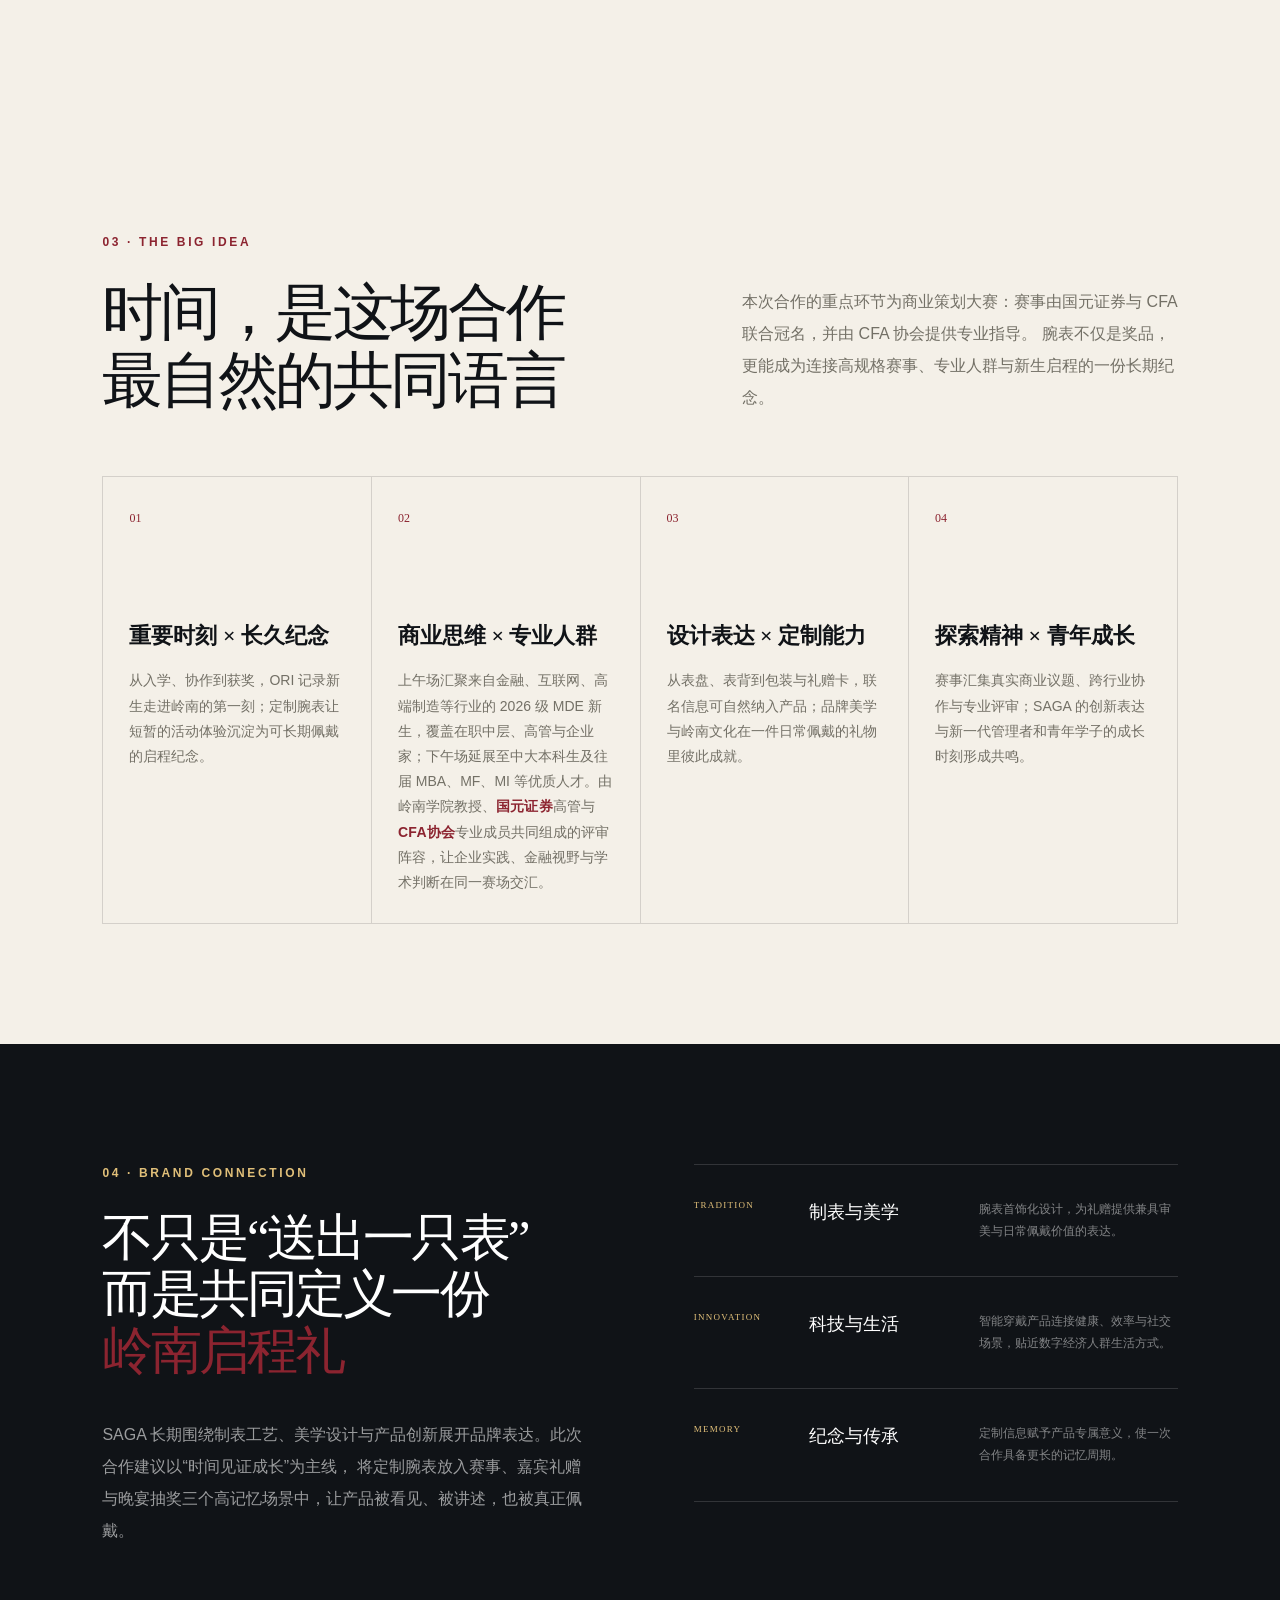
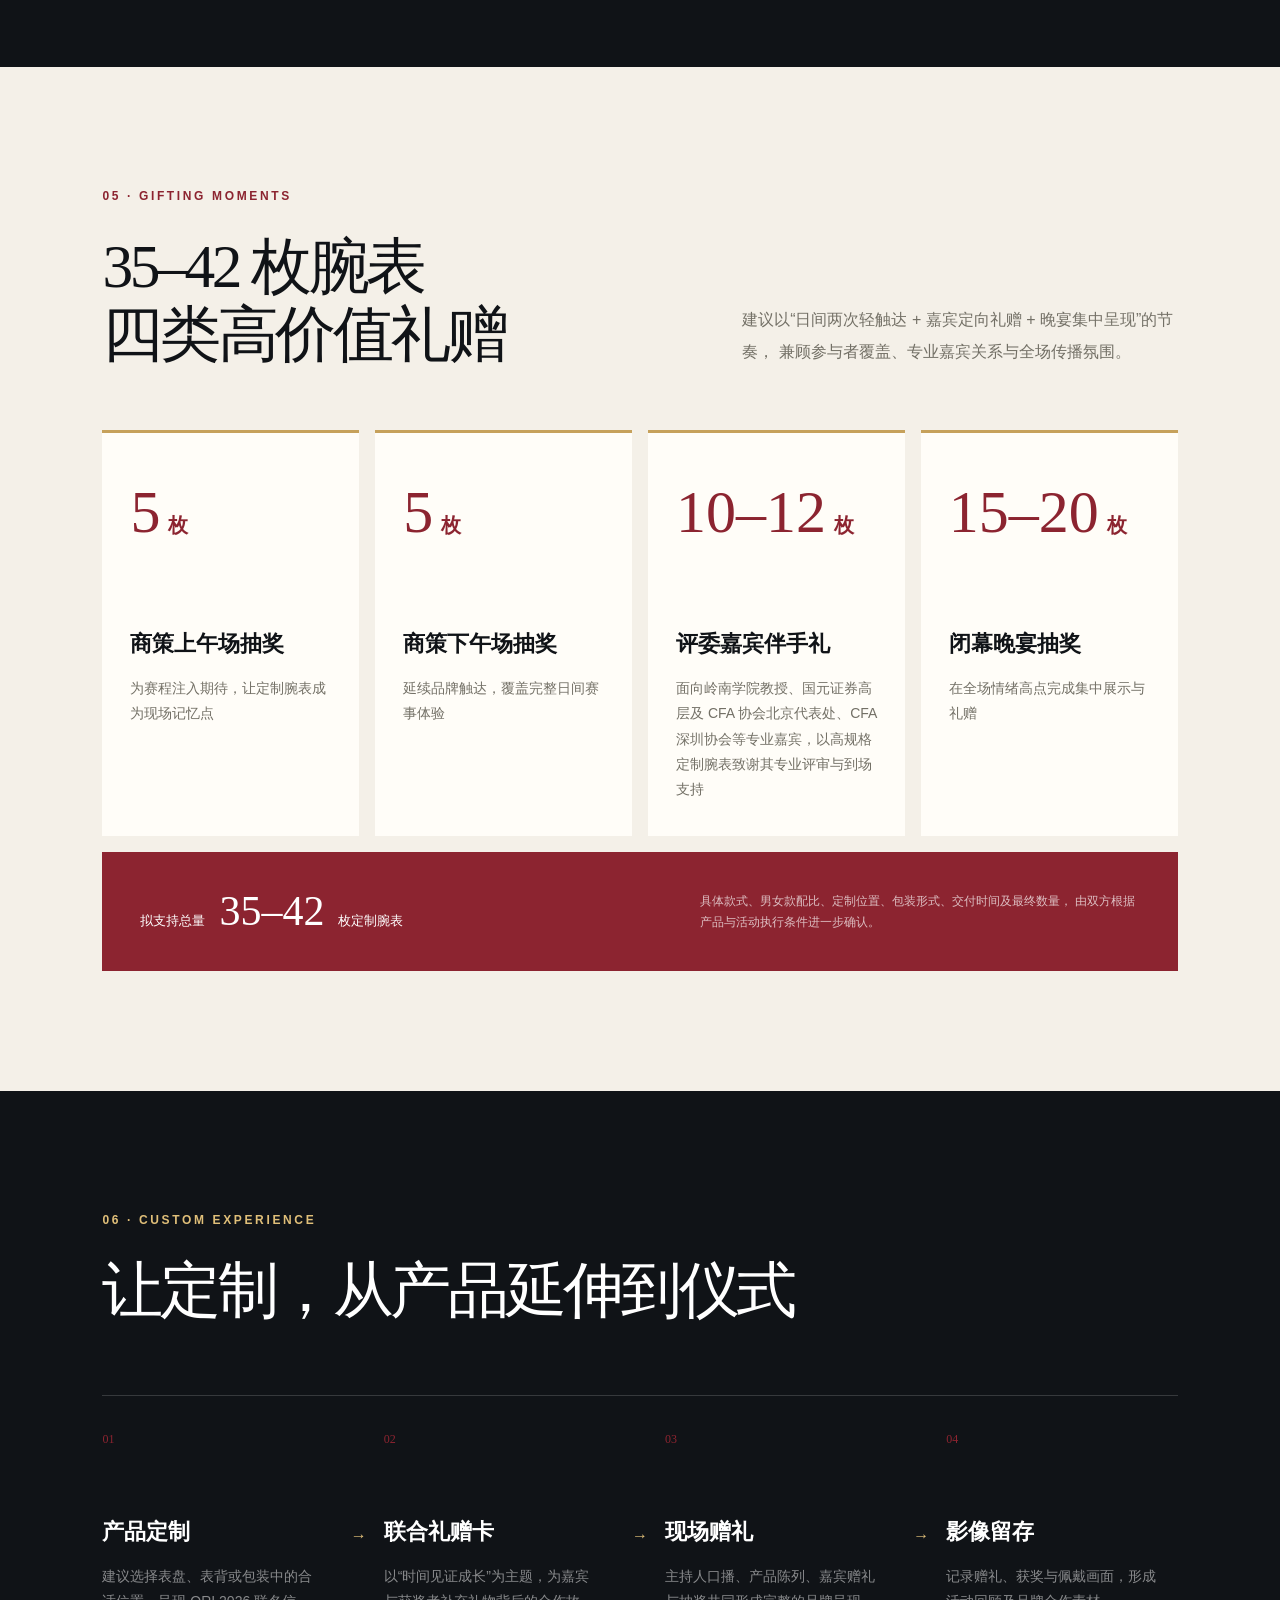
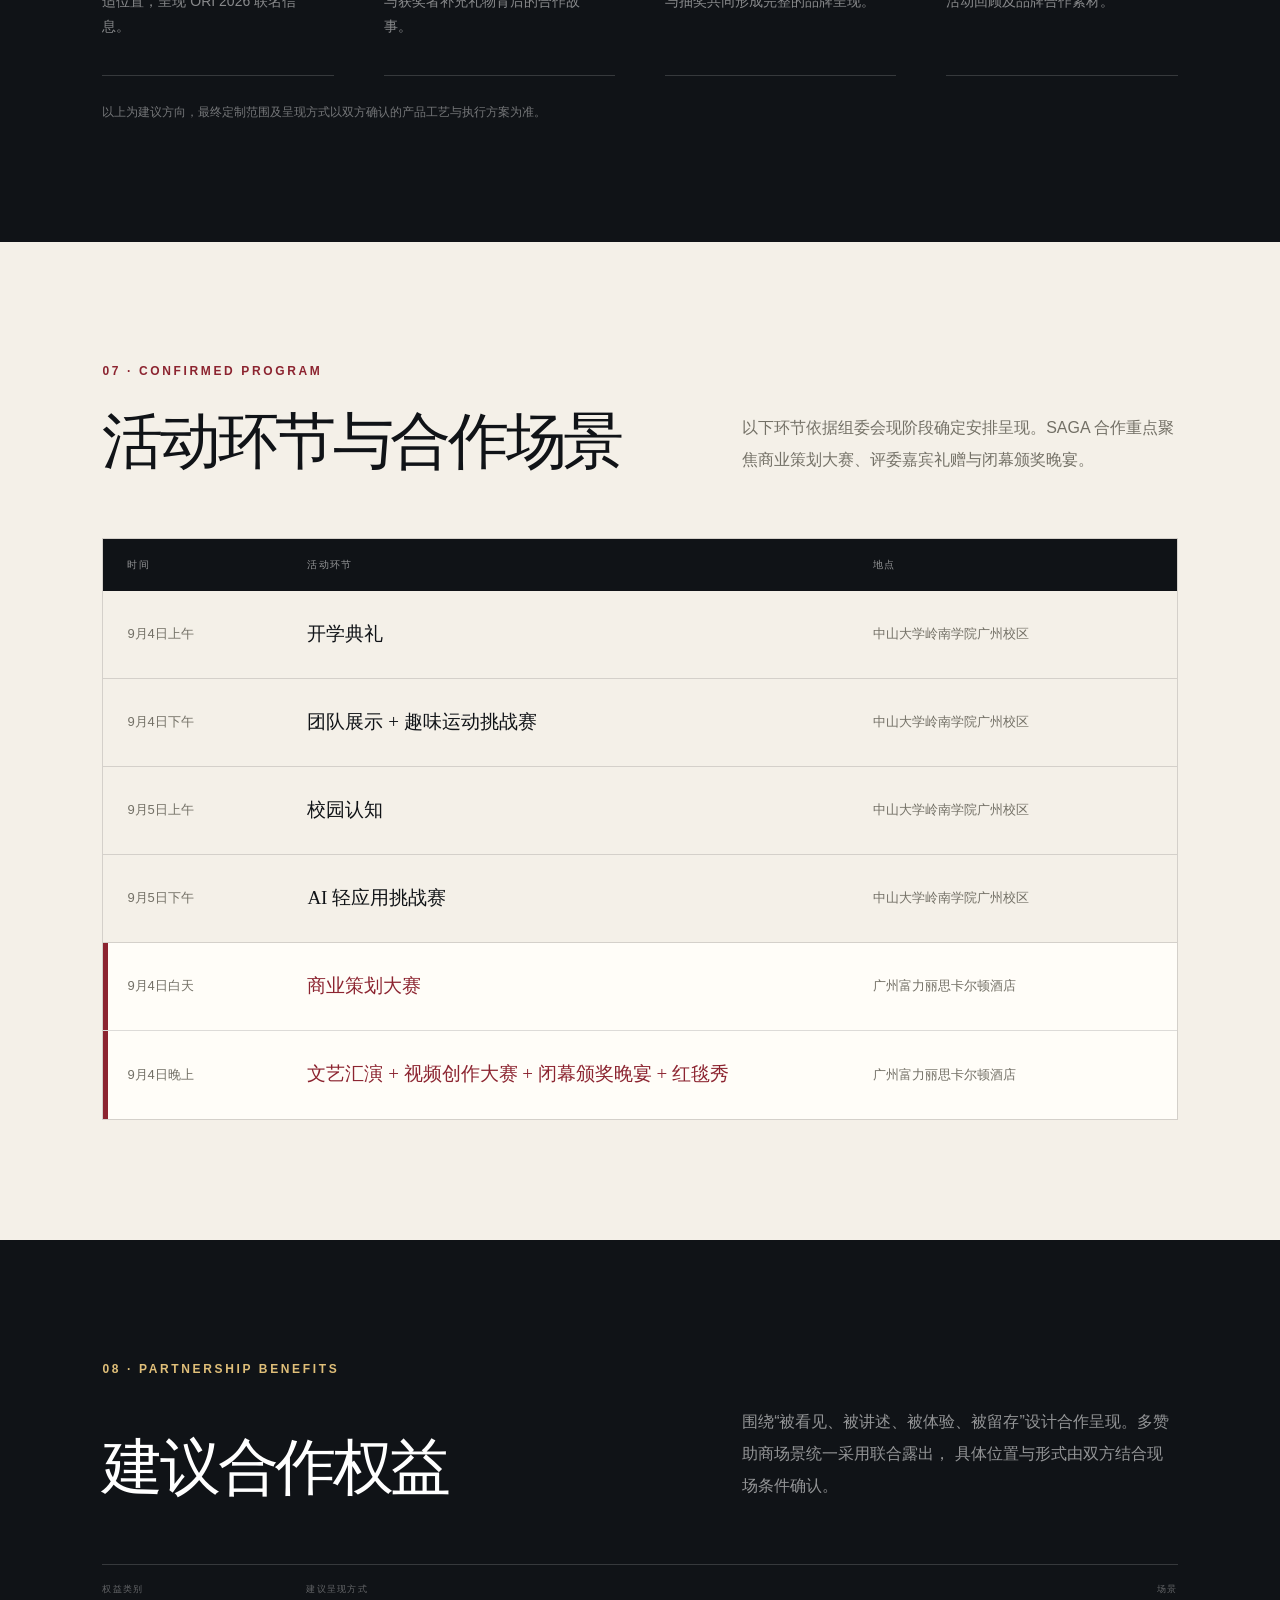
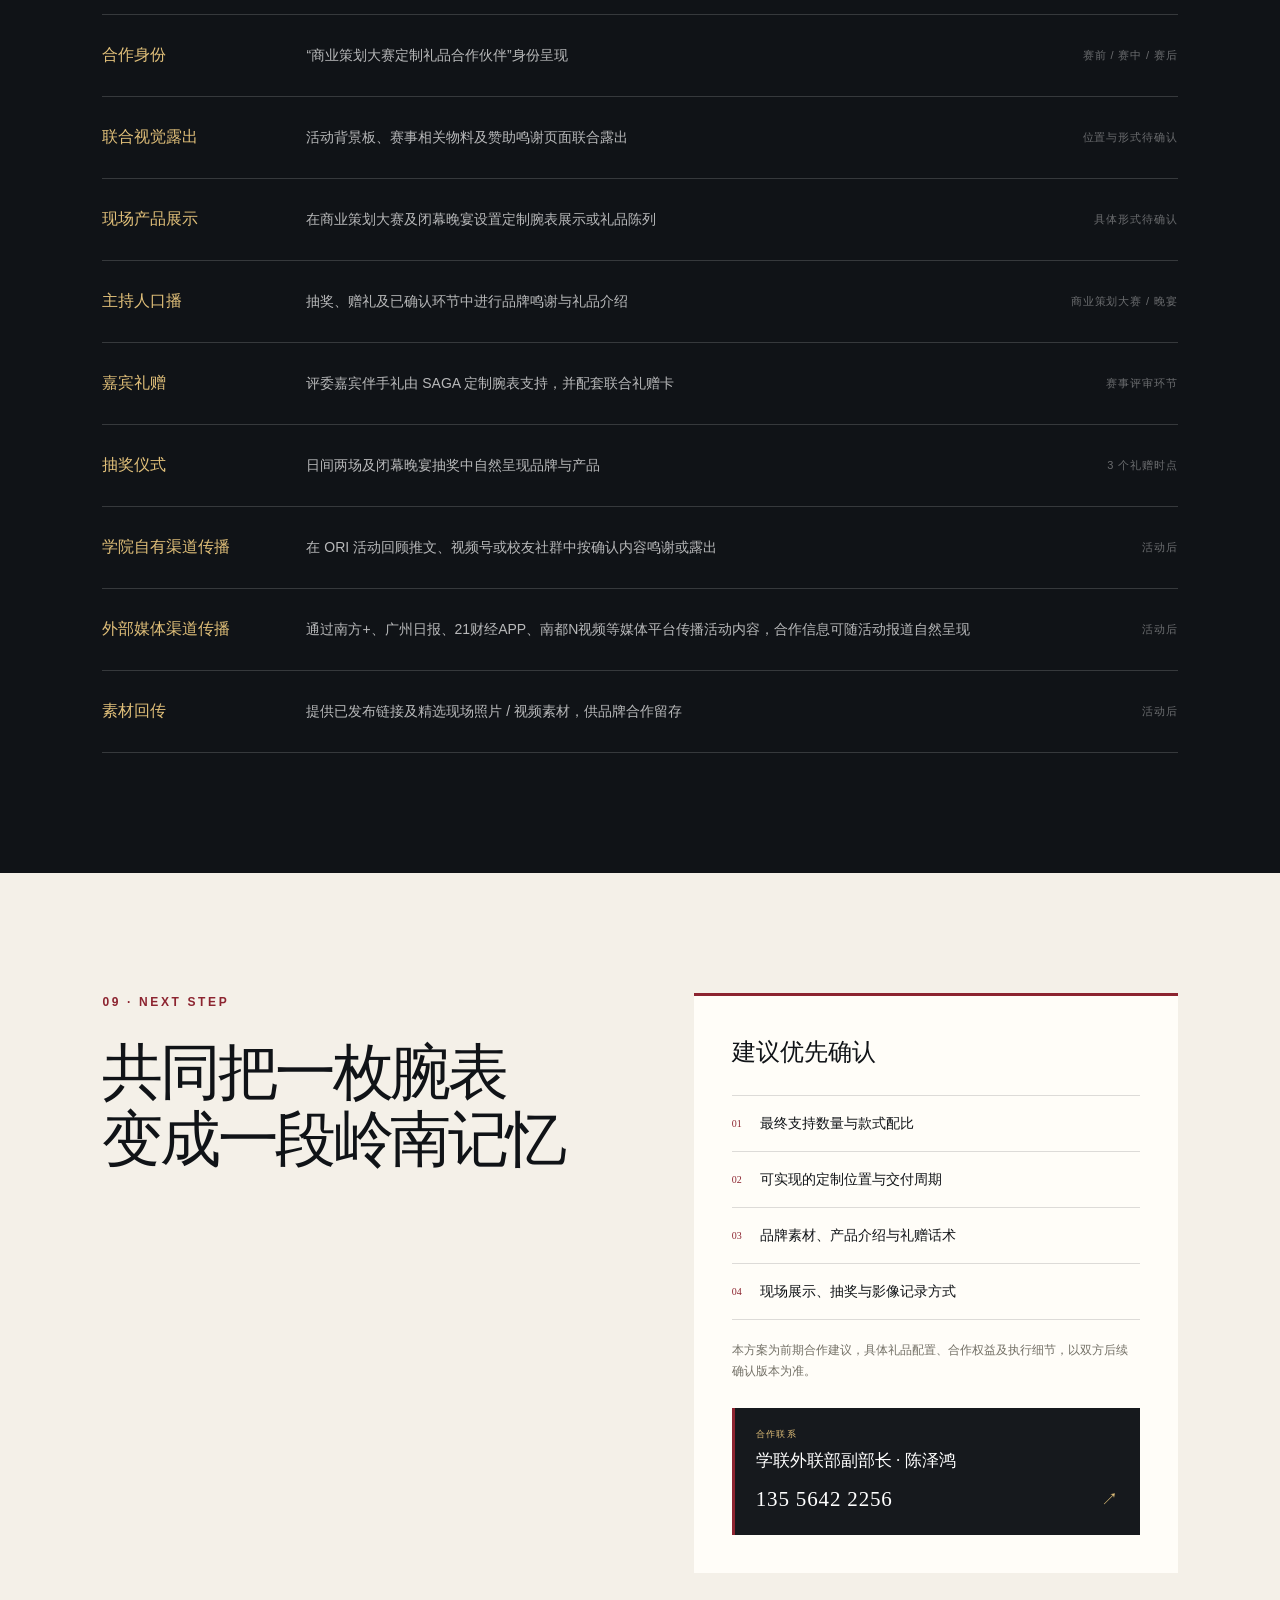
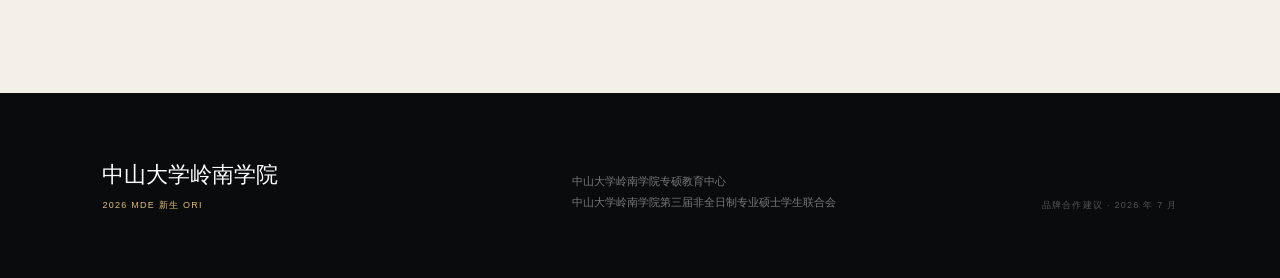
<file: saga-sponsorship/index.html>
<!DOCTYPE html>
<!-- saved from url=(0150).#lingnan -->
<html lang="zh-CN"><head><meta http-equiv="Content-Type" content="text/html; charset=UTF-8"><meta name="viewport" content="width=device-width, initial-scale=1"><link rel="stylesheet" href="assets/index-Dw0ffd_K.css" data-rsc-css-href="assets/index-BGMdV7lt.css" data-precedence="vite-rsc/importer-resources"><title>SAGA 世家表 × 2026 中大岭院 ORI｜定制礼品合作方案</title><meta name="description" content="以时间见证新生启程——SAGA 世家表与中山大学岭南学院 2026 ORI 商业策划大赛定制礼品合作方案。"><meta property="og:title" content="SAGA × LINGNAN ORI 2026｜让时间见证启程"><meta property="og:description" content="中山大学岭南学院 2026 ORI 定制礼品合作方案"><meta property="og:type" content="website"><meta name="twitter:card" content="summary_large_image"><meta name="twitter:title" content="SAGA × LINGNAN ORI 2026｜让时间见证启程"><meta name="twitter:description" content="中山大学岭南学院 2026 ORI 定制礼品合作方案">
</head><body><main><header class="site-nav"><a class="wordmark" href="#top" aria-label="返回顶部"><span>SAGA</span><small>× LINGNAN ORI 2026</small></a><nav aria-label="页面导航"><a href="#lingnan">关于岭南</a><a href="#about">关于 ORI</a><a href="#proposal">合作构想</a><a href="#scenes">礼赠场景</a><a href="#rights">合作权益</a><a class="nav-cta" href="#next">推进合作</a></nav></header><section class="hero" id="top"><div class="hero-glow hero-glow-one"></div><div class="hero-glow hero-glow-two"></div><div class="hero-copy"><p class="eyebrow">2026 中山大学岭南学院 ORI · 品牌合作建议</p><h1>让一枚腕表<br><em>见证一次启程</em></h1><p class="hero-lead">SAGA 世家表 × 2026 中大岭院 ORI<br>商业策划大赛定制礼品合作方案</p><div class="hero-meta"><span>2026 年 9 月</span><span>广州</span><span>35–42 枚定制腕表</span></div><a class="primary-button" href="#lingnan">认识岭南学院 <span aria-hidden="true">↓</span></a></div><div class="timepiece" aria-hidden="true"><div class="crown"></div><div class="watch-case"><div class="watch-face"><span class="watch-brand">SAGA</span><span class="watch-subtitle">LINGNAN · 2026</span><i class="marker marker-12"></i><i class="marker marker-3"></i><i class="marker marker-6"></i><i class="marker marker-9"></i><div class="hand hour"></div><div class="hand minute"></div><div class="hand-pin"></div></div></div><p>TIME TO BEGIN</p></div></section><section class="section school-intro" id="lingnan"><div class="section-kicker">01 · ABOUT LINGNAN</div><div class="section-heading split-heading"><h2>百年中大传承<br><em>经世济民的岭南</em></h2><p>中山大学岭南学院于 1987 年获批、1989 年正式成立，与 1888 年创办的岭南大学（前身格致书院）一脉相承。 学院以“作育英才，服务社会”为使命，深耕经济学、金融学、数字经济及其前沿应用，持续服务国家重大战略与粤港澳大湾区发展。</p></div><div class="school-highlights" aria-label="中山大学岭南学院核心信息"><article><span>1888 → 1989</span><h3>百年学术传承</h3><p>承继岭南大学办学文脉，在中山大学百年学术传统中持续发展。</p></article><article><span>AMBA · EQUIS · AACSB</span><h3>国际认证历程</h3><p>曾为全国第三家同时获三大认证的商学院；因学科调整，目前仍保持 AACSB 认证。</p></article><article><span>ECONOMICS · FINANCE</span><h3>学科建设实力</h3><p>经济学、金融学入选国家级一流本科专业建设点；理论与应用经济学均获 A 类评价。</p></article><article><span>50+</span><h3>国际与校友网络</h3><p>与全球 50 多所知名高校和研究机构长期合作，校友广泛活跃于学界、金融与产业创新。</p></article></div></section><section class="section ori-intro" id="about"><div class="section-kicker">02 · ABOUT ORIENTATION</div><div class="section-heading split-heading"><h2>每一位新生的<br><em>“开学第一课”</em></h2><p>新生入学导向活动（Orientation，简称 ORI）是中山大学岭南学院为新生准备的集体启程仪式。 自 1999 级开始举办，ORI 已延续 26 届：它不是一场单一比赛，而是让新同学认识学院、建立团队、展现能力并共同完成第一次岭南记忆的品牌活动。</p></div><div class="stats-strip" aria-label="ORI 活动核心信息"><div><strong>26</strong><span>届品牌活动传承</span></div><div><strong>190+</strong><span>2026 级 MDE 新生</span></div><div><strong>30+</strong><span>校友教练参与</span></div><div><strong>5000+</strong><span>校友社群辐射</span></div></div><div class="ori-story"><div class="ori-quote"><span>2026 MDE ORIENTATION</span><strong>从认识岭南，<br>到成为岭南人。</strong><p>三天的共同经历，让来自不同行业与城市的新生在真实协作中完成身份转换，也为未来数年的同窗连接写下第一段故事。</p></div><div class="ori-details"><article><span>WHO</span><h3>一群已在职场前行的人</h3><p>2026 级 MDE 新生来自金融、互联网、高端制造、战略咨询等多元行业，普遍具备工作经验；他们带着职业实践走进课堂，也将在 ORI 中建立第一批跨行业同学连接。</p></article><article><span>WHAT</span><h3>一场完整的集体体验</h3><p>开学典礼、团队展示、趣味运动、校园认知、AI 轻应用挑战、商业策划、视频创作与文艺汇演等环节依次展开，兼顾认识、协作、思考与表达。</p></article><article><span>WHY</span><h3>一次值得被长期记住的开始</h3><p>从校园里的第一声集合，到酒店晚宴中的颁奖与红毯，ORI 让新生在高密度共创中建立归属感，也让合作品牌进入这一重要的人生节点。</p></article></div></div><div class="ori-journey" aria-label="ORI 三段体验"><article><span>01</span><small>RECOGNIZE</small><h3>认识岭南</h3><p>从开学典礼与校园认知开始，了解学院、校园与即将共同走过的学习旅程。</p></article><article><span>02</span><small>CO-CREATE</small><h3>组队共创</h3><p>在团队展示、趣味运动、AI 轻应用与商业策划中完成协作、判断和表达。</p></article><article><span>03</span><small>CELEBRATE</small><h3>成果加冕</h3><p>以视频创作、文艺汇演、红毯秀与闭幕晚宴，为三天的成长留下高光时刻。</p></article></div></section><section class="section about" id="proposal"><div class="section-kicker">03 · THE BIG IDEA</div><div class="section-heading split-heading"><h2>时间，是这场合作<br>最自然的共同语言</h2><p>本次合作的重点环节为商业策划大赛：赛事由国元证券与 CFA 联合冠名，并由 CFA 协会提供专业指导。 腕表不仅是奖品，更能成为连接高规格赛事、专业人群与新生启程的一份长期纪念。</p></div><div class="fit-grid"><article><span>01</span><h3>重要时刻 × 长久纪念</h3><p>从入学、协作到获奖，ORI 记录新生走进岭南的第一刻；定制腕表让短暂的活动体验沉淀为可长期佩戴的启程纪念。</p></article><article><span>02</span><h3>商业思维 × 专业人群</h3><p>上午场汇聚来自金融、互联网、高端制造等行业的 2026 级 MDE 新生，覆盖在职中层、高管与企业家；下午场延展至中大本科生及往届 MBA、MF、MI 等优质人才。由岭南学院教授、<strong class="partner-name">国元证券</strong>高管与 <strong class="partner-name">CFA协会</strong>专业成员共同组成的评审阵容，让企业实践、金融视野与学术判断在同一赛场交汇。</p></article><article><span>03</span><h3>设计表达 × 定制能力</h3><p>从表盘、表背到包装与礼赠卡，联名信息可自然纳入产品；品牌美学与岭南文化在一件日常佩戴的礼物里彼此成就。</p></article><article><span>04</span><h3>探索精神 × 青年成长</h3><p>赛事汇集真实商业议题、跨行业协作与专业评审；SAGA 的创新表达与新一代管理者和青年学子的成长时刻形成共鸣。</p></article></div></section><section class="section brand-story"><div class="brand-story-copy"><div class="section-kicker light">04 · BRAND CONNECTION</div><h2><span>不只是“送出一只表”</span><span>而是共同定义一份</span><em>岭南启程礼</em></h2><p>SAGA 长期围绕制表工艺、美学设计与产品创新展开品牌表达。此次合作建议以“时间见证成长”为主线， 将定制腕表放入赛事、嘉宾礼赠与晚宴抽奖三个高记忆场景中，让产品被看见、被讲述，也被真正佩戴。</p></div><div class="story-cards"><div><small>TRADITION</small><strong>制表与美学</strong><p>腕表首饰化设计，为礼赠提供兼具审美与日常佩戴价值的表达。</p></div><div><small>INNOVATION</small><strong>科技与生活</strong><p>智能穿戴产品连接健康、效率与社交场景，贴近数字经济人群生活方式。</p></div><div><small>MEMORY</small><strong>纪念与传承</strong><p>定制信息赋予产品专属意义，使一次合作具备更长的记忆周期。</p></div></div></section><section class="section" id="scenes"><div class="section-kicker">05 · GIFTING MOMENTS</div><div class="section-heading split-heading"><h2>35–42 枚腕表<br>四类高价值礼赠</h2><p>建议以“日间两次轻触达 + 嘉宾定向礼赠 + 晚宴集中呈现”的节奏， 兼顾参与者覆盖、专业嘉宾关系与全场传播氛围。</p></div><div class="gift-grid"><article><div class="gift-amount"><strong>5</strong><small>枚</small></div><h3>商策上午场抽奖</h3><p>为赛程注入期待，让定制腕表成为现场记忆点</p></article><article><div class="gift-amount"><strong>5</strong><small>枚</small></div><h3>商策下午场抽奖</h3><p>延续品牌触达，覆盖完整日间赛事体验</p></article><article><div class="gift-amount"><strong>10–12</strong><small>枚</small></div><h3>评委嘉宾伴手礼</h3><p>面向岭南学院教授、国元证券高层及 CFA 协会北京代表处、CFA 深圳协会等专业嘉宾，以高规格定制腕表致谢其专业评审与到场支持</p></article><article><div class="gift-amount"><strong>15–20</strong><small>枚</small></div><h3>闭幕晚宴抽奖</h3><p>在全场情绪高点完成集中展示与礼赠</p></article></div><div class="total-bar"><div><span>拟支持总量</span><strong>35–42</strong><span>枚定制腕表</span></div><p>具体款式、男女款配比、定制位置、包装形式、交付时间及最终数量， 由双方根据产品与活动执行条件进一步确认。</p></div></section><section class="section customization"><div class="section-kicker light">06 · CUSTOM EXPERIENCE</div><h2>让定制，从产品延伸到仪式</h2><div class="custom-flow"><div><span>01</span><h3>产品定制</h3><p>建议选择表盘、表背或包装中的合适位置，呈现 ORI 2026 联名信息。</p></div><i aria-hidden="true">→</i><div><span>02</span><h3>联合礼赠卡</h3><p>以“时间见证成长”为主题，为嘉宾与获奖者补充礼物背后的合作故事。</p></div><i aria-hidden="true">→</i><div><span>03</span><h3>现场赠礼</h3><p>主持人口播、产品陈列、嘉宾赠礼与抽奖共同形成完整的品牌呈现。</p></div><i aria-hidden="true">→</i><div><span>04</span><h3>影像留存</h3><p>记录赠礼、获奖与佩戴画面，形成活动回顾及品牌合作素材。</p></div></div><p class="boundary-note">以上为建议方向，最终定制范围及呈现方式以双方确认的产品工艺与执行方案为准。</p></section><section class="section schedule-section"><div class="section-kicker">07 · CONFIRMED PROGRAM</div><div class="section-heading split-heading"><h2>活动环节与合作场景</h2><p>以下环节依据组委会现阶段确定安排呈现。SAGA 合作重点聚焦商业策划大赛、评委嘉宾礼赠与闭幕颁奖晚宴。</p></div><div class="schedule-table" role="table" aria-label="2026 ORI 活动安排"><div class="schedule-row schedule-head" role="row"><span role="columnheader">时间</span><span role="columnheader">活动环节</span><span role="columnheader">地点</span></div><div class="schedule-row" role="row"><span role="cell">9月4日上午</span><strong role="cell">开学典礼</strong><span role="cell">中山大学岭南学院广州校区</span></div><div class="schedule-row" role="row"><span role="cell">9月4日下午</span><strong role="cell">团队展示 + 趣味运动挑战赛</strong><span role="cell">中山大学岭南学院广州校区</span></div><div class="schedule-row" role="row"><span role="cell">9月5日上午</span><strong role="cell">校园认知</strong><span role="cell">中山大学岭南学院广州校区</span></div><div class="schedule-row" role="row"><span role="cell">9月5日下午</span><strong role="cell">AI 轻应用挑战赛</strong><span role="cell">中山大学岭南学院广州校区</span></div><div class="schedule-row featured" role="row"><span role="cell">9月4日白天</span><strong role="cell">商业策划大赛</strong><span role="cell">广州富力丽思卡尔顿酒店</span></div><div class="schedule-row featured" role="row"><span role="cell">9月4日晚上</span><strong role="cell">文艺汇演 + 视频创作大赛 + 闭幕颁奖晚宴 + 红毯秀</strong><span role="cell">广州富力丽思卡尔顿酒店</span></div></div></section><section class="section rights-section" id="rights"><div class="section-kicker light">08 · PARTNERSHIP BENEFITS</div><div class="section-heading split-heading light-heading"><h2>建议合作权益</h2><p>围绕“被看见、被讲述、被体验、被留存”设计合作呈现。多赞助商场景统一采用联合露出， 具体位置与形式由双方结合现场条件确认。</p></div><div class="rights-table" role="table" aria-label="SAGA 建议合作权益"><div class="rights-row rights-head" role="row"><span role="columnheader">权益类别</span><span role="columnheader">建议呈现方式</span><span role="columnheader">场景</span></div><div class="rights-row" role="row"><strong role="cell">合作身份</strong><span role="cell">“商业策划大赛定制礼品合作伙伴”身份呈现</span><small role="cell">赛前 / 赛中 / 赛后</small></div><div class="rights-row" role="row"><strong role="cell">联合视觉露出</strong><span role="cell">活动背景板、赛事相关物料及赞助鸣谢页面联合露出</span><small role="cell">位置与形式待确认</small></div><div class="rights-row" role="row"><strong role="cell">现场产品展示</strong><span role="cell">在商业策划大赛及闭幕晚宴设置定制腕表展示或礼品陈列</span><small role="cell">具体形式待确认</small></div><div class="rights-row" role="row"><strong role="cell">主持人口播</strong><span role="cell">抽奖、赠礼及已确认环节中进行品牌鸣谢与礼品介绍</span><small role="cell">商业策划大赛 / 晚宴</small></div><div class="rights-row" role="row"><strong role="cell">嘉宾礼赠</strong><span role="cell">评委嘉宾伴手礼由 SAGA 定制腕表支持，并配套联合礼赠卡</span><small role="cell">赛事评审环节</small></div><div class="rights-row" role="row"><strong role="cell">抽奖仪式</strong><span role="cell">日间两场及闭幕晚宴抽奖中自然呈现品牌与产品</span><small role="cell">3 个礼赠时点</small></div><div class="rights-row" role="row"><strong role="cell">学院自有渠道传播</strong><span role="cell">在 ORI 活动回顾推文、视频号或校友社群中按确认内容鸣谢或露出</span><small role="cell">活动后</small></div><div class="rights-row" role="row"><strong role="cell">外部媒体渠道传播</strong><span role="cell">通过南方+、广州日报、21财经APP、南都N视频等媒体平台传播活动内容，合作信息可随活动报道自然呈现</span><small role="cell">活动后</small></div><div class="rights-row" role="row"><strong role="cell">素材回传</strong><span role="cell">提供已发布链接及精选现场照片 / 视频素材，供品牌合作留存</span><small role="cell">活动后</small></div></div></section><section class="section next-step" id="next"><div><div class="section-kicker">09 · NEXT STEP</div><h2>共同把一枚腕表<br>变成一段岭南记忆</h2></div><div class="next-card"><h3>建议优先确认</h3><ol><li><span>01</span>最终支持数量与款式配比</li><li><span>02</span>可实现的定制位置与交付周期</li><li><span>03</span>品牌素材、产品介绍与礼赠话术</li><li><span>04</span>现场展示、抽奖与影像记录方式</li></ol><p>本方案为前期合作建议，具体礼品配置、合作权益及执行细节，以双方后续确认版本为准。</p><div class="contact-card" aria-label="合作联系信息"><span>合作联系</span><strong>学联外联部副部长 · 陈泽鸿</strong><a href="tel:13556422256" aria-label="拨打陈泽鸿电话 13556422256">135 5642 2256<i aria-hidden="true">↗</i></a></div></div></section><footer><div><strong>中山大学岭南学院</strong><span>2026 MDE 新生 ORI</span></div><p>中山大学岭南学院专硕教育中心<br>中山大学岭南学院第三届非全日制专业硕士学生联合会</p><small>品牌合作建议 · 2026 年 7 月</small></footer></main></body></html>
</file>
<file: boc-sponsorship/lingnan-refined.css>
:root{--blue:#1a5fa8;--navy:#0d315d;--gold:#c69a52;--mist:#f0f6ff}
body{background:linear-gradient(180deg,#f6faff 0%,#fffdf8 44%,#f8fbff 100%)}
nav{background:rgba(255,255,255,.88);backdrop-filter:blur(10px);border-bottom:1px solid #dce7f3}
.brand{color:var(--navy)}.brand span{color:var(--blue)}
.hero{background:linear-gradient(135deg,#eef6ff 0%,#fcfdff 51%,#fff9ef 100%);color:var(--navy);height:650px}
.grid{background-image:radial-gradient(circle at 8% 16%,rgba(26,95,168,.12),transparent 19%),radial-gradient(circle at 92% 78%,rgba(199,0,25,.1),transparent 20%)}
.orb{right:-80px;top:-125px;width:590px;height:590px;background:radial-gradient(circle,rgba(26,95,168,.16),rgba(198,154,82,.1) 42%,transparent 69%)}
.eyebrow{color:var(--blue)}.tag{border-color:#9cbce0;color:var(--blue);background:#ffffff99;border-radius:20px}
.lingnan-mark{color:#a84a3d}.lingnan-mark span{color:var(--gold)}
.hero h1,.intro h2,.audience h2,.value h2,.proposal h2,.timeline h2,.tuition h2,.closing h2{font-family:"STKaiti","KaiTi","Songti SC",serif;letter-spacing:2px}
.hero h1{color:var(--navy)}.hero em,h2 span{color:#a8202a}.hero-copy>p:not(.eyebrow){color:#476178}
.button{background:linear-gradient(135deg,var(--navy),var(--blue));border-radius:3px;letter-spacing:1px}.button:hover{background:linear-gradient(135deg,var(--blue),#2a75c0)}
.year{color:rgba(26,95,168,.12)}.year small{color:var(--blue)}
.stats{grid-template-columns:repeat(4,1fr);border-top-color:#cfdeec}.stats div{border-left-color:var(--blue)}.stats b{color:var(--navy)}
.intro{background:transparent}.tuition{background:linear-gradient(135deg,#eef6ff 0%,#fffaf1 100%)}.tuition-number{background:linear-gradient(135deg,var(--navy),var(--blue));border-radius:14px;box-shadow:0 16px 38px rgba(26,95,168,.18)}
.loan-points>div,.cards article{border:1px solid #dce7f3;border-top:3px solid var(--blue);border-radius:12px;box-shadow:0 5px 18px rgba(26,55,95,.06)}
.audience{background:transparent}.cards article:hover{border-color:var(--gold)}.value{background:linear-gradient(135deg,var(--navy),var(--blue));position:relative}.value .cards{background:transparent;gap:17px}.value .cards article{background:rgba(255,255,255,.1);border-color:rgba(255,255,255,.24);box-shadow:none}.value .cards p{color:#e3edf8}.value h2 span{color:#ffdf9e}
.proposal{background:rgba(255,255,255,.82)}.offer{border-color:#d5e2ef;border-radius:14px;overflow:hidden;box-shadow:0 7px 22px rgba(13,49,93,.07)}.redtag{color:var(--blue);border-color:var(--blue)}.rights h3::first-letter{color:var(--blue)}.steps>div:before{background:var(--blue)}.steps b{color:var(--blue)}
.closing{background:linear-gradient(135deg,#edf6ff,#fff8ed);border-top-color:#d3e2f0}.closing h2 span{color:#a8202a}.closing .light{color:var(--blue)}.seal{border-color:#9db9d7;color:var(--navy)}.seal i{color:var(--gold)}footer{background:#f0f6ff;color:#52687e}
@media(max-width:760px){.stats{grid-template-columns:1fr 1fr}.hero{height:610px}}
</file>
<file: cfa-beijing/taste-redesign.css>
:root{--orange:#1976a8;--orange-deep:#064b77;--orange-pale:#e8f4fb;--sysu:#2e638a;--navy:#003057;--gold:#74a9c7;--bg:#f7fafc;--card:#fff;--border:#d9e5ec;--text:#1a2a3a;--light:#5f7d9c;--muted:#8a9bb0;--radius:12px}
*{box-sizing:border-box}html{scroll-behavior:smooth}html body{margin:0!important;background:var(--bg)!important;background-image:none!important;color:var(--text)!important;font:15px/1.7 "PingFang SC","Microsoft YaHei","Hiragino Sans GB",serif!important;-webkit-font-smoothing:antialiased}html body .doc{max-width:none!important;margin:0!important;border:0!important;border-radius:0!important;background:var(--bg)!important;box-shadow:none!important;overflow:visible!important}
html body .hero{position:relative!important;isolation:isolate;min-height:100dvh!important;padding:100px 24px 60px!important;display:flex!important;flex-direction:column!important;align-items:center!important;justify-content:center!important;text-align:center!important;overflow:hidden!important;color:var(--text)!important;background:radial-gradient(ellipse 70% 55% at 100% 0%,rgba(25,118,168,.16),transparent 60%),radial-gradient(ellipse 75% 60% at 0% 100%,rgba(0,48,87,.09),transparent 60%),linear-gradient(180deg,#f3f9fd 0%,#fafcfd 50%,#f6fafc 100%)!important;border-bottom:0!important}html body .hero:before{content:""!important;position:absolute!important;inset:78px 0 auto!important;height:2px!important;background:linear-gradient(90deg,transparent,var(--orange),var(--sysu),var(--gold),transparent)!important;opacity:.5!important}html body .hero:after{content:"博学　审问　慎思　明辨　笃行"!important;display:block!important;position:absolute!important;right:auto!important;top:auto!important;bottom:5%!important;left:50%!important;z-index:0!important;transform:translateX(-50%)!important;color:rgba(6,75,119,.1)!important;font:13px/1 "STKaiti","KaiTi",serif!important;letter-spacing:8px!important;white-space:nowrap!important}.hero>*{position:relative;z-index:1}html body .kicker{display:inline-block!important;margin:0 0 24px!important;padding:5px 16px!important;border:1px solid var(--orange)!important;border-radius:20px!important;color:var(--orange-deep)!important;background:rgba(255,255,255,.72)!important;font-size:12px!important;font-weight:700!important;letter-spacing:2px!important}html body .kicker:before{display:none!important}html body .hero h1{max-width:850px!important;margin:0 0 14px!important;color:var(--orange-deep)!important;background:linear-gradient(90deg,var(--navy),var(--orange-deep) 42%,var(--orange) 76%,var(--gold))!important;background-clip:text!important;-webkit-background-clip:text!important;-webkit-text-fill-color:transparent!important;font:700 clamp(43px,6vw,68px)/1.15 "STKaiti","KaiTi",serif!important;letter-spacing:5px!important}html body .hero h2{max-width:780px!important;margin:10px 0 24px!important;color:var(--navy)!important;font-size:clamp(17px,2.1vw,24px)!important;font-weight:700!important;line-height:1.55!important;letter-spacing:2px!important}html body .meta{display:flex!important;flex-wrap:wrap!important;justify-content:center!important;gap:14px!important;max-width:850px!important;margin:12px 0 0!important;border:0!important}html body .meta span{min-width:150px!important;padding:12px 18px!important;border:1px solid var(--border)!important;border-left:3px solid var(--orange)!important;border-radius:10px!important;background:rgba(255,255,255,.82)!important;color:var(--navy)!important;font-size:13px!important;font-weight:700!important;text-align:left!important;box-shadow:0 5px 16px rgba(0,48,87,.05)!important}
html body .content{max-width:1080px!important;margin:0 auto!important;padding:56px 24px 72px!important;background:transparent!important}html body .notice{width:max-content!important;max-width:100%!important;margin:0 auto 24px!important;padding:8px 16px!important;border:1px solid #e7c58f!important;border-radius:20px!important;background:var(--orange-pale)!important;color:#75511c!important;font-size:12px!important;text-align:center!important}html body .intro{margin:0 0 30px!important;padding:18px 22px!important;border:1px solid var(--border)!important;border-left:4px solid var(--gold)!important;border-radius:8px!important;background:linear-gradient(135deg,#fff8f3,#faf3e8)!important;color:var(--text)!important;font-size:15px!important;line-height:1.85!important}html body .intro strong{color:var(--orange-deep)!important}
html body .chapter-nav{position:sticky!important;top:12px!important;z-index:5!important;display:flex!important;gap:4px!important;margin:0 0 36px!important;padding:8px!important;overflow:auto!important;border:1px solid var(--border)!important;border-radius:12px!important;background:rgba(255,255,255,.95)!important;box-shadow:0 3px 16px rgba(0,0,0,.05)!important;backdrop-filter:blur(10px)!important}html body .chapter-nav a{flex:1!important;min-width:110px!important;padding:9px 10px!important;border-radius:8px!important;color:var(--text)!important;background:transparent!important;font-size:12px!important;font-weight:600!important;text-align:center!important;text-decoration:none!important;white-space:nowrap!important;transition:color .2s,background .2s!important}html body .chapter-nav a:hover,html body .chapter-nav a:focus-visible{outline:none!important;background:var(--orange-pale)!important;color:var(--orange-deep)!important}
html body .section{margin:0!important;padding:64px 0!important;border:0!important;border-radius:0!important;background:transparent!important;box-shadow:none!important}html body .section:after{display:none!important}html body .section h2{display:block!important;max-width:none!important;margin:0 0 28px!important;padding:7px 0 7px 18px!important;border:0!important;border-left:5px solid var(--orange)!important;color:var(--navy)!important;font:800 clamp(25px,3.5vw,34px)/1.25 "STKaiti","KaiTi",serif!important;letter-spacing:2px!important}html body .section h2:before{display:none!important}html body .section>p{max-width:900px!important;margin-bottom:26px!important;color:var(--text)!important;font-size:15px!important;line-height:1.85!important}
html body .tracks{display:grid!important;grid-template-columns:1fr 1fr!important;gap:18px!important}html body .track{position:relative!important;padding:24px!important;border:1px solid var(--border)!important;border-radius:var(--radius)!important;background:#fff!important;box-shadow:0 5px 20px rgba(0,0,0,.035)!important;transition:transform .25s,box-shadow .25s!important}html body .track:hover{transform:translateY(-3px)!important;box-shadow:0 12px 30px rgba(200,98,58,.09)!important}html body .track:before{content:"";position:absolute;inset:0 0 auto;height:3px;border-radius:12px 12px 0 0;background:linear-gradient(90deg,var(--orange),var(--gold))}html body .track.b{margin:0!important;background:#fff!important;border-color:var(--border)!important}html body .tag{display:inline-block!important;margin:0 0 12px!important;padding:4px 11px!important;border:0!important;border-radius:15px!important;background:var(--orange-pale)!important;color:var(--orange-deep)!important;font-size:11px!important;font-weight:700!important}html body .track.b .tag{background:#f0e8e8!important;color:#7a4a4a!important}html body .track h3{margin:6px 0 10px!important;color:var(--navy)!important;font-size:19px!important}html body .topics{display:grid!important;grid-template-columns:1fr 1fr!important;gap:8px!important;margin:14px 0!important}html body .topic{padding:9px 11px!important;border:1px solid var(--border)!important;border-radius:8px!important;background:#fffaf5!important;color:var(--text)!important;font-size:12.5px!important}html body .theme{margin-top:16px!important;padding:18px 22px!important;border:1px solid var(--border)!important;border-left:4px solid var(--orange)!important;border-radius:10px!important;background:linear-gradient(135deg,#fff,#fff8f3)!important;color:var(--text)!important}.theme strong{color:var(--orange-deep)!important}
html body .ask{position:relative!important;padding:30px!important;border:1px solid var(--border)!important;border-left:5px solid var(--orange)!important;border-radius:14px!important;background:linear-gradient(135deg,#fff,#fff8f3)!important;color:var(--text)!important;box-shadow:0 8px 28px rgba(200,98,58,.07)!important}html body .ask:after{display:none!important}html body .ask h3{margin:0 0 12px!important;color:var(--navy)!important;font-size:19px!important}html body .amount{margin:3px 0 10px!important;color:var(--orange-deep)!important;font:700 clamp(40px,6vw,62px)/1.2 "STKaiti","KaiTi",serif!important}html body .metrics,html body .ask-grid{display:grid!important;grid-template-columns:repeat(3,1fr)!important;gap:14px!important;margin-top:18px!important;background:transparent!important}html body .ask-grid{grid-template-columns:.7fr 1.3fr!important}html body .metric,html body .ask-item{padding:18px!important;border:1px solid var(--border)!important;border-radius:10px!important;background:#fff!important;color:var(--text)!important}html body .metric b{display:block!important;margin-bottom:4px!important;color:var(--orange)!important;font:700 27px/1.2 "STKaiti","KaiTi",serif!important}html body .note{margin-top:15px!important;padding:15px 18px!important;border:1px solid var(--border)!important;border-left:4px solid var(--gold)!important;border-radius:8px!important;background:#fffaf3!important;color:var(--text)!important;font-size:13px!important}
html body .table-wrap{overflow:auto!important;margin:16px 0!important;border:1px solid var(--border)!important;border-radius:11px!important;background:#fff!important;box-shadow:0 3px 12px rgba(0,0,0,.04)!important}html body table{width:100%!important;min-width:680px!important;border-collapse:collapse!important;font-size:13px!important}html body th{padding:13px 14px!important;border:0!important;border-bottom:2px solid var(--gold)!important;background:linear-gradient(135deg,var(--orange-deep),var(--orange))!important;color:#fff!important;font-size:12px!important;letter-spacing:1px!important;text-align:left!important}html body td{padding:12px 14px!important;border:0!important;border-bottom:1px solid var(--border)!important;color:var(--text)!important;line-height:1.65!important}html body tbody tr:nth-child(even) td{background:rgba(255,248,243,.55)!important}html body tbody tr:last-child td{border-bottom:0!important}html body .total td,html body .gap td{background:var(--orange-pale)!important;color:var(--navy)!important;font-weight:800!important}html body .pill{display:inline-block!important;padding:3px 9px!important;border:0!important;border-radius:14px!important;background:var(--orange-pale)!important;color:var(--orange-deep)!important;font-size:11px!important;font-weight:700!important}
html body .grid{display:grid!important;grid-template-columns:1fr 1fr!important;gap:18px!important}html body .card{position:relative!important;min-height:145px!important;padding:22px!important;border:1px solid var(--border)!important;border-radius:var(--radius)!important;background:#fff!important;color:var(--text)!important;box-shadow:0 4px 16px rgba(0,0,0,.035)!important;transform:none!important;transition:transform .25s,box-shadow .25s!important}html body .card:hover{transform:translateY(-3px)!important;box-shadow:0 12px 30px rgba(200,98,58,.09)!important}html body .card strong{display:block!important;margin-bottom:7px!important;color:var(--navy)!important}html body .ico{display:flex!important;align-items:center!important;justify-content:center!important;width:42px!important;height:42px!important;margin-bottom:13px!important;border-radius:11px!important;background:linear-gradient(135deg,var(--orange),var(--orange-deep))!important;color:#fff!important;font-size:17px!important;font-weight:700!important}
html body .footer{margin-top:40px!important;padding:42px 24px 24px!important;border:0!important;border-top:3px solid var(--gold)!important;background:linear-gradient(135deg,var(--navy),#002240)!important;color:#a0b5cc!important;text-align:center!important}html body .footer:before{content:"岭启韶华"!important;display:block!important;margin-bottom:5px!important;color:var(--gold)!important;font:22px/1.4 "STKaiti","KaiTi",serif!important;letter-spacing:6px!important}.footer p{margin:0!important;line-height:1.9!important}
@media(max-width:768px){html body .hero{min-height:100dvh!important;padding:90px 16px 54px!important}html body .hero h1{font-size:43px!important;letter-spacing:4px!important}html body .hero h2{font-size:18px!important;letter-spacing:1px!important}html body .hero:after{bottom:3%!important;font-size:10px!important;letter-spacing:4px!important}html body .meta{display:grid!important;grid-template-columns:1fr 1fr!important;gap:9px!important;width:100%!important}html body .meta span{min-width:0!important;padding:10px 11px!important;font-size:11px!important}html body .content{padding:38px 16px 54px!important}html body .notice{width:auto!important}html body .chapter-nav{top:6px!important;margin-bottom:20px!important}html body .section{padding:48px 0!important}html body .section h2{font-size:25px!important}html body .tracks,html body .grid,html body .metrics,html body .ask-grid{grid-template-columns:1fr!important}html body .topics{grid-template-columns:1fr!important}html body .track,html body .card,html body .ask{padding:20px!important}.intro{font-size:14px!important}}
@media(prefers-reduced-motion:reduce){html{scroll-behavior:auto}html body *{transition:none!important}}
@media print{html body .chapter-nav{display:none!important}html body .hero{min-height:auto!important;padding:48px 20px!important}html body .section{break-inside:avoid!important;padding:28px 0!important}html body .footer{background:var(--navy)!important;print-color-adjust:exact!important}}
html body .hero .kicker{display:none!important}
html body .intro{background:linear-gradient(135deg,#f3f9fd,#eaf4fa)!important}
html body .topic,html body .note{background:#f3f9fd!important}
html body .theme,html body .ask{background:linear-gradient(135deg,#fff,#edf6fb)!important}
html body tbody tr:nth-child(even) td{background:#f1f7fb!important}
html body .hero h1{background:linear-gradient(90deg,#003057 0%,#075581 38%,#1684b5 72%,#54a9cd 100%)!important;background-clip:text!important;-webkit-background-clip:text!important;-webkit-text-fill-color:transparent!important}
html body .fund-note{margin:18px 0 0!important;padding:14px 16px!important;border:1px solid var(--border)!important;border-left:4px solid var(--orange)!important;border-radius:8px!important;background:#f3f9fd!important;color:var(--text)!important;font-size:13px!important;line-height:1.75!important}
html body .fund-note strong{color:var(--navy)!important}
</file>
<file: cfa-shenzhen/taste-redesign.css>
:root{--orange:#1976a8;--orange-deep:#064b77;--orange-pale:#e8f4fb;--sysu:#2e638a;--navy:#003057;--gold:#74a9c7;--bg:#f7fafc;--card:#fff;--border:#d9e5ec;--text:#1a2a3a;--light:#5f7d9c;--muted:#8a9bb0;--radius:12px}
*{box-sizing:border-box}html{scroll-behavior:smooth}html body{margin:0!important;background:var(--bg)!important;background-image:none!important;color:var(--text)!important;font:15px/1.7 "PingFang SC","Microsoft YaHei","Hiragino Sans GB",serif!important;-webkit-font-smoothing:antialiased}html body .doc{max-width:none!important;margin:0!important;border:0!important;border-radius:0!important;background:var(--bg)!important;box-shadow:none!important;overflow:visible!important}
html body .hero{position:relative!important;isolation:isolate;min-height:100dvh!important;padding:100px 24px 60px!important;display:flex!important;flex-direction:column!important;align-items:center!important;justify-content:center!important;text-align:center!important;overflow:hidden!important;color:var(--text)!important;background:radial-gradient(ellipse 70% 55% at 100% 0%,rgba(25,118,168,.16),transparent 60%),radial-gradient(ellipse 75% 60% at 0% 100%,rgba(0,48,87,.09),transparent 60%),linear-gradient(180deg,#f3f9fd 0%,#fafcfd 50%,#f6fafc 100%)!important;border-bottom:0!important}html body .hero:before{content:""!important;position:absolute!important;inset:78px 0 auto!important;height:2px!important;background:linear-gradient(90deg,transparent,var(--orange),var(--sysu),var(--gold),transparent)!important;opacity:.5!important}html body .hero:after{content:"博学　审问　慎思　明辨　笃行"!important;display:block!important;position:absolute!important;right:auto!important;top:auto!important;bottom:5%!important;left:50%!important;z-index:0!important;transform:translateX(-50%)!important;color:rgba(6,75,119,.1)!important;font:13px/1 "STKaiti","KaiTi",serif!important;letter-spacing:8px!important;white-space:nowrap!important}.hero>*{position:relative;z-index:1}html body .kicker{display:inline-block!important;margin:0 0 24px!important;padding:5px 16px!important;border:1px solid var(--orange)!important;border-radius:20px!important;color:var(--orange-deep)!important;background:rgba(255,255,255,.72)!important;font-size:12px!important;font-weight:700!important;letter-spacing:2px!important}html body .kicker:before{display:none!important}html body .hero h1{max-width:850px!important;margin:0 0 14px!important;color:var(--orange-deep)!important;background:linear-gradient(90deg,var(--navy),var(--orange-deep) 42%,var(--orange) 76%,var(--gold))!important;background-clip:text!important;-webkit-background-clip:text!important;-webkit-text-fill-color:transparent!important;font:700 clamp(43px,6vw,68px)/1.15 "STKaiti","KaiTi",serif!important;letter-spacing:5px!important}html body .hero h2{max-width:780px!important;margin:10px 0 24px!important;color:var(--navy)!important;font-size:clamp(17px,2.1vw,24px)!important;font-weight:700!important;line-height:1.55!important;letter-spacing:2px!important}html body .meta{display:flex!important;flex-wrap:wrap!important;justify-content:center!important;gap:14px!important;max-width:850px!important;margin:12px 0 0!important;border:0!important}html body .meta span{min-width:150px!important;padding:12px 18px!important;border:1px solid var(--border)!important;border-left:3px solid var(--orange)!important;border-radius:10px!important;background:rgba(255,255,255,.82)!important;color:var(--navy)!important;font-size:13px!important;font-weight:700!important;text-align:left!important;box-shadow:0 5px 16px rgba(0,48,87,.05)!important}
html body .content{max-width:1080px!important;margin:0 auto!important;padding:56px 24px 72px!important;background:transparent!important}html body .notice{width:max-content!important;max-width:100%!important;margin:0 auto 24px!important;padding:8px 16px!important;border:1px solid #e7c58f!important;border-radius:20px!important;background:var(--orange-pale)!important;color:#75511c!important;font-size:12px!important;text-align:center!important}html body .intro{margin:0 0 30px!important;padding:18px 22px!important;border:1px solid var(--border)!important;border-left:4px solid var(--gold)!important;border-radius:8px!important;background:linear-gradient(135deg,#fff8f3,#faf3e8)!important;color:var(--text)!important;font-size:15px!important;line-height:1.85!important}html body .intro strong{color:var(--orange-deep)!important}
html body .chapter-nav{position:sticky!important;top:12px!important;z-index:5!important;display:flex!important;gap:4px!important;margin:0 0 36px!important;padding:8px!important;overflow:auto!important;border:1px solid var(--border)!important;border-radius:12px!important;background:rgba(255,255,255,.95)!important;box-shadow:0 3px 16px rgba(0,0,0,.05)!important;backdrop-filter:blur(10px)!important}html body .chapter-nav a{flex:1!important;min-width:110px!important;padding:9px 10px!important;border-radius:8px!important;color:var(--text)!important;background:transparent!important;font-size:12px!important;font-weight:600!important;text-align:center!important;text-decoration:none!important;white-space:nowrap!important;transition:color .2s,background .2s!important}html body .chapter-nav a:hover,html body .chapter-nav a:focus-visible{outline:none!important;background:var(--orange-pale)!important;color:var(--orange-deep)!important}
html body .section{margin:0!important;padding:64px 0!important;border:0!important;border-radius:0!important;background:transparent!important;box-shadow:none!important}html body .section:after{display:none!important}html body .section h2{display:block!important;max-width:none!important;margin:0 0 28px!important;padding:7px 0 7px 18px!important;border:0!important;border-left:5px solid var(--orange)!important;color:var(--navy)!important;font:800 clamp(25px,3.5vw,34px)/1.25 "STKaiti","KaiTi",serif!important;letter-spacing:2px!important}html body .section h2:before{display:none!important}html body .section>p{max-width:900px!important;margin-bottom:26px!important;color:var(--text)!important;font-size:15px!important;line-height:1.85!important}
html body .tracks{display:grid!important;grid-template-columns:1fr 1fr!important;gap:18px!important}html body .track{position:relative!important;padding:24px!important;border:1px solid var(--border)!important;border-radius:var(--radius)!important;background:#fff!important;box-shadow:0 5px 20px rgba(0,0,0,.035)!important;transition:transform .25s,box-shadow .25s!important}html body .track:hover{transform:translateY(-3px)!important;box-shadow:0 12px 30px rgba(200,98,58,.09)!important}html body .track:before{content:"";position:absolute;inset:0 0 auto;height:3px;border-radius:12px 12px 0 0;background:linear-gradient(90deg,var(--orange),var(--gold))}html body .track.b{margin:0!important;background:#fff!important;border-color:var(--border)!important}html body .tag{display:inline-block!important;margin:0 0 12px!important;padding:4px 11px!important;border:0!important;border-radius:15px!important;background:var(--orange-pale)!important;color:var(--orange-deep)!important;font-size:11px!important;font-weight:700!important}html body .track.b .tag{background:#f0e8e8!important;color:#7a4a4a!important}html body .track h3{margin:6px 0 10px!important;color:var(--navy)!important;font-size:19px!important}html body .topics{display:grid!important;grid-template-columns:1fr 1fr!important;gap:8px!important;margin:14px 0!important}html body .topic{padding:9px 11px!important;border:1px solid var(--border)!important;border-radius:8px!important;background:#fffaf5!important;color:var(--text)!important;font-size:12.5px!important}html body .theme{margin-top:16px!important;padding:18px 22px!important;border:1px solid var(--border)!important;border-left:4px solid var(--orange)!important;border-radius:10px!important;background:linear-gradient(135deg,#fff,#fff8f3)!important;color:var(--text)!important}.theme strong{color:var(--orange-deep)!important}
html body .ask{position:relative!important;padding:30px!important;border:1px solid var(--border)!important;border-left:5px solid var(--orange)!important;border-radius:14px!important;background:linear-gradient(135deg,#fff,#fff8f3)!important;color:var(--text)!important;box-shadow:0 8px 28px rgba(200,98,58,.07)!important}html body .ask:after{display:none!important}html body .ask h3{margin:0 0 12px!important;color:var(--navy)!important;font-size:19px!important}html body .amount{margin:3px 0 10px!important;color:var(--orange-deep)!important;font:700 clamp(40px,6vw,62px)/1.2 "STKaiti","KaiTi",serif!important}html body .metrics,html body .ask-grid{display:grid!important;grid-template-columns:repeat(3,1fr)!important;gap:14px!important;margin-top:18px!important;background:transparent!important}html body .ask-grid{grid-template-columns:.7fr 1.3fr!important}html body .metric,html body .ask-item{padding:18px!important;border:1px solid var(--border)!important;border-radius:10px!important;background:#fff!important;color:var(--text)!important}html body .metric b{display:block!important;margin-bottom:4px!important;color:var(--orange)!important;font:700 27px/1.2 "STKaiti","KaiTi",serif!important}html body .note{margin-top:15px!important;padding:15px 18px!important;border:1px solid var(--border)!important;border-left:4px solid var(--gold)!important;border-radius:8px!important;background:#fffaf3!important;color:var(--text)!important;font-size:13px!important}
html body .table-wrap{overflow:auto!important;margin:16px 0!important;border:1px solid var(--border)!important;border-radius:11px!important;background:#fff!important;box-shadow:0 3px 12px rgba(0,0,0,.04)!important}html body table{width:100%!important;min-width:680px!important;border-collapse:collapse!important;font-size:13px!important}html body th{padding:13px 14px!important;border:0!important;border-bottom:2px solid var(--gold)!important;background:linear-gradient(135deg,var(--orange-deep),var(--orange))!important;color:#fff!important;font-size:12px!important;letter-spacing:1px!important;text-align:left!important}html body td{padding:12px 14px!important;border:0!important;border-bottom:1px solid var(--border)!important;color:var(--text)!important;line-height:1.65!important}html body tbody tr:nth-child(even) td{background:rgba(255,248,243,.55)!important}html body tbody tr:last-child td{border-bottom:0!important}html body .total td,html body .gap td{background:var(--orange-pale)!important;color:var(--navy)!important;font-weight:800!important}html body .pill{display:inline-block!important;padding:3px 9px!important;border:0!important;border-radius:14px!important;background:var(--orange-pale)!important;color:var(--orange-deep)!important;font-size:11px!important;font-weight:700!important}
html body .grid{display:grid!important;grid-template-columns:1fr 1fr!important;gap:18px!important}html body .card{position:relative!important;min-height:145px!important;padding:22px!important;border:1px solid var(--border)!important;border-radius:var(--radius)!important;background:#fff!important;color:var(--text)!important;box-shadow:0 4px 16px rgba(0,0,0,.035)!important;transform:none!important;transition:transform .25s,box-shadow .25s!important}html body .card:hover{transform:translateY(-3px)!important;box-shadow:0 12px 30px rgba(200,98,58,.09)!important}html body .card strong{display:block!important;margin-bottom:7px!important;color:var(--navy)!important}html body .ico{display:flex!important;align-items:center!important;justify-content:center!important;width:42px!important;height:42px!important;margin-bottom:13px!important;border-radius:11px!important;background:linear-gradient(135deg,var(--orange),var(--orange-deep))!important;color:#fff!important;font-size:17px!important;font-weight:700!important}
html body .footer{margin-top:40px!important;padding:42px 24px 24px!important;border:0!important;border-top:3px solid var(--gold)!important;background:linear-gradient(135deg,var(--navy),#002240)!important;color:#a0b5cc!important;text-align:center!important}html body .footer:before{content:"岭启韶华"!important;display:block!important;margin-bottom:5px!important;color:var(--gold)!important;font:22px/1.4 "STKaiti","KaiTi",serif!important;letter-spacing:6px!important}.footer p{margin:0!important;line-height:1.9!important}
@media(max-width:768px){html body .hero{min-height:100dvh!important;padding:90px 16px 54px!important}html body .hero h1{font-size:43px!important;letter-spacing:4px!important}html body .hero h2{font-size:18px!important;letter-spacing:1px!important}html body .hero:after{bottom:3%!important;font-size:10px!important;letter-spacing:4px!important}html body .meta{display:grid!important;grid-template-columns:1fr 1fr!important;gap:9px!important;width:100%!important}html body .meta span{min-width:0!important;padding:10px 11px!important;font-size:11px!important}html body .content{padding:38px 16px 54px!important}html body .notice{width:auto!important}html body .chapter-nav{top:6px!important;margin-bottom:20px!important}html body .section{padding:48px 0!important}html body .section h2{font-size:25px!important}html body .tracks,html body .grid,html body .metrics,html body .ask-grid{grid-template-columns:1fr!important}html body .topics{grid-template-columns:1fr!important}html body .track,html body .card,html body .ask{padding:20px!important}.intro{font-size:14px!important}}
@media(prefers-reduced-motion:reduce){html{scroll-behavior:auto}html body *{transition:none!important}}
@media print{html body .chapter-nav{display:none!important}html body .hero{min-height:auto!important;padding:48px 20px!important}html body .section{break-inside:avoid!important;padding:28px 0!important}html body .footer{background:var(--navy)!important;print-color-adjust:exact!important}}
html body .hero .kicker{display:none!important}
html body .intro{background:linear-gradient(135deg,#f3f9fd,#eaf4fa)!important}
html body .topic,html body .note{background:#f3f9fd!important}
html body .theme,html body .ask{background:linear-gradient(135deg,#fff,#edf6fb)!important}
html body tbody tr:nth-child(even) td{background:#f1f7fb!important}
html body .hero h1{background:linear-gradient(90deg,#003057 0%,#075581 38%,#1684b5 72%,#54a9cd 100%)!important;background-clip:text!important;-webkit-background-clip:text!important;-webkit-text-fill-color:transparent!important}
html body .fund-note{margin:18px 0 0!important;padding:14px 16px!important;border:1px solid var(--border)!important;border-left:4px solid var(--orange)!important;border-radius:8px!important;background:#f3f9fd!important;color:var(--text)!important;font-size:13px!important;line-height:1.75!important}
html body .fund-note strong{color:var(--navy)!important}
</file>
<file: saga-sponsorship-invitation-preview/assets/competition.css>
/* 商业策划大赛专题模块 */
.site-nav nav{gap:22px}
.competition-brief{background:#ebe5d9}
.competition-brief .section-heading h2 em{color:var(--red);font-style:normal}
.competition-signals{display:grid;grid-template-columns:1.05fr 1fr 1fr;margin:4rem 0 18px;border-top:1px solid var(--line);border-left:1px solid var(--line)}
.competition-signals article{min-height:190px;padding:28px 30px;border-right:1px solid var(--line);border-bottom:1px solid var(--line);background:#fffdf8}
.competition-signals small{display:block;color:var(--muted);letter-spacing:.13em;font-size:10px;font-weight:700}
.competition-signals strong{display:block;color:var(--red);margin:30px 0 9px;font-family:Songti SC,STSong,serif;font-size:27px;font-weight:500}
.competition-signals p{color:var(--muted);margin:0;font-size:13px;line-height:1.75}
.track-grid{display:grid;grid-template-columns:1fr 1fr;gap:16px;margin-top:16px}
.track-card{position:relative;overflow:hidden;min-height:550px;padding:38px;background:var(--ink);color:#fff}
.track-card:last-child{background:#fffdf8;color:var(--ink);border-top:3px solid var(--red)}
.track-card .track-number{color:var(--gold-bright);display:block;font-family:Georgia,serif;font-size:14px;letter-spacing:.14em}
.track-card:last-child .track-number{color:var(--red)}
.track-card h3{max-width:470px;margin:24px 0 8px;font-family:Songti SC,STSong,serif;font-size:34px;font-weight:500;line-height:1.2}
.track-card .track-theme{color:#ffffff9e;margin:0;font-size:16px;line-height:1.65}
.track-card:last-child .track-theme{color:var(--muted)}
.track-card .track-meta{display:flex;gap:8px;flex-wrap:wrap;margin:32px 0 25px}
.track-card .track-meta span{border:1px solid #ffffff3b;padding:7px 9px;color:#ffffffbd;font-size:11px;line-height:1.3}
.track-card:last-child .track-meta span{border-color:var(--line);color:var(--ink-soft)}
.track-card ul{border-top:1px solid #ffffff29;margin:0;padding:20px 0 0;list-style:none}
.track-card:last-child ul{border-color:var(--line)}
.track-card li{position:relative;padding:8px 0 8px 18px;color:#ffffffbd;font-size:14px;line-height:1.65}
.track-card:last-child li{color:var(--ink-soft)}
.track-card li:before{position:absolute;left:0;top:16px;width:5px;height:5px;background:var(--gold-bright);content:"";border-radius:50%}
.track-card:last-child li:before{background:var(--red)}
.track-output{position:absolute;right:34px;bottom:32px;left:34px;border-left:2px solid var(--gold-bright);padding-left:14px;color:#ffffffa8;font-size:12px;line-height:1.8}
.track-card:last-child .track-output{border-color:var(--red);color:var(--muted)}
.competition-note{border-left:3px solid var(--red);padding:17px 20px;background:#fffdf8;color:var(--ink-soft);font-size:14px;line-height:1.8}
.competition-note strong{color:var(--red)}
@media(max-width:1050px){.competition-signals{grid-template-columns:1fr 1fr}.competition-signals article:first-child{grid-column:1/-1}.track-card{min-height:610px}}
@media(max-width:760px){.competition-signals,.track-grid{grid-template-columns:1fr;margin-top:2.5rem}.competition-signals article{min-height:0;padding:24px}.competition-signals strong{margin-top:22px}.track-card{min-height:0;padding:28px 24px}.track-card h3{font-size:28px}.track-output{position:static;margin:22px 0 0;padding-left:14px}.competition-note{font-size:13px}}
@media(max-width:760px){.competition-brief .section-heading h2{font-size:clamp(28px,8.4vw,40px);line-height:1.18;letter-spacing:-.04em}.competition-brief .section-heading h2,.competition-brief .section-heading h2 em{white-space:nowrap}}
</file>
<file: saga-sponsorship-invitation-preview/assets/invitation.css>
:root{--gate-ink:#101317;--gate-paper:#f4f0e8;--gate-red:#8c2430;--gate-gold:#c6a15b}
body{background:var(--gate-paper)}
.invitation-gate{position:fixed;z-index:100;inset:0;display:grid;place-items:center;overflow:auto;background:radial-gradient(circle at 78% 12%,rgba(198,161,91,.18),transparent 26%),linear-gradient(rgba(16,19,23,.055) 1px,transparent 1px),linear-gradient(90deg,rgba(16,19,23,.055) 1px,transparent 1px),var(--gate-paper);background-size:auto,56px 56px,56px 56px;padding:32px}
.invitation-gate::before{position:absolute;inset:22px;border:1px solid rgba(16,19,23,.22);content:"";pointer-events:none}
.invitation-card{position:relative;width:min(840px,100%);padding:clamp(42px,7vw,88px);border:1px solid rgba(16,19,23,.28);background:rgba(255,253,248,.92);box-shadow:20px 22px 0 rgba(140,36,48,.11)}
.invitation-card::before{position:absolute;top:18px;right:18px;bottom:18px;left:18px;border:1px solid rgba(198,161,91,.64);content:"";pointer-events:none}
.invitation-topline{display:flex;align-items:center;justify-content:space-between;gap:24px;color:var(--gate-red);letter-spacing:.16em;font-size:11px;font-weight:700}.invitation-topline strong{font-family:Georgia,serif;font-size:26px;letter-spacing:.13em;color:var(--gate-ink)}
.invitation-card h1{max-width:600px;margin:clamp(55px,9vw,100px) 0 24px;font-family:Songti SC,STSong,Georgia,serif;font-weight:500;font-size:clamp(38px,6vw,70px);letter-spacing:-.05em;line-height:1.08}.invitation-card h1 em{color:var(--gate-red);font-style:normal}
.invitation-letter{max-width:500px;color:#56544d;font-family:Songti SC,STSong,serif;font-size:clamp(18px,2.1vw,23px);line-height:1.9}.invitation-letter strong{color:var(--gate-ink);font-weight:600}
.invitation-actions{display:flex;gap:12px;flex-wrap:wrap;margin-top:42px}.invitation-actions a{display:inline-flex;min-height:54px;align-items:center;justify-content:space-between;gap:40px;padding:0 22px;border:1px solid var(--gate-ink);font-size:14px;font-weight:700;transition:transform .2s,background .2s,color .2s}.invitation-actions a:first-child{background:var(--gate-ink);color:#fff}.invitation-actions a:hover{transform:translateY(-2px);background:var(--gate-red);border-color:var(--gate-red);color:#fff}.invitation-actions a:active{transform:translateY(0)}
.invitation-foot{margin-top:42px;color:#77736a;letter-spacing:.11em;font-size:10px}
body:not(.is-reading) main,body:not(.is-reading) .mobile-reader-head{display:none}
body.is-reading .invitation-gate{display:none}
.mobile-reader-head{display:none}
.watch-face .second{z-index:4;background:var(--red);width:1px;height:115px;transform-origin:50% 90%;position:absolute;top:48px;left:calc(50% - .5px);transform:rotate(var(--second-angle,0deg))}.watch-time{letter-spacing:.12em;position:absolute;bottom:72px;font-family:Georgia,serif;font-size:9px}
@media(max-width:760px){
  .invitation-gate{padding:18px;background-size:auto,34px 34px,34px 34px}.invitation-gate::before{inset:10px}.invitation-card{min-height:calc(100dvh - 36px);padding:34px 29px 28px;display:flex;flex-direction:column;justify-content:center;box-shadow:9px 10px 0 rgba(140,36,48,.13)}.invitation-card::before{top:11px;right:11px;bottom:11px;left:11px}.invitation-topline{align-items:flex-start;font-size:9px}.invitation-topline strong{font-size:21px}.invitation-card h1{margin:64px 0 22px;font-size:clamp(39px,11.2vw,52px);line-height:1.16}.invitation-letter{font-size:18px;line-height:1.85}.invitation-actions{display:grid;grid-template-columns:1fr;gap:10px;margin-top:38px}.invitation-actions a{min-height:58px}.invitation-foot{margin-top:29px}
  body[data-view="mobile"] .mobile-reader-head{position:sticky;z-index:31;top:0;display:flex;height:64px;align-items:center;justify-content:space-between;padding:0 20px;border-bottom:1px solid rgba(16,19,23,.16);background:rgba(244,240,232,.96);backdrop-filter:blur(12px)}body[data-view="mobile"] .mobile-reader-head strong{font-family:Georgia,serif;letter-spacing:.13em;font-size:21px}body[data-view="mobile"] .mobile-reader-head span{color:var(--gate-red);font-size:10px;letter-spacing:.1em}body[data-view="mobile"] .mobile-reader-head button{border:0;background:transparent;color:var(--gate-red);font-size:11px;font-weight:700}
  body[data-view="mobile"] .site-nav{display:none}body[data-view="mobile"] .hero{display:block;min-height:500px;padding:92px 24px 30px;background:var(--gate-ink)}body[data-view="mobile"] .hero:before{top:0;width:100%;background:var(--gate-gold)}body[data-view="mobile"] .hero-copy{z-index:4}body[data-view="mobile"] .hero h1{color:#fff;font-size:47px;line-height:1.04;letter-spacing:-.06em}body[data-view="mobile"] .hero h1 em{color:var(--gate-gold)}body[data-view="mobile"] .hero-lead{color:#ffffffa8;border-color:var(--gate-gold);font-size:15px;margin:28px 0 22px}body[data-view="mobile"] .hero-meta{margin-bottom:25px}body[data-view="mobile"] .hero-meta span{color:#ffffff8a}body[data-view="mobile"] .primary-button{background:var(--gate-gold);color:var(--gate-ink);gap:24px}body[data-view="mobile"] .timepiece{position:absolute;right:-45px;bottom:-78px;min-height:0;transform:scale(.48);transform-origin:bottom right;opacity:.82}
  body[data-view="mobile"] .section{position:relative;padding:70px 22px 62px;border-bottom:1px solid rgba(16,19,23,.15)}body[data-view="mobile"] .section::before{position:absolute;top:0;left:22px;width:38px;height:3px;background:var(--gate-red);content:""}body[data-view="mobile"] .section-kicker{margin-bottom:16px;color:var(--gate-red);font-size:10px;letter-spacing:.12em}body[data-view="mobile"] .section-heading h2,body[data-view="mobile"] .brand-story h2,body[data-view="mobile"] .customization h2{font-size:34px;line-height:1.16;letter-spacing:-.045em}body[data-view="mobile"] .section-heading p{margin-top:20px;color:#5f5b54;font-size:15px;line-height:1.85}body[data-view="mobile"] .school-highlights,body[data-view="mobile"] .competition-signals{display:flex;overflow-x:auto;scroll-snap-type:x mandatory;margin:28px -22px 0;padding:0 22px;border:0;gap:10px}body[data-view="mobile"] .school-highlights article,body[data-view="mobile"] .competition-signals article{flex:0 0 84%;min-height:235px;scroll-snap-align:start;border:1px solid rgba(16,19,23,.17);padding:23px;background:#fffdf8}body[data-view="mobile"] .school-highlights article>span{margin-bottom:34px}body[data-view="mobile"] .competition-signals strong{font-size:25px;margin:24px 0 10px}
  body[data-view="mobile"] .stats-strip{margin:30px -22px 0;padding:0 22px;display:flex;overflow-x:auto;scroll-snap-type:x mandatory;background:transparent}body[data-view="mobile"] .stats-strip div{min-width:145px;min-height:135px;scroll-snap-align:start;border:1px solid rgba(255,255,255,.15);padding:22px 17px}body[data-view="mobile"] .ori-story{margin-top:26px}body[data-view="mobile"] .ori-quote{min-height:300px;padding:28px;background:var(--gate-ink)}body[data-view="mobile"] .ori-quote strong{margin-top:55px;font-size:36px}body[data-view="mobile"] .ori-details{margin-top:10px}body[data-view="mobile"] .ori-details article{padding:25px 0;border-bottom:1px solid rgba(16,19,23,.16)}body[data-view="mobile"] .ori-details article:last-child{border:0}body[data-view="mobile"] .ori-journey{display:flex;overflow-x:auto;scroll-snap-type:x mandatory;margin:26px -22px 0;border:0;padding:0 22px;gap:10px}body[data-view="mobile"] .ori-journey article{min-width:78%;min-height:210px;scroll-snap-align:start;border:1px solid rgba(16,19,23,.17);padding:24px;background:#fffdf8}
  body[data-view="mobile"] .fit-grid{display:block;border:0;margin-top:26px}body[data-view="mobile"] .fit-grid article{min-height:0;padding:25px 0;border-bottom:1px solid rgba(16,19,23,.16)}body[data-view="mobile"] .fit-grid article:last-child{border:0}body[data-view="mobile"] .fit-grid h3{margin:12px 0 12px;font-size:26px}body[data-view="mobile"] .fit-grid p{font-size:15px;line-height:1.82}
  body[data-view="mobile"] .competition-brief{background:#ebe5d9}body[data-view="mobile"] .competition-brief .section-heading h2,body[data-view="mobile"] .competition-brief .section-heading h2 em{white-space:normal;font-size:34px}body[data-view="mobile"] .track-grid{display:flex;overflow-x:auto;scroll-snap-type:x mandatory;margin:26px -22px 0;padding:0 22px;gap:10px}body[data-view="mobile"] .track-card{flex:0 0 88%;min-height:530px;scroll-snap-align:start;padding:28px 24px}body[data-view="mobile"] .track-card h3{font-size:29px}body[data-view="mobile"] .track-card li{font-size:13px}.competition-note{margin-top:15px}
  body[data-view="mobile"] .brand-story,body[data-view="mobile"] .customization,body[data-view="mobile"] .rights-section{background:var(--gate-ink)}body[data-view="mobile"] .brand-story,body[data-view="mobile"] .customization,body[data-view="mobile"] .rights-section{color:#fff}body[data-view="mobile"] .story-cards{margin-top:38px}body[data-view="mobile"] .story-cards>div{display:block;padding:25px 0}body[data-view="mobile"] .story-cards strong{display:block;margin:14px 0}.custom-flow{margin-top:36px}.custom-flow>div{min-height:0;padding:22px 0}.custom-flow h3{margin-top:18px}
  body[data-view="mobile"] .gift-grid{display:flex;overflow-x:auto;scroll-snap-type:x mandatory;margin:26px -22px 0;padding:0 22px;gap:10px}body[data-view="mobile"] .gift-grid article{flex:0 0 87%;min-height:310px;scroll-snap-align:start;padding:29px 26px}body[data-view="mobile"] .gift-grid h3{margin-top:55px}body[data-view="mobile"] .total-bar{margin:12px 0 0;padding:25px 22px}.schedule-table{margin-top:25px}.schedule-row{padding:20px}.rights-row{padding:20px 0}.next-step{display:block}.next-card{margin-top:36px}body[data-view="mobile"] footer{padding:48px 22px}
}
@media(prefers-reduced-motion:reduce){.invitation-actions a{transition:none}}
.schedule-section{background:#fffdf8}.schedule-section::before{background:var(--gold)}@media(max-width:760px){body[data-view="mobile"] .schedule-section{background:#fffdf8}body[data-view="mobile"] .schedule-section::before{background:var(--gold)}}
</file>
<file: saga-sponsorship-invitation-preview/assets/final-tuning.css>
/* Final visual rhythm: alternating paper, mist, ink and wine sections. */
.invitation-letter{max-width:720px;font-size:clamp(18px,1.75vw,21px);white-space:nowrap}
.invitation-desktop-tip{margin:18px 0 0;color:#8a857b;font-size:12px;letter-spacing:.06em}
body[data-view="desktop"] .school-intro{background:#fffdf8}
body[data-view="desktop"] .ori-intro{background:#ebe5d9}
body[data-view="desktop"] .schedule-section{background:#fffdf8}
body[data-view="desktop"] .competition-brief{background:#ebe5d9}
body[data-view="desktop"] .about{background:#fffdf8}
body[data-view="desktop"] .brand-story{background:#101317}
body[data-view="desktop"] #scenes{background:#ece5d9}
body[data-view="desktop"] .customization{background:#292d30}
/* 权益页回归同一组纸感色阶，保持与第十部分的明暗交替。 */
body[data-view="desktop"] .rights-section{background:#ebe5d9;color:#101317}
body[data-view="desktop"] .rights-section .section-kicker.light{color:#5b554b}
body[data-view="desktop"] .rights-section .light-heading h2{color:#101317}
body[data-view="desktop"] .rights-section .light-heading p{color:#666158}
body[data-view="desktop"] .rights-section .rights-table{border-color:#1013172b}
body[data-view="desktop"] .rights-section .rights-row{border-color:#1013172b}
body[data-view="desktop"] .rights-section .rights-row strong{color:#101317}
body[data-view="desktop"] .rights-section .rights-row span{color:#4f4b44}
body[data-view="desktop"] .rights-section .rights-row small{color:#777066}
body[data-view="desktop"] .rights-section .rights-head span{color:#777066}
body[data-view="desktop"] .next-step{background:#fffdf8}
@media(max-width:760px){
  .invitation-letter{white-space:normal;font-size:18px}
  .invitation-desktop-tip{font-size:11px;line-height:1.7}
  body[data-view="desktop"] .school-intro{background:#fffdf8}
  body[data-view="desktop"] .ori-intro{background:#ebe5d9}
  body[data-view="desktop"] .schedule-section{background:#fffdf8}
  body[data-view="desktop"] .competition-brief{background:#ebe5d9}
  body[data-view="desktop"] .about{background:#fffdf8}
  body[data-view="desktop"] .rights-section{background:#ebe5d9;color:#101317}
  body[data-view="desktop"] .rights-section .section-kicker.light{color:#5b554b}
  body[data-view="desktop"] .rights-section .light-heading h2{color:#101317}
  body[data-view="desktop"] .rights-section .light-heading p{color:#666158}
  body[data-view="desktop"] .rights-section .rights-table,body[data-view="desktop"] .rights-section .rights-row{border-color:#1013172b}
  body[data-view="desktop"] .rights-section .rights-row strong{color:#101317}
  body[data-view="desktop"] .rights-section .rights-row span{color:#4f4b44}
  body[data-view="desktop"] .rights-section .rights-row small,body[data-view="desktop"] .rights-section .rights-head span{color:#777066}
  body[data-view="desktop"] #scenes{background:#ece5d9}
  body[data-view="desktop"] .next-step{background:#fffdf8}
}
</file>
<file: saga-sponsorship-preview/assets/competition.css>
/* 商业策划大赛专题模块 */
.site-nav nav{gap:22px}
.competition-brief{background:#ebe5d9}
.competition-brief .section-heading h2 em{color:var(--red);font-style:normal}
.competition-signals{display:grid;grid-template-columns:1.05fr 1fr 1fr;margin:4rem 0 18px;border-top:1px solid var(--line);border-left:1px solid var(--line)}
.competition-signals article{min-height:190px;padding:28px 30px;border-right:1px solid var(--line);border-bottom:1px solid var(--line);background:#fffdf8}
.competition-signals small{display:block;color:var(--muted);letter-spacing:.13em;font-size:10px;font-weight:700}
.competition-signals strong{display:block;color:var(--red);margin:30px 0 9px;font-family:Songti SC,STSong,serif;font-size:27px;font-weight:500}
.competition-signals p{color:var(--muted);margin:0;font-size:13px;line-height:1.75}
.track-grid{display:grid;grid-template-columns:1fr 1fr;gap:16px;margin-top:16px}
.track-card{position:relative;overflow:hidden;min-height:550px;padding:38px;background:var(--ink);color:#fff}
.track-card:last-child{background:#fffdf8;color:var(--ink);border-top:3px solid var(--red)}
.track-card .track-number{color:var(--gold-bright);display:block;font-family:Georgia,serif;font-size:14px;letter-spacing:.14em}
.track-card:last-child .track-number{color:var(--red)}
.track-card h3{max-width:470px;margin:24px 0 8px;font-family:Songti SC,STSong,serif;font-size:34px;font-weight:500;line-height:1.2}
.track-card .track-theme{color:#ffffff9e;margin:0;font-size:16px;line-height:1.65}
.track-card:last-child .track-theme{color:var(--muted)}
.track-card .track-meta{display:flex;gap:8px;flex-wrap:wrap;margin:32px 0 25px}
.track-card .track-meta span{border:1px solid #ffffff3b;padding:7px 9px;color:#ffffffbd;font-size:11px;line-height:1.3}
.track-card:last-child .track-meta span{border-color:var(--line);color:var(--ink-soft)}
.track-card ul{border-top:1px solid #ffffff29;margin:0;padding:20px 0 0;list-style:none}
.track-card:last-child ul{border-color:var(--line)}
.track-card li{position:relative;padding:8px 0 8px 18px;color:#ffffffbd;font-size:14px;line-height:1.65}
.track-card:last-child li{color:var(--ink-soft)}
.track-card li:before{position:absolute;left:0;top:16px;width:5px;height:5px;background:var(--gold-bright);content:"";border-radius:50%}
.track-card:last-child li:before{background:var(--red)}
.track-output{position:absolute;right:34px;bottom:32px;left:34px;border-left:2px solid var(--gold-bright);padding-left:14px;color:#ffffffa8;font-size:12px;line-height:1.8}
.track-card:last-child .track-output{border-color:var(--red);color:var(--muted)}
.competition-note{border-left:3px solid var(--red);padding:17px 20px;background:#fffdf8;color:var(--ink-soft);font-size:14px;line-height:1.8}
.competition-note strong{color:var(--red)}
@media(max-width:1050px){.competition-signals{grid-template-columns:1fr 1fr}.competition-signals article:first-child{grid-column:1/-1}.track-card{min-height:610px}}
@media(max-width:760px){.competition-signals,.track-grid{grid-template-columns:1fr;margin-top:2.5rem}.competition-signals article{min-height:0;padding:24px}.competition-signals strong{margin-top:22px}.track-card{min-height:580px;padding:28px 24px}.track-card h3{font-size:28px}.track-output{right:24px;bottom:25px;left:24px}.competition-note{font-size:13px}}
@media(max-width:760px){.competition-brief .section-heading h2{font-size:clamp(28px,8.4vw,40px);line-height:1.18;letter-spacing:-.04em}.competition-brief .section-heading h2,.competition-brief .section-heading h2 em{white-space:nowrap}}
</file>
